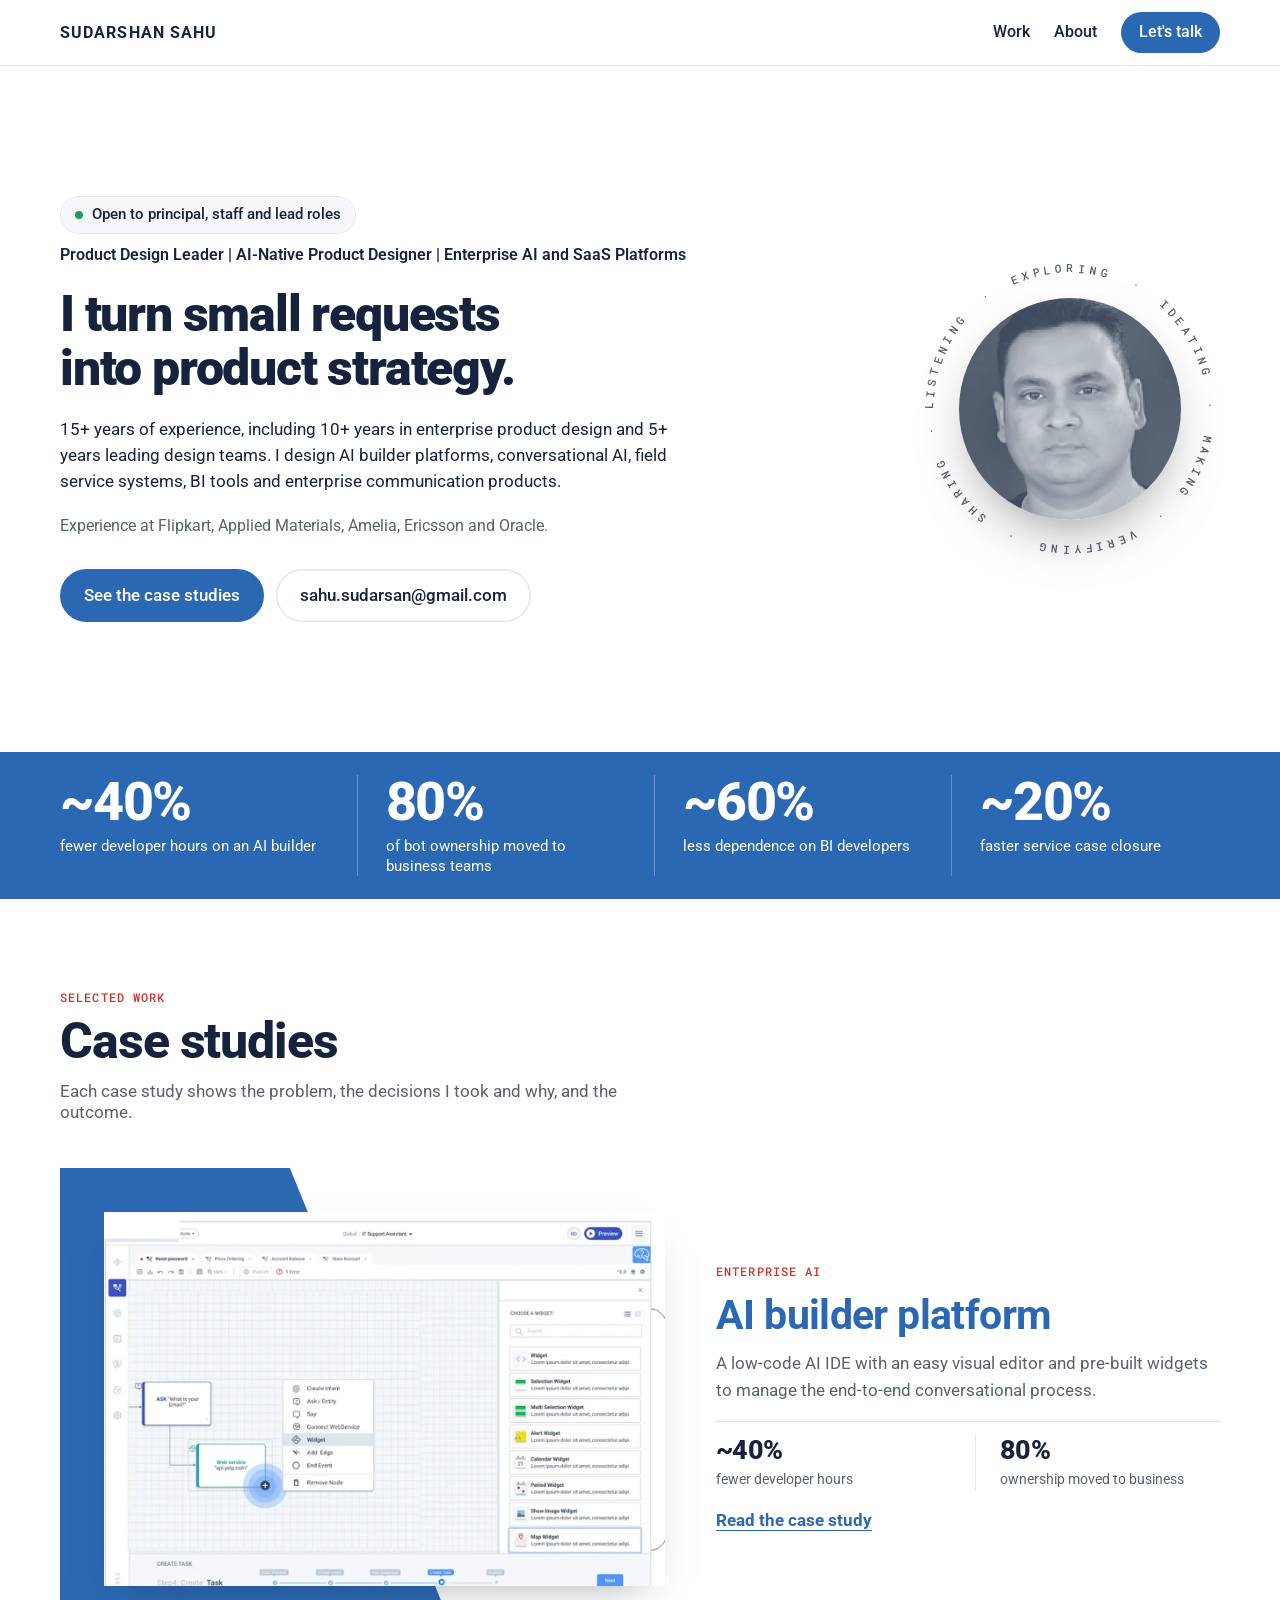
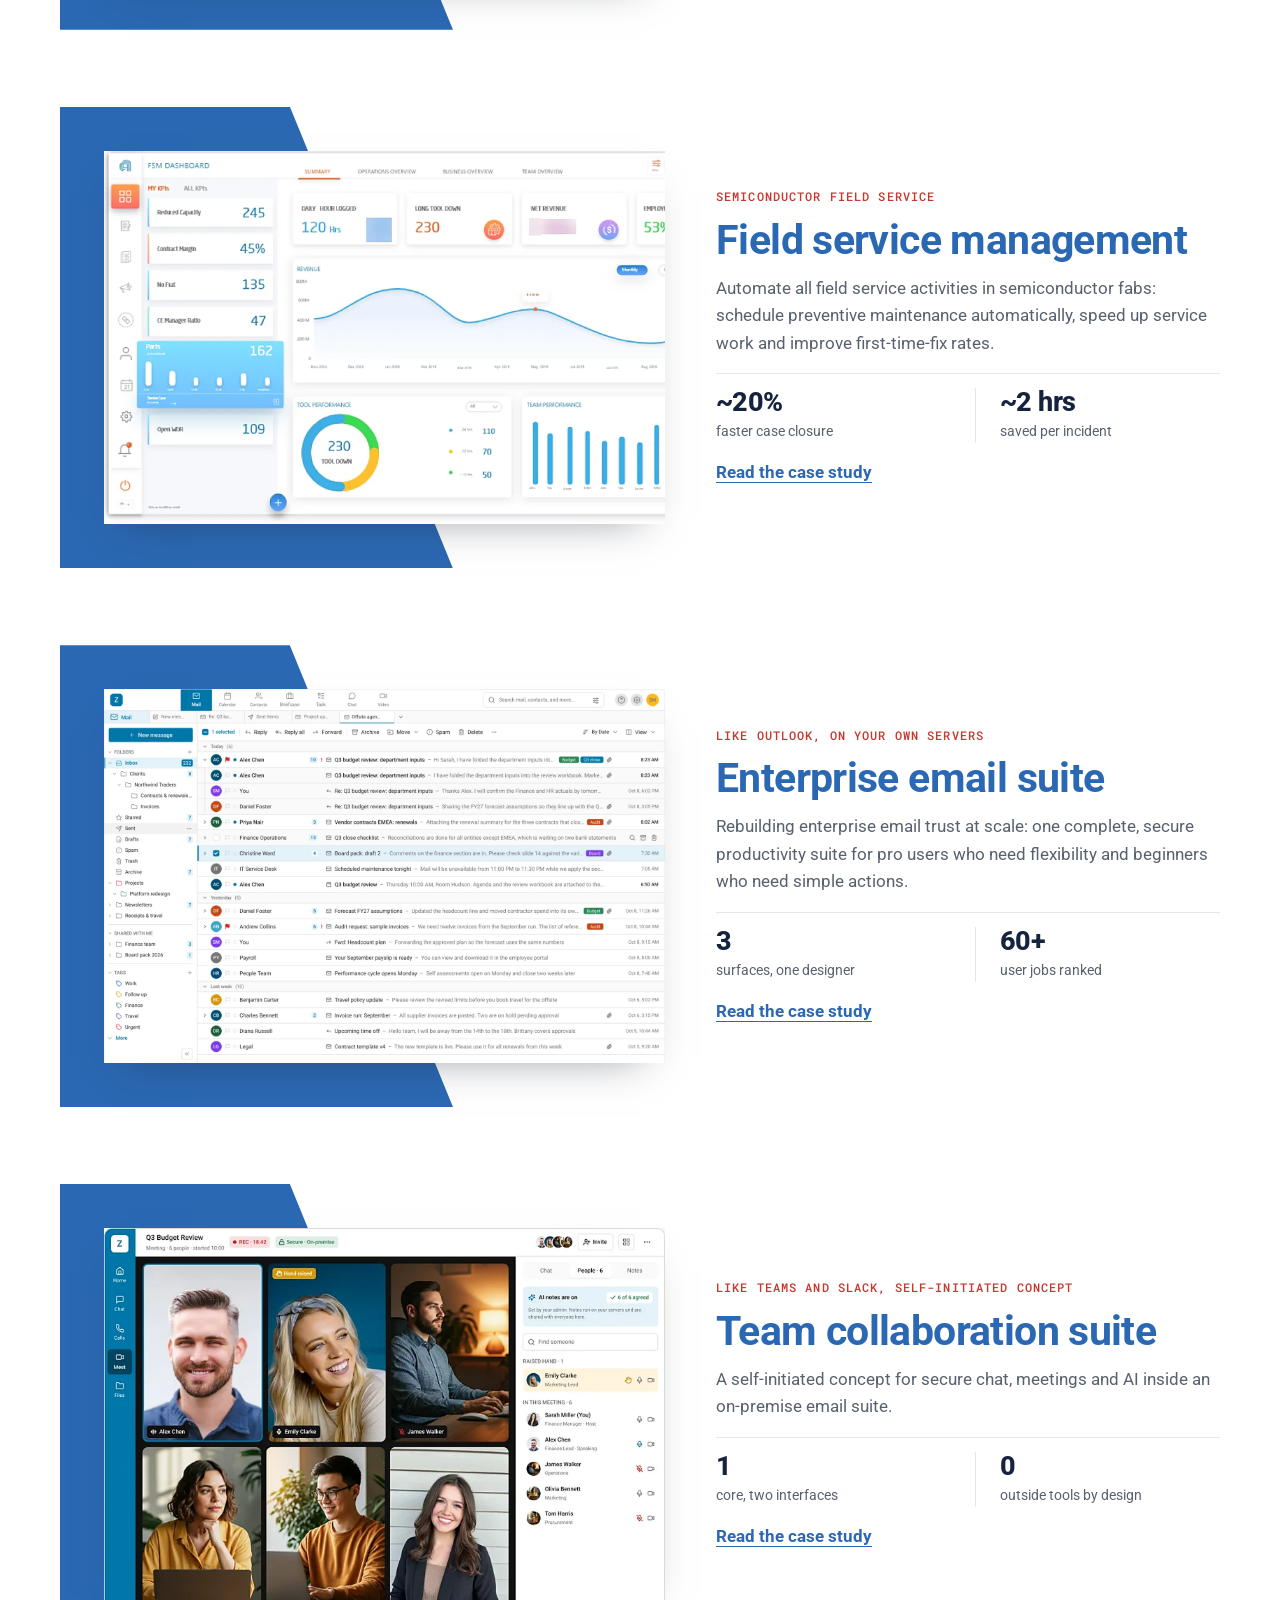
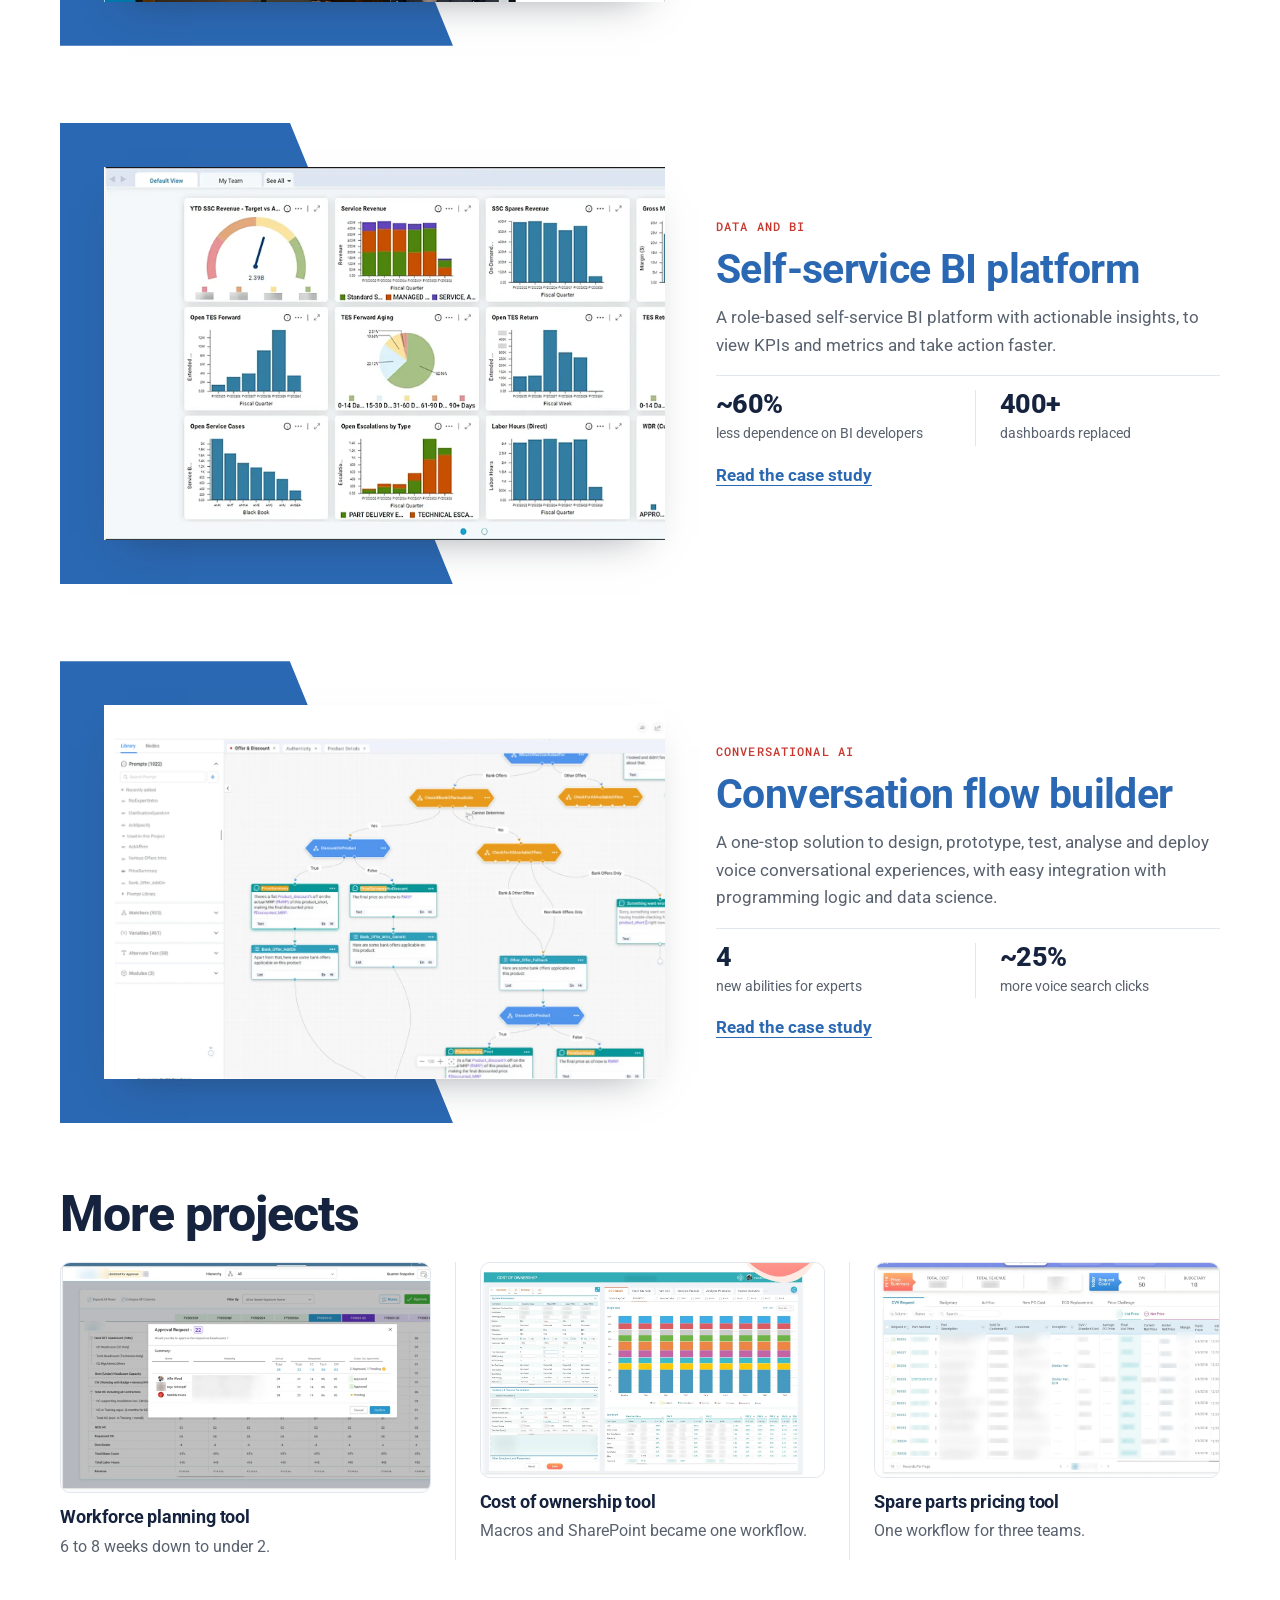
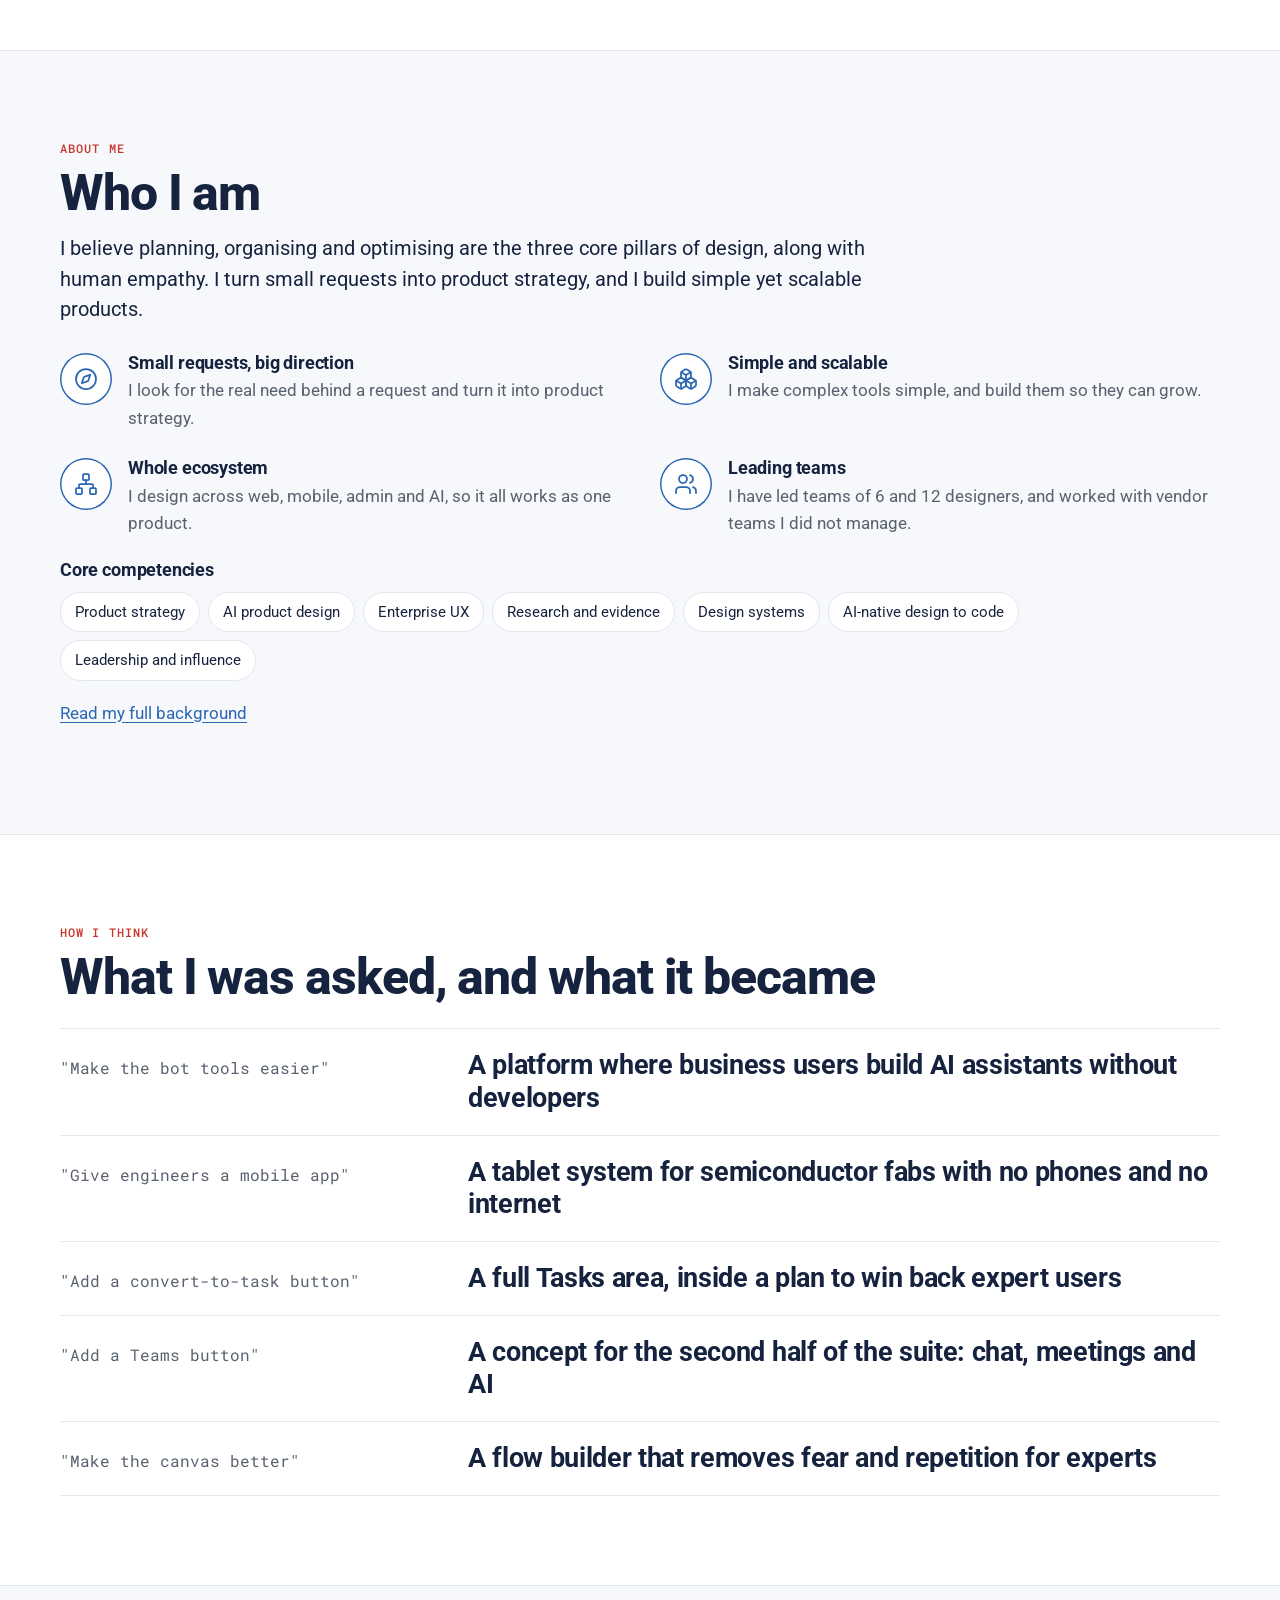
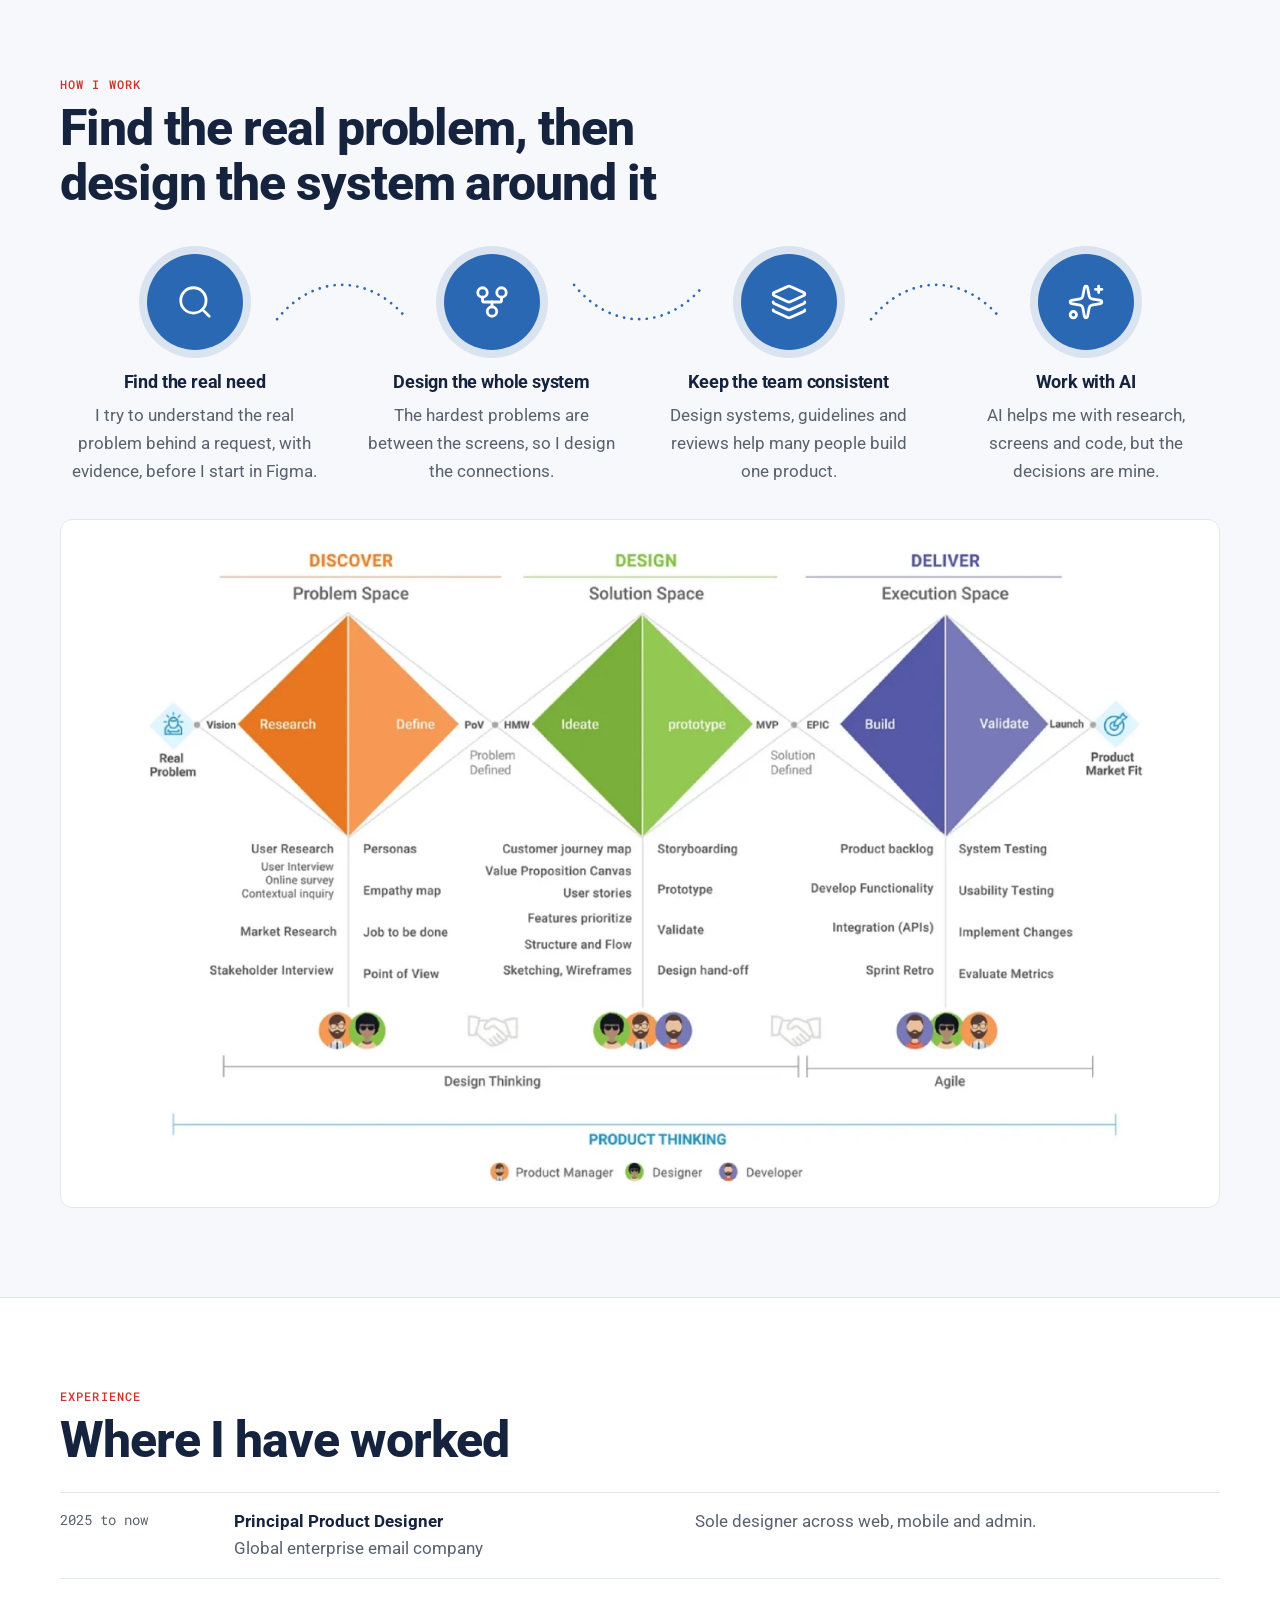
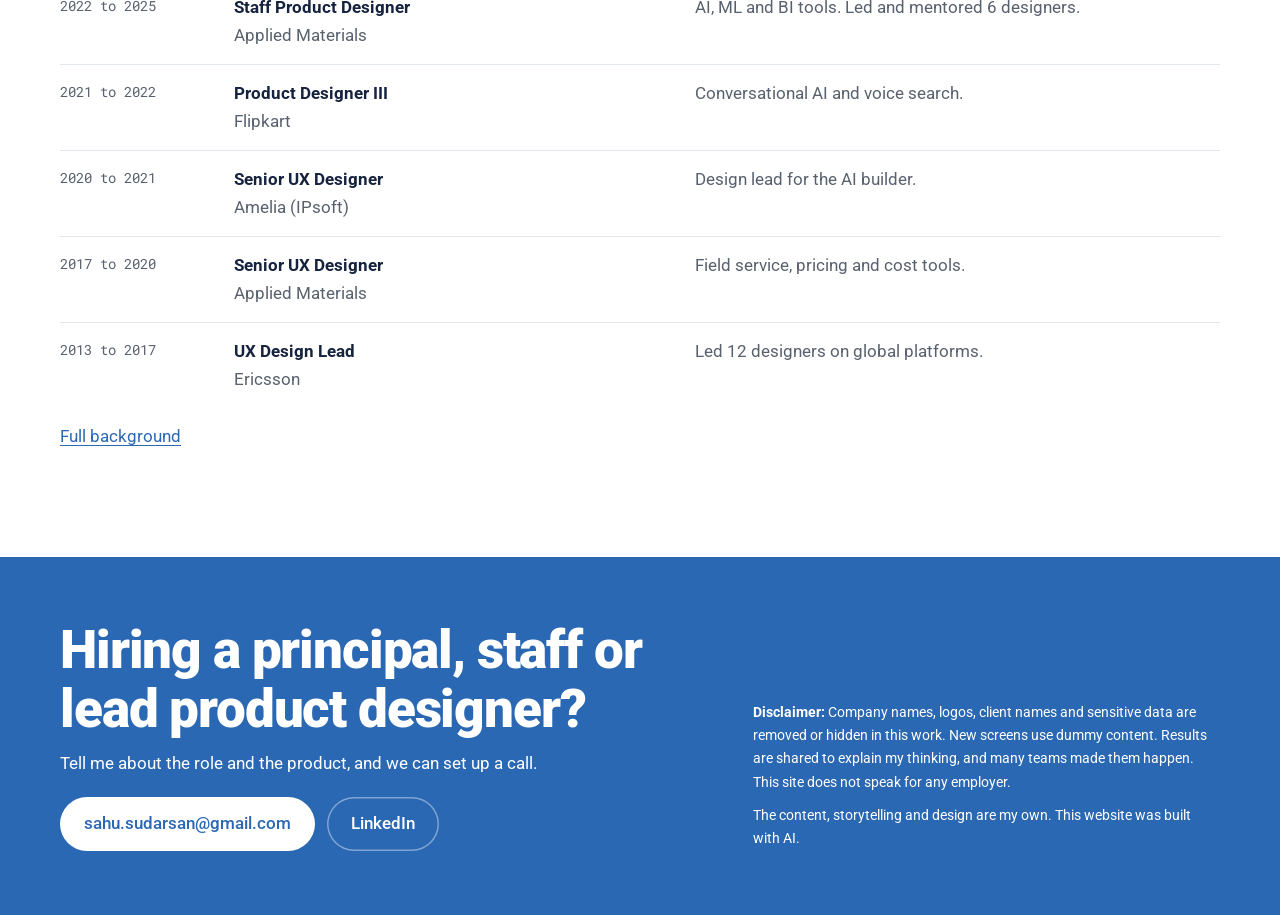
<file: index.html>
<!doctype html>
<html lang="en">
<head>
<meta charset="utf-8">
<meta name="viewport" content="width=device-width, initial-scale=1, viewport-fit=cover">
<meta name="claude:viewport-fit-sides" content="cover">
<title>Sudarshan Sahu, Product Design Leader</title>
<meta name="description" content="Product design leader with 15+ years in enterprise AI, data-heavy platforms and complex workflows. Open to principal, staff and lead roles.">
<script>if("scrollRestoration"in history)history.scrollRestoration="manual";if(!location.hash)addEventListener("pageshow",function(){scrollTo(0,0)})</script>
<link rel="preconnect" href="https://fonts.googleapis.com">
<link rel="preconnect" href="https://fonts.gstatic.com" crossorigin>
<link rel="stylesheet" href="https://fonts.googleapis.com/css2?family=Roboto:ital,wght@0,400;0,500;0,700;0,800;0,900;1,400&family=Roboto+Mono:wght@400;500&display=swap">
<link rel="stylesheet" href="assets/site.css">
</head>
<body>
<a class="skip" href="#main">Skip to content</a>
<header class="top"><div class="wrap topin">
<a class="brand" href="index.html">Sudarshan Sahu</a>
<nav aria-label="Main"><a href="index.html#work">Work</a><a href="about.html">About</a><a class="navcta" href="mailto:sahu.sudarsan@gmail.com">Let's talk</a></nav>
</div></header>
<main id="main">
<div class="fold"><div class="wrap hero"><div class="htext">
<p class="avail"><i></i>Open to principal, staff and lead roles</p>
<p class="whot">Product Design Leader | AI-Native Product Designer | Enterprise AI and SaaS Platforms</p>
<h1>I turn small requests into product strategy.</h1>
<p class="lede">15+ years of experience, including 10+ years in enterprise product design and 5+ years leading design teams. I design AI builder platforms, conversational AI, field service systems, BI tools and enterprise communication products.</p>
<p class="exp">Experience at Flipkart, Applied Materials, Amelia, Ericsson and Oracle.</p>
<div class="contact"><a class="btn" href="#work">See the case studies</a><a class="btn ghost" href="mailto:sahu.sudarsan@gmail.com">sahu.sudarsan@gmail.com</a></div></div>
<div class="wheel" aria-hidden="true"><svg class="ring" viewBox="0 0 400 400"><defs><path id="c" d="M200,200 m-182,0 a182,182 0 1,1 364,0 a182,182 0 1,1 -364,0"/></defs><text><textPath href="#c" textLength="1136" lengthAdjust="spacing">Listening &#160;&#183;&#160; Exploring &#160;&#183;&#160; Ideating &#160;&#183;&#160; Making &#160;&#183;&#160; Verifying &#160;&#183;&#160; Sharing &#160;&#183;&#160; </textPath></text></svg><img src="assets/img/me.webp" alt=""></div></div>
<div class="statband"><div class="wrap statrow">
<div><b class="count">~40%</b><span>fewer developer hours on an AI builder</span></div>
<div><b class="count">80%</b><span>of bot ownership moved to business teams</span></div>
<div><b class="count">~60%</b><span>less dependence on BI developers</span></div>
<div><b class="count">~20%</b><span>faster service case closure</span></div>

</div></div></div>
<section class="band" id="work"><div class="wrap"><p class="mono">Selected work</p><h2>Case studies</h2><p class="sub">Each case study shows the problem, the decisions I took and why, and the outcome.</p></div>
<div class="wrap stack"><a class="story" href="work/ai-builder.html"><div class="pic"><img src="assets/img/builder-catalog.webp" alt="" loading="lazy"></div><div class="stext"><p class="mono">Enterprise AI</p><h3>AI builder platform</h3><p class="tdesc">A low-code AI IDE with an easy visual editor and pre-built widgets to manage the end-to-end conversational process.</p><div class="tstats"><div><b>~40%</b><span>fewer developer hours</span></div><div><b>80%</b><span>ownership moved to business</span></div></div><span class="tgo">Read the case study</span></div></a><a class="story" href="work/field-service.html"><div class="pic"><img src="assets/img/field-dash1.webp" alt="" loading="lazy"></div><div class="stext"><p class="mono">Semiconductor field service</p><h3>Field service management</h3><p class="tdesc">Automate all field service activities in semiconductor fabs: schedule preventive maintenance automatically, speed up service work and improve first-time-fix rates.</p><div class="tstats"><div><b>~20%</b><span>faster case closure</span></div><div><b>~2 hrs</b><span>saved per incident</span></div></div><span class="tgo">Read the case study</span></div></a><a class="story" href="work/enterprise-email.html"><div class="pic"><img src="assets/img/eml-mail.webp" alt="" loading="lazy"></div><div class="stext"><p class="mono">Like Outlook, on your own servers</p><h3>Enterprise email suite</h3><p class="tdesc">Rebuilding enterprise email trust at scale: one complete, secure productivity suite for pro users who need flexibility and beginners who need simple actions.</p><div class="tstats"><div><b>3</b><span>surfaces, one designer</span></div><div><b>60+</b><span>user jobs ranked</span></div></div><span class="tgo">Read the case study</span></div></a><a class="story" href="work/team-collaboration.html"><div class="pic"><img src="assets/img/collab-pro.webp" alt="" loading="lazy"></div><div class="stext"><p class="mono">Like Teams and Slack, self-initiated concept</p><h3>Team collaboration suite</h3><p class="tdesc">A self-initiated concept for secure chat, meetings and AI inside an on-premise email suite.</p><div class="tstats"><div><b>1</b><span>core, two interfaces</span></div><div><b>0</b><span>outside tools by design</span></div></div><span class="tgo">Read the case study</span></div></a><a class="story" href="work/bi-platform.html"><div class="pic"><img src="assets/img/pu-190.webp" alt="" loading="lazy"></div><div class="stext"><p class="mono">Data and BI</p><h3>Self-service BI platform</h3><p class="tdesc">A role-based self-service BI platform with actionable insights, to view KPIs and metrics and take action faster.</p><div class="tstats"><div><b>~60%</b><span>less dependence on BI developers</span></div><div><b>400+</b><span>dashboards replaced</span></div></div><span class="tgo">Read the case study</span></div></a><a class="story" href="work/conversation-flow-builder.html"><div class="pic"><img src="assets/img/flow-where.webp" alt="" loading="lazy"></div><div class="stext"><p class="mono">Conversational AI</p><h3>Conversation flow builder</h3><p class="tdesc">A one-stop solution to design, prototype, test, analyse and deploy voice conversational experiences, with easy integration with programming logic and data science.</p><div class="tstats"><div><b>4</b><span>new abilities for experts</span></div><div><b>~25%</b><span>more voice search clicks</span></div></div><span class="tgo">Read the case study</span></div></a></div>
<div class="wrap more"><h2 class="sm">More projects</h2><div class="small three"><a class="card" href="work/workforce-planning.html"><div class="thumb"><img src="assets/img/plan-a.webp" alt="" loading="lazy"></div><h3>Workforce planning tool</h3><p>6 to 8 weeks down to under 2.</p></a><a class="card" href="work/cost-of-ownership.html"><div class="thumb"><img src="assets/img/coo-b.webp" alt="" loading="lazy"></div><h3>Cost of ownership tool</h3><p>Macros and SharePoint became one workflow.</p></a><a class="card" href="work/pricing.html"><div class="thumb"><img src="assets/img/price-a.webp" alt="" loading="lazy"></div><h3>Spare parts pricing tool</h3><p>One workflow for three teams.</p></a></div></div>
</section>
<section class="band alt"><div class="wrap"><p class="mono">About me</p><h2>Who I am</h2><p class="belief">I believe planning, organising and optimising are the three core pillars of design, along with human empathy. I turn small requests into product strategy, and I build simple yet scalable products.</p><div class="abs"><div class="ab"><span class="ico"><svg viewBox="0 0 24 24" fill="none" stroke="currentColor" stroke-width="1.75" stroke-linecap="round" stroke-linejoin="round" aria-hidden="true" focusable="false"><circle cx="12" cy="12" r="10" /><path d="m16.24 7.76-1.804 5.411a2 2 0 0 1-1.265 1.265L7.76 16.24l1.804-5.411a2 2 0 0 1 1.265-1.265z" /></svg></span><div><h3>Small requests, big direction</h3><p>I look for the real need behind a request and turn it into product strategy.</p></div></div><div class="ab"><span class="ico"><svg viewBox="0 0 24 24" fill="none" stroke="currentColor" stroke-width="1.75" stroke-linecap="round" stroke-linejoin="round" aria-hidden="true" focusable="false"><path d="M2.97 12.92A2 2 0 0 0 2 14.63v3.24a2 2 0 0 0 .97 1.71l3 1.8a2 2 0 0 0 2.06 0L12 19v-5.5l-5-3-4.03 2.42Z" /><path d="m7 16.5-4.74-2.85" /><path d="m7 16.5 5-3" /><path d="M7 16.5v5.17" /><path d="M12 13.5V19l3.97 2.38a2 2 0 0 0 2.06 0l3-1.8a2 2 0 0 0 .97-1.71v-3.24a2 2 0 0 0-.97-1.71L17 10.5l-5 3Z" /><path d="m17 16.5-5-3" /><path d="m17 16.5 4.74-2.85" /><path d="M17 16.5v5.17" /><path d="M7.97 4.42A2 2 0 0 0 7 6.13v4.37l5 3 5-3V6.13a2 2 0 0 0-.97-1.71l-3-1.8a2 2 0 0 0-2.06 0l-3 1.8Z" /><path d="M12 8 7.26 5.15" /><path d="m12 8 4.74-2.85" /><path d="M12 13.5V8" /></svg></span><div><h3>Simple and scalable</h3><p>I make complex tools simple, and build them so they can grow.</p></div></div><div class="ab"><span class="ico"><svg viewBox="0 0 24 24" fill="none" stroke="currentColor" stroke-width="1.75" stroke-linecap="round" stroke-linejoin="round" aria-hidden="true" focusable="false"><rect x="16" y="16" width="6" height="6" rx="1" /><rect x="2" y="16" width="6" height="6" rx="1" /><rect x="9" y="2" width="6" height="6" rx="1" /><path d="M5 16v-3a1 1 0 0 1 1-1h12a1 1 0 0 1 1 1v3" /><path d="M12 12V8" /></svg></span><div><h3>Whole ecosystem</h3><p>I design across web, mobile, admin and AI, so it all works as one product.</p></div></div><div class="ab"><span class="ico"><svg viewBox="0 0 24 24" fill="none" stroke="currentColor" stroke-width="1.75" stroke-linecap="round" stroke-linejoin="round" aria-hidden="true" focusable="false"><path d="M16 21v-2a4 4 0 0 0-4-4H6a4 4 0 0 0-4 4v2" /><path d="M16 3.128a4 4 0 0 1 0 7.744" /><path d="M22 21v-2a4 4 0 0 0-3-3.87" /><circle cx="9" cy="7" r="4" /></svg></span><div><h3>Leading teams</h3><p>I have led teams of 6 and 12 designers, and worked with vendor teams I did not manage.</p></div></div></div><h3 class="comph">Core competencies</h3><ul class="compchips"><li>Product strategy</li><li>AI product design</li><li>Enterprise UX</li><li>Research and evidence</li><li>Design systems</li><li>AI-native design to code</li><li>Leadership and influence</li></ul><p class="sub"><a href="about.html">Read my full background</a></p></div></section>
<section class="band"><div class="wrap"><p class="mono">How I think</p><h2>What I was asked, and what it became</h2><div class="asked"><a class="row" href="work/ai-builder.html"><q>"Make the bot tools easier"</q><b><span>A platform where business users build AI assistants without developers</span></b></a><a class="row" href="work/field-service.html"><q>"Give engineers a mobile app"</q><b><span>A tablet system for semiconductor fabs with no phones and no internet</span></b></a><a class="row" href="work/enterprise-email.html"><q>"Add a convert-to-task button"</q><b><span>A full Tasks area, inside a plan to win back expert users</span></b></a><a class="row" href="work/team-collaboration.html"><q>"Add a Teams button"</q><b><span>A concept for the second half of the suite: chat, meetings and AI</span></b></a><a class="row" href="work/conversation-flow-builder.html"><q>"Make the canvas better"</q><b><span>A flow builder that removes fear and repetition for experts</span></b></a></div></div></section>
<section class="band alt" id="process"><div class="wrap"><p class="mono">How I work</p><h2>Find the real problem, then design the system around it</h2><ol class="ways"><li class="way"><span class="circ"><svg viewBox="0 0 24 24" fill="none" stroke="currentColor" stroke-width="1.75" stroke-linecap="round" stroke-linejoin="round" aria-hidden="true" focusable="false"><path d="m21 21-4.34-4.34" /><circle cx="11" cy="11" r="8" /></svg></span><svg class="arc" viewBox="0 0 136 56" aria-hidden="true" focusable="false"><path class="dots" d="M6 44 C 40 2, 90 2, 124 40"/></svg><h3>Find the real need</h3><p>I try to understand the real problem behind a request, with evidence, before I start in Figma.</p></li><li class="way"><span class="circ"><svg viewBox="0 0 24 24" fill="none" stroke="currentColor" stroke-width="1.75" stroke-linecap="round" stroke-linejoin="round" aria-hidden="true" focusable="false"><circle cx="12" cy="18" r="3" /><circle cx="6" cy="6" r="3" /><circle cx="18" cy="6" r="3" /><path d="M18 9v2c0 .6-.4 1-1 1H7c-.6 0-1-.4-1-1V9" /><path d="M12 12v3" /></svg></span><svg class="arc" viewBox="0 0 136 56" aria-hidden="true" focusable="false"><path class="dots" d="M6 12 C 40 54, 90 54, 124 16"/></svg><h3>Design the whole system</h3><p>The hardest problems are between the screens, so I design the connections.</p></li><li class="way"><span class="circ"><svg viewBox="0 0 24 24" fill="none" stroke="currentColor" stroke-width="1.75" stroke-linecap="round" stroke-linejoin="round" aria-hidden="true" focusable="false"><path d="M12.83 2.18a2 2 0 0 0-1.66 0L2.6 6.08a1 1 0 0 0 0 1.83l8.58 3.91a2 2 0 0 0 1.66 0l8.58-3.9a1 1 0 0 0 0-1.83z" /><path d="M2 12a1 1 0 0 0 .58.91l8.6 3.91a2 2 0 0 0 1.65 0l8.58-3.9A1 1 0 0 0 22 12" /><path d="M2 17a1 1 0 0 0 .58.91l8.6 3.91a2 2 0 0 0 1.65 0l8.58-3.9A1 1 0 0 0 22 17" /></svg></span><svg class="arc" viewBox="0 0 136 56" aria-hidden="true" focusable="false"><path class="dots" d="M6 44 C 40 2, 90 2, 124 40"/></svg><h3>Keep the team consistent</h3><p>Design systems, guidelines and reviews help many people build one product.</p></li><li class="way"><span class="circ"><svg viewBox="0 0 24 24" fill="none" stroke="currentColor" stroke-width="1.75" stroke-linecap="round" stroke-linejoin="round" aria-hidden="true" focusable="false"><path d="M11.017 2.814a1 1 0 0 1 1.966 0l1.051 5.558a2 2 0 0 0 1.594 1.594l5.558 1.051a1 1 0 0 1 0 1.966l-5.558 1.051a2 2 0 0 0-1.594 1.594l-1.051 5.558a1 1 0 0 1-1.966 0l-1.051-5.558a2 2 0 0 0-1.594-1.594l-5.558-1.051a1 1 0 0 1 0-1.966l5.558-1.051a2 2 0 0 0 1.594-1.594z" /><path d="M20 2v4" /><path d="M22 4h-4" /><circle cx="4" cy="20" r="2" /></svg></span><h3>Work with AI</h3><p>AI helps me with research, screens and code, but the decisions are mine.</p></li></ol><figure class="procimg"><img src="assets/img/process.webp" alt="My end to end process. Discover: research and define in the problem space. Design: ideate and prototype in the solution space. Deliver: build and validate in the execution space. It runs from a real problem to product market fit, with design thinking, agile and product thinking across the stages." loading="lazy"></figure></div></section>
<section class="band"><div class="wrap"><p class="mono">Experience</p><h2>Where I have worked</h2><dl class="career"><div><dt>2025 to now</dt><dd><b>Principal Product Designer</b><span class="co">Global enterprise email company</span></dd><dd class="imp">Sole designer across web, mobile and admin.</dd></div><div><dt>2022 to 2025</dt><dd><b>Staff Product Designer</b><span class="co">Applied Materials</span></dd><dd class="imp">AI, ML and BI tools. Led and mentored 6 designers.</dd></div><div><dt>2021 to 2022</dt><dd><b>Product Designer III</b><span class="co">Flipkart</span></dd><dd class="imp">Conversational AI and voice search.</dd></div><div><dt>2020 to 2021</dt><dd><b>Senior UX Designer</b><span class="co">Amelia (IPsoft)</span></dd><dd class="imp">Design lead for the AI builder.</dd></div><div><dt>2017 to 2020</dt><dd><b>Senior UX Designer</b><span class="co">Applied Materials</span></dd><dd class="imp">Field service, pricing and cost tools.</dd></div><div><dt>2013 to 2017</dt><dd><b>UX Design Lead</b><span class="co">Ericsson</span></dd><dd class="imp">Led 12 designers on global platforms.</dd></div></dl><p class="sub" style="margin-top:18px"><a href="about.html">Full background</a></p></div></section>
</main>
<footer class="foot"><div class="wrap footin">
<div><h2>Hiring a principal, staff or lead product designer?</h2>
<p>Tell me about the role and the product, and we can set up a call.</p>
<p class="contact"><a class="btn" href="mailto:sahu.sudarsan@gmail.com">sahu.sudarsan@gmail.com</a><a class="btn ghost" href="https://www.linkedin.com/in/sudarshansahu" target="_blank" rel="noopener">LinkedIn</a></p></div>
<div><p class="legal"><b>Disclaimer:</b> Company names, logos, client names and sensitive data are removed or hidden in this work. New screens use dummy content. Results are shared to explain my thinking, and many teams made them happen. This site does not speak for any employer.</p><p class="legal">The content, storytelling and design are my own. This website was built with AI.</p></div>
</div></footer>
<dialog id="lb" aria-label="Larger image"><button type="button" aria-label="Close">Close</button><img alt=""></dialog>
<script src="assets/site.js" defer></script>
</body></html>
</file>
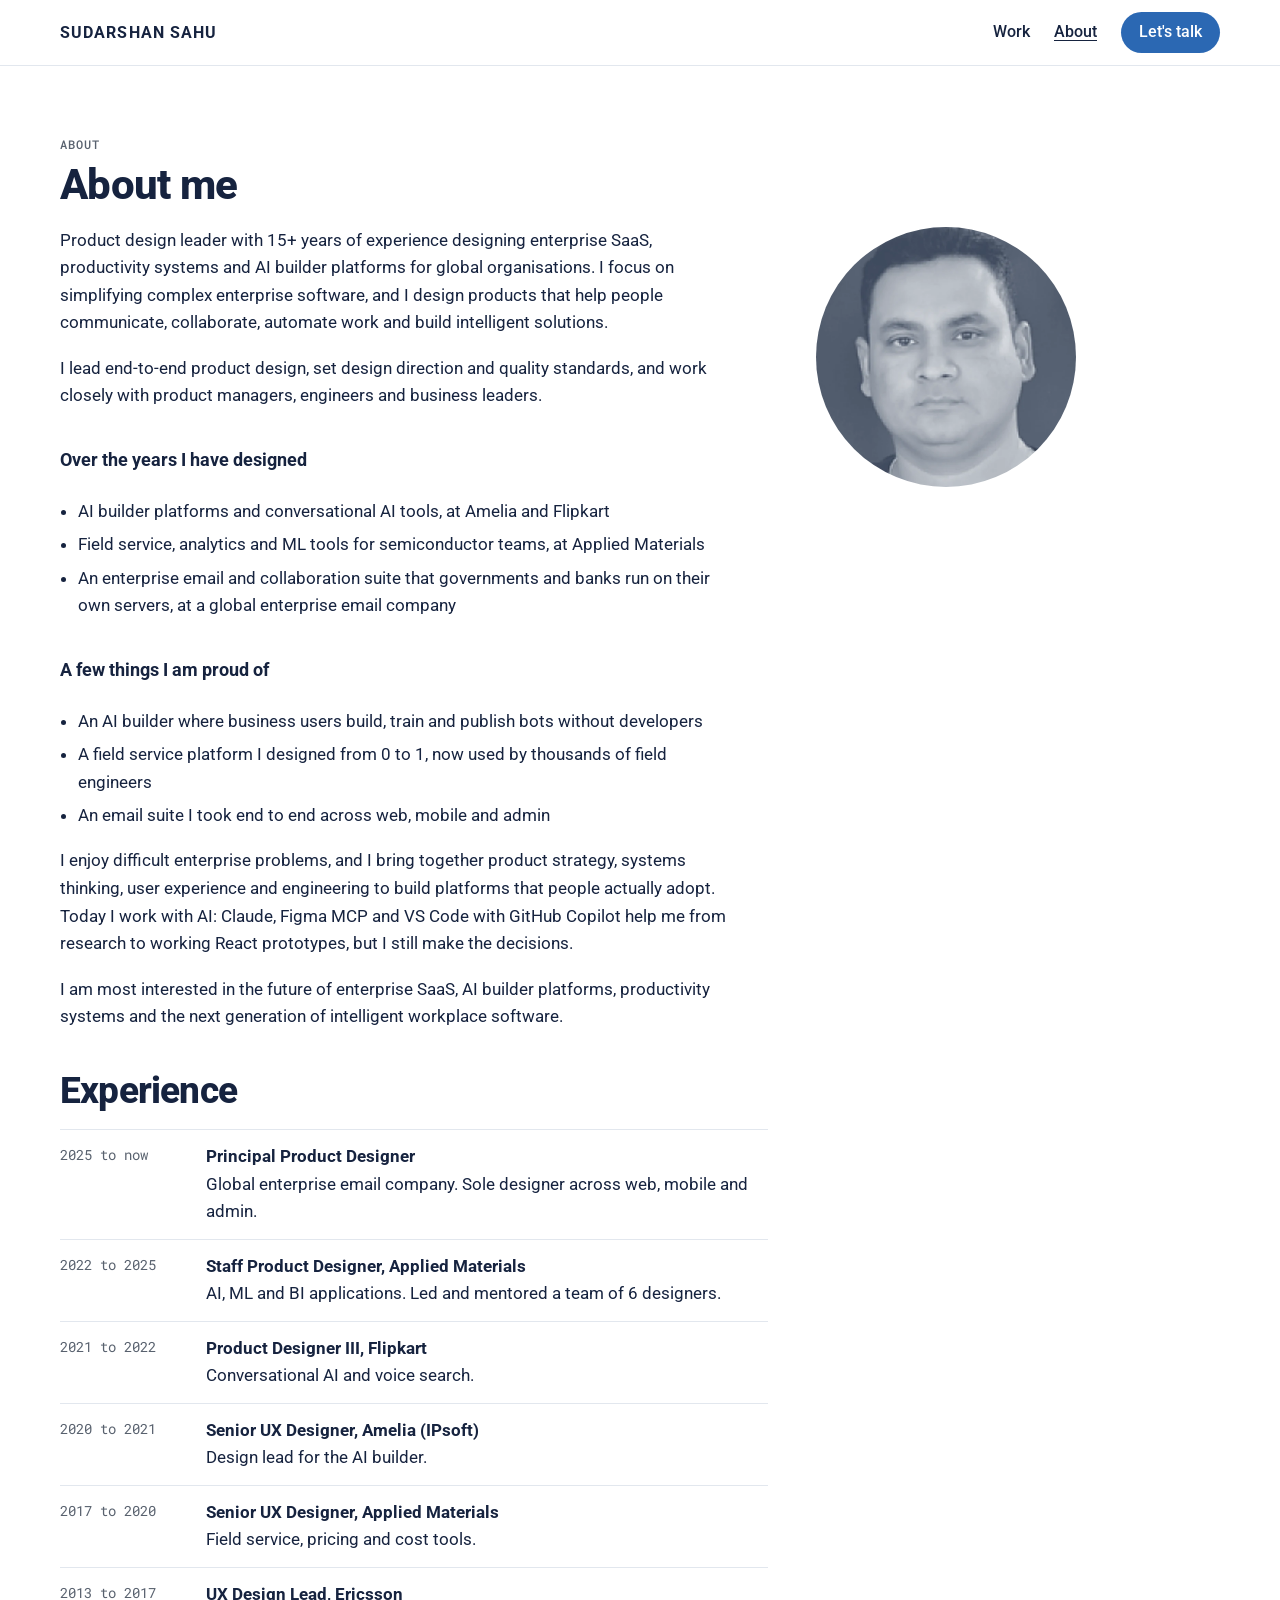
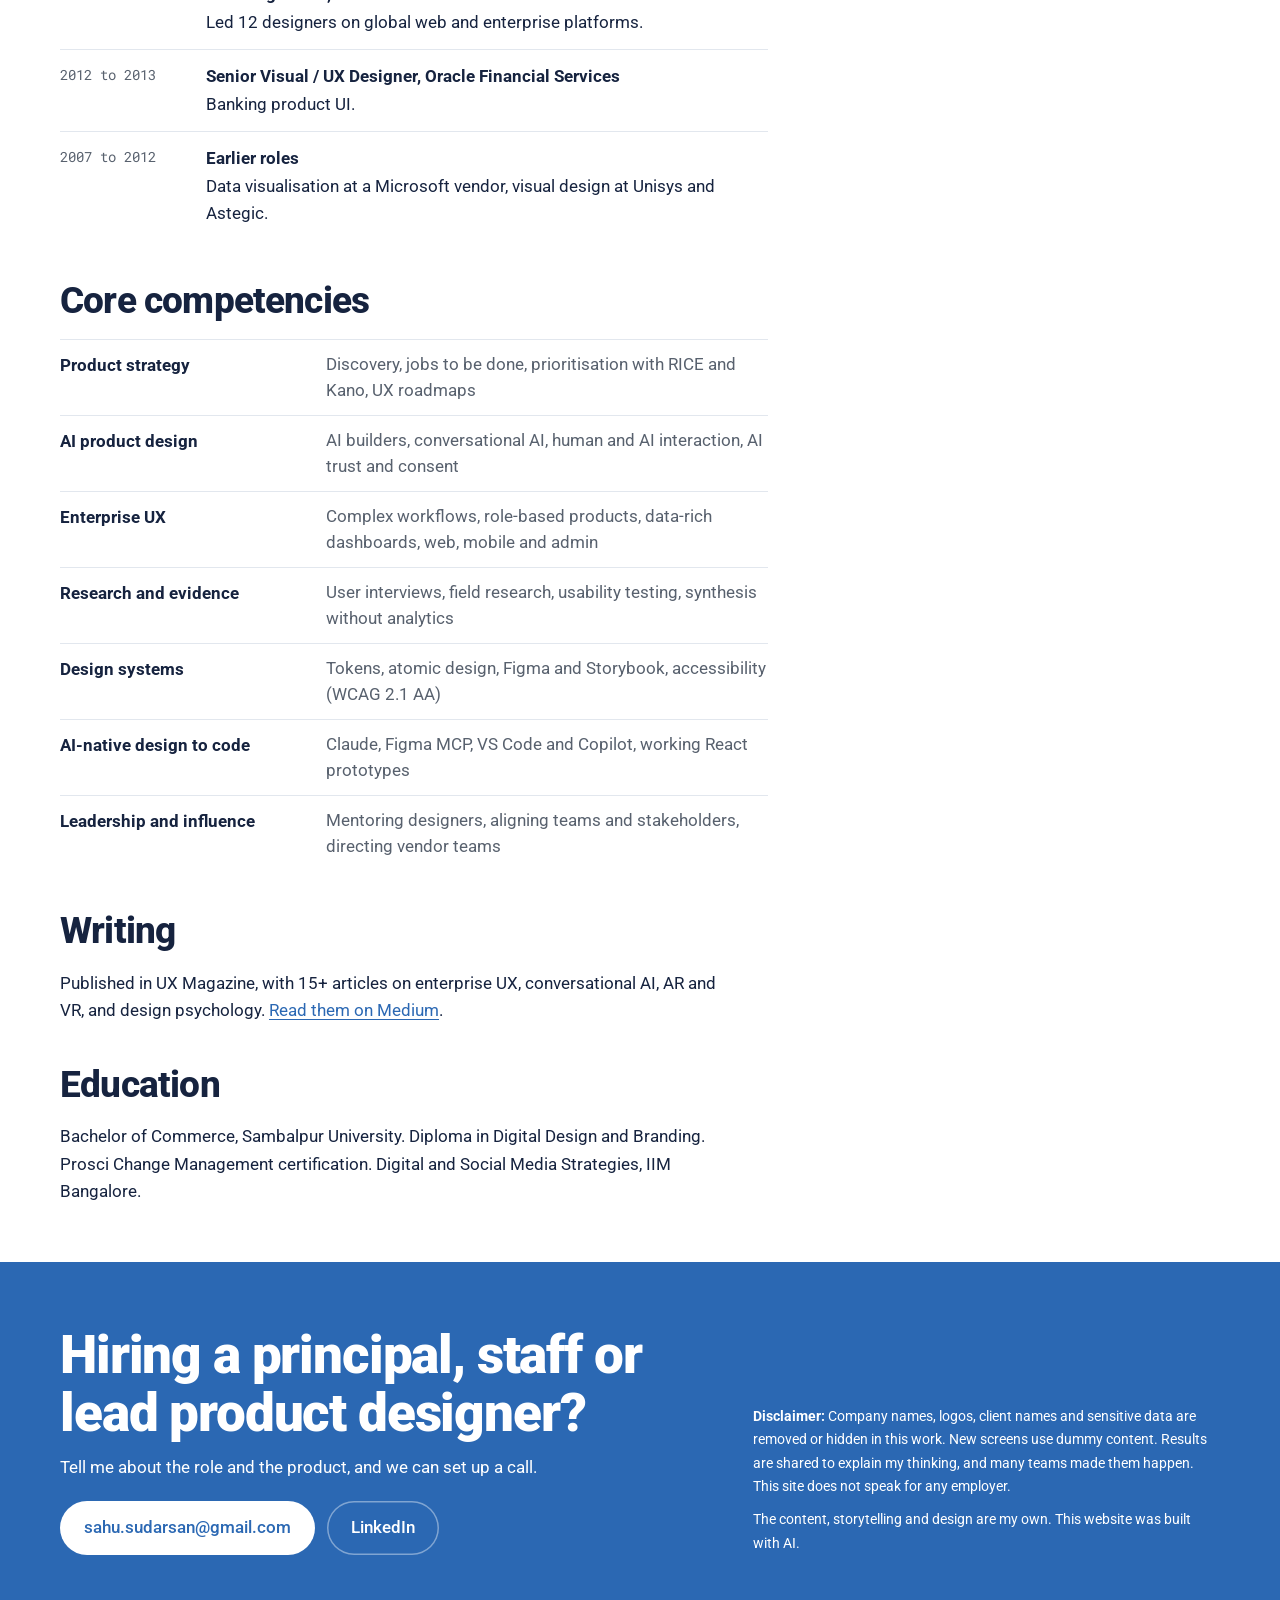
<file: about.html>
<!doctype html>
<html lang="en">
<head>
<meta charset="utf-8">
<meta name="viewport" content="width=device-width, initial-scale=1, viewport-fit=cover">
<meta name="claude:viewport-fit-sides" content="cover">
<title>About Sudarshan Sahu</title>
<meta name="description" content="Experience, skills and writing of Sudarshan Sahu, product design leader.">
<script>if("scrollRestoration"in history)history.scrollRestoration="manual";if(!location.hash)addEventListener("pageshow",function(){scrollTo(0,0)})</script>
<link rel="preconnect" href="https://fonts.googleapis.com">
<link rel="preconnect" href="https://fonts.gstatic.com" crossorigin>
<link rel="stylesheet" href="https://fonts.googleapis.com/css2?family=Roboto:ital,wght@0,400;0,500;0,700;0,800;0,900;1,400&family=Roboto+Mono:wght@400;500&display=swap">
<link rel="stylesheet" href="assets/site.css">
</head>
<body>
<a class="skip" href="#main">Skip to content</a>
<header class="top"><div class="wrap topin">
<a class="brand" href="index.html">Sudarshan Sahu</a>
<nav aria-label="Main"><a href="index.html#work">Work</a><a href="about.html" aria-current="page">About</a><a class="navcta" href="mailto:sahu.sudarsan@gmail.com">Let's talk</a></nav>
</div></header>
<main id="main"><div class="wrap chead plain"><p class="mono">About</p><h1>About me</h1></div>
<div class="wrap aboutgrid"><div class="body" style="gap:40px">
<section><p>Product design leader with 15+ years of experience designing enterprise SaaS, productivity systems and AI builder platforms for global organisations. I focus on simplifying complex enterprise software, and I design products that help people communicate, collaborate, automate work and build intelligent solutions.</p>
<p>I lead end-to-end product design, set design direction and quality standards, and work closely with product managers, engineers and business leaders.</p>
<p class="abh">Over the years I have designed</p>
<ul><li>AI builder platforms and conversational AI tools, at Amelia and Flipkart</li><li>Field service, analytics and ML tools for semiconductor teams, at Applied Materials</li><li>An enterprise email and collaboration suite that governments and banks run on their own servers, at a global enterprise email company</li></ul>
<p class="abh">A few things I am proud of</p>
<ul><li>An AI builder where business users build, train and publish bots without developers</li><li>A field service platform I designed from 0 to 1, now used by thousands of field engineers</li><li>An email suite I took end to end across web, mobile and admin</li></ul>
<p>I enjoy difficult enterprise problems, and I bring together product strategy, systems thinking, user experience and engineering to build platforms that people actually adopt. Today I work with AI: Claude, Figma MCP and VS Code with GitHub Copilot help me from research to working React prototypes, but I still make the decisions.</p>
<p>I am most interested in the future of enterprise SaaS, AI builder platforms, productivity systems and the next generation of intelligent workplace software.</p></section>
<section><h2>Experience</h2><dl class="tl"><div><dt>2025 to now</dt><dd><b>Principal Product Designer</b>Global enterprise email company. Sole designer across web, mobile and admin.</dd></div><div><dt>2022 to 2025</dt><dd><b>Staff Product Designer, Applied Materials</b>AI, ML and BI applications. Led and mentored a team of 6 designers.</dd></div><div><dt>2021 to 2022</dt><dd><b>Product Designer III, Flipkart</b>Conversational AI and voice search.</dd></div><div><dt>2020 to 2021</dt><dd><b>Senior UX Designer, Amelia (IPsoft)</b>Design lead for the AI builder.</dd></div><div><dt>2017 to 2020</dt><dd><b>Senior UX Designer, Applied Materials</b>Field service, pricing and cost tools.</dd></div><div><dt>2013 to 2017</dt><dd><b>UX Design Lead, Ericsson</b>Led 12 designers on global web and enterprise platforms.</dd></div><div><dt>2012 to 2013</dt><dd><b>Senior Visual / UX Designer, Oracle Financial Services</b>Banking product UI.</dd></div><div><dt>2007 to 2012</dt><dd><b>Earlier roles</b>Data visualisation at a Microsoft vendor, visual design at Unisys and Astegic.</dd></div></dl></section>
<section><h2>Core competencies</h2><dl class="comp"><div><dt>Product strategy</dt><dd>Discovery, jobs to be done, prioritisation with RICE and Kano, UX roadmaps</dd></div><div><dt>AI product design</dt><dd>AI builders, conversational AI, human and AI interaction, AI trust and consent</dd></div><div><dt>Enterprise UX</dt><dd>Complex workflows, role-based products, data-rich dashboards, web, mobile and admin</dd></div><div><dt>Research and evidence</dt><dd>User interviews, field research, usability testing, synthesis without analytics</dd></div><div><dt>Design systems</dt><dd>Tokens, atomic design, Figma and Storybook, accessibility (WCAG 2.1 AA)</dd></div><div><dt>AI-native design to code</dt><dd>Claude, Figma MCP, VS Code and Copilot, working React prototypes</dd></div><div><dt>Leadership and influence</dt><dd>Mentoring designers, aligning teams and stakeholders, directing vendor teams</dd></div></dl></section>
<section><h2>Writing</h2><p>Published in UX Magazine, with 15+ articles on enterprise UX, conversational AI, AR and VR, and design psychology. <a href="https://medium.com/@sahu.sudarsan" target="_blank" rel="noopener">Read them on Medium</a>.</p></section>
<section><h2>Education</h2><p>Bachelor of Commerce, Sambalpur University. Diploma in Digital Design and Branding. Prosci Change Management certification. Digital and Social Media Strategies, IIM Bangalore.</p></section>
</div><img class="me" src="assets/img/me.webp" alt="Portrait of Sudarshan Sahu"></div><div style="height:56px"></div></main>
<footer class="foot"><div class="wrap footin">
<div><h2>Hiring a principal, staff or lead product designer?</h2>
<p>Tell me about the role and the product, and we can set up a call.</p>
<p class="contact"><a class="btn" href="mailto:sahu.sudarsan@gmail.com">sahu.sudarsan@gmail.com</a><a class="btn ghost" href="https://www.linkedin.com/in/sudarshansahu" target="_blank" rel="noopener">LinkedIn</a></p></div>
<div><p class="legal"><b>Disclaimer:</b> Company names, logos, client names and sensitive data are removed or hidden in this work. New screens use dummy content. Results are shared to explain my thinking, and many teams made them happen. This site does not speak for any employer.</p><p class="legal">The content, storytelling and design are my own. This website was built with AI.</p></div>
</div></footer>
<dialog id="lb" aria-label="Larger image"><button type="button" aria-label="Close">Close</button><img alt=""></dialog>
<script src="assets/site.js" defer></script>
</body></html>
</file>
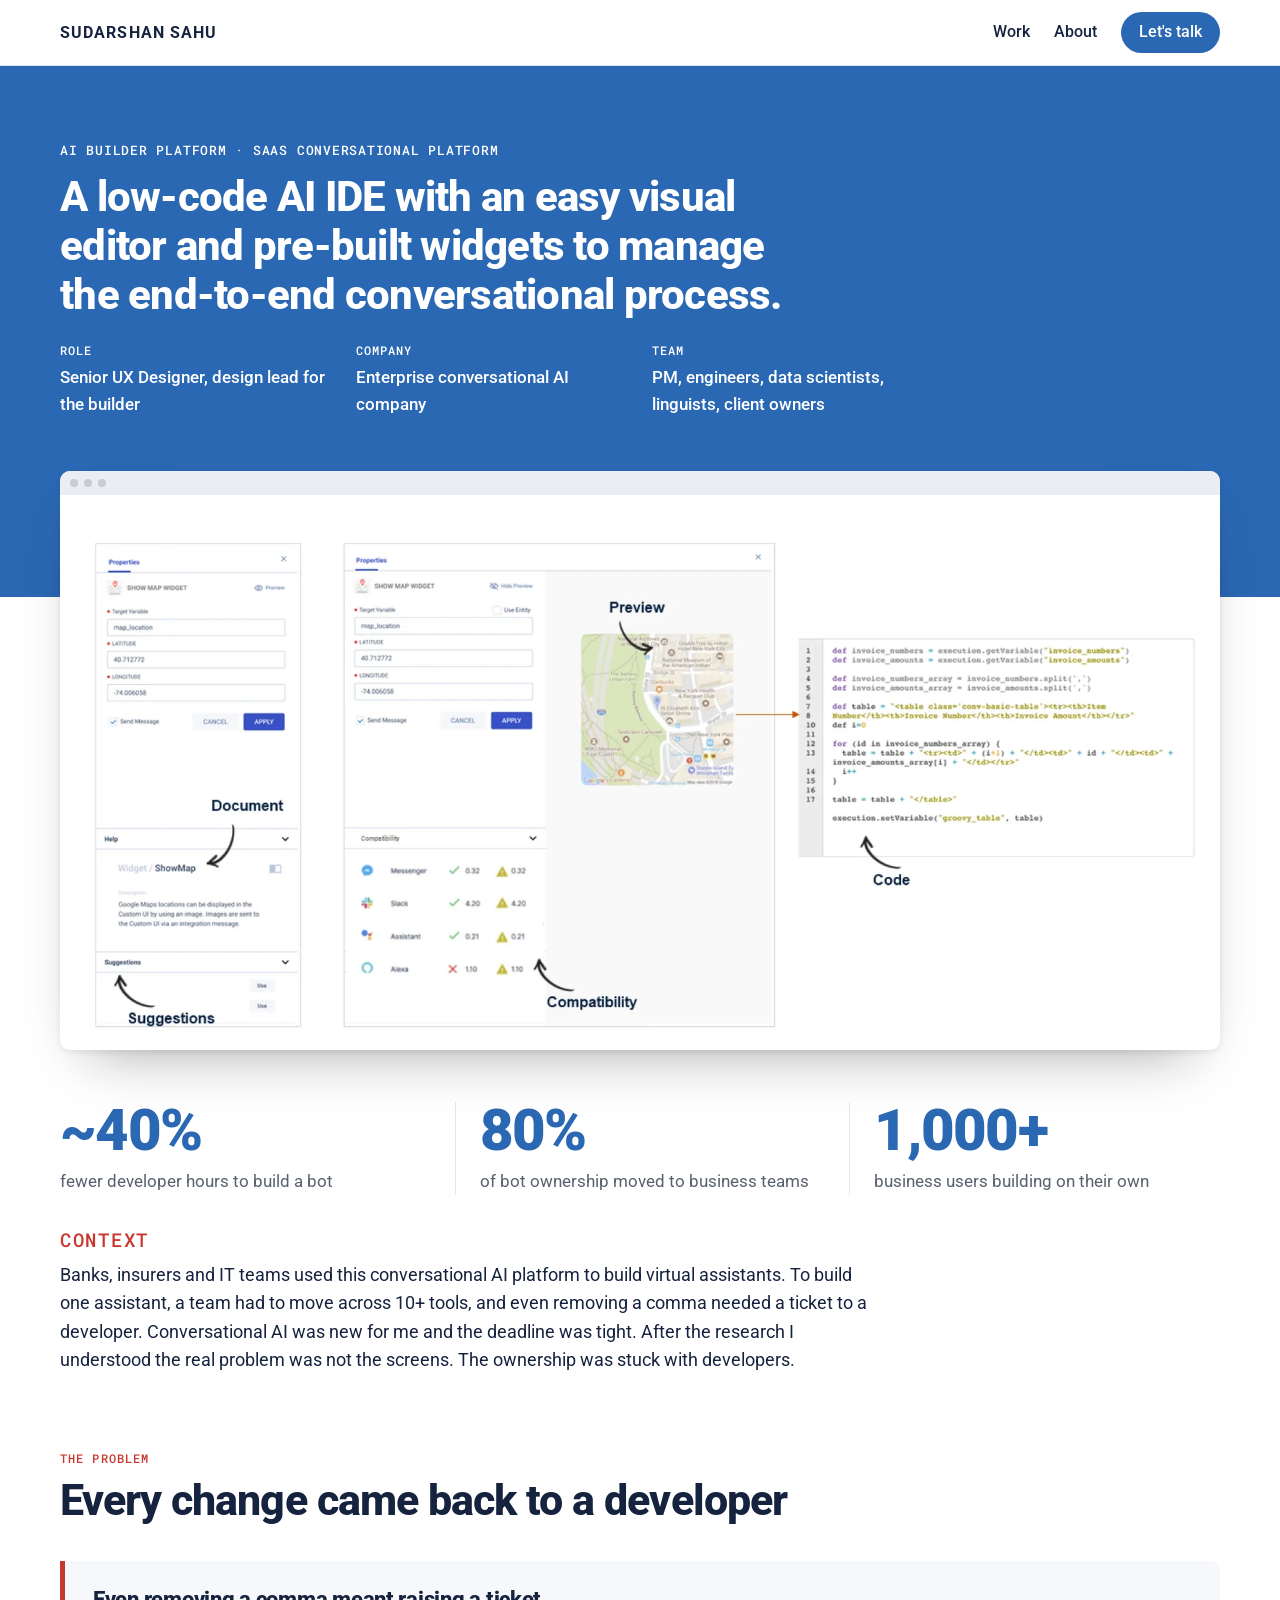
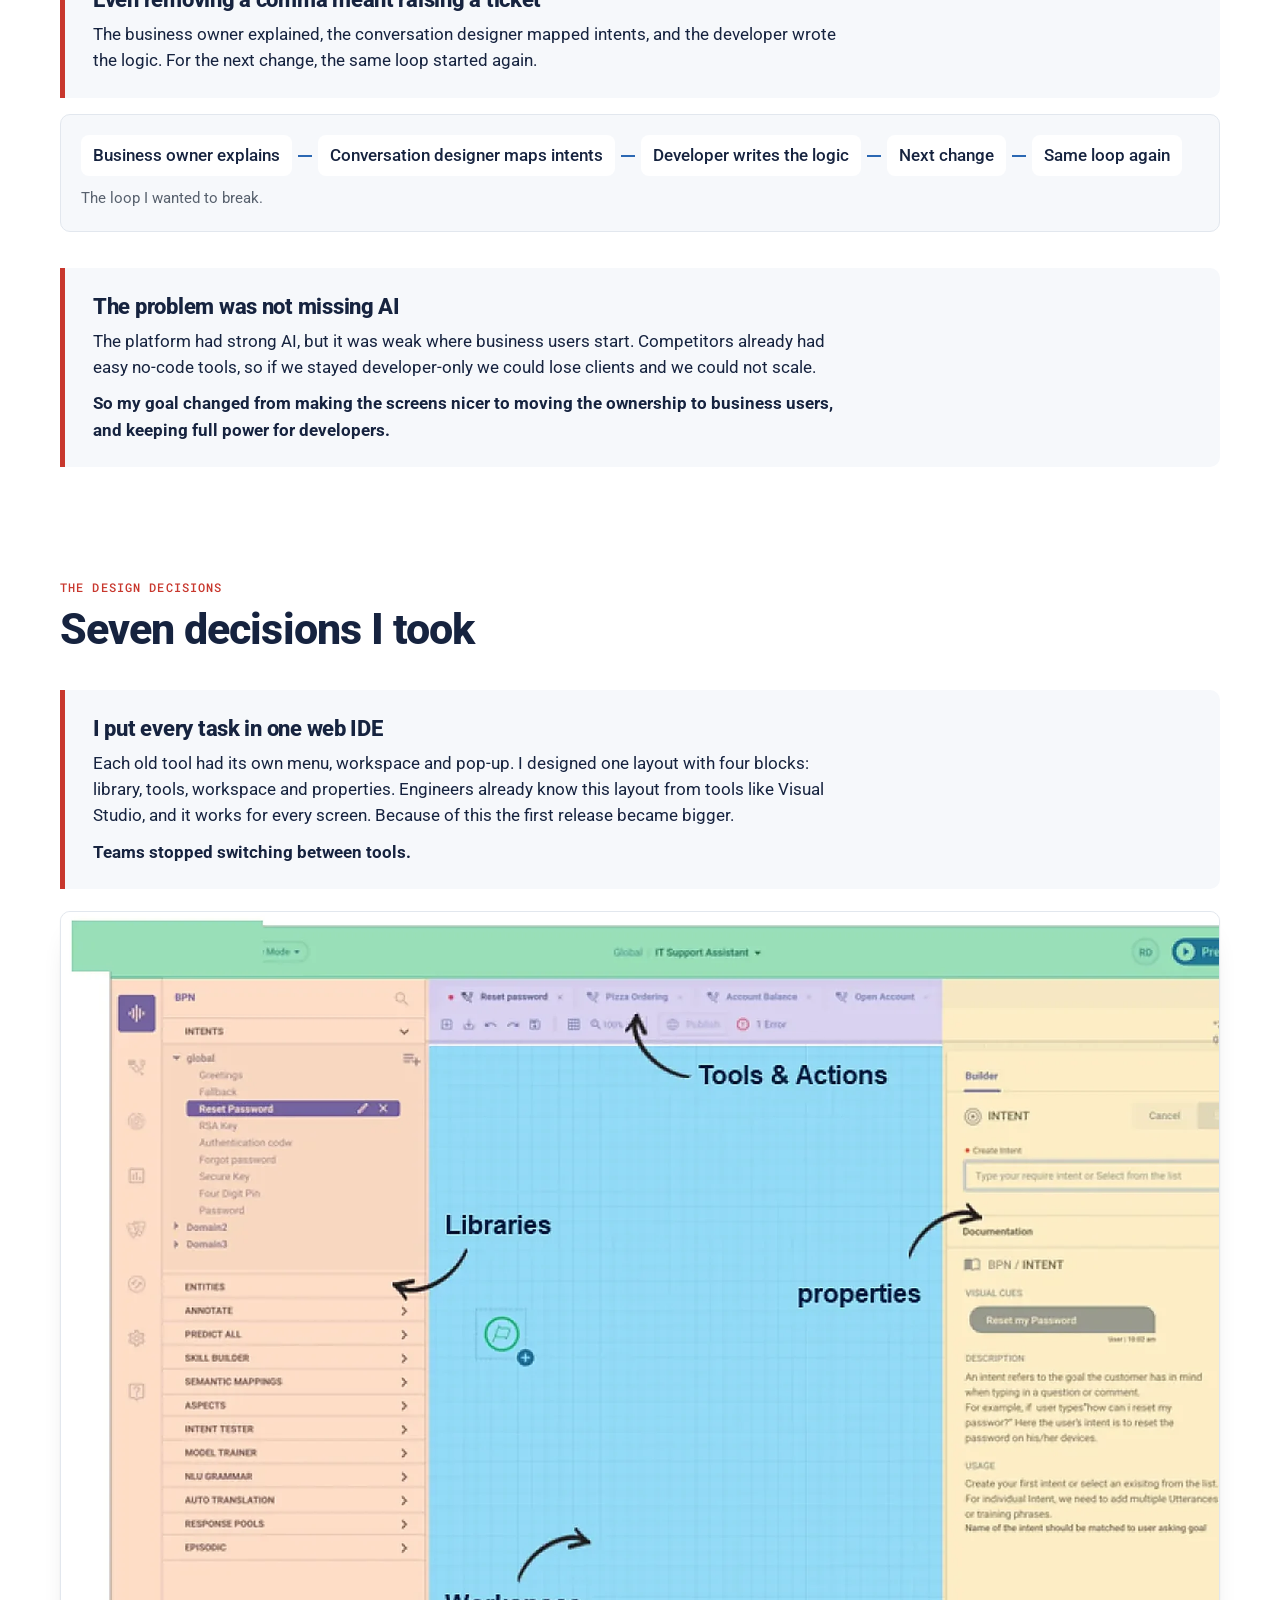
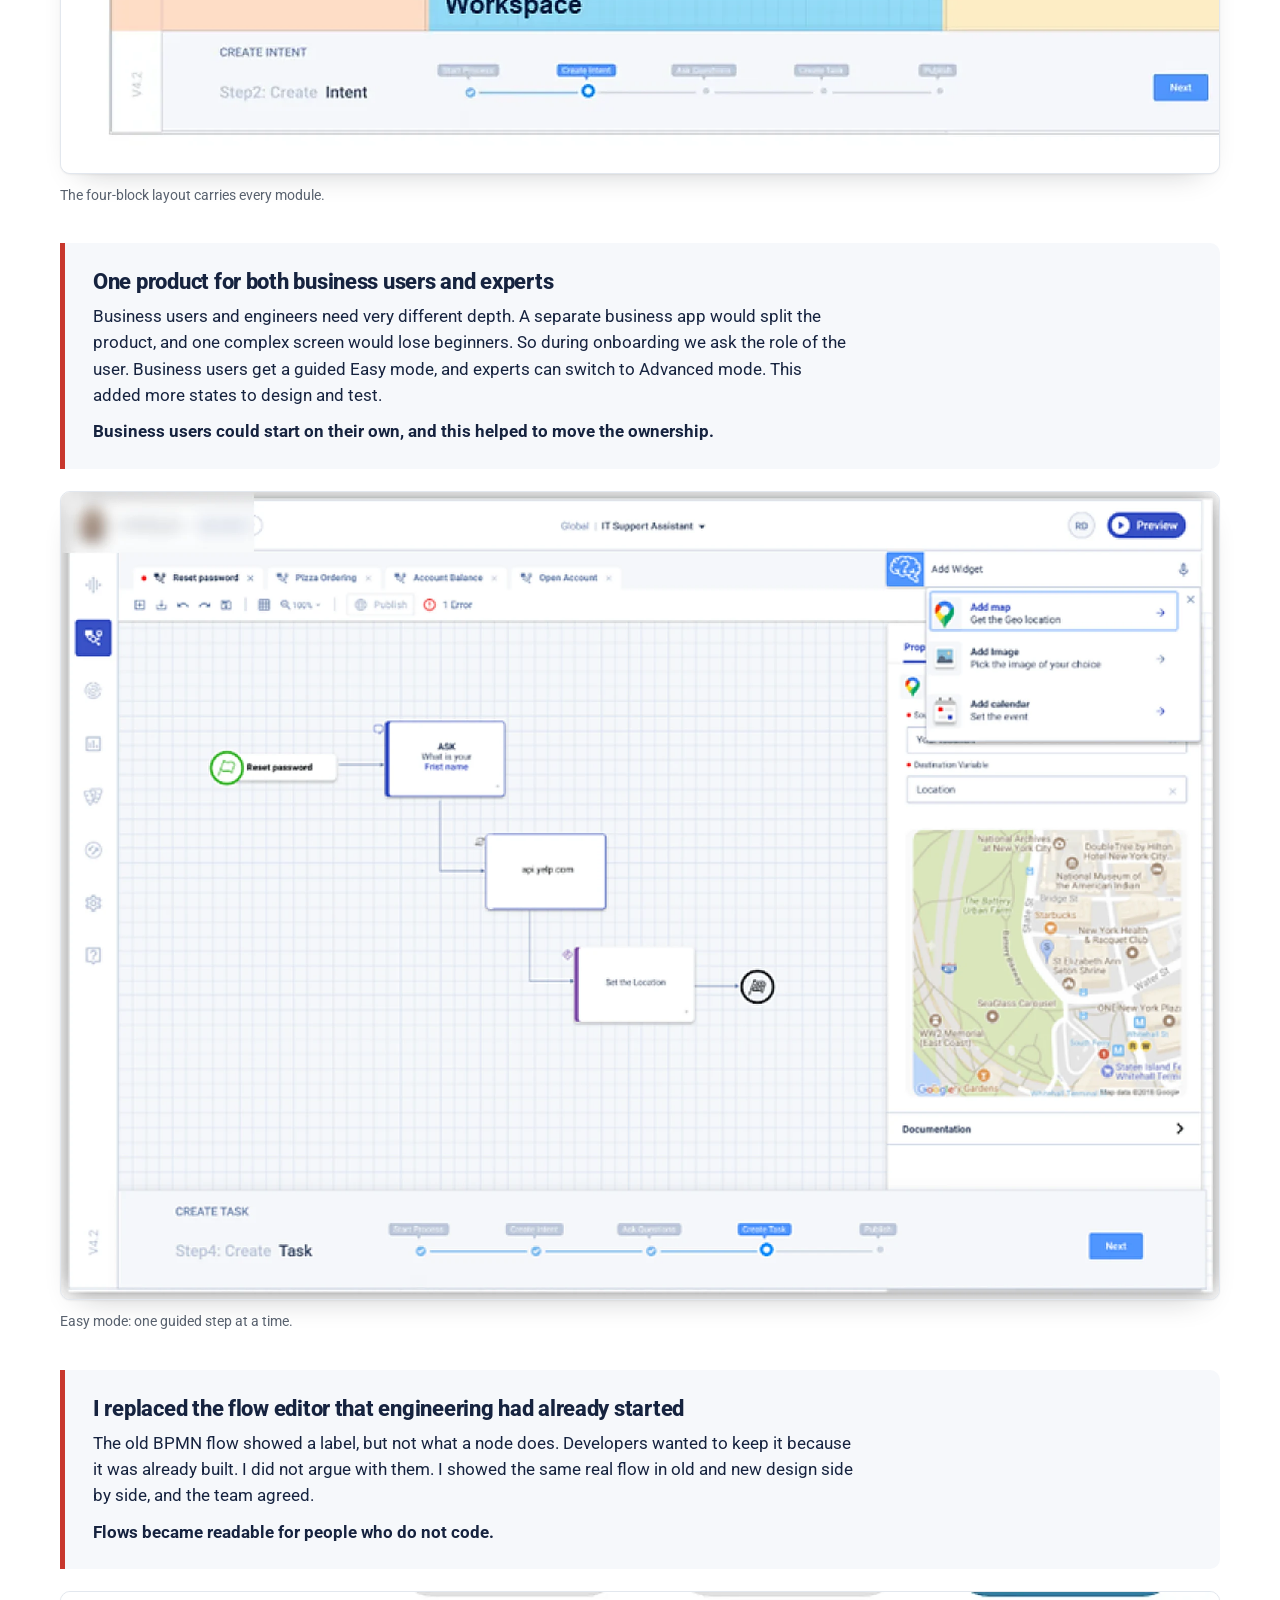
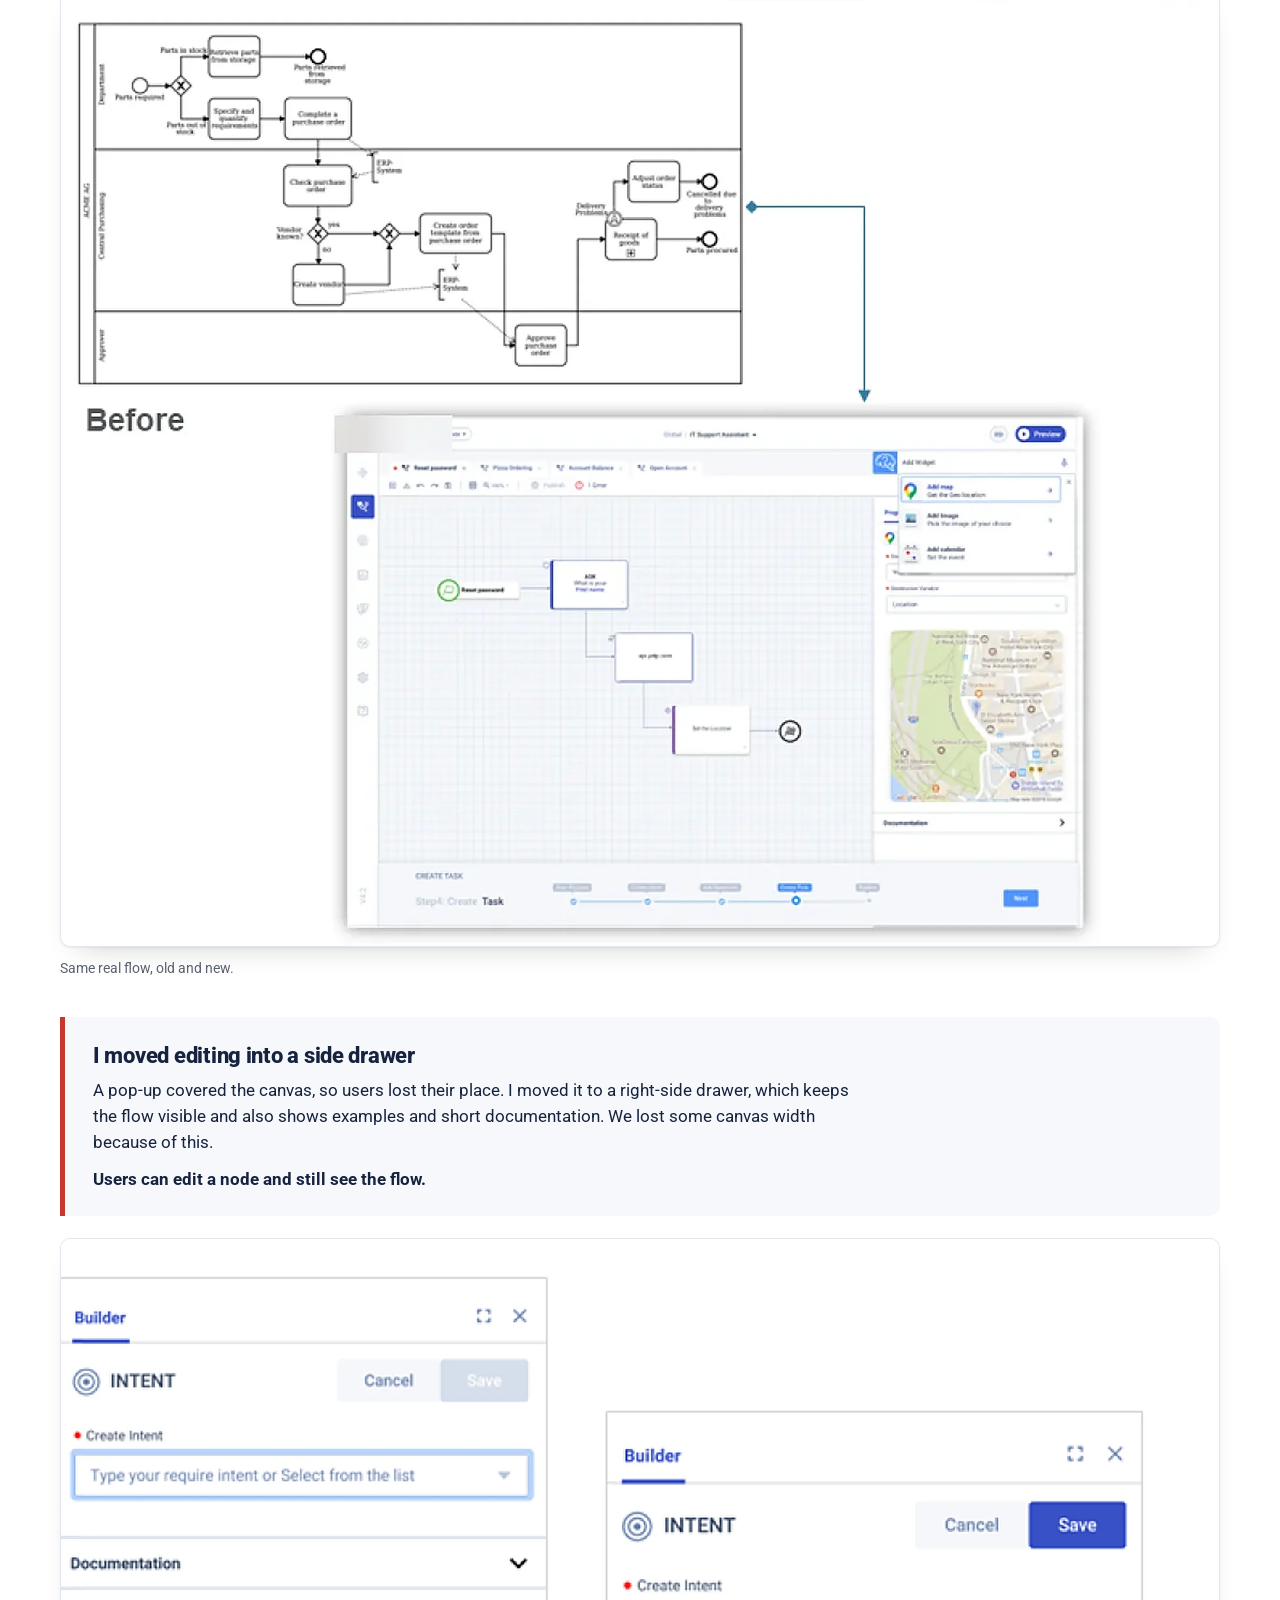
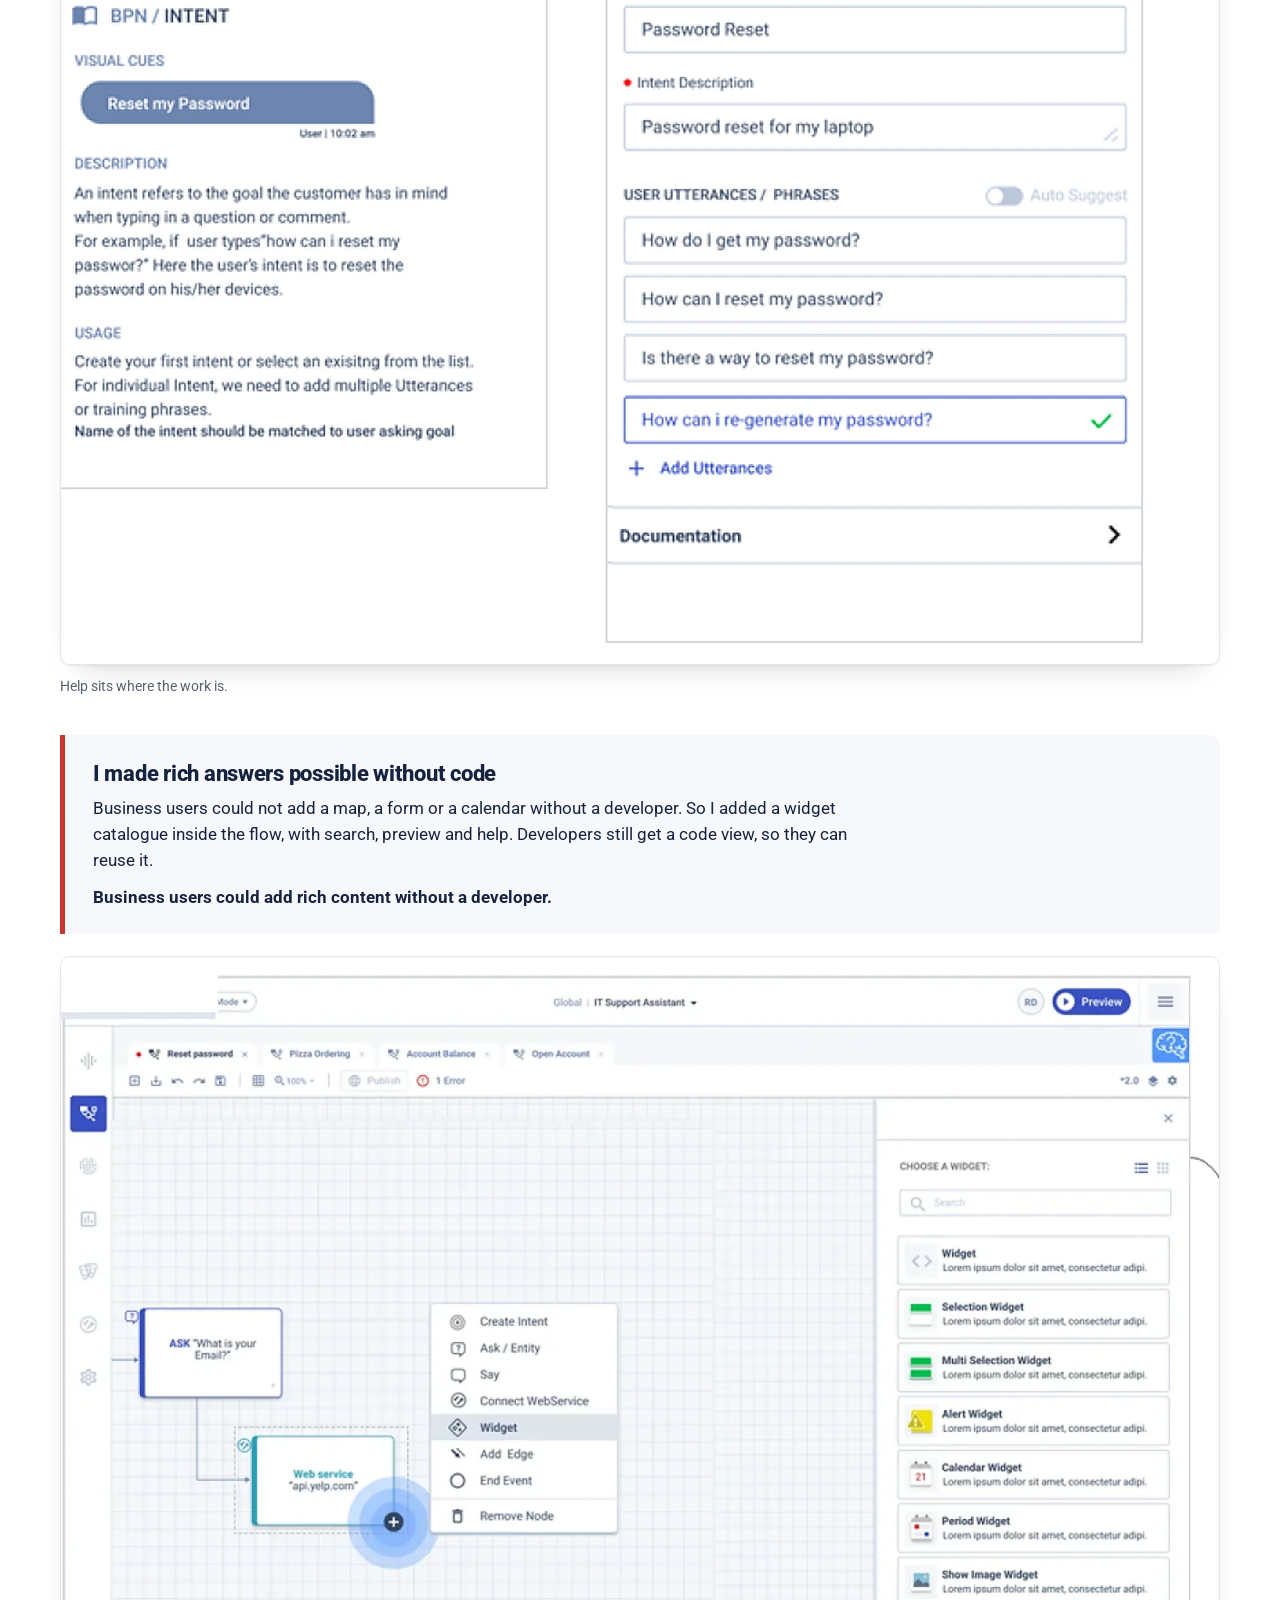
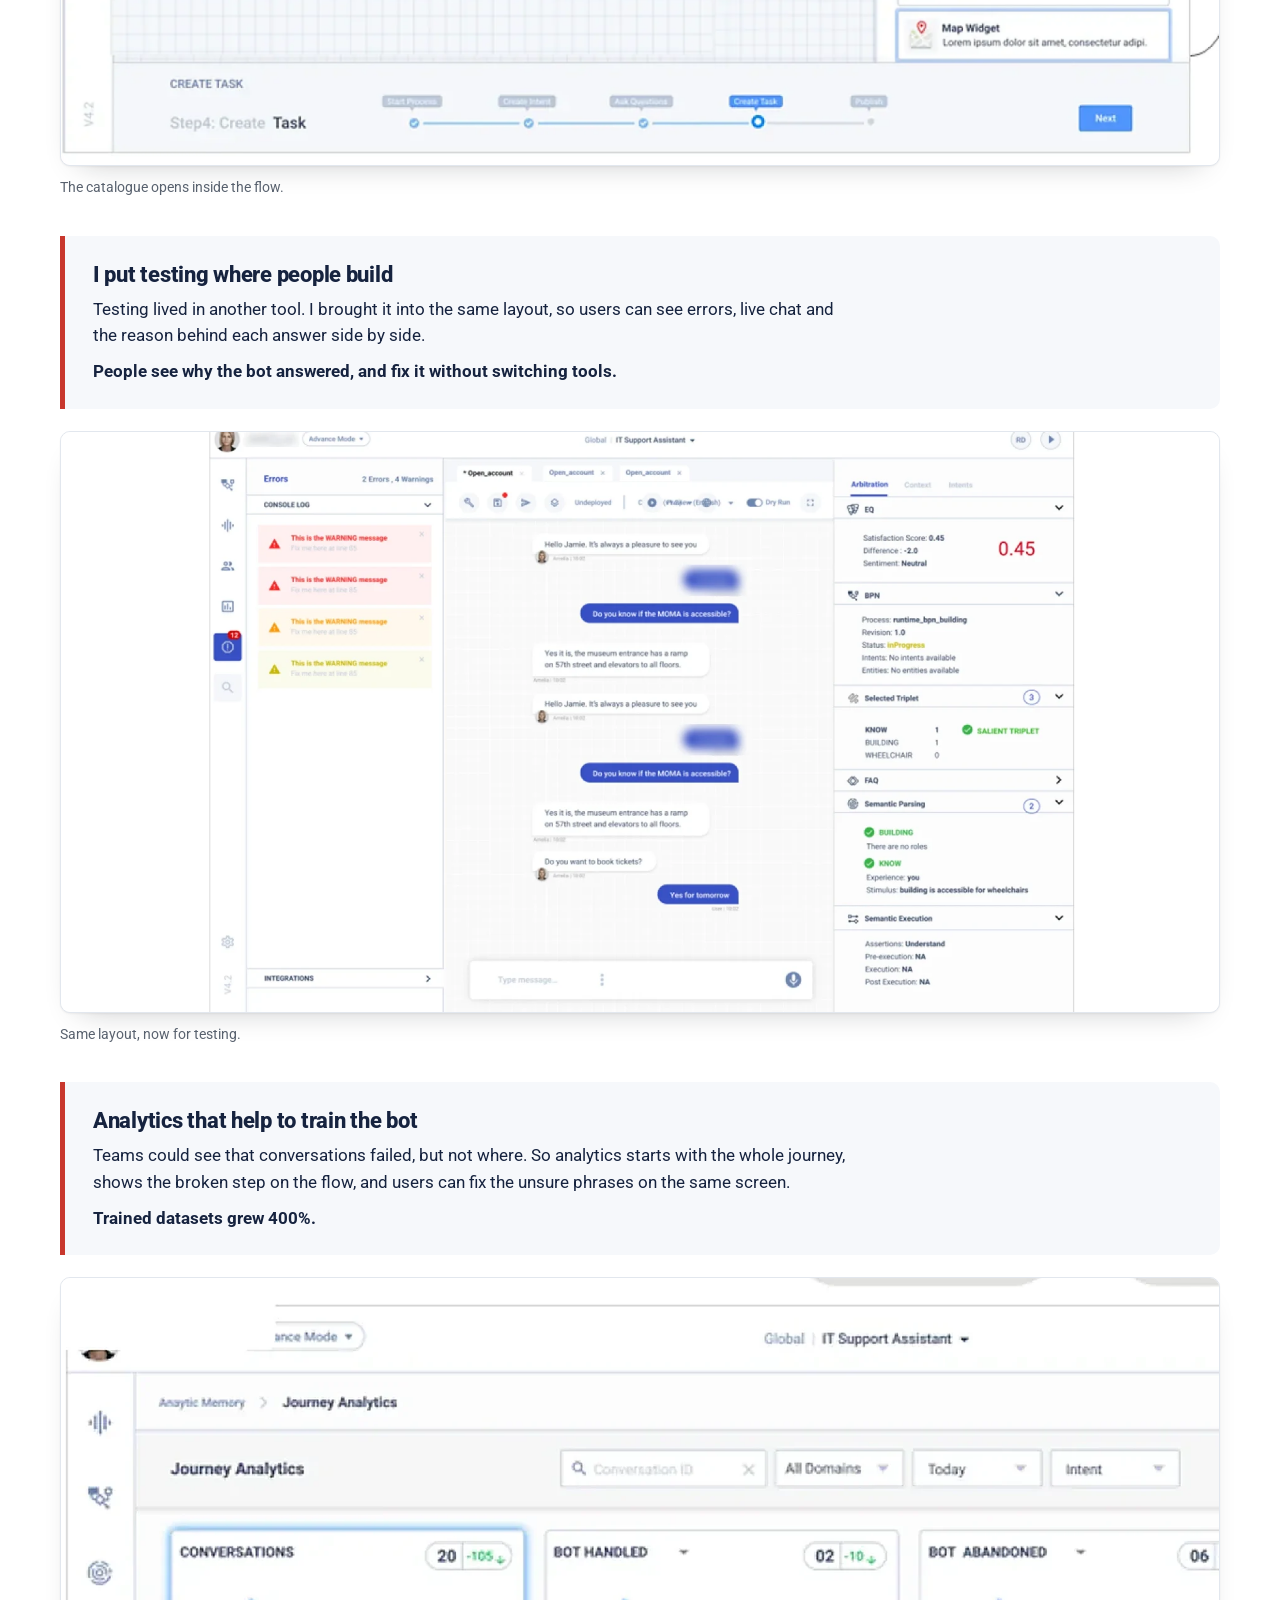
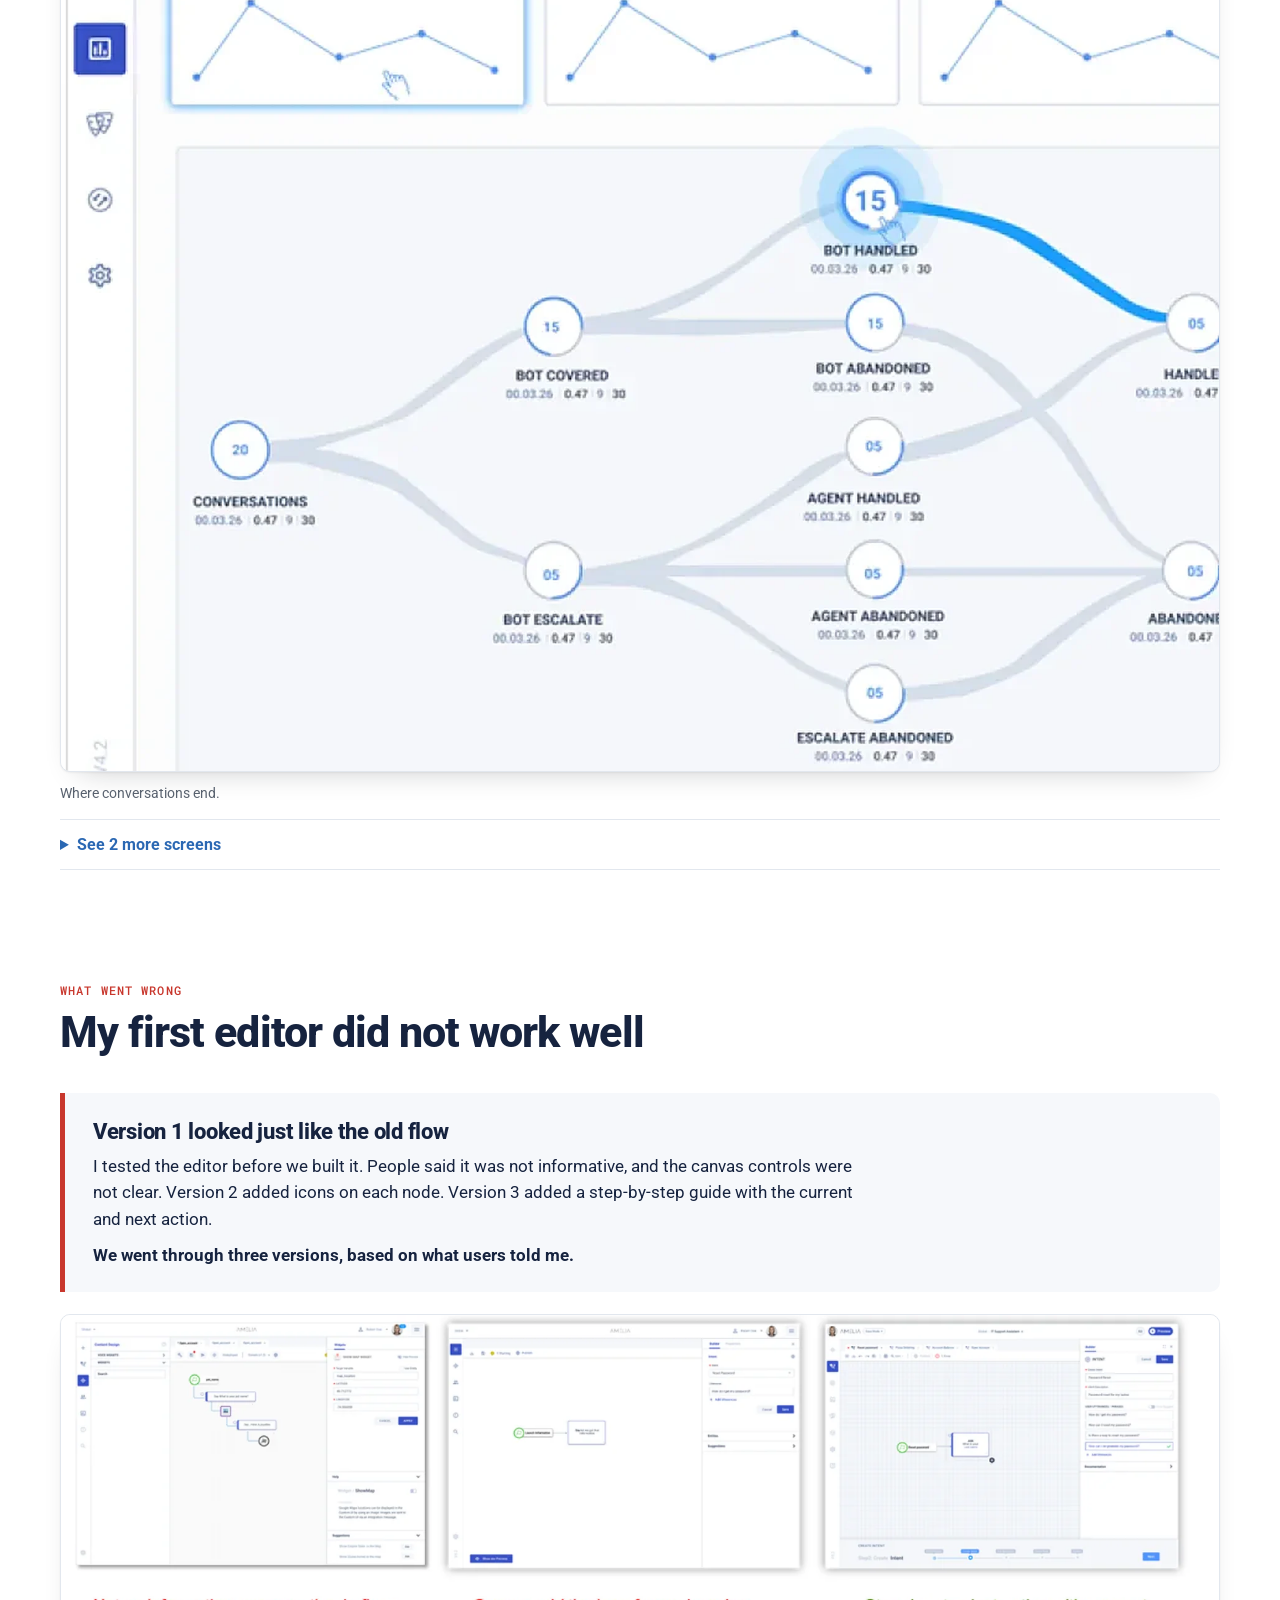
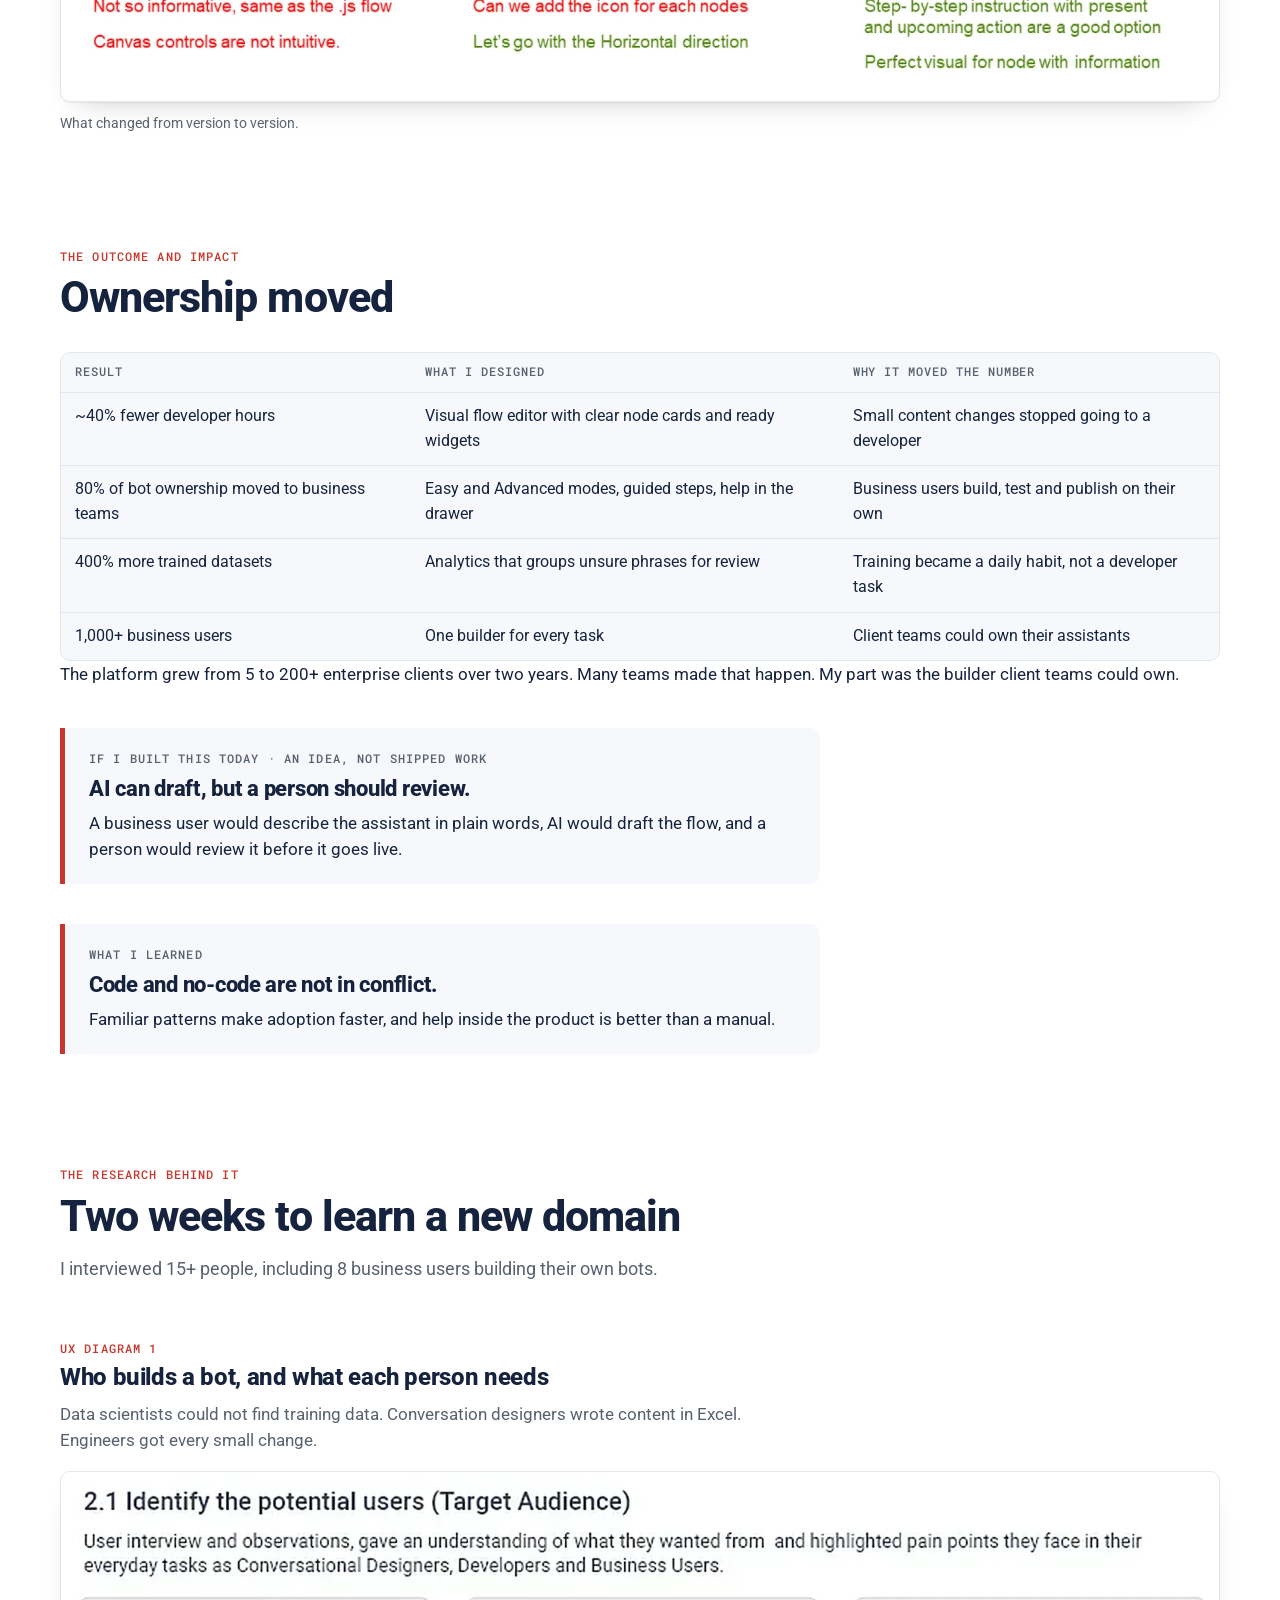
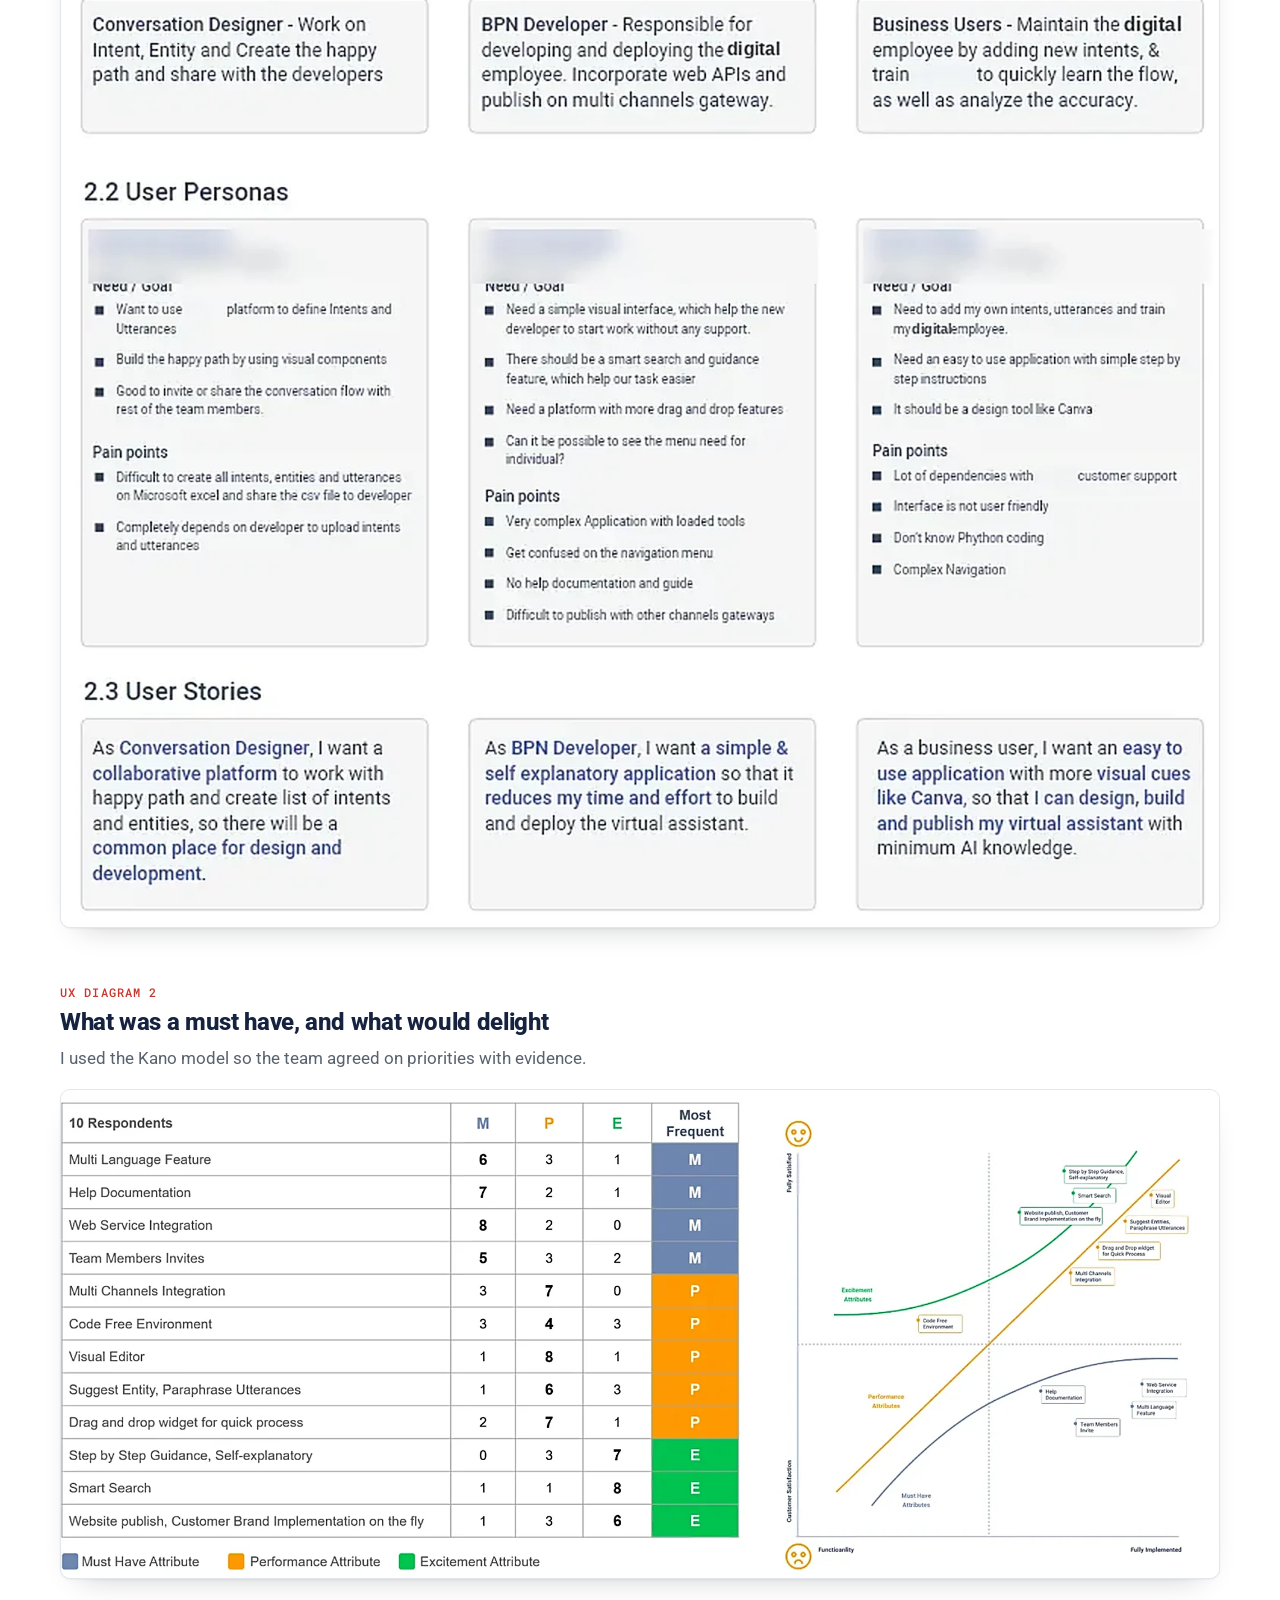
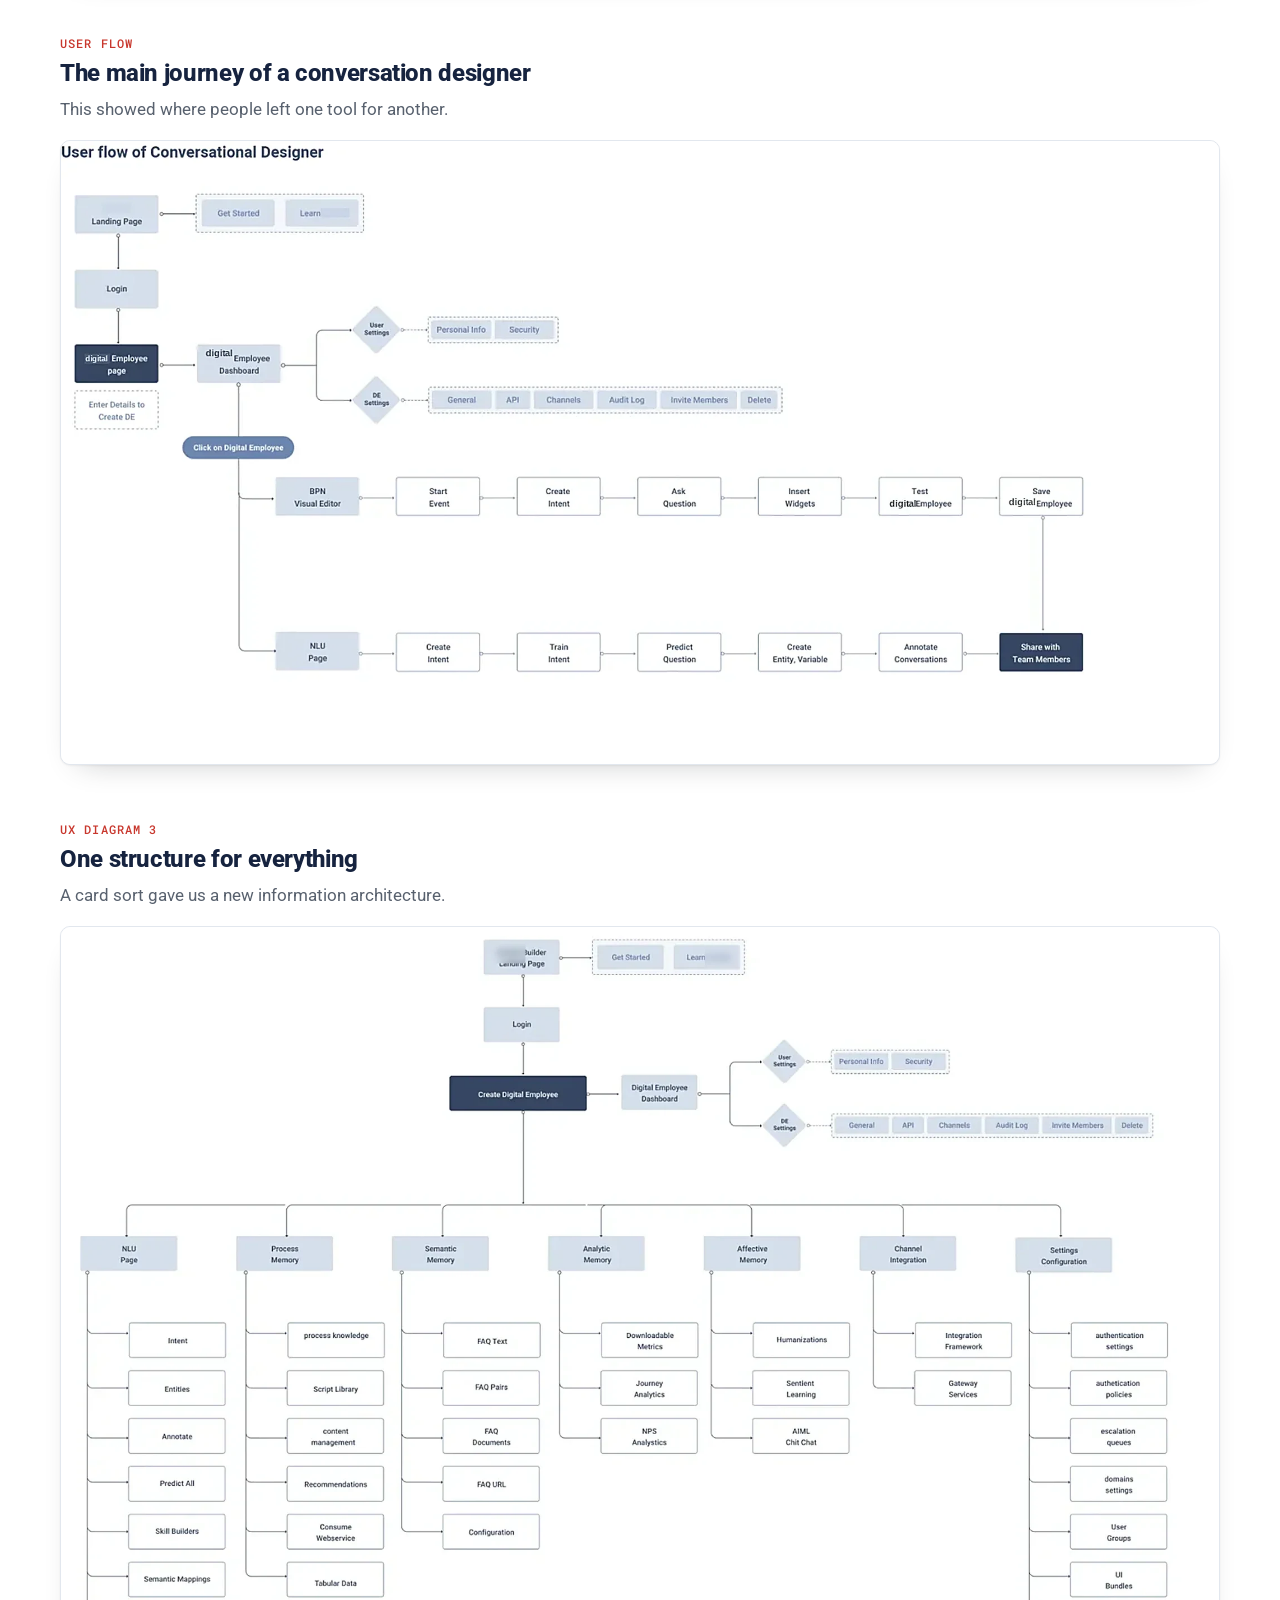
<file: work/ai-builder.html>
<!doctype html>
<html lang="en">
<head>
<meta charset="utf-8">
<meta name="viewport" content="width=device-width, initial-scale=1, viewport-fit=cover">
<meta name="claude:viewport-fit-sides" content="cover">
<title>AI builder platform: moving bot building from developers to business users | Sudarshan Sahu</title>
<meta name="description" content="I turned 10+ developer tools into one platform where business users build, train and publish a virtual assistant without code.">
<meta name="robots" content="noindex">
<script>if("scrollRestoration"in history)history.scrollRestoration="manual";if(!location.hash)addEventListener("pageshow",function(){scrollTo(0,0)})</script>
<link rel="preconnect" href="https://fonts.googleapis.com">
<link rel="preconnect" href="https://fonts.gstatic.com" crossorigin>
<link rel="stylesheet" href="https://fonts.googleapis.com/css2?family=Roboto:ital,wght@0,400;0,500;0,700;0,800;0,900;1,400&family=Roboto+Mono:wght@400;500&display=swap">
<link rel="stylesheet" href="../assets/site.css">
</head>
<body>
<a class="skip" href="#main">Skip to content</a>
<header class="top"><div class="wrap topin">
<a class="brand" href="../index.html">Sudarshan Sahu</a>
<nav aria-label="Main"><a href="../index.html#work">Work</a><a href="../about.html">About</a><a class="navcta" href="mailto:sahu.sudarsan@gmail.com">Let's talk</a></nav>
</div></header>
<main id="main" class="cmain" data-s="ai-builder" style="--case:#2B68B3"><div class="bar" id="bar"></div>
<div class="band-case"><div class="wrap chead"><p class="pill">AI builder platform · SaaS conversational platform</p><h1>A low-code AI IDE with an easy visual editor and pre-built widgets to manage the end-to-end conversational process.</h1><dl class="meta"><div><dt>Role</dt><dd>Senior UX Designer, design lead for the builder</dd></div><div><dt>Company</dt><dd>Enterprise conversational AI company</dd></div><div><dt>Team</dt><dd>PM, engineers, data scientists, linguists, client owners</dd></div></dl></div></div>
<div class="wrap herofig"><div class="frame"><i></i><img src="../assets/img/builder-code.webp" alt="Widget properties with preview and code view"></div></div>
<div class="wrap facts"><div><b>~40%</b><span>fewer developer hours to build a bot</span></div><div><b>80%</b><span>of bot ownership moved to business teams</span></div><div><b>1,000+</b><span>business users building on their own</span></div></div>
<section class="introw"><div class="wrap"><p class="mono">Context</p><p>Banks, insurers and IT teams used this conversational AI platform to build virtual assistants. To build one assistant, a team had to move across 10+ tools, and even removing a comma needed a ticket to a developer. Conversational AI was new for me and the deadline was tight. After the research I understood the real problem was not the screens. The ownership was stuck with developers.</p></div></section>
<div class="wrap cs">
<section><header class="ch"><p class="mono">The problem</p><h2>Every change came back to a developer</h2></header>
<article class="cl"><div class="clt"><h3>Even removing a comma meant raising a ticket</h3><p>The business owner explained, the conversation designer mapped intents, and the developer wrote the logic. For the next change, the same loop started again.</p></div><div class="diagram"><ol class="loop"><li>Business owner explains</li><li>Conversation designer maps intents</li><li>Developer writes the logic</li><li>Next change</li><li>Same loop again</li></ol><p class="dcap">The loop I wanted to break.</p></div>
</article>
<article class="cl"><div class="clt"><h3>The problem was not missing AI</h3><p>The platform had strong AI, but it was weak where business users start. Competitors already had easy no-code tools, so if we stayed developer-only we could lose clients and we could not scale.</p><p class="out">So my goal changed from making the screens nicer to moving the ownership to business users, and keeping full power for developers.</p></div></article>
</section>
<section><header class="ch"><p class="mono">The design decisions</p><h2>Seven decisions I took</h2></header>
<article class="cl"><div class="clt"><h3>I put every task in one web IDE</h3><p>Each old tool had its own menu, workspace and pop-up. I designed one layout with four blocks: library, tools, workspace and properties. Engineers already know this layout from tools like Visual Studio, and it works for every screen. Because of this the first release became bigger.</p><p class="out">Teams stopped switching between tools.</p></div><figure class="shot "><a href="../assets/img/builder-layout.webp" target="_blank" rel="noopener" aria-label="Open larger image: Annotated builder layout showing libraries, tools, workspace and properties"><img src="../assets/img/builder-layout.webp" alt="Annotated builder layout showing libraries, tools, workspace and properties" loading="lazy"></a><figcaption>The four-block layout carries every module.</figcaption></figure>
</article>
<article class="cl"><div class="clt"><h3>One product for both business users and experts</h3><p>Business users and engineers need very different depth. A separate business app would split the product, and one complex screen would lose beginners. So during onboarding we ask the role of the user. Business users get a guided Easy mode, and experts can switch to Advanced mode. This added more states to design and test.</p><p class="out">Business users could start on their own, and this helped to move the ownership.</p></div><figure class="shot "><a href="../assets/img/builder-easy.webp" target="_blank" rel="noopener" aria-label="Open larger image: Easy mode canvas with a guided step-by-step bar"><img src="../assets/img/builder-easy.webp" alt="Easy mode canvas with a guided step-by-step bar" loading="lazy"></a><figcaption>Easy mode: one guided step at a time.</figcaption></figure>
</article>
<article class="cl"><div class="clt"><h3>I replaced the flow editor that engineering had already started</h3><p>The old BPMN flow showed a label, but not what a node does. Developers wanted to keep it because it was already built. I did not argue with them. I showed the same real flow in old and new design side by side, and the team agreed.</p><p class="out">Flows became readable for people who do not code.</p></div><figure class="shot "><a href="../assets/img/builder-ba.webp" target="_blank" rel="noopener" aria-label="Open larger image: The old BPMN diagram above the new canvas with node cards"><img src="../assets/img/builder-ba.webp" alt="The old BPMN diagram above the new canvas with node cards" loading="lazy"></a><figcaption>Same real flow, old and new.</figcaption></figure>
</article>
<article class="cl"><div class="clt"><h3>I moved editing into a side drawer</h3><p>A pop-up covered the canvas, so users lost their place. I moved it to a right-side drawer, which keeps the flow visible and also shows examples and short documentation. We lost some canvas width because of this.</p><p class="out">Users can edit a node and still see the flow.</p></div><figure class="shot "><a href="../assets/img/builder-drawer.webp" target="_blank" rel="noopener" aria-label="Open larger image: Properties drawer with help and examples"><img src="../assets/img/builder-drawer.webp" alt="Properties drawer with help and examples" loading="lazy"></a><figcaption>Help sits where the work is.</figcaption></figure>
</article>
<article class="cl"><div class="clt"><h3>I made rich answers possible without code</h3><p>Business users could not add a map, a form or a calendar without a developer. So I added a widget catalogue inside the flow, with search, preview and help. Developers still get a code view, so they can reuse it.</p><p class="out">Business users could add rich content without a developer.</p></div><figure class="shot "><a href="../assets/img/builder-catalog.webp" target="_blank" rel="noopener" aria-label="Open larger image: Widget catalogue beside the flow canvas"><img src="../assets/img/builder-catalog.webp" alt="Widget catalogue beside the flow canvas" loading="lazy"></a><figcaption>The catalogue opens inside the flow.</figcaption></figure>
</article>
<article class="cl"><div class="clt"><h3>I put testing where people build</h3><p>Testing lived in another tool. I brought it into the same layout, so users can see errors, live chat and the reason behind each answer side by side.</p><p class="out">People see why the bot answered, and fix it without switching tools.</p></div><figure class="shot "><a href="../assets/img/builder-debug.webp" target="_blank" rel="noopener" aria-label="Open larger image: Debugger with errors, live chat and details"><img src="../assets/img/builder-debug.webp" alt="Debugger with errors, live chat and details" loading="lazy"></a><figcaption>Same layout, now for testing.</figcaption></figure>
</article>
<article class="cl"><div class="clt"><h3>Analytics that help to train the bot</h3><p>Teams could see that conversations failed, but not where. So analytics starts with the whole journey, shows the broken step on the flow, and users can fix the unsure phrases on the same screen.</p><p class="out">Trained datasets grew 400%.</p></div><figure class="shot "><a href="../assets/img/builder-journey.webp" target="_blank" rel="noopener" aria-label="Open larger image: Journey analytics of conversations"><img src="../assets/img/builder-journey.webp" alt="Journey analytics of conversations" loading="lazy"></a><figcaption>Where conversations end.</figcaption></figure>
<details class="more in"><summary>See 2 more screens</summary><div class="morein"><figure class="shot "><a href="../assets/img/builder-abandon.webp" target="_blank" rel="noopener" aria-label="Open larger image: Abandoned conversations on the flow"><img src="../assets/img/builder-abandon.webp" alt="Abandoned conversations on the flow" loading="lazy"></a><figcaption>The broken step shows on the flow.</figcaption></figure>
<figure class="shot "><a href="../assets/img/builder-train.webp" target="_blank" rel="noopener" aria-label="Open larger image: Grouped phrases ready to review and train"><img src="../assets/img/builder-train.webp" alt="Grouped phrases ready to review and train" loading="lazy"></a><figcaption>Review, group and train.</figcaption></figure>
</div></details>
</article>
</section>
<section><header class="ch"><p class="mono">What went wrong</p><h2>My first editor did not work well</h2></header>
<article class="cl"><div class="clt"><h3>Version 1 looked just like the old flow</h3><p>I tested the editor before we built it. People said it was not informative, and the canvas controls were not clear. Version 2 added icons on each node. Version 3 added a step-by-step guide with the current and next action.</p><p class="out">We went through three versions, based on what users told me.</p></div><figure class="shot "><a href="../assets/img/builder-versions.webp" target="_blank" rel="noopener" aria-label="Open larger image: Three versions of the flow editor with feedback"><img src="../assets/img/builder-versions.webp" alt="Three versions of the flow editor with feedback" loading="lazy"></a><figcaption>What changed from version to version.</figcaption></figure>
</article>
</section>
<section><header class="ch"><p class="mono">The outcome and impact</p><h2>Ownership moved</h2></header>
<div class="tbl"><table><thead><tr><th scope="col">Result</th><th scope="col">What I designed</th><th scope="col">Why it moved the number</th></tr></thead><tbody><tr><td data-l="Result">~40% fewer developer hours</td><td data-l="What I designed">Visual flow editor with clear node cards and ready widgets</td><td data-l="Why it moved the number">Small content changes stopped going to a developer</td></tr><tr><td data-l="Result">80% of bot ownership moved to business teams</td><td data-l="What I designed">Easy and Advanced modes, guided steps, help in the drawer</td><td data-l="Why it moved the number">Business users build, test and publish on their own</td></tr><tr><td data-l="Result">400% more trained datasets</td><td data-l="What I designed">Analytics that groups unsure phrases for review</td><td data-l="Why it moved the number">Training became a daily habit, not a developer task</td></tr><tr><td data-l="Result">1,000+ business users</td><td data-l="What I designed">One builder for every task</td><td data-l="Why it moved the number">Client teams could own their assistants</td></tr></tbody></table></div>
<p>The platform grew from 5 to 200+ enterprise clients over two years. Many teams made that happen. My part was the builder client teams could own.</p>
<div class="lesson today"><p class="mono">If I built this today · An idea, not shipped work</p><p class="ct">AI can draft, but a person should review.</p><p>A business user would describe the assistant in plain words, AI would draft the flow, and a person would review it before it goes live.</p></div>
<div class="lesson"><p class="mono">What I learned</p><p class="ct">Code and no-code are not in conflict.</p><p>Familiar patterns make adoption faster, and help inside the product is better than a manual.</p></div>
</section>
<section><header class="ch"><p class="mono">The research behind it</p><h2>Two weeks to learn a new domain</h2><p class="chl">I interviewed 15+ people, including 8 business users building their own bots.</p></header>
<div class="dg"><div class="dgh"><p class="mono">UX diagram 1</p><h3>Who builds a bot, and what each person needs</h3><p>Data scientists could not find training data. Conversation designers wrote content in Excel. Engineers got every small change.</p></div><figure class="shot "><a href="../assets/img/builder-p1.webp" target="_blank" rel="noopener" aria-label="Open larger image: User personas, pain points and user stories"><img src="../assets/img/builder-p1.webp" alt="User personas, pain points and user stories" loading="lazy"></a></figure>
</div>
<div class="dg"><div class="dgh"><p class="mono">UX diagram 2</p><h3>What was a must have, and what would delight</h3><p>I used the Kano model so the team agreed on priorities with evidence.</p></div><figure class="shot "><a href="../assets/img/builder-kano.webp" target="_blank" rel="noopener" aria-label="Open larger image: Kano model prioritisation with 10 respondents"><img src="../assets/img/builder-kano.webp" alt="Kano model prioritisation with 10 respondents" loading="lazy"></a></figure>
</div>
<div class="dg"><div class="dgh"><p class="mono">User flow</p><h3>The main journey of a conversation designer</h3><p>This showed where people left one tool for another.</p></div><figure class="shot "><a href="../assets/img/builder-flow1.webp" target="_blank" rel="noopener" aria-label="Open larger image: User flow of the conversational designer"><img src="../assets/img/builder-flow1.webp" alt="User flow of the conversational designer" loading="lazy"></a></figure>
</div>
<div class="dg"><div class="dgh"><p class="mono">UX diagram 3</p><h3>One structure for everything</h3><p>A card sort gave us a new information architecture.</p></div><figure class="shot "><a href="../assets/img/builder-ia.webp" target="_blank" rel="noopener" aria-label="Open larger image: New information architecture"><img src="../assets/img/builder-ia.webp" alt="New information architecture" loading="lazy"></a></figure>
</div>
<details class="more in"><summary>See the competitor study and paper sketches</summary><div class="morein"><figure class="shot "><a href="../assets/img/builder-p2.webp" target="_blank" rel="noopener" aria-label="Open larger image: Competitive analysis table of conversational AI platforms"><img src="../assets/img/builder-p2.webp" alt="Competitive analysis table of conversational AI platforms" loading="lazy"></a><figcaption>Most platforms already had a drag-and-drop editor and clear help.</figcaption></figure>
<figure class="shot "><a href="../assets/img/builder-sketch.webp" target="_blank" rel="noopener" aria-label="Open larger image: Paper sketches of the builder"><img src="../assets/img/builder-sketch.webp" alt="Paper sketches of the builder" loading="lazy"></a><figcaption>I printed old screens and sketched new flows.</figcaption></figure>
</div></details>
</section>
<a class="nextl" href="field-service.html">Next case study: Field service management <span aria-hidden="true">→</span></a>
</div></main>
<footer class="foot"><div class="wrap footin">
<div><h2>Hiring a principal, staff or lead product designer?</h2>
<p>Tell me about the role and the product, and we can set up a call.</p>
<p class="contact"><a class="btn" href="mailto:sahu.sudarsan@gmail.com">sahu.sudarsan@gmail.com</a><a class="btn ghost" href="https://www.linkedin.com/in/sudarshansahu" target="_blank" rel="noopener">LinkedIn</a></p></div>
<div><p class="legal"><b>Disclaimer:</b> Company names, logos, client names and sensitive data are removed or hidden in this work. New screens use dummy content. Results are shared to explain my thinking, and many teams made them happen. This site does not speak for any employer.</p><p class="legal">The content, storytelling and design are my own. This website was built with AI.</p></div>
</div></footer>
<dialog id="lb" aria-label="Larger image"><button type="button" aria-label="Close">Close</button><img alt=""></dialog>
<script src="../assets/site.js" defer></script>
</body></html>
</file>
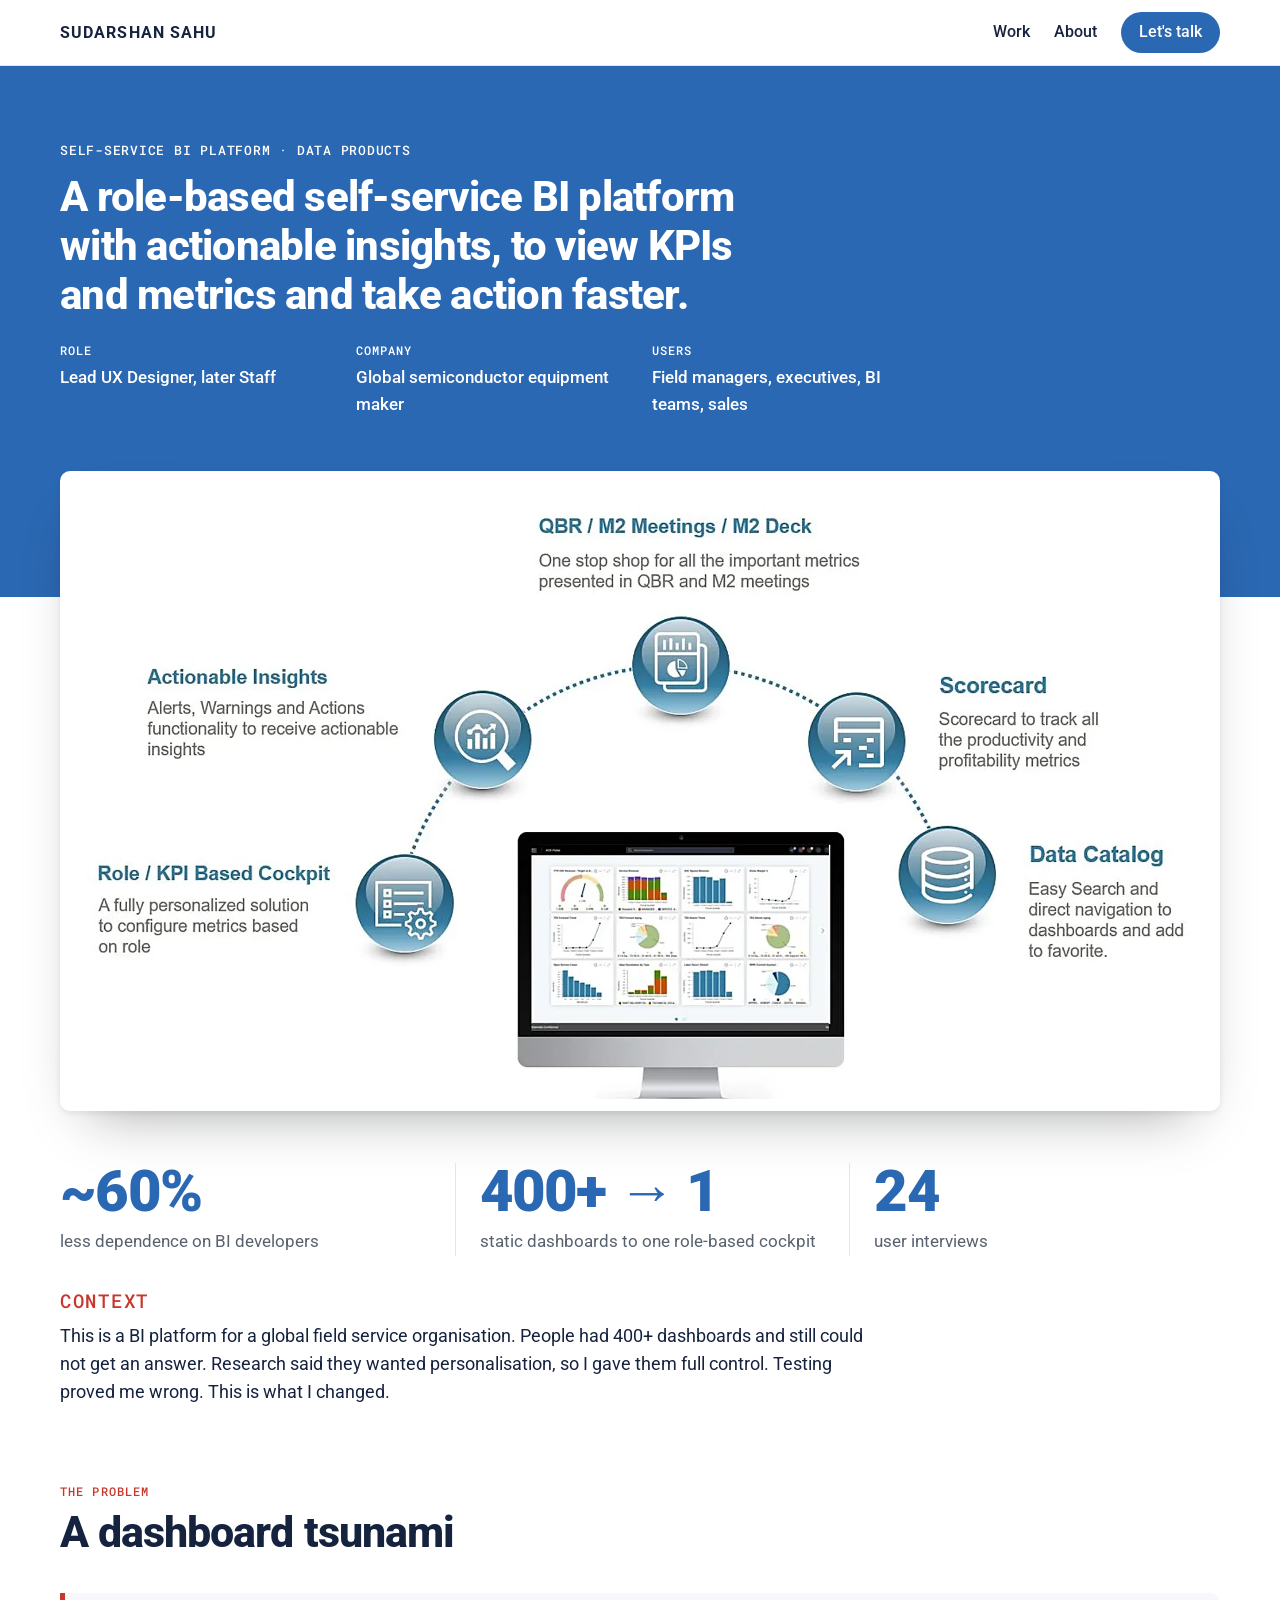
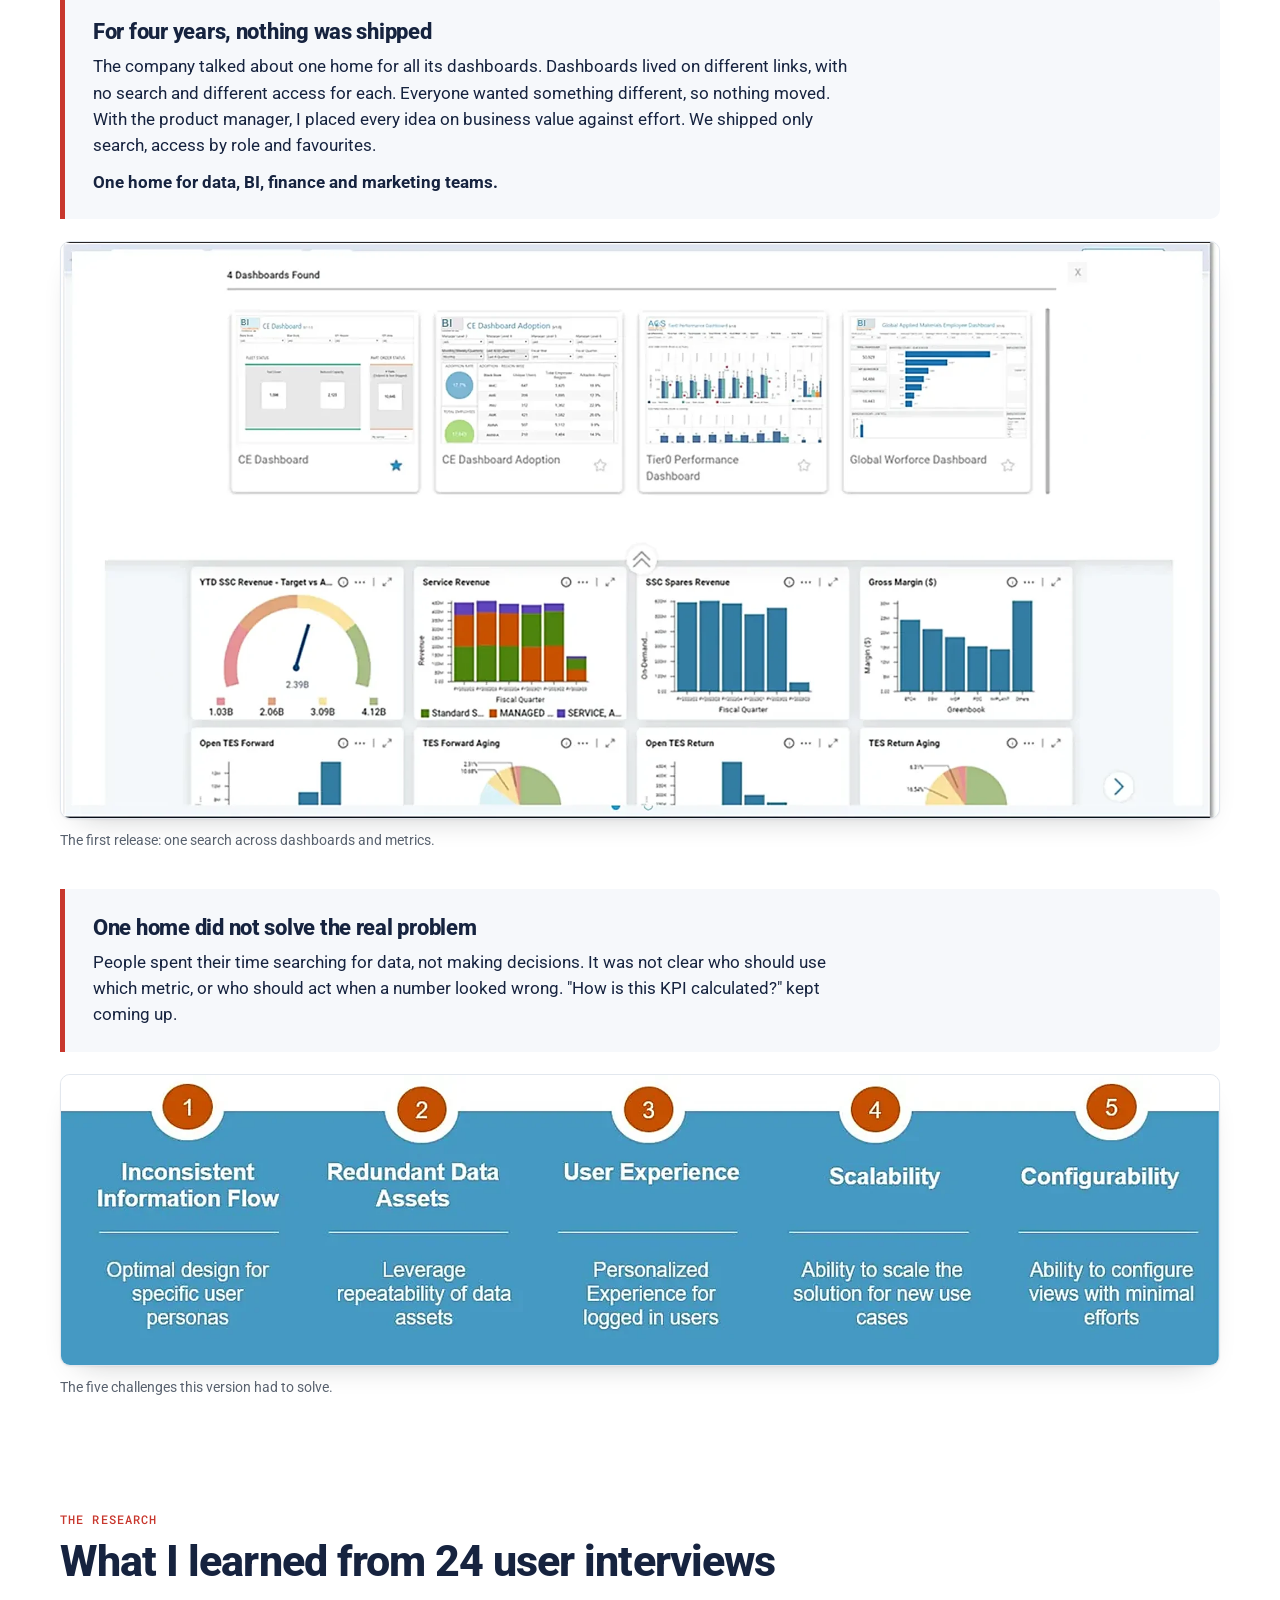
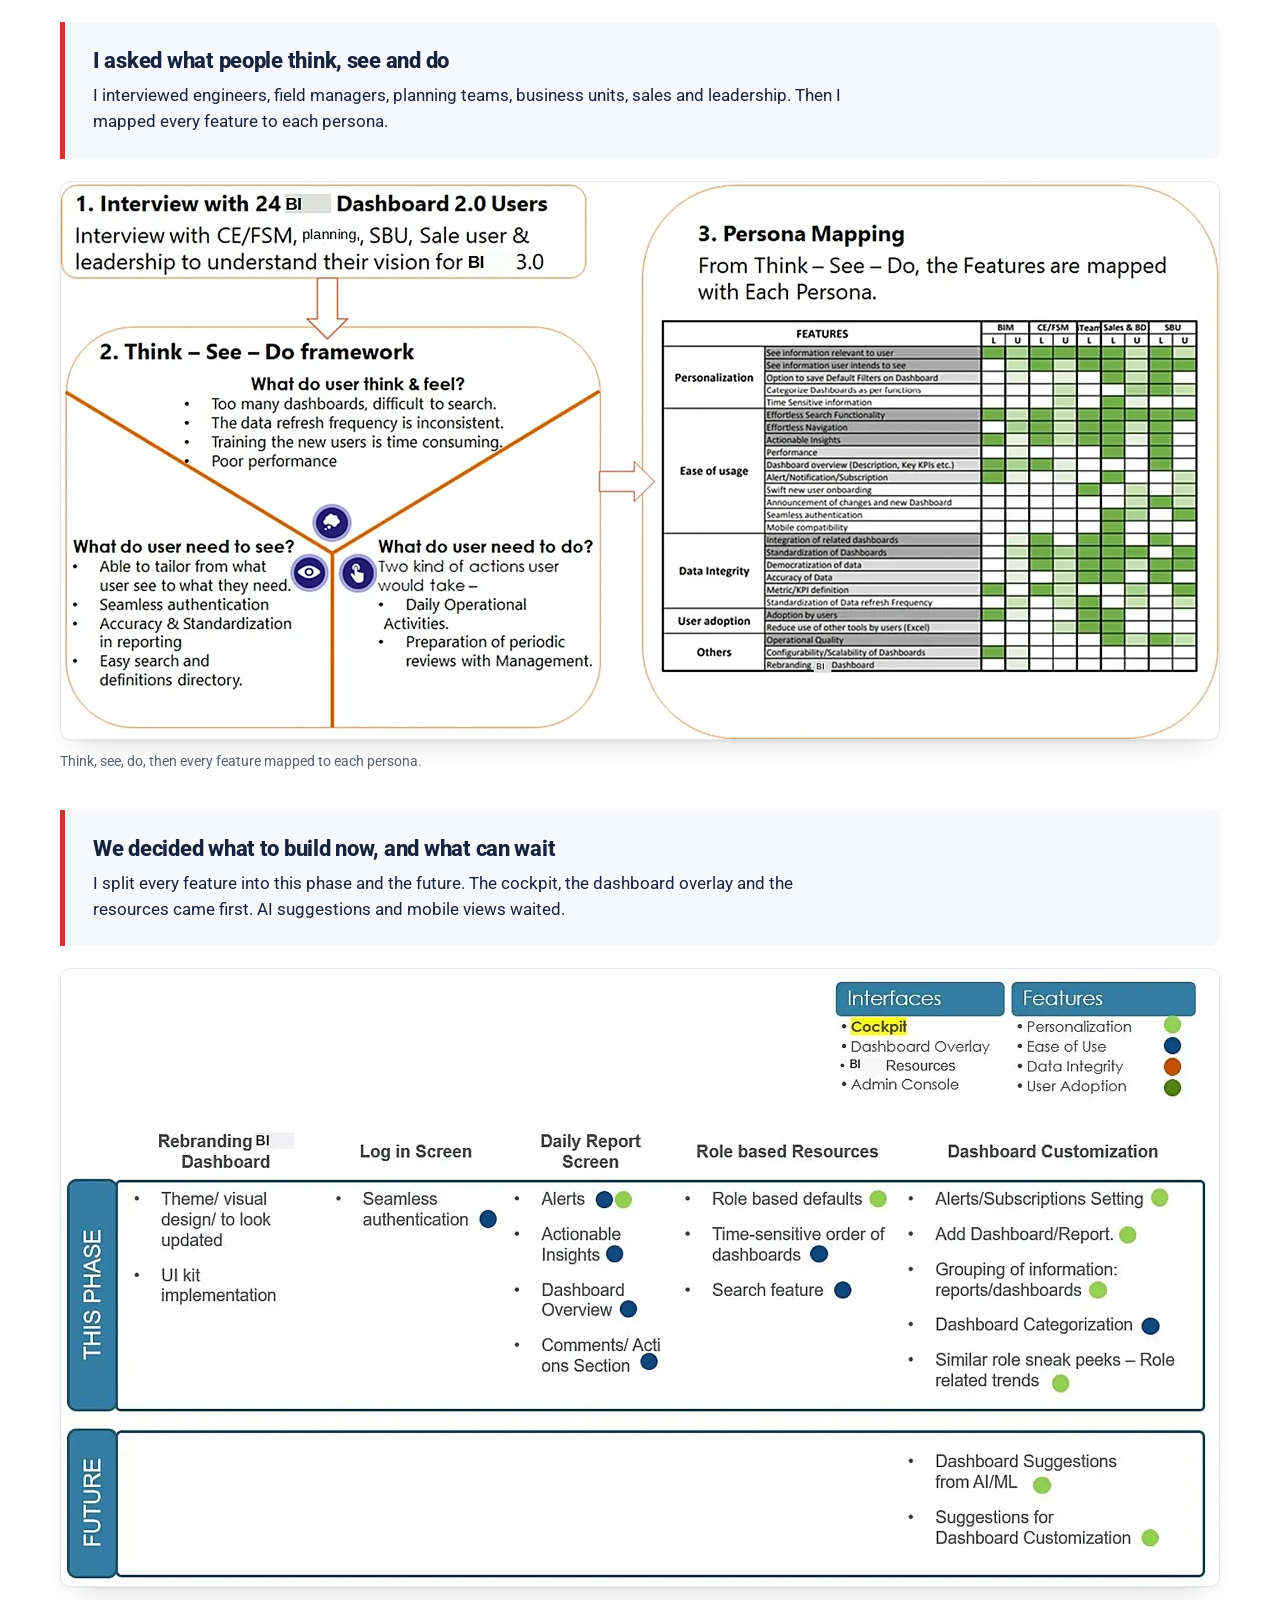
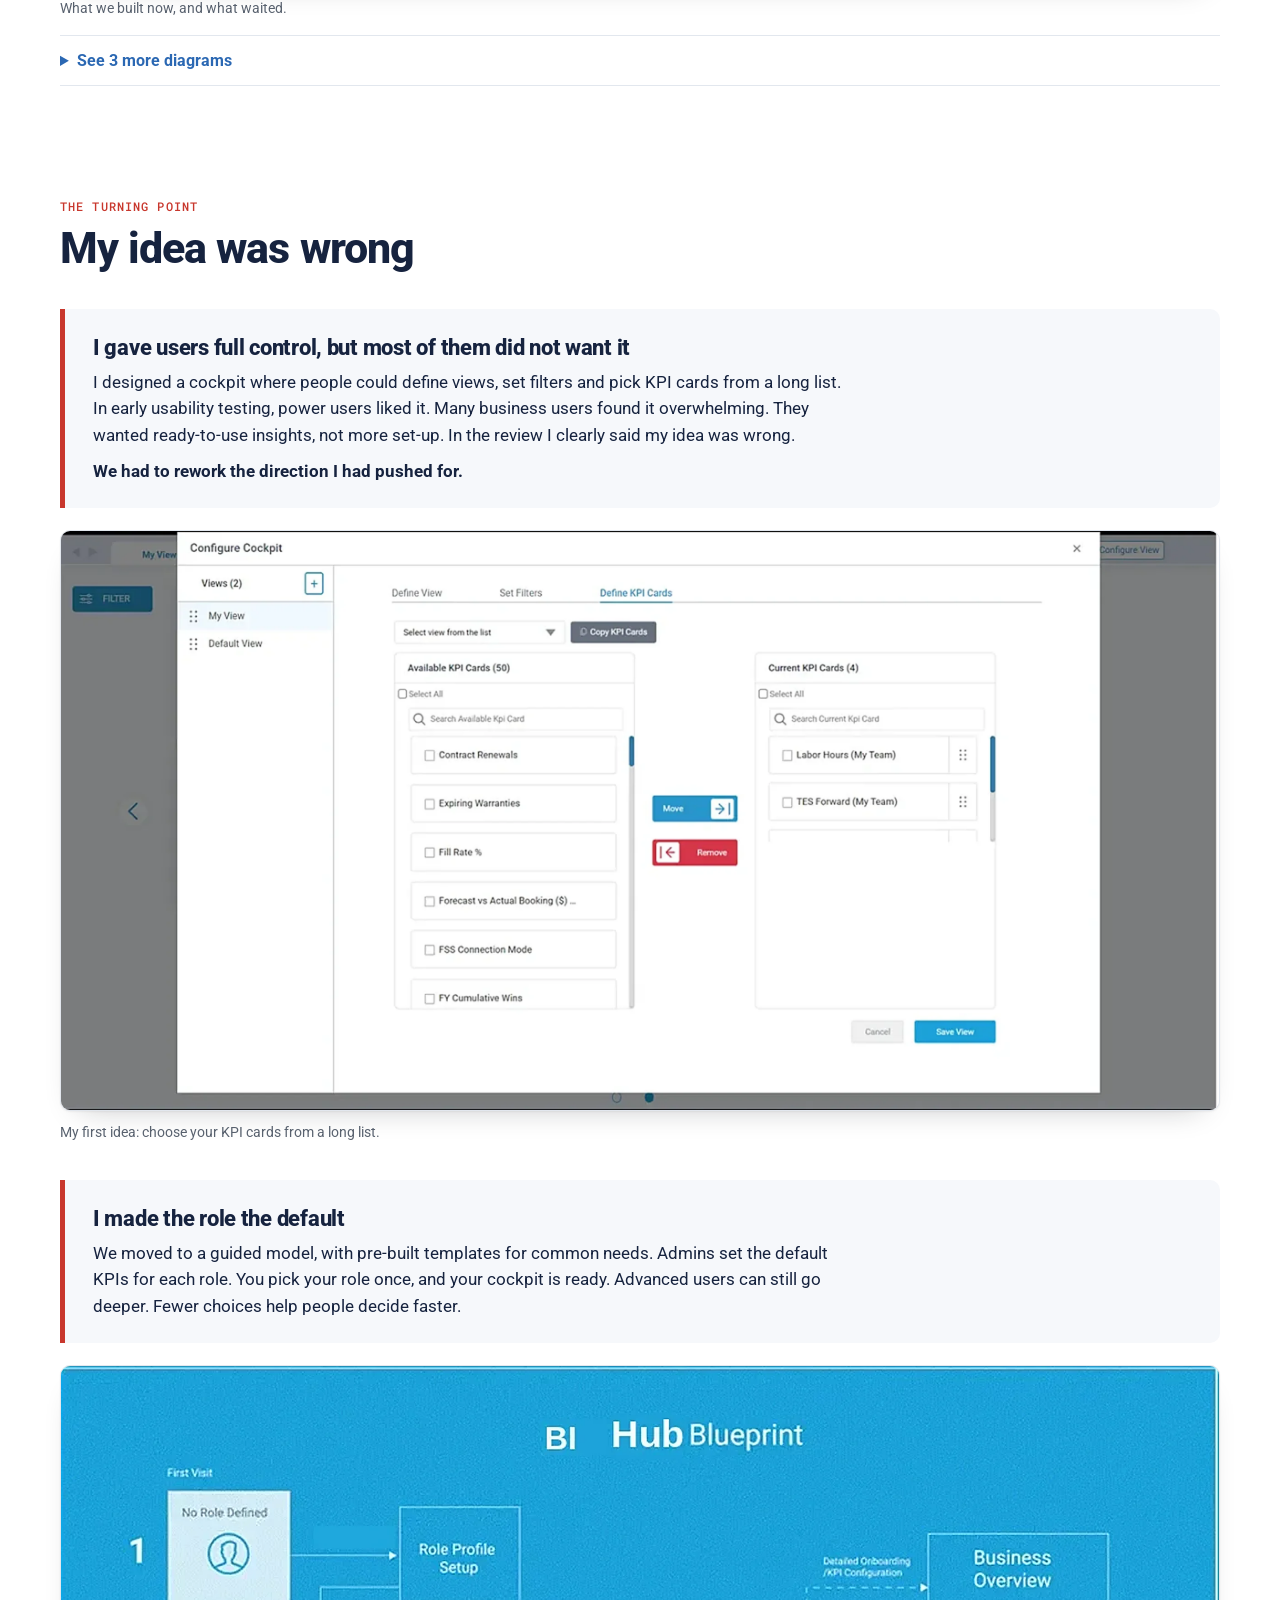
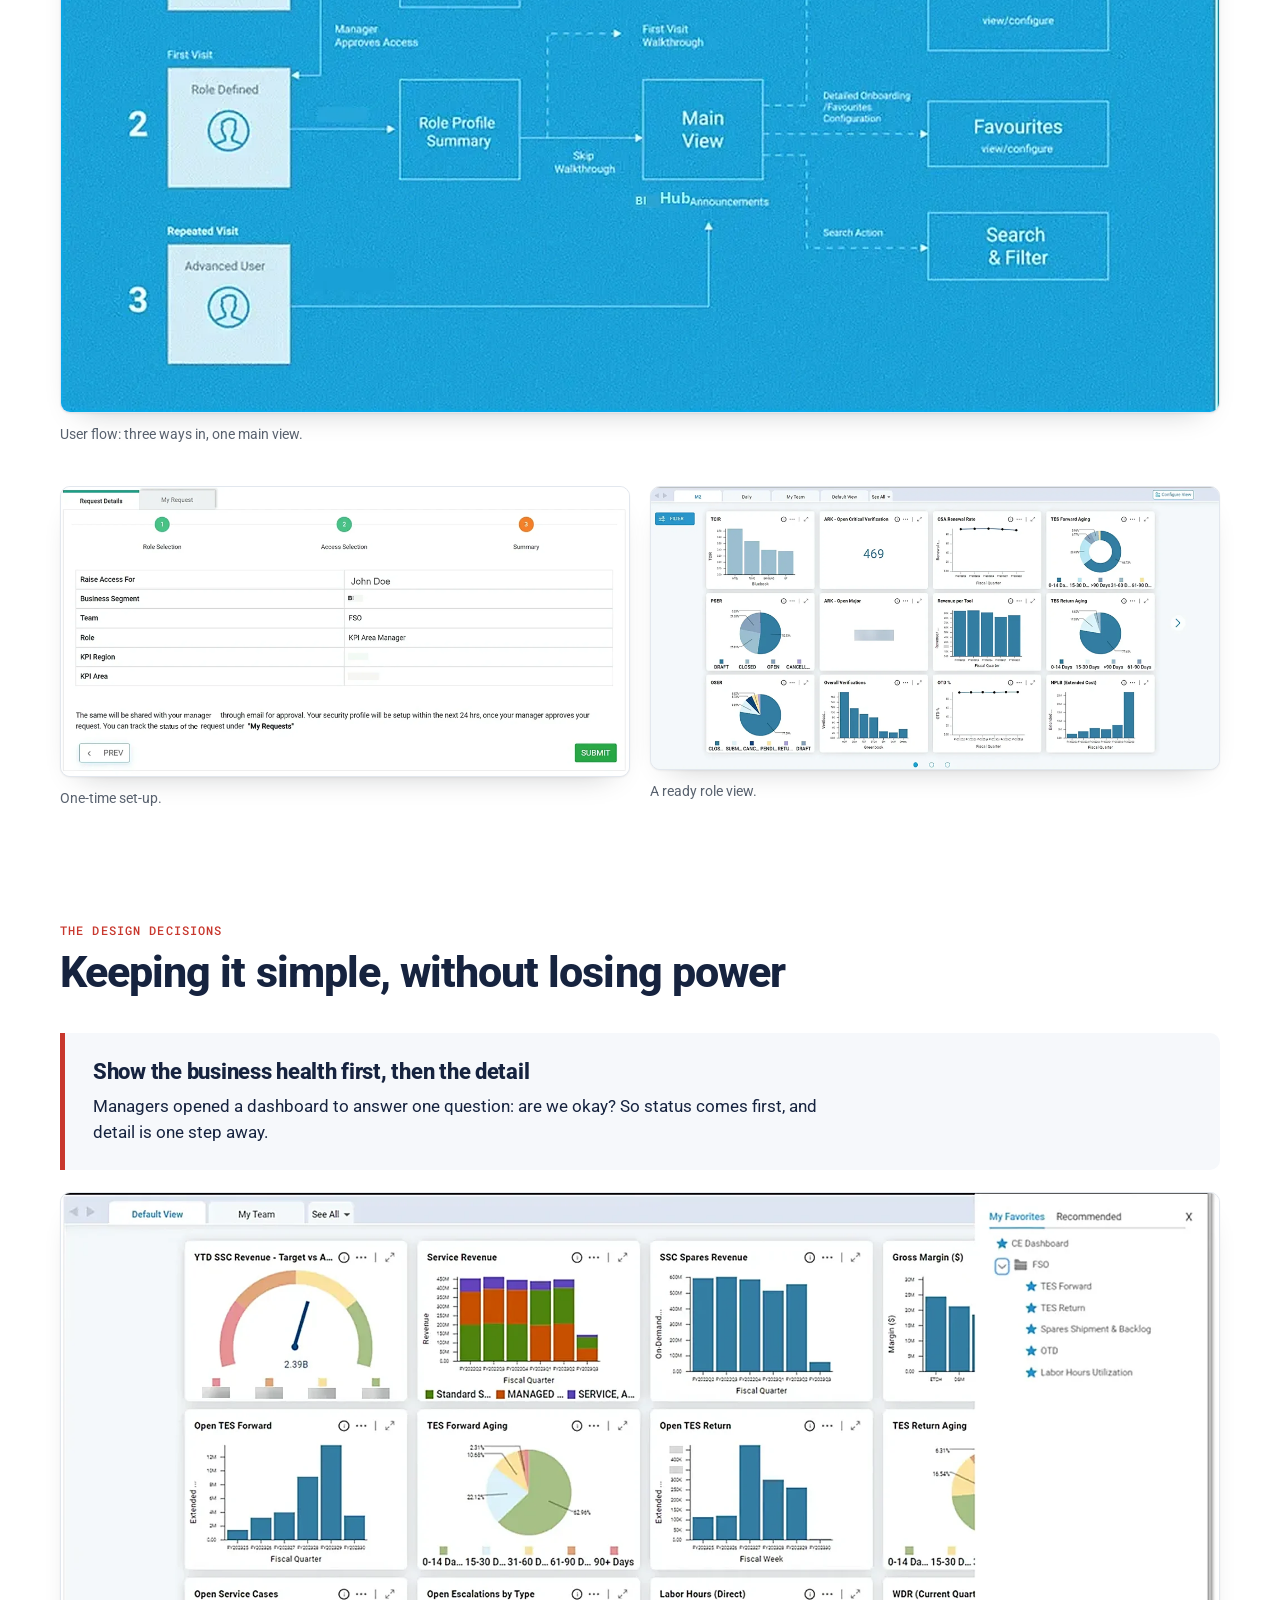
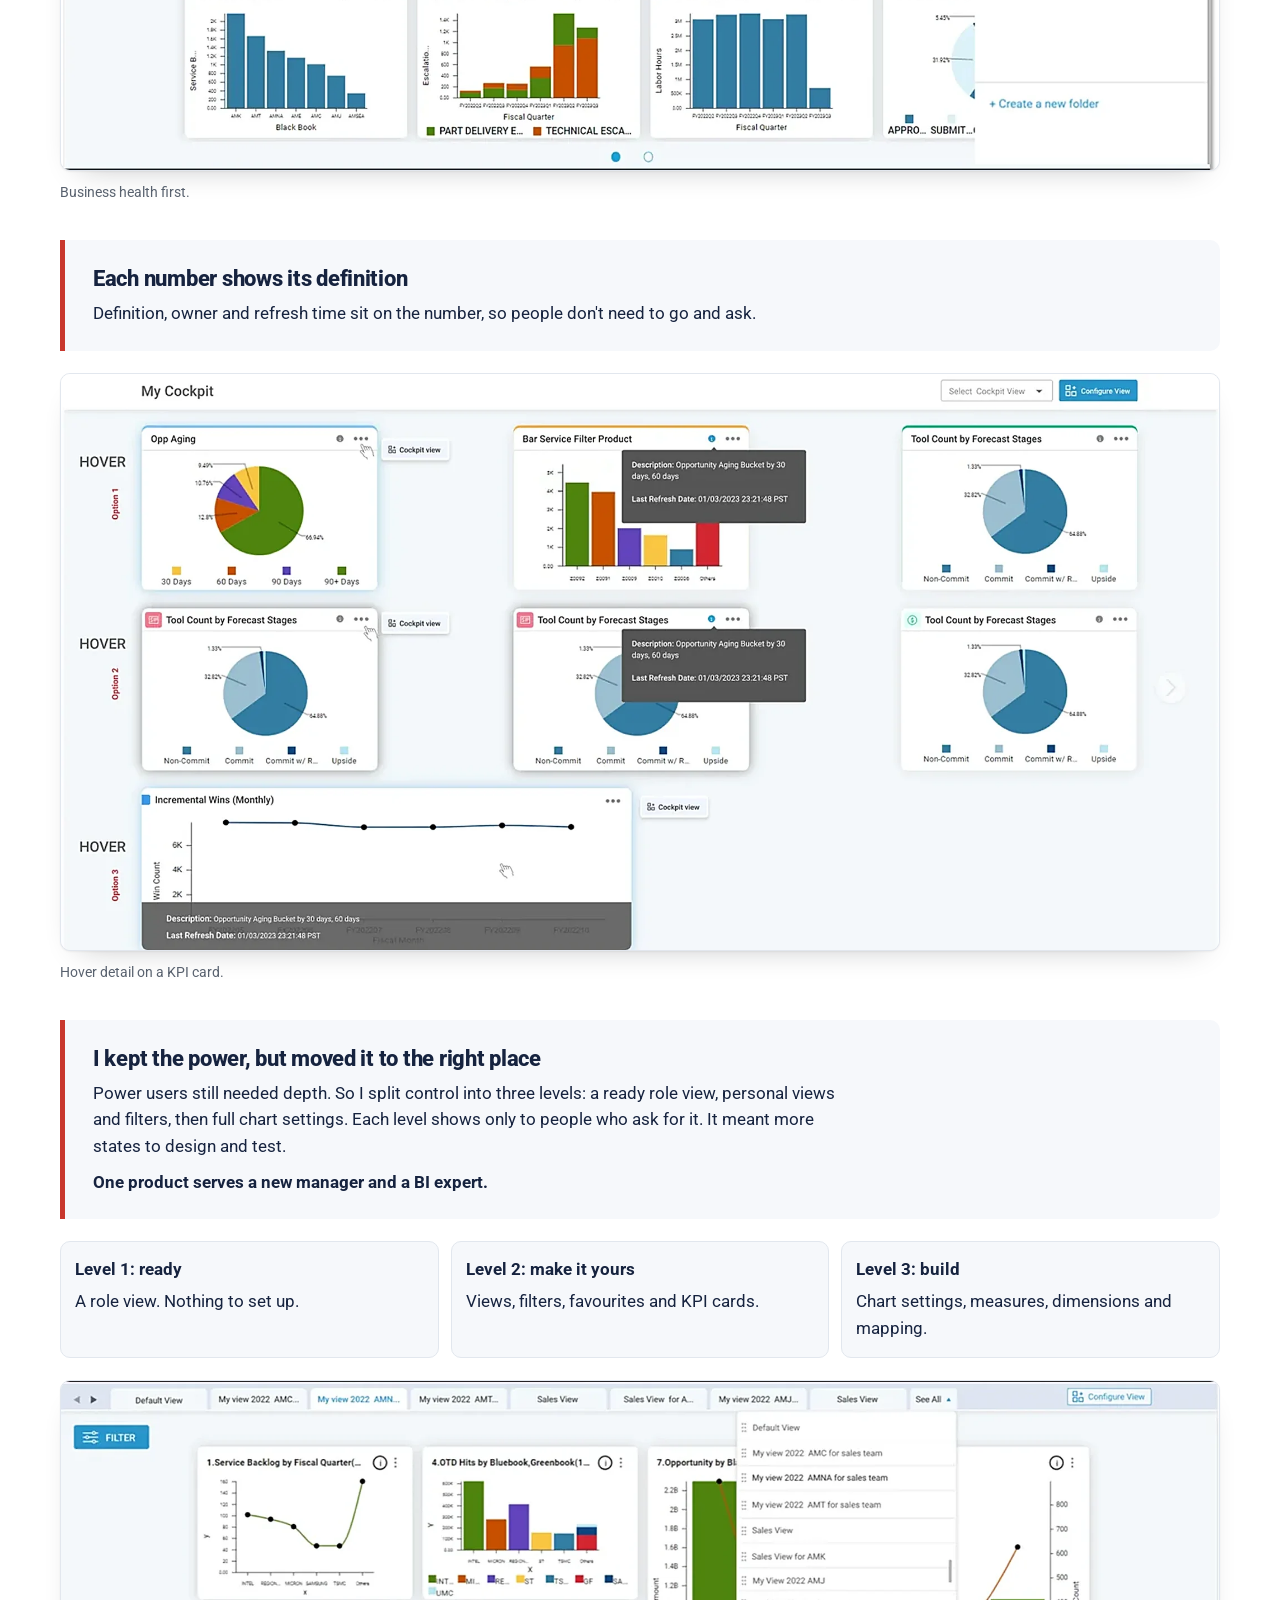
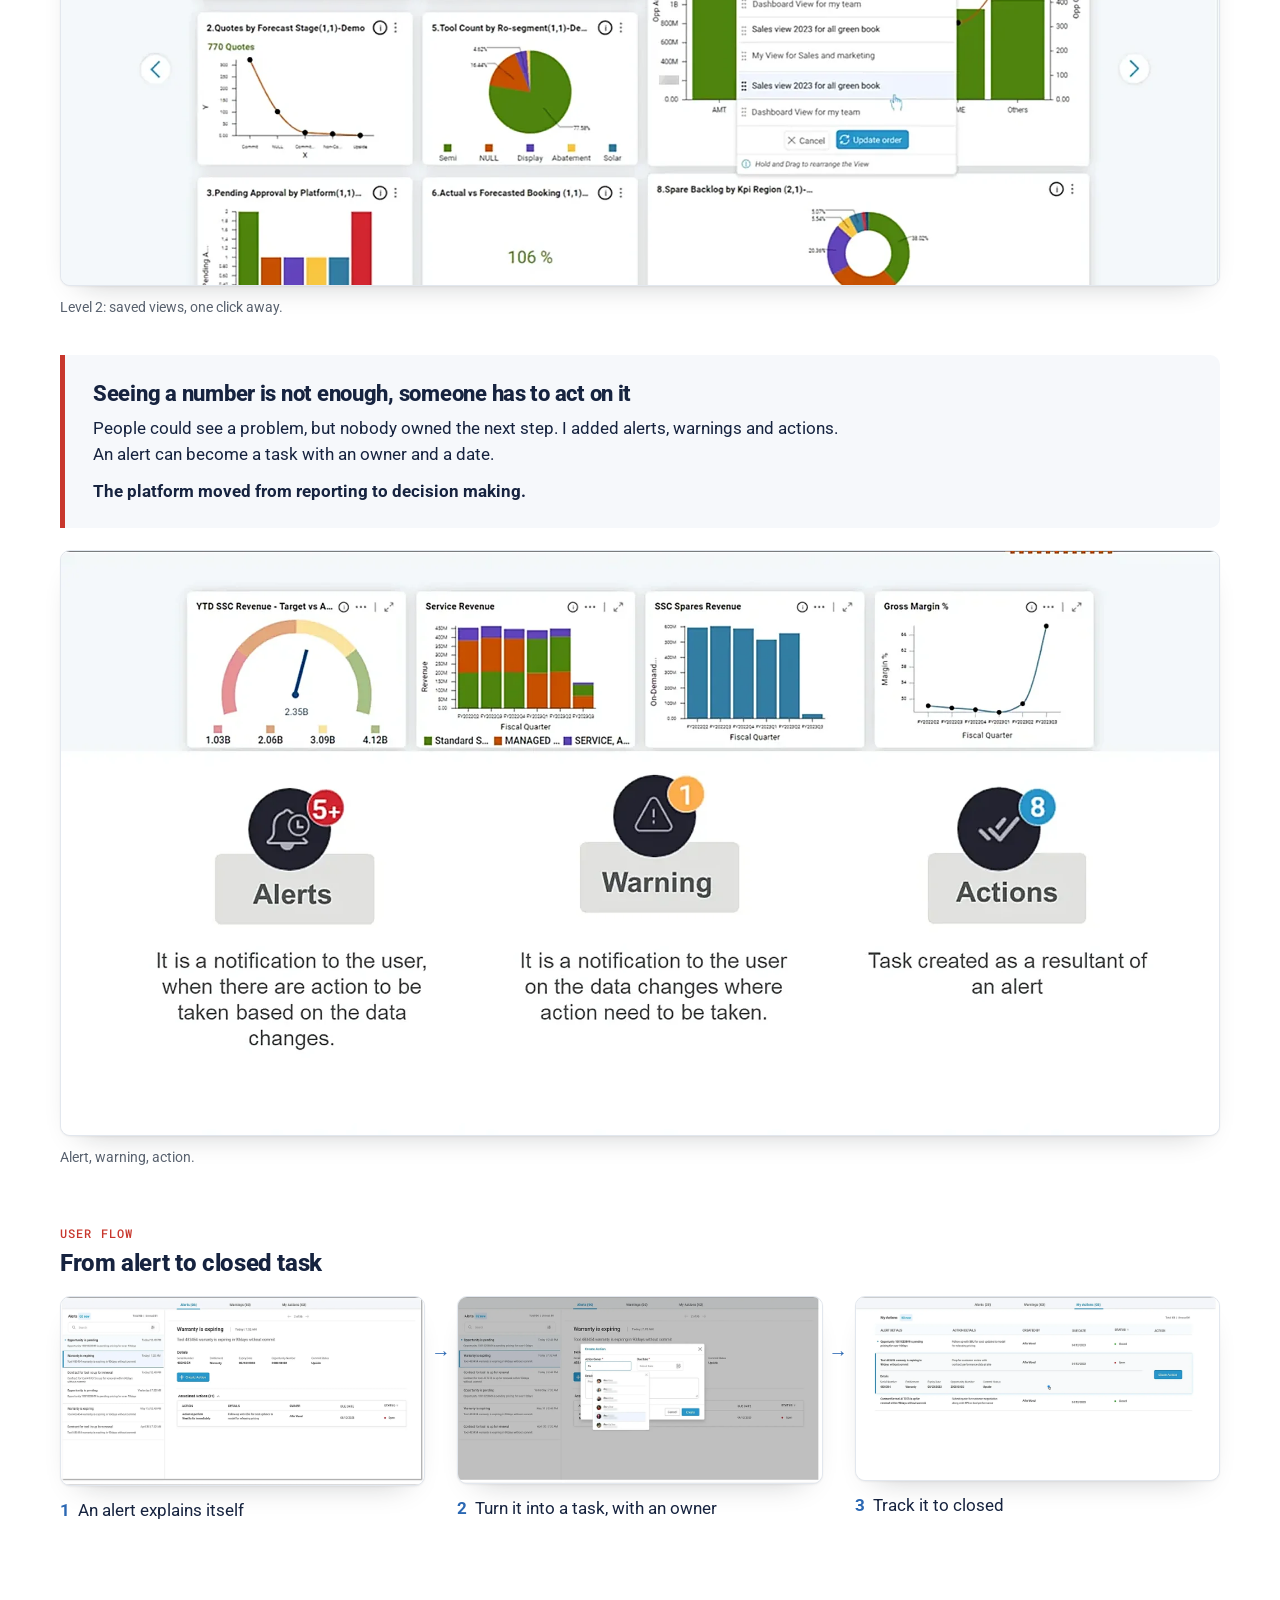
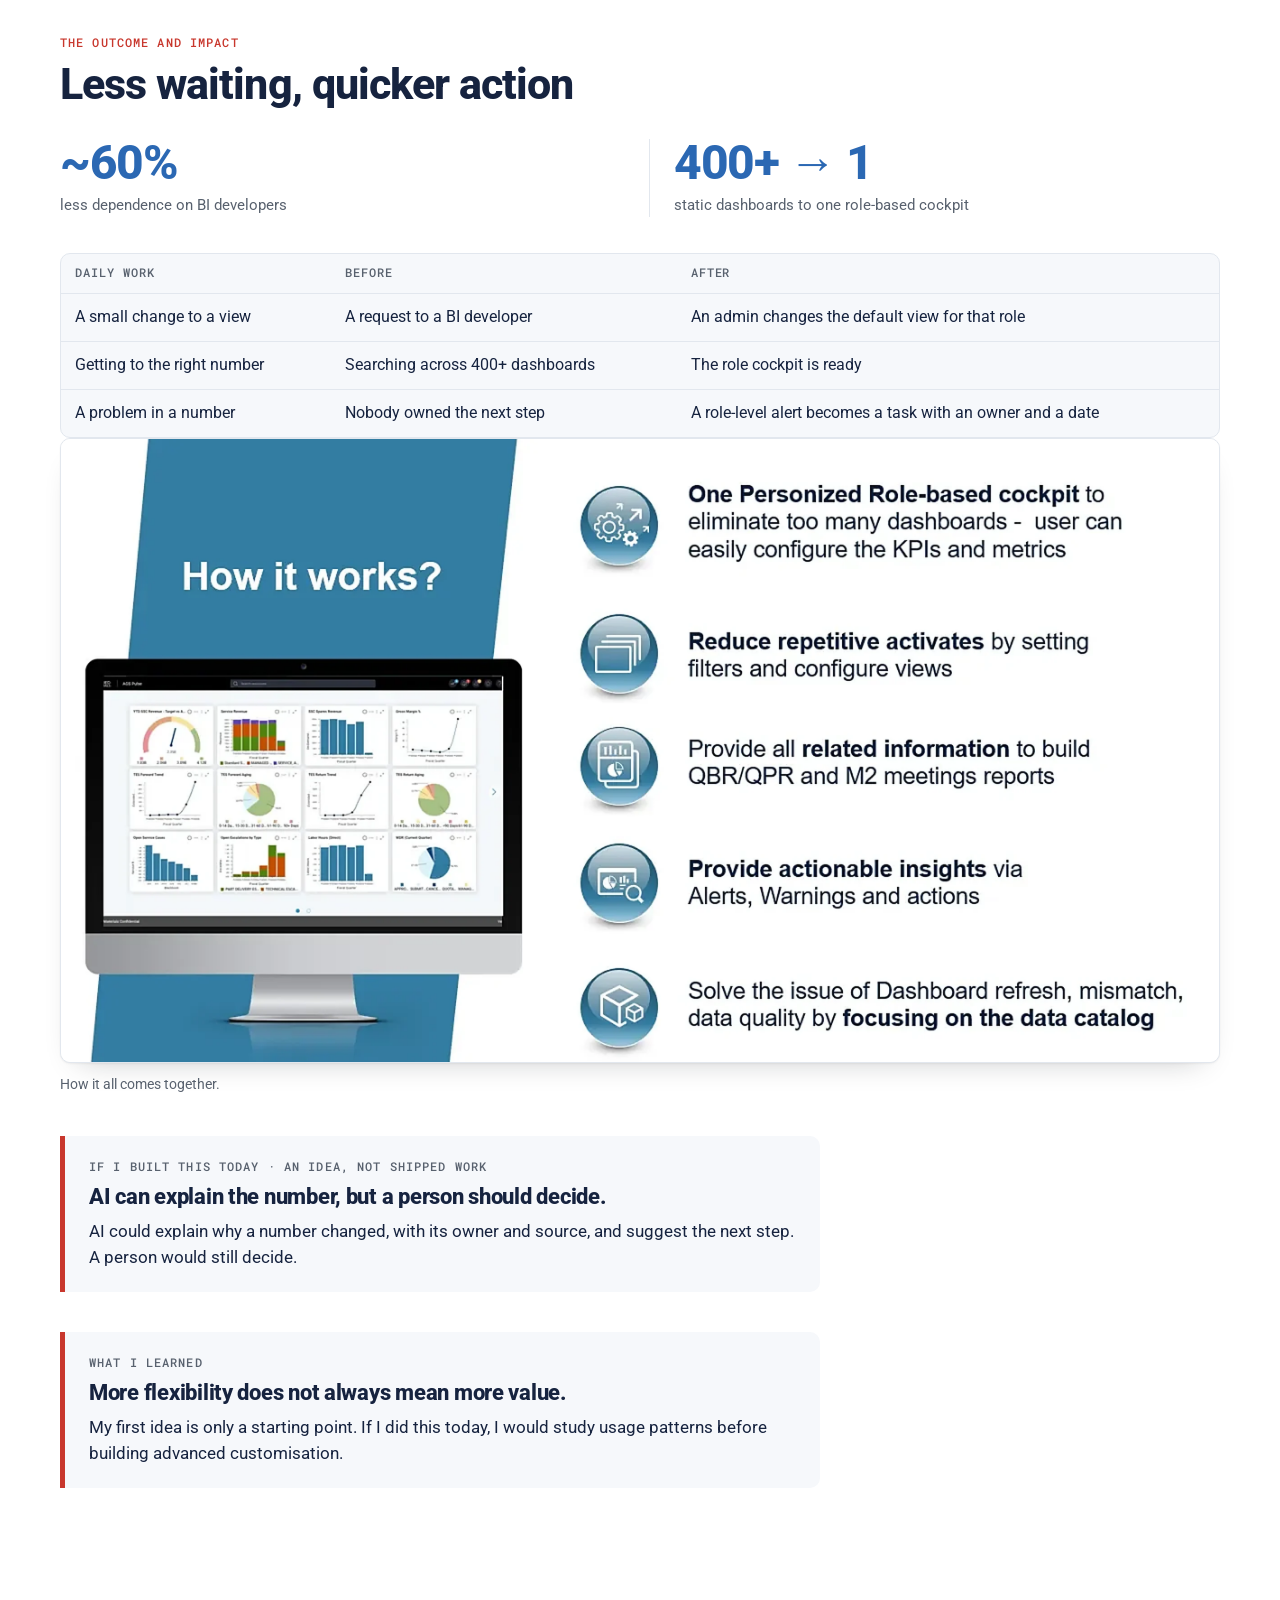
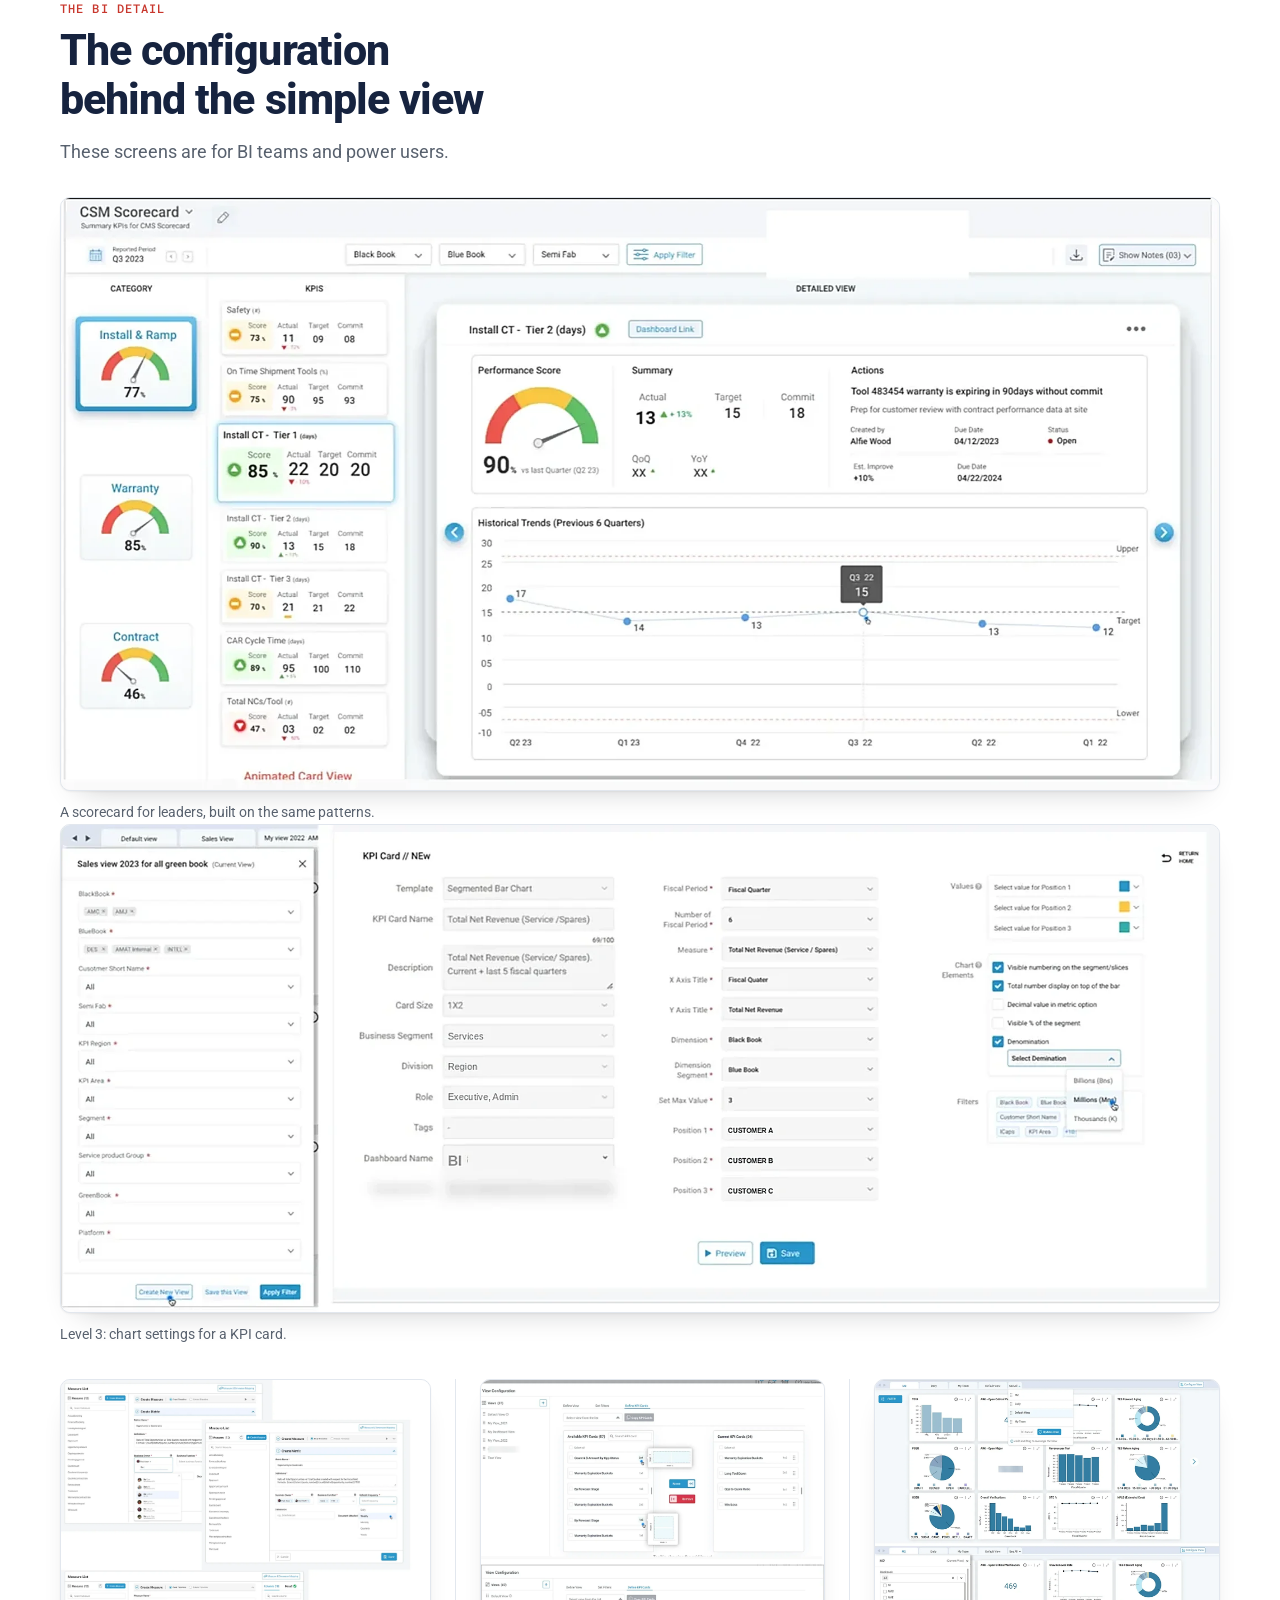
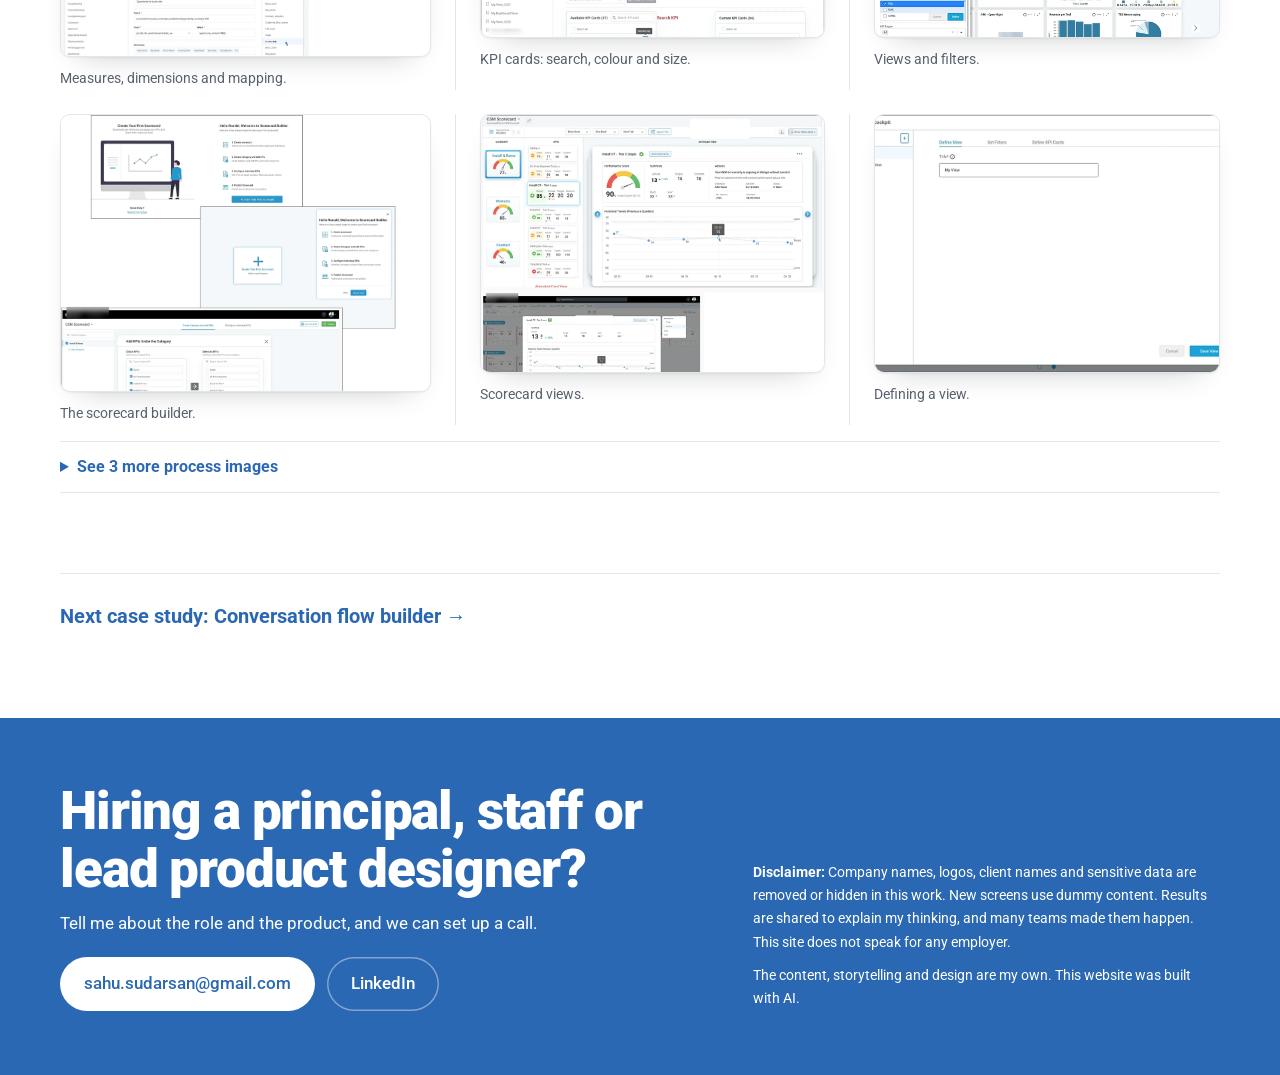
<file: work/bi-platform.html>
<!doctype html>
<html lang="en">
<head>
<meta charset="utf-8">
<meta name="viewport" content="width=device-width, initial-scale=1, viewport-fit=cover">
<meta name="claude:viewport-fit-sides" content="cover">
<title>Self-service BI platform: from 400+ dashboards to role-based decisions | Sudarshan Sahu</title>
<meta name="description" content="400+ dashboards became one role-based cockpit, after testing proved my first idea wrong.">
<meta name="robots" content="noindex">
<script>if("scrollRestoration"in history)history.scrollRestoration="manual";if(!location.hash)addEventListener("pageshow",function(){scrollTo(0,0)})</script>
<link rel="preconnect" href="https://fonts.googleapis.com">
<link rel="preconnect" href="https://fonts.gstatic.com" crossorigin>
<link rel="stylesheet" href="https://fonts.googleapis.com/css2?family=Roboto:ital,wght@0,400;0,500;0,700;0,800;0,900;1,400&family=Roboto+Mono:wght@400;500&display=swap">
<link rel="stylesheet" href="../assets/site.css">
</head>
<body>
<a class="skip" href="#main">Skip to content</a>
<header class="top"><div class="wrap topin">
<a class="brand" href="../index.html">Sudarshan Sahu</a>
<nav aria-label="Main"><a href="../index.html#work">Work</a><a href="../about.html">About</a><a class="navcta" href="mailto:sahu.sudarsan@gmail.com">Let's talk</a></nav>
</div></header>
<main id="main" class="cmain" data-s="bi-platform" style="--case:#2B68B3"><div class="bar" id="bar"></div>
<div class="band-case"><div class="wrap chead"><p class="pill">Self-service BI platform · Data products</p><h1>A role-based self-service BI platform with actionable insights, to view KPIs and metrics and take action faster.</h1><dl class="meta"><div><dt>Role</dt><dd>Lead UX Designer, later Staff</dd></div><div><dt>Company</dt><dd>Global semiconductor equipment maker</dd></div><div><dt>Users</dt><dd>Field managers, executives, BI teams, sales</dd></div></dl></div></div>
<div class="wrap herofig"><div class="frame"><i></i><img src="../assets/img/pu-010.webp" alt="Role-based cockpit, actionable insights, review meetings, scorecard and data catalog around a screen"></div></div>
<div class="wrap facts"><div><b>~60%</b><span>less dependence on BI developers</span></div><div><b>400+ → 1</b><span>static dashboards to one role-based cockpit</span></div><div><b>24</b><span>user interviews</span></div></div>
<section class="introw"><div class="wrap"><p class="mono">Context</p><p>This is a BI platform for a global field service organisation. People had 400+ dashboards and still could not get an answer. Research said they wanted personalisation, so I gave them full control. Testing proved me wrong. This is what I changed.</p></div></section>
<div class="wrap cs">
<section><header class="ch"><p class="mono">The problem</p><h2>A dashboard tsunami</h2></header>
<article class="cl"><div class="clt"><h3>For four years, nothing was shipped</h3><p>The company talked about one home for all its dashboards. Dashboards lived on different links, with no search and different access for each. Everyone wanted something different, so nothing moved. With the product manager, I placed every idea on business value against effort. We shipped only search, access by role and favourites.</p><p class="out">One home for data, BI, finance and marketing teams.</p></div><figure class="shot "><a href="../assets/img/pu-180.webp" target="_blank" rel="noopener" aria-label="Open larger image: Search results showing dashboards and metrics together"><img src="../assets/img/pu-180.webp" alt="Search results showing dashboards and metrics together" loading="lazy"></a><figcaption>The first release: one search across dashboards and metrics.</figcaption></figure>
</article>
<article class="cl"><div class="clt"><h3>One home did not solve the real problem</h3><p>People spent their time searching for data, not making decisions. It was not clear who should use which metric, or who should act when a number looked wrong. "How is this KPI calculated?" kept coming up.</p></div><figure class="shot "><a href="../assets/img/pu-020.webp" target="_blank" rel="noopener" aria-label="Open larger image: Five challenges: inconsistent information flow, redundant data assets, user experience, scalability and configurability"><img src="../assets/img/pu-020.webp" alt="Five challenges: inconsistent information flow, redundant data assets, user experience, scalability and configurability" loading="lazy"></a><figcaption>The five challenges this version had to solve.</figcaption></figure>
</article>
</section>
<section><header class="ch"><p class="mono">The research</p><h2>What I learned from 24 user interviews</h2></header>
<article class="cl"><div class="clt"><h3>I asked what people think, see and do</h3><p>I interviewed engineers, field managers, planning teams, business units, sales and leadership. Then I mapped every feature to each persona.</p></div><figure class="shot "><a href="../assets/img/pu-040.webp" target="_blank" rel="noopener" aria-label="Open larger image: Research summary: 24 interviews, Think See Do framework and persona mapping"><img src="../assets/img/pu-040.webp" alt="Research summary: 24 interviews, Think See Do framework and persona mapping" loading="lazy"></a><figcaption>Think, see, do, then every feature mapped to each persona.</figcaption></figure>
</article>
<article class="cl"><div class="clt"><h3>We decided what to build now, and what can wait</h3><p>I split every feature into this phase and the future. The cockpit, the dashboard overlay and the resources came first. AI suggestions and mobile views waited.</p></div><figure class="shot "><a href="../assets/img/pu-050.webp" target="_blank" rel="noopener" aria-label="Open larger image: Cockpit features split into this phase and future"><img src="../assets/img/pu-050.webp" alt="Cockpit features split into this phase and future" loading="lazy"></a><figcaption>What we built now, and what waited.</figcaption></figure>
<details class="more in"><summary>See 3 more diagrams</summary><div class="morein"><figure class="shot "><a href="../assets/img/pu-080.webp" target="_blank" rel="noopener" aria-label="Open larger image: Five goals: personalisation, data to decision, seamless experience, democratised assets, scalable platform"><img src="../assets/img/pu-080.webp" alt="Five goals: personalisation, data to decision, seamless experience, democratised assets, scalable platform" loading="lazy"></a><figcaption>Five goals to test every idea against.</figcaption></figure>
<figure class="shot "><a href="../assets/img/pu-060.webp" target="_blank" rel="noopener" aria-label="Open larger image: Dashboard overlay features split into this phase and future"><img src="../assets/img/pu-060.webp" alt="Dashboard overlay features split into this phase and future" loading="lazy"></a><figcaption>Scope: dashboard overlay.</figcaption></figure>
<figure class="shot "><a href="../assets/img/pu-070.webp" target="_blank" rel="noopener" aria-label="Open larger image: Onboarding and scalability features split into this phase and future"><img src="../assets/img/pu-070.webp" alt="Onboarding and scalability features split into this phase and future" loading="lazy"></a><figcaption>Scope: onboarding and scale.</figcaption></figure>
</div></details>
</article>
</section>
<section><header class="ch"><p class="mono">The turning point</p><h2>My idea was wrong</h2></header>
<article class="cl"><div class="clt"><h3>I gave users full control, but most of them did not want it</h3><p>I designed a cockpit where people could define views, set filters and pick KPI cards from a long list. In early usability testing, power users liked it. Many business users found it overwhelming. They wanted ready-to-use insights, not more set-up. In the review I clearly said my idea was wrong.</p><p class="out">We had to rework the direction I had pushed for.</p></div><figure class="shot "><a href="../assets/img/pu-142.webp" target="_blank" rel="noopener" aria-label="Open larger image: Configure cockpit screen with a long list of KPI cards"><img src="../assets/img/pu-142.webp" alt="Configure cockpit screen with a long list of KPI cards" loading="lazy"></a><figcaption>My first idea: choose your KPI cards from a long list.</figcaption></figure>
</article>
<article class="cl"><div class="clt"><h3>I made the role the default</h3><p>We moved to a guided model, with pre-built templates for common needs. Admins set the default KPIs for each role. You pick your role once, and your cockpit is ready. Advanced users can still go deeper. Fewer choices help people decide faster.</p></div><figure class="shot "><a href="../assets/img/pu-100.webp" target="_blank" rel="noopener" aria-label="Open larger image: Blueprint of three entry paths: first visit, role defined, repeat visit"><img src="../assets/img/pu-100.webp" alt="Blueprint of three entry paths: first visit, role defined, repeat visit" loading="lazy"></a><figcaption>User flow: three ways in, one main view.</figcaption></figure>
<div class="pair"><figure class="shot "><a href="../assets/img/pu-200.webp" target="_blank" rel="noopener" aria-label="Open larger image: Role request form with role, access and summary steps"><img src="../assets/img/pu-200.webp" alt="Role request form with role, access and summary steps" loading="lazy"></a><figcaption>One-time set-up.</figcaption></figure>
<figure class="shot "><a href="../assets/img/pu-130.webp" target="_blank" rel="noopener" aria-label="Open larger image: Cockpit with a grid of KPI cards"><img src="../assets/img/pu-130.webp" alt="Cockpit with a grid of KPI cards" loading="lazy"></a><figcaption>A ready role view.</figcaption></figure>
</div></article>
</section>
<section><header class="ch"><p class="mono">The design decisions</p><h2>Keeping it simple, without losing power</h2></header>
<article class="cl"><div class="clt"><h3>Show the business health first, then the detail</h3><p>Managers opened a dashboard to answer one question: are we okay? So status comes first, and detail is one step away.</p></div><figure class="shot "><a href="../assets/img/pu-190.webp" target="_blank" rel="noopener" aria-label="Open larger image: Cockpit with a gauge as the first card and a favourites panel"><img src="../assets/img/pu-190.webp" alt="Cockpit with a gauge as the first card and a favourites panel" loading="lazy"></a><figcaption>Business health first.</figcaption></figure>
</article>
<article class="cl"><div class="clt"><h3>Each number shows its definition</h3><p>Definition, owner and refresh time sit on the number, so people don't need to go and ask.</p></div><figure class="shot "><a href="../assets/img/pu-160.webp" target="_blank" rel="noopener" aria-label="Open larger image: KPI card hover states showing definition and refresh time"><img src="../assets/img/pu-160.webp" alt="KPI card hover states showing definition and refresh time" loading="lazy"></a><figcaption>Hover detail on a KPI card.</figcaption></figure>
</article>
<article class="cl"><div class="clt"><h3>I kept the power, but moved it to the right place</h3><p>Power users still needed depth. So I split control into three levels: a ready role view, personal views and filters, then full chart settings. Each level shows only to people who ask for it. It meant more states to design and test.</p><p class="out">One product serves a new manager and a BI expert.</p></div><div class="levels"><div><b>Level 1: ready</b>A role view. Nothing to set up.</div><div><b>Level 2: make it yours</b>Views, filters, favourites and KPI cards.</div><div><b>Level 3: build</b>Chart settings, measures, dimensions and mapping.</div></div><figure class="shot "><a href="../assets/img/pu-230.webp" target="_blank" rel="noopener" aria-label="Open larger image: Saved views across the top of the cockpit with filters"><img src="../assets/img/pu-230.webp" alt="Saved views across the top of the cockpit with filters" loading="lazy"></a><figcaption>Level 2: saved views, one click away.</figcaption></figure>
</article>
<article class="cl"><div class="clt"><h3>Seeing a number is not enough, someone has to act on it</h3><p>People could see a problem, but nobody owned the next step. I added alerts, warnings and actions. An alert can become a task with an owner and a date.</p><p class="out">The platform moved from reporting to decision making.</p></div><figure class="shot "><a href="../assets/img/pu-210.webp" target="_blank" rel="noopener" aria-label="Open larger image: Alerts, warnings and actions explained"><img src="../assets/img/pu-210.webp" alt="Alerts, warnings and actions explained" loading="lazy"></a><figcaption>Alert, warning, action.</figcaption></figure>
</article>
<div class="dg"><div class="dgh"><p class="mono">User flow</p><h3>From alert to closed task</h3></div><ol class="fs"><li><figure class="shot "><a href="../assets/img/pu-220.webp" target="_blank" rel="noopener" aria-label="Open larger image: Alert detail with a create action button"><img src="../assets/img/pu-220.webp" alt="Alert detail with a create action button" loading="lazy"></a></figure>
<p><b>1</b> An alert explains itself</p></li><li><figure class="shot "><a href="../assets/img/pu-221.webp" target="_blank" rel="noopener" aria-label="Open larger image: Create action dialog with owner and due date"><img src="../assets/img/pu-221.webp" alt="Create action dialog with owner and due date" loading="lazy"></a></figure>
<p><b>2</b> Turn it into a task, with an owner</p></li><li><figure class="shot "><a href="../assets/img/pu-222.webp" target="_blank" rel="noopener" aria-label="Open larger image: My actions list with status"><img src="../assets/img/pu-222.webp" alt="My actions list with status" loading="lazy"></a></figure>
<p><b>3</b> Track it to closed</p></li></ol></div>
</section>
<section><header class="ch"><p class="mono">The outcome and impact</p><h2>Less waiting, quicker action</h2></header>
<div class="nums"><div><b>~60%</b><span>less dependence on BI developers</span></div><div><b>400+ → 1</b><span>static dashboards to one role-based cockpit</span></div></div>
<div class="tbl"><table><thead><tr><th scope="col">Daily work</th><th scope="col">Before</th><th scope="col">After</th></tr></thead><tbody><tr><td data-l="Daily work">A small change to a view</td><td data-l="Before">A request to a BI developer</td><td data-l="After">An admin changes the default view for that role</td></tr><tr><td data-l="Daily work">Getting to the right number</td><td data-l="Before">Searching across 400+ dashboards</td><td data-l="After">The role cockpit is ready</td></tr><tr><td data-l="Daily work">A problem in a number</td><td data-l="Before">Nobody owned the next step</td><td data-l="After">A role-level alert becomes a task with an owner and a date</td></tr></tbody></table></div>
<figure class="shot "><a href="../assets/img/pu-280.webp" target="_blank" rel="noopener" aria-label="Open larger image: How it works: one role-based cockpit, fewer repeat activities, review reports, actionable insights and data catalog"><img src="../assets/img/pu-280.webp" alt="How it works: one role-based cockpit, fewer repeat activities, review reports, actionable insights and data catalog" loading="lazy"></a><figcaption>How it all comes together.</figcaption></figure>
<div class="lesson today"><p class="mono">If I built this today · An idea, not shipped work</p><p class="ct">AI can explain the number, but a person should decide.</p><p>AI could explain why a number changed, with its owner and source, and suggest the next step. A person would still decide.</p></div>
<div class="lesson"><p class="mono">What I learned</p><p class="ct">More flexibility does not always mean more value.</p><p>My first idea is only a starting point. If I did this today, I would study usage patterns before building advanced customisation.</p></div>
</section>
<section><header class="ch"><p class="mono">The BI detail</p><h2>The configuration behind the simple view</h2><p class="chl">These screens are for BI teams and power users.</p></header>
<figure class="shot "><a href="../assets/img/pu-261.webp" target="_blank" rel="noopener" aria-label="Open larger image: Scorecard with performance score, KPI list and historical trend"><img src="../assets/img/pu-261.webp" alt="Scorecard with performance score, KPI list and historical trend" loading="lazy"></a><figcaption>A scorecard for leaders, built on the same patterns.</figcaption></figure>
<figure class="shot "><a href="../assets/img/pu-240.webp" target="_blank" rel="noopener" aria-label="Open larger image: KPI card configuration with chart settings"><img src="../assets/img/pu-240.webp" alt="KPI card configuration with chart settings" loading="lazy"></a><figcaption>Level 3: chart settings for a KPI card.</figcaption></figure>
<div class="gal"><figure class="shot "><a href="../assets/img/pu-250.webp" target="_blank" rel="noopener" aria-label="Open larger image: Measure and dimension mapping screens"><img src="../assets/img/pu-250.webp" alt="Measure and dimension mapping screens" loading="lazy"></a><figcaption>Measures, dimensions and mapping.</figcaption></figure>
<figure class="shot "><a href="../assets/img/pu-170.webp" target="_blank" rel="noopener" aria-label="Open larger image: View configuration with search, colour and size options"><img src="../assets/img/pu-170.webp" alt="View configuration with search, colour and size options" loading="lazy"></a><figcaption>KPI cards: search, colour and size.</figcaption></figure>
<figure class="shot "><a href="../assets/img/pu-150.webp" target="_blank" rel="noopener" aria-label="Open larger image: Cockpit views and filter panel"><img src="../assets/img/pu-150.webp" alt="Cockpit views and filter panel" loading="lazy"></a><figcaption>Views and filters.</figcaption></figure>
<figure class="shot "><a href="../assets/img/pu-270.webp" target="_blank" rel="noopener" aria-label="Open larger image: Scorecard builder steps"><img src="../assets/img/pu-270.webp" alt="Scorecard builder steps" loading="lazy"></a><figcaption>The scorecard builder.</figcaption></figure>
<figure class="shot "><a href="../assets/img/pu-260.webp" target="_blank" rel="noopener" aria-label="Open larger image: Scorecard in card, detail and list views"><img src="../assets/img/pu-260.webp" alt="Scorecard in card, detail and list views" loading="lazy"></a><figcaption>Scorecard views.</figcaption></figure>
<figure class="shot "><a href="../assets/img/pu-140.webp" target="_blank" rel="noopener" aria-label="Open larger image: Configure cockpit: define view"><img src="../assets/img/pu-140.webp" alt="Configure cockpit: define view" loading="lazy"></a><figcaption>Defining a view.</figcaption></figure>
</div><details class="more in"><summary>See 3 more process images</summary><div class="morein"><figure class="shot "><a href="../assets/img/pu-110.webp" target="_blank" rel="noopener" aria-label="Open larger image: Annotated wireframe of the cockpit with persona tags"><img src="../assets/img/pu-110.webp" alt="Annotated wireframe of the cockpit with persona tags" loading="lazy"></a><figcaption>The cockpit wireframe, by persona.</figcaption></figure>
<figure class="shot "><a href="../assets/img/pu-120.webp" target="_blank" rel="noopener" aria-label="Open larger image: Annotated wireframe with alerts, updates, team trends and resources"><img src="../assets/img/pu-120.webp" alt="Annotated wireframe with alerts, updates, team trends and resources" loading="lazy"></a><figcaption>Alerts, updates and resources.</figcaption></figure>
<figure class="shot "><a href="../assets/img/pu-030.webp" target="_blank" rel="noopener" aria-label="Open larger image: Four step approach: identify personas, identify data, statistical study, design led prototypes"><img src="../assets/img/pu-030.webp" alt="Four step approach: identify personas, identify data, statistical study, design led prototypes" loading="lazy"></a><figcaption>The approach I agreed with the team.</figcaption></figure>
</div></details>
</section>
<a class="nextl" href="conversation-flow-builder.html">Next case study: Conversation flow builder <span aria-hidden="true">→</span></a>
</div></main>
<footer class="foot"><div class="wrap footin">
<div><h2>Hiring a principal, staff or lead product designer?</h2>
<p>Tell me about the role and the product, and we can set up a call.</p>
<p class="contact"><a class="btn" href="mailto:sahu.sudarsan@gmail.com">sahu.sudarsan@gmail.com</a><a class="btn ghost" href="https://www.linkedin.com/in/sudarshansahu" target="_blank" rel="noopener">LinkedIn</a></p></div>
<div><p class="legal"><b>Disclaimer:</b> Company names, logos, client names and sensitive data are removed or hidden in this work. New screens use dummy content. Results are shared to explain my thinking, and many teams made them happen. This site does not speak for any employer.</p><p class="legal">The content, storytelling and design are my own. This website was built with AI.</p></div>
</div></footer>
<dialog id="lb" aria-label="Larger image"><button type="button" aria-label="Close">Close</button><img alt=""></dialog>
<script src="../assets/site.js" defer></script>
</body></html>
</file>
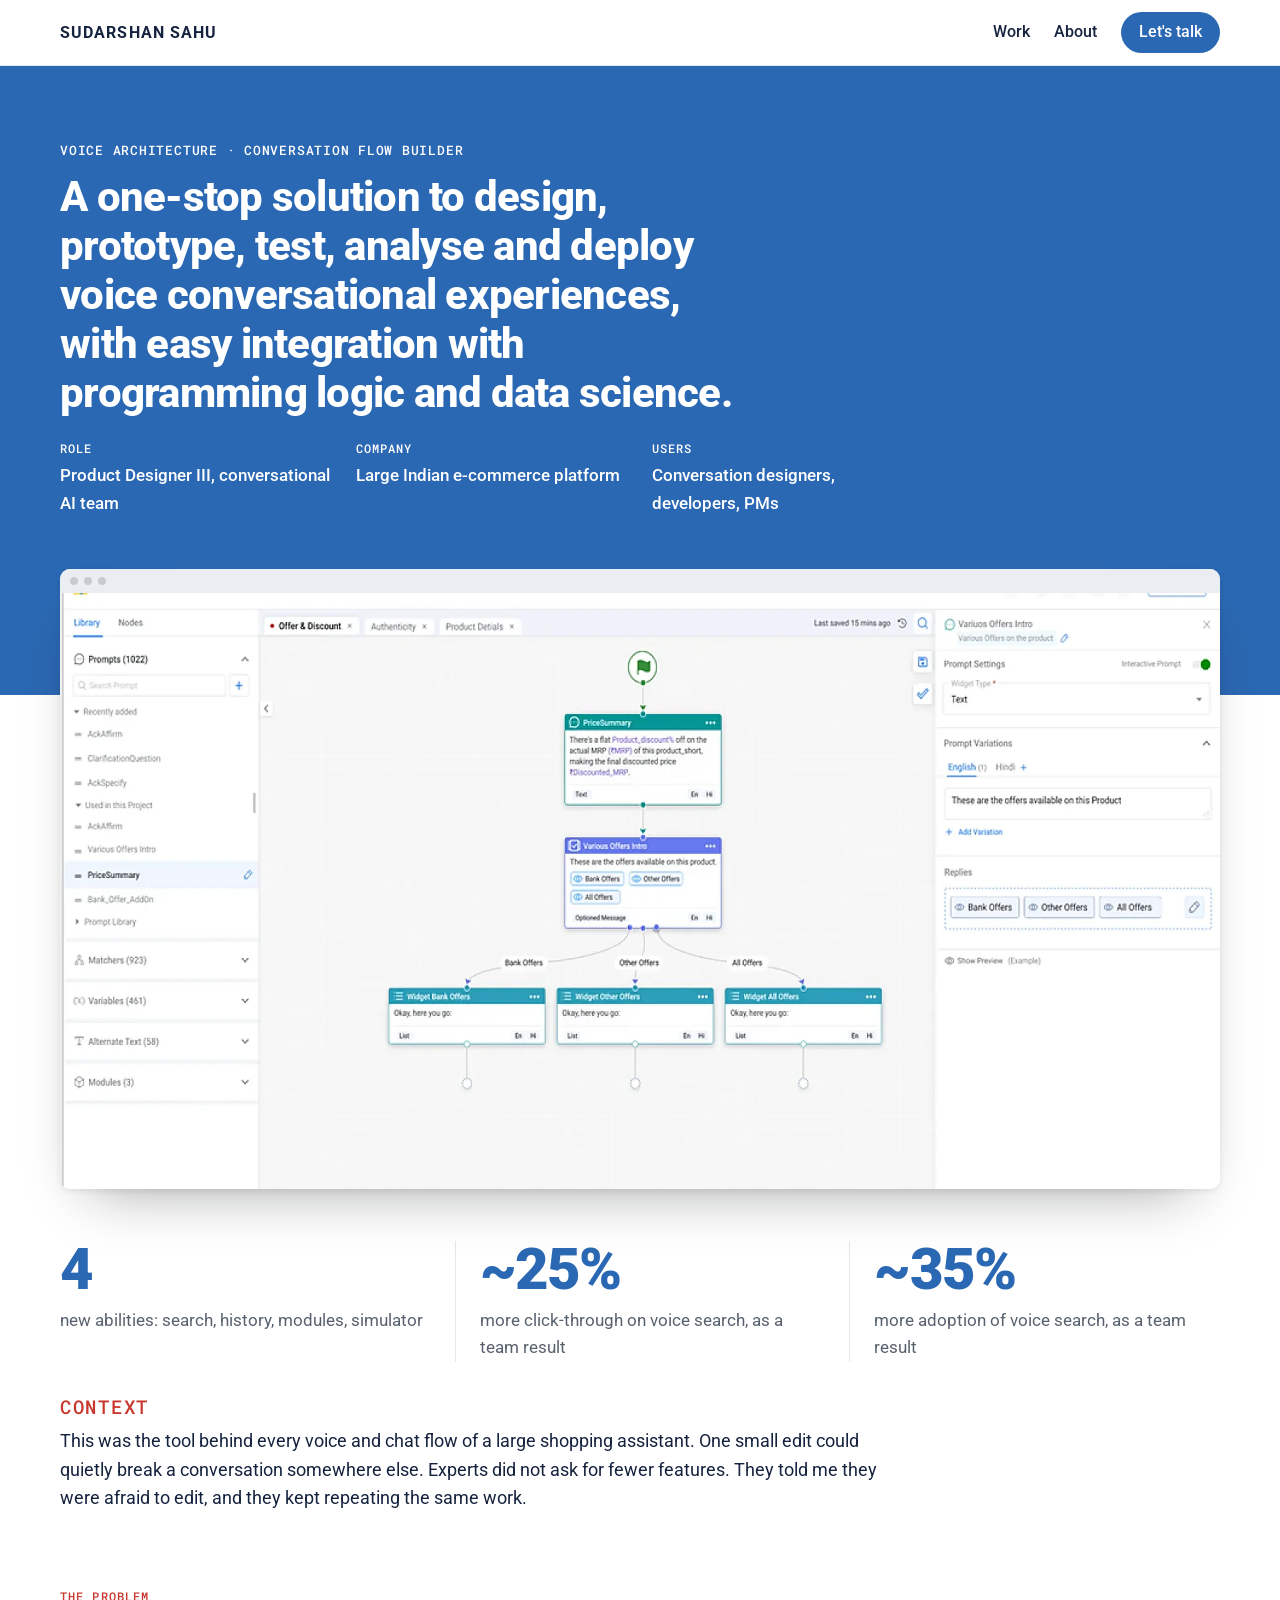
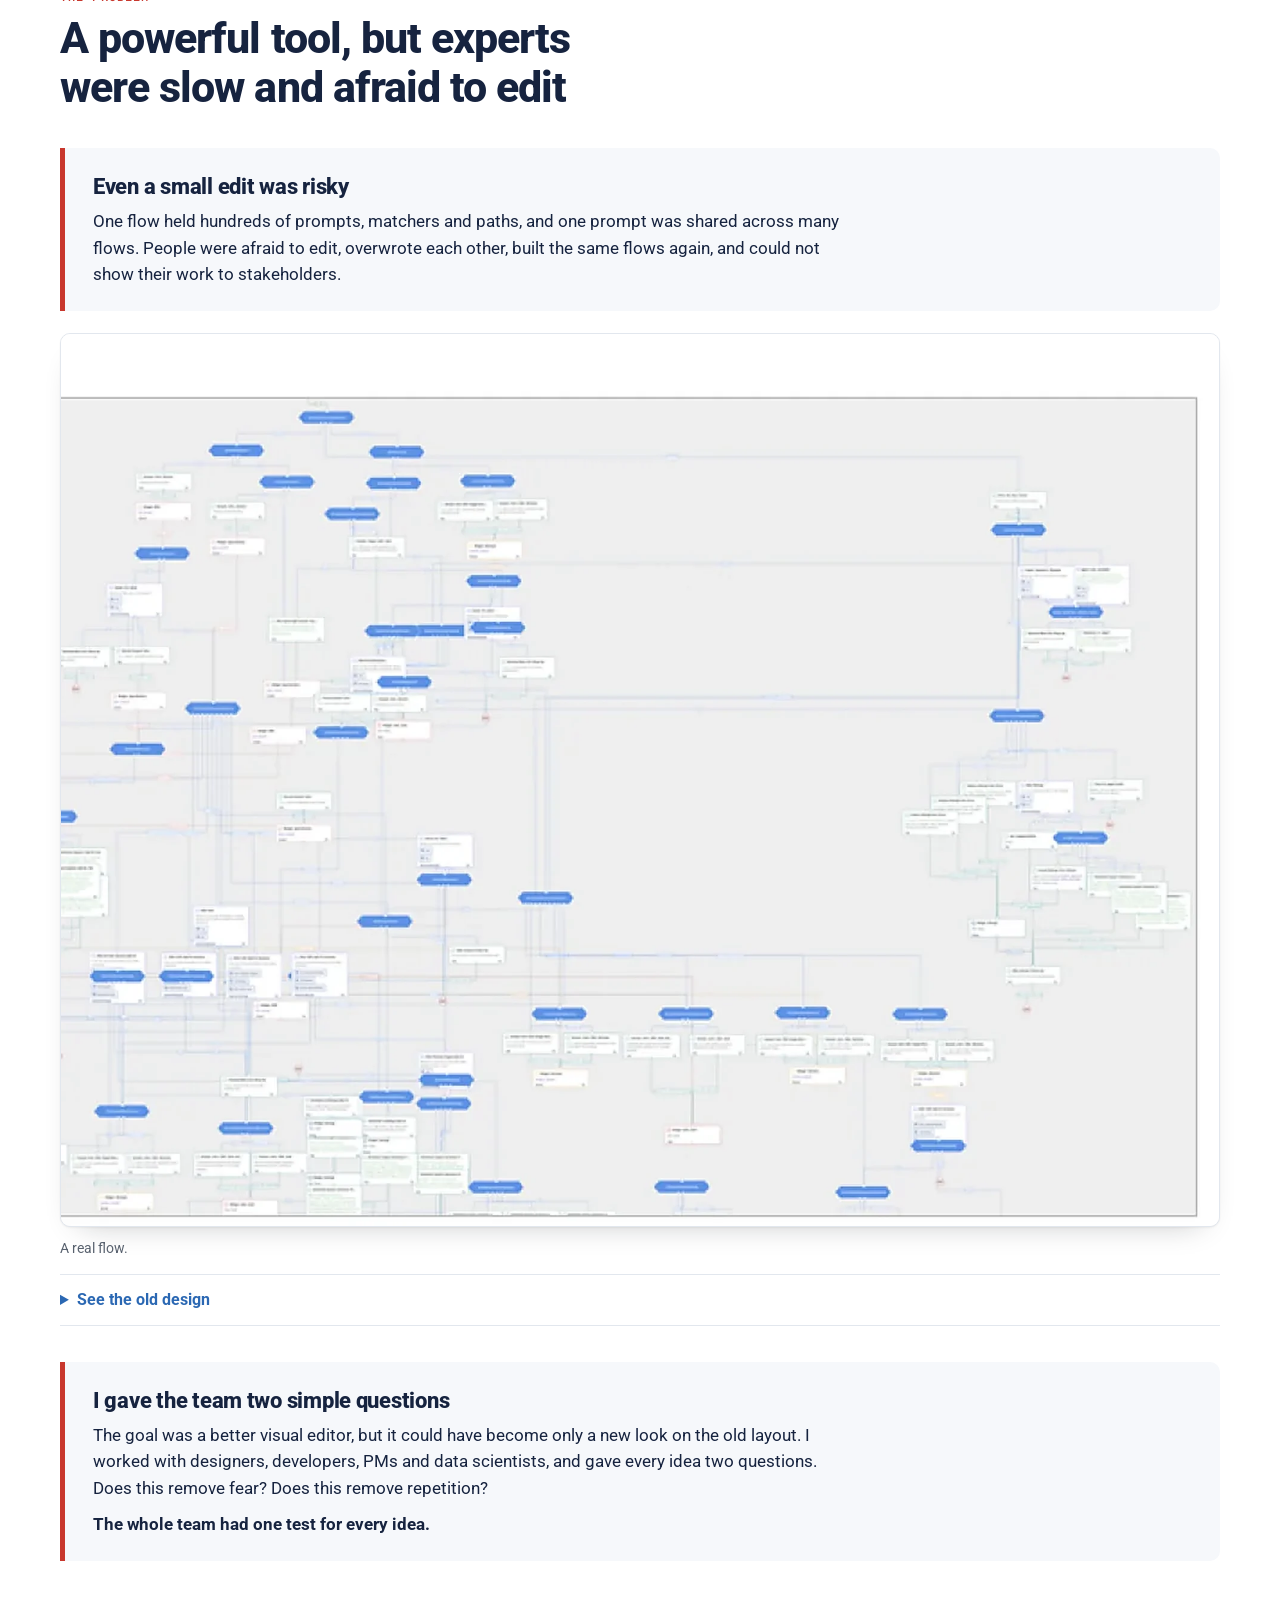
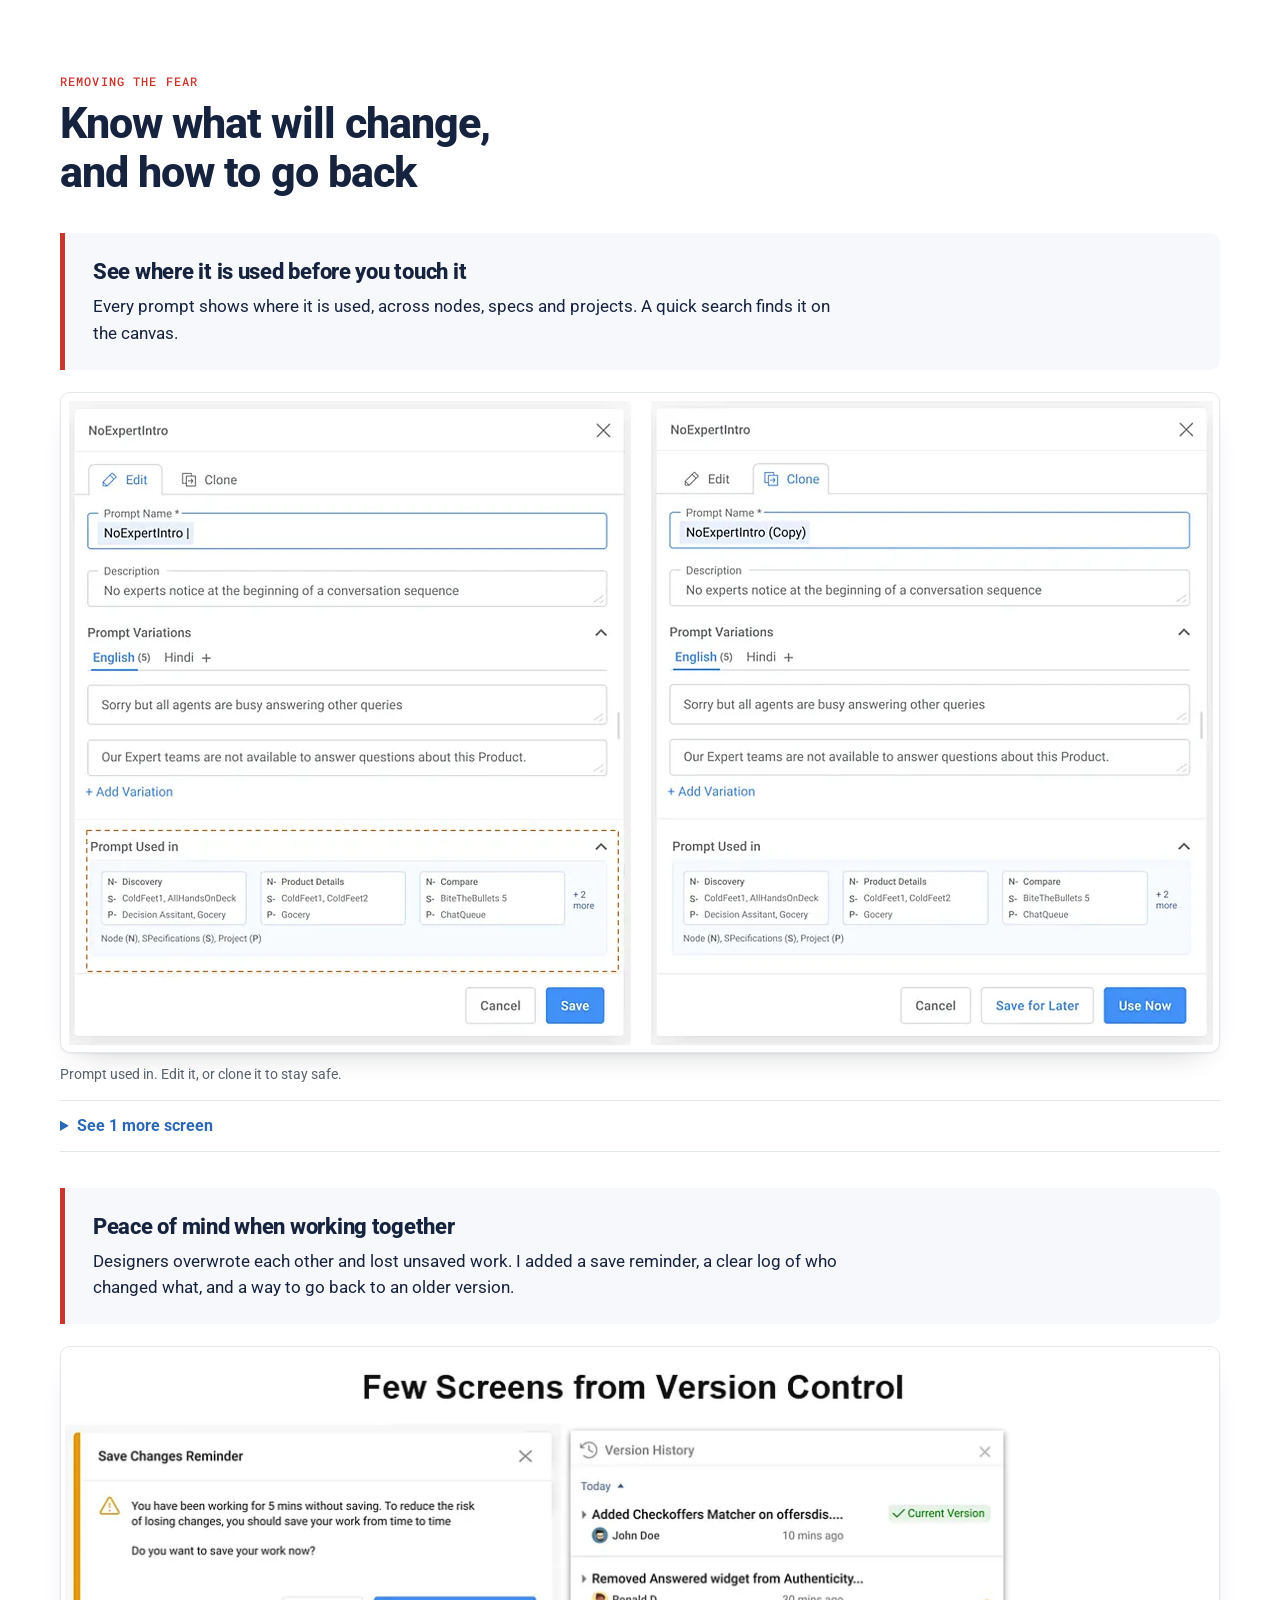
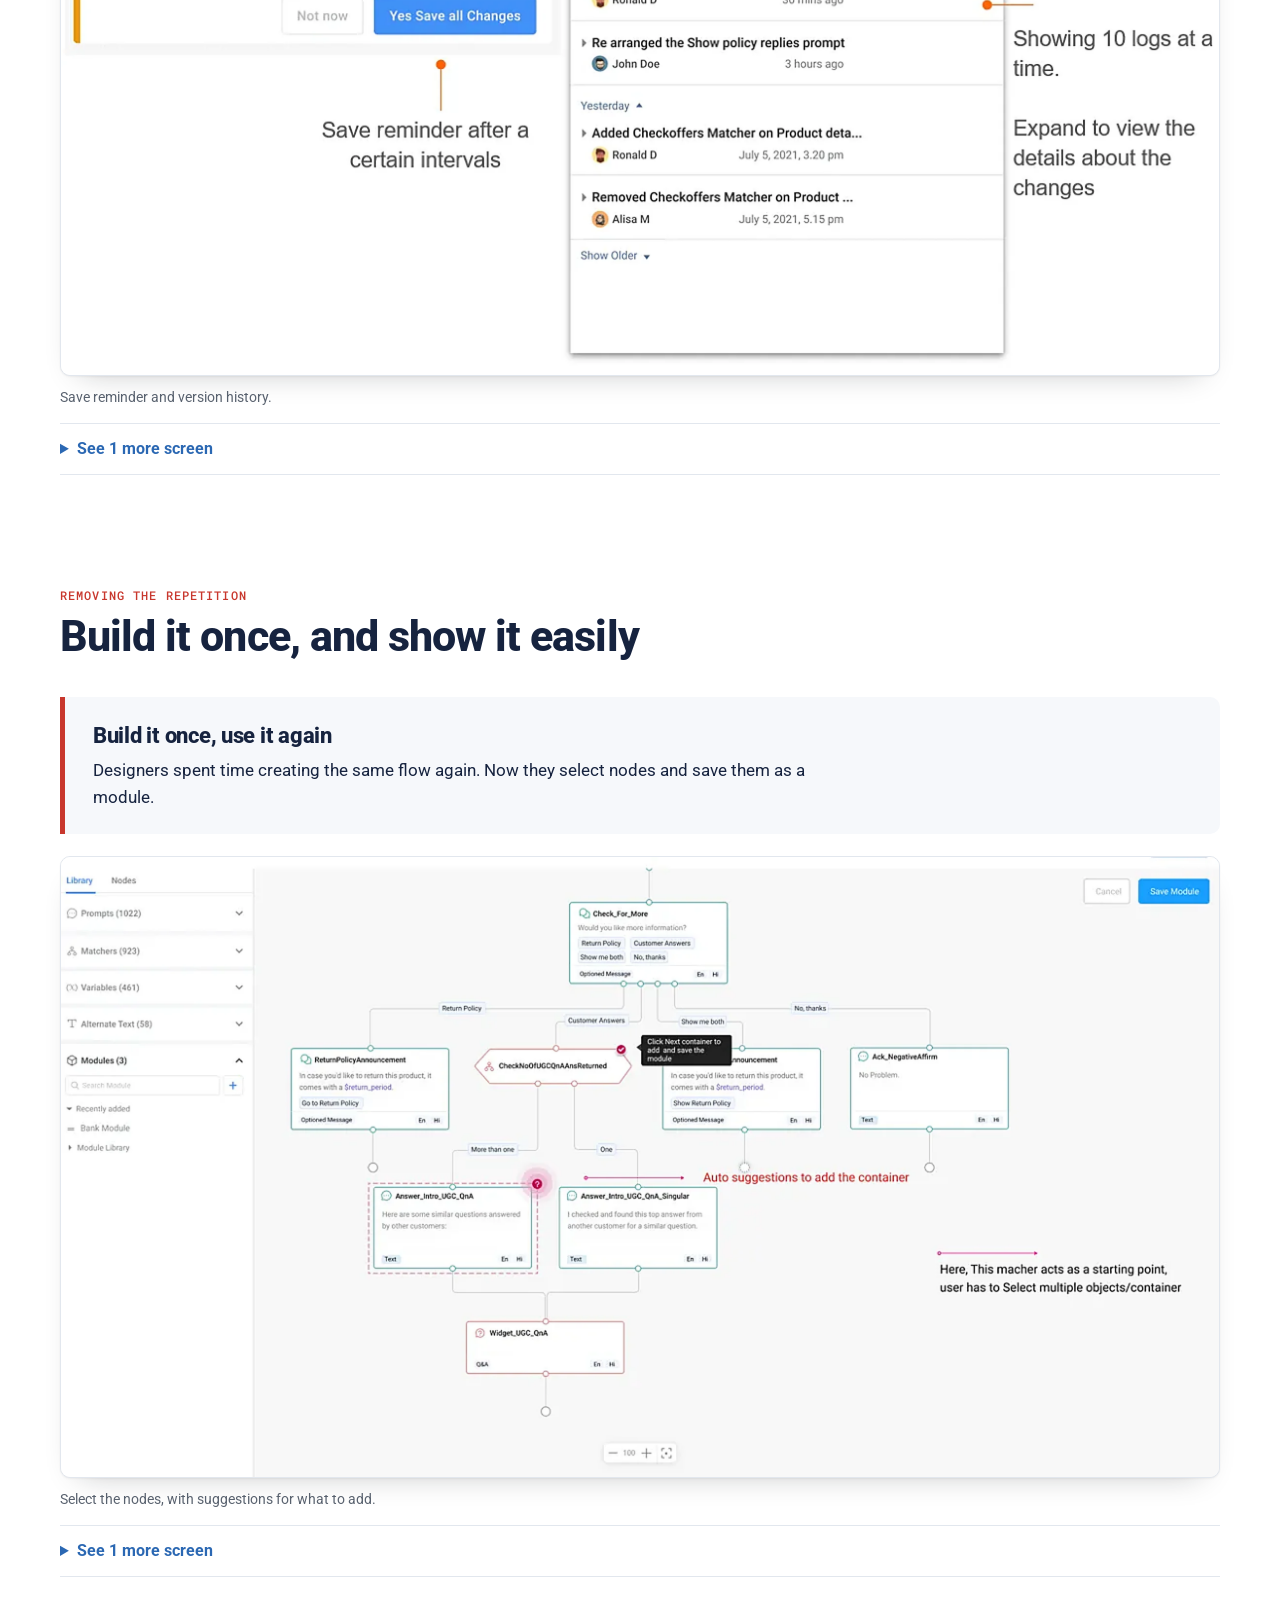
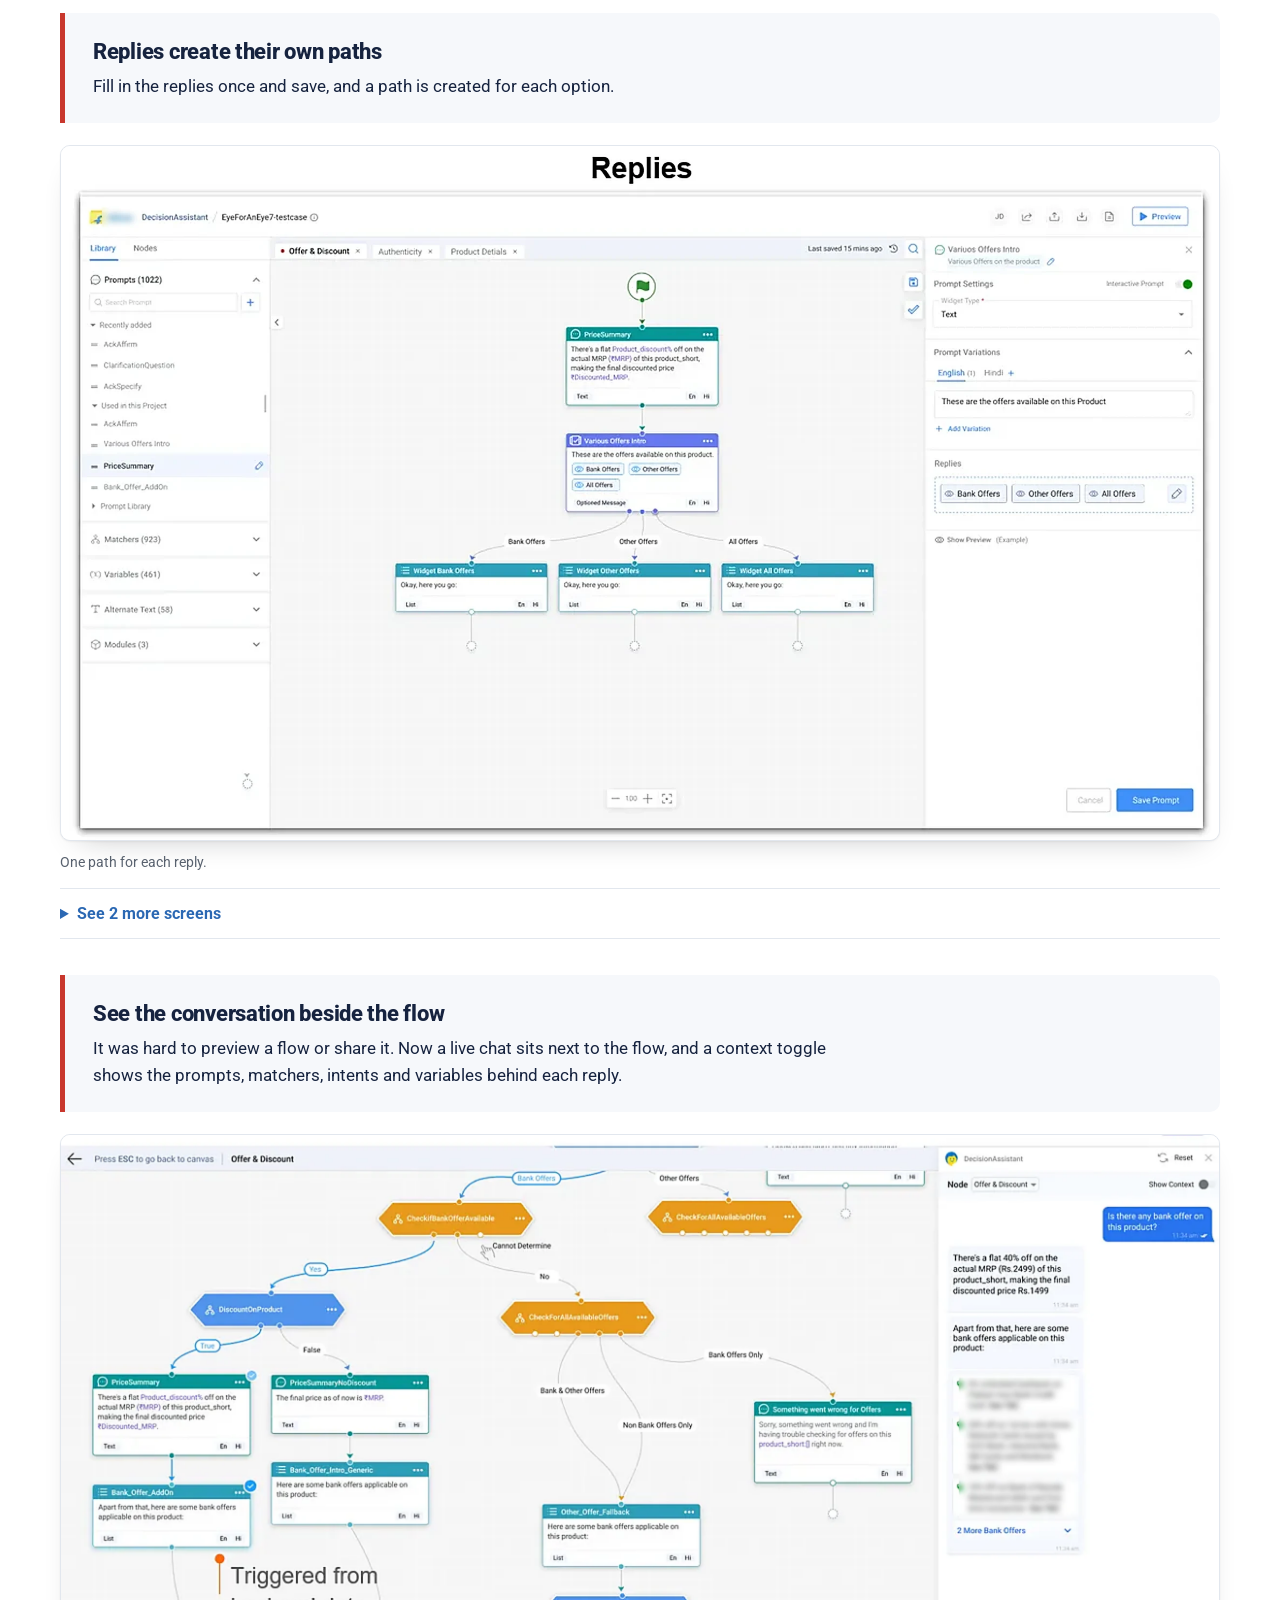
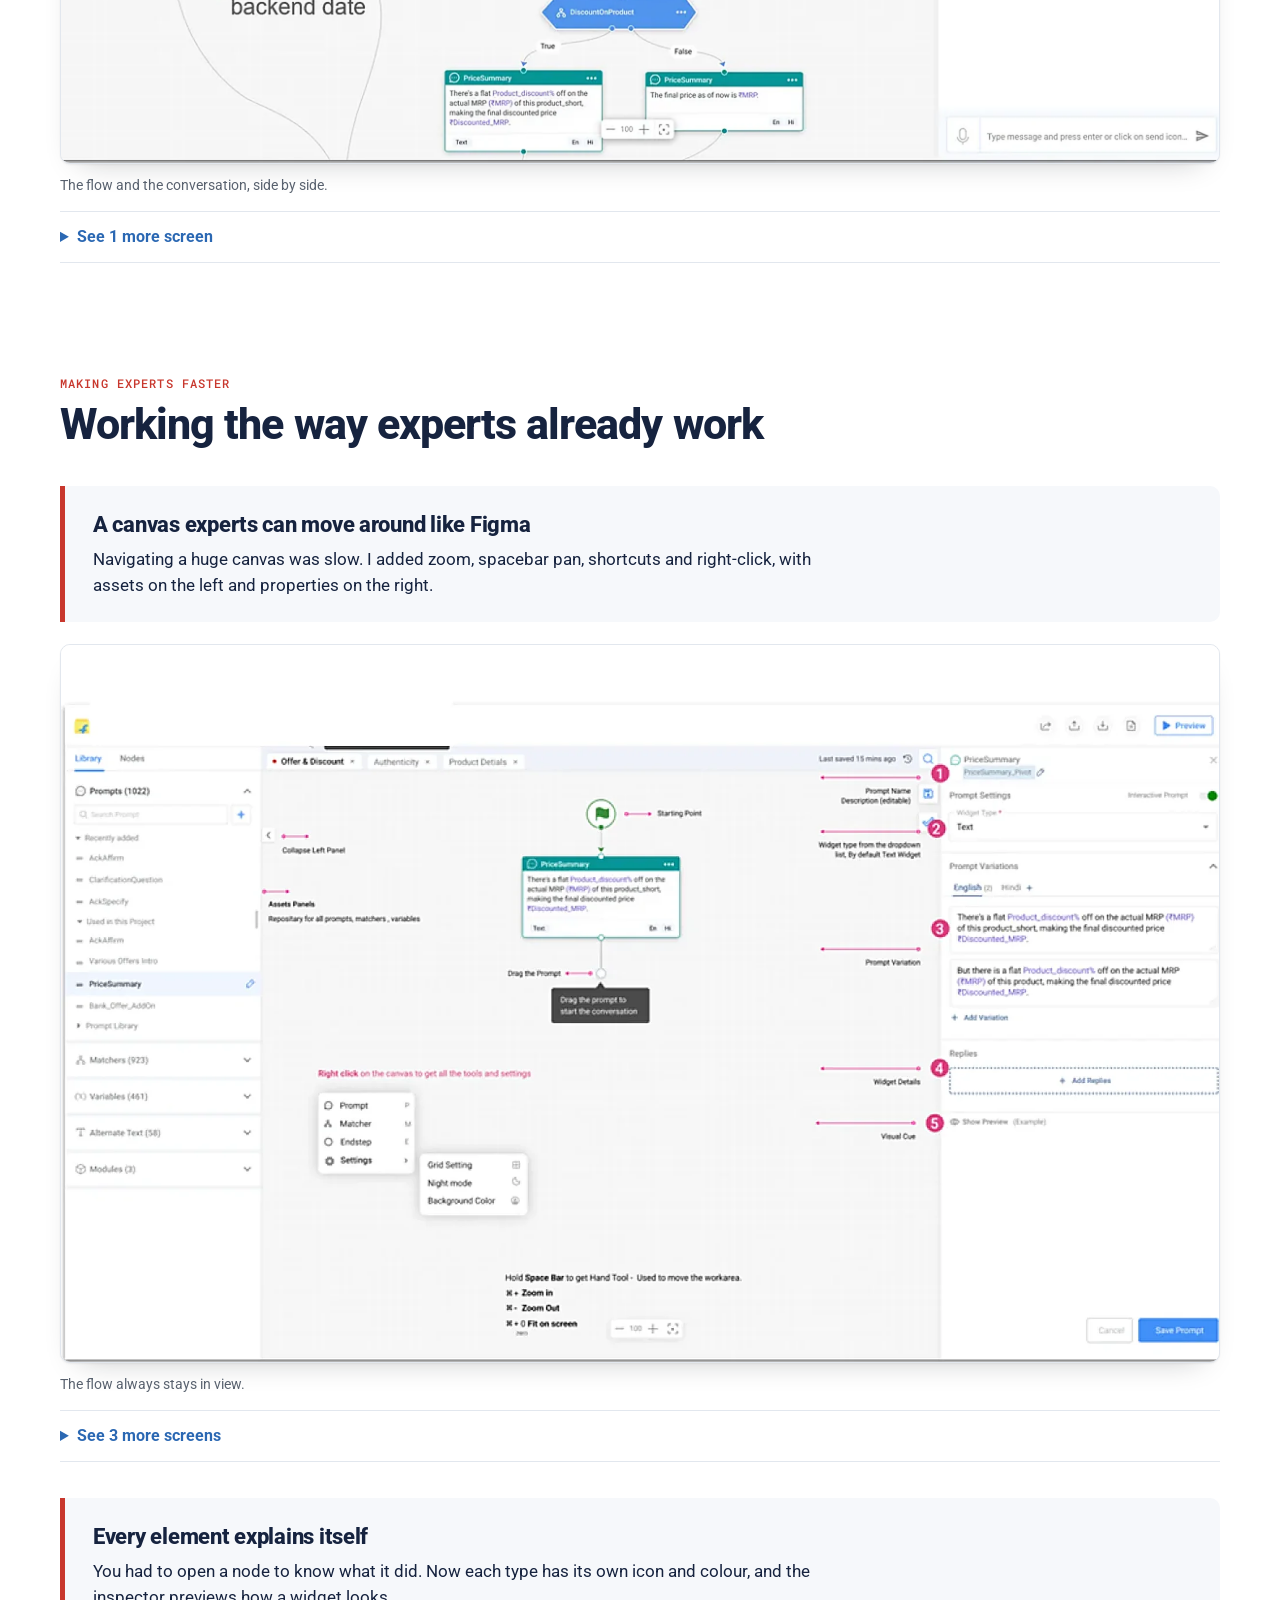
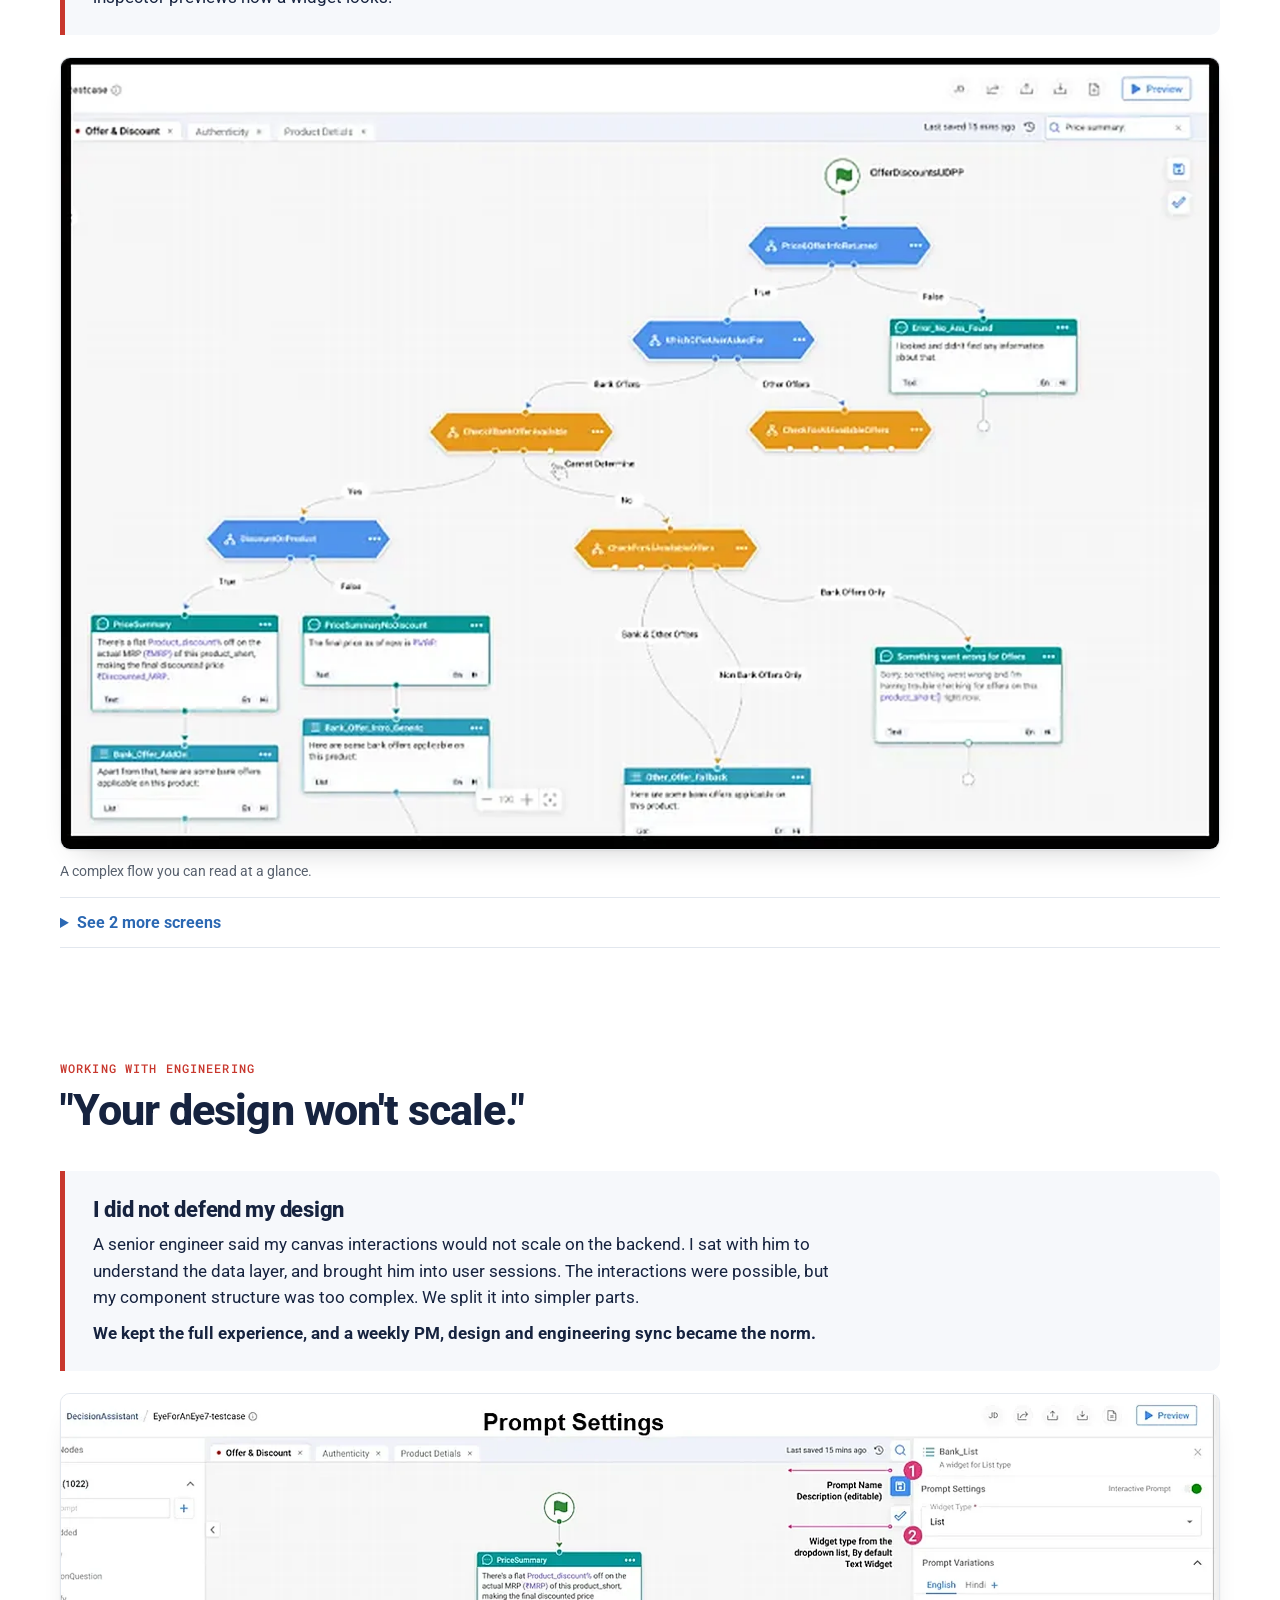
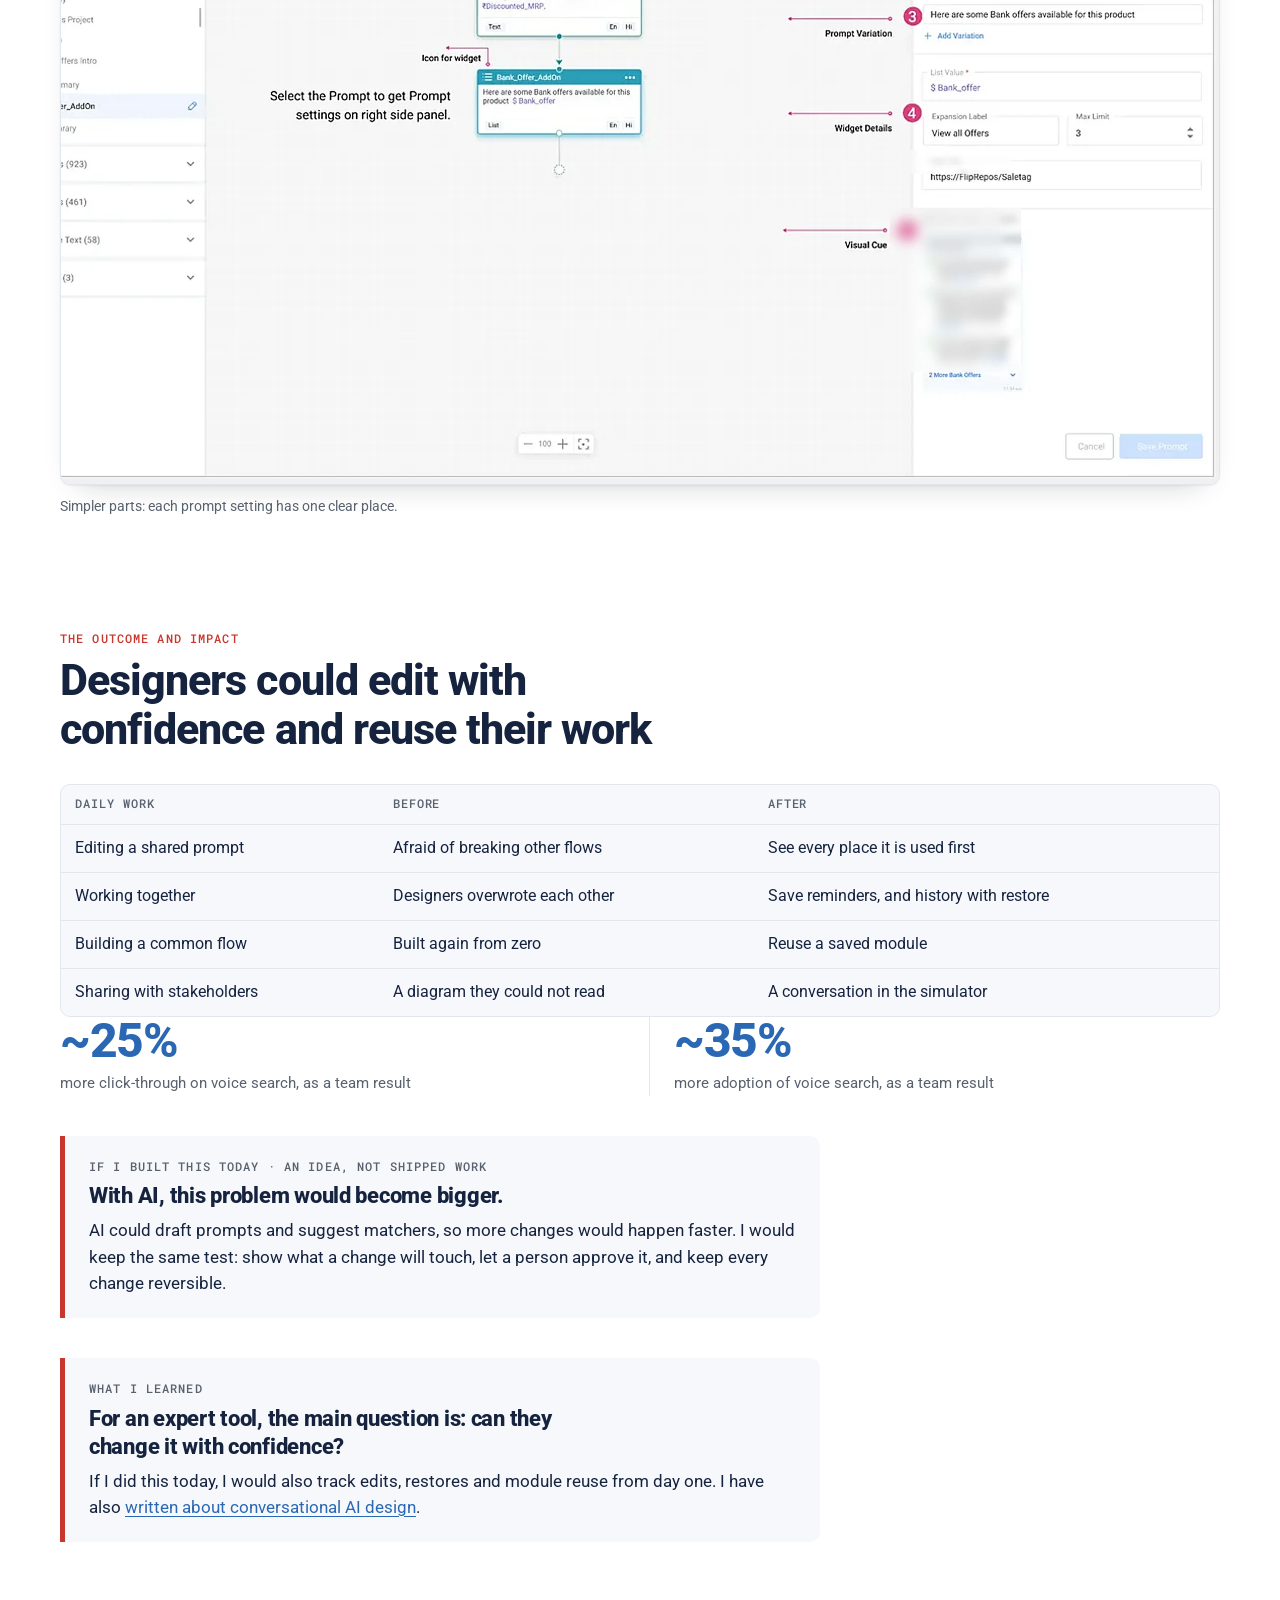
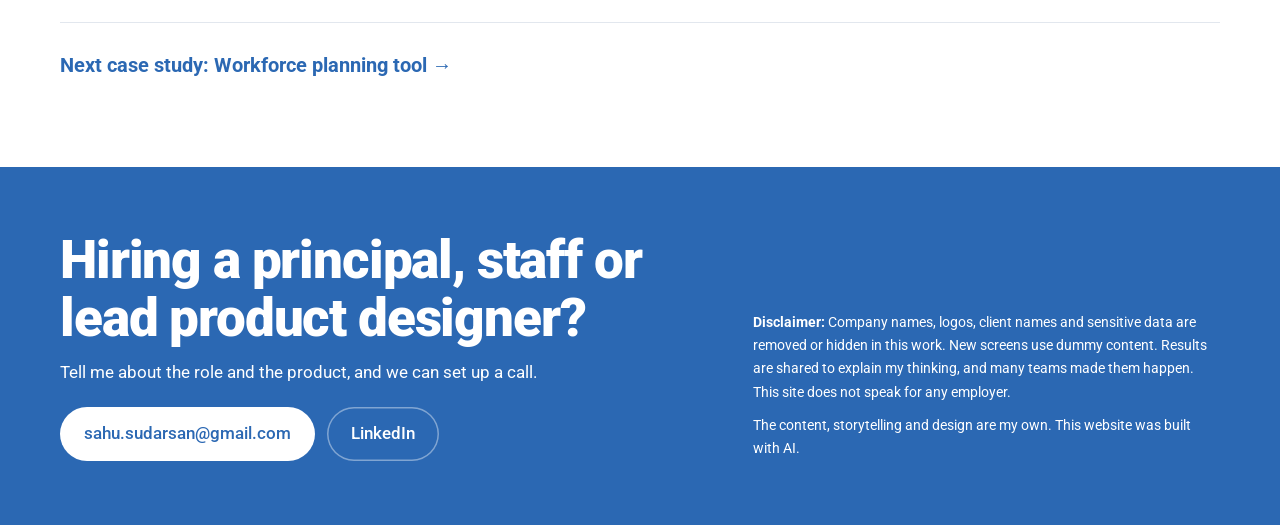
<file: work/conversation-flow-builder.html>
<!doctype html>
<html lang="en">
<head>
<meta charset="utf-8">
<meta name="viewport" content="width=device-width, initial-scale=1, viewport-fit=cover">
<meta name="claude:viewport-fit-sides" content="cover">
<title>Conversation flow builder: helping experts change huge flows without fear | Sudarshan Sahu</title>
<meta name="description" content="The authoring tool behind a large shopping assistant. Experts did not need fewer features. They needed less fear.">
<meta name="robots" content="noindex">
<script>if("scrollRestoration"in history)history.scrollRestoration="manual";if(!location.hash)addEventListener("pageshow",function(){scrollTo(0,0)})</script>
<link rel="preconnect" href="https://fonts.googleapis.com">
<link rel="preconnect" href="https://fonts.gstatic.com" crossorigin>
<link rel="stylesheet" href="https://fonts.googleapis.com/css2?family=Roboto:ital,wght@0,400;0,500;0,700;0,800;0,900;1,400&family=Roboto+Mono:wght@400;500&display=swap">
<link rel="stylesheet" href="../assets/site.css">
</head>
<body>
<a class="skip" href="#main">Skip to content</a>
<header class="top"><div class="wrap topin">
<a class="brand" href="../index.html">Sudarshan Sahu</a>
<nav aria-label="Main"><a href="../index.html#work">Work</a><a href="../about.html">About</a><a class="navcta" href="mailto:sahu.sudarsan@gmail.com">Let's talk</a></nav>
</div></header>
<main id="main" class="cmain" data-s="conversation-flow-builder" style="--case:#2B68B3"><div class="bar" id="bar"></div>
<div class="band-case"><div class="wrap chead"><p class="pill">Voice architecture · Conversation flow builder</p><h1>A one-stop solution to design, prototype, test, analyse and deploy voice conversational experiences, with easy integration with programming logic and data science.</h1><dl class="meta"><div><dt>Role</dt><dd>Product Designer III, conversational AI team</dd></div><div><dt>Company</dt><dd>Large Indian e-commerce platform</dd></div><div><dt>Users</dt><dd>Conversation designers, developers, PMs</dd></div></dl></div></div>
<div class="wrap herofig"><div class="frame"><i></i><img src="../assets/img/flow-hero.webp" alt="Flow canvas with prompt nodes"></div></div>
<div class="wrap facts"><div><b>4</b><span>new abilities: search, history, modules, simulator</span></div><div><b>~25%</b><span>more click-through on voice search, as a team result</span></div><div><b>~35%</b><span>more adoption of voice search, as a team result</span></div></div>
<section class="introw"><div class="wrap"><p class="mono">Context</p><p>This was the tool behind every voice and chat flow of a large shopping assistant. One small edit could quietly break a conversation somewhere else. Experts did not ask for fewer features. They told me they were afraid to edit, and they kept repeating the same work.</p></div></section>
<div class="wrap cs">
<section><header class="ch"><p class="mono">The problem</p><h2>A powerful tool, but experts were slow and afraid to edit</h2></header>
<article class="cl"><div class="clt"><h3>Even a small edit was risky</h3><p>One flow held hundreds of prompts, matchers and paths, and one prompt was shared across many flows. People were afraid to edit, overwrote each other, built the same flows again, and could not show their work to stakeholders.</p></div><figure class="shot "><a href="../assets/img/flow-flow.webp" target="_blank" rel="noopener" aria-label="Open larger image: A very large conversation flow"><img src="../assets/img/flow-flow.webp" alt="A very large conversation flow" loading="lazy"></a><figcaption>A real flow.</figcaption></figure>
<details class="more in"><summary>See the old design</summary><div class="morein"><figure class="shot "><a href="../assets/img/flow-anno.webp" target="_blank" rel="noopener" aria-label="Open larger image: Old design annotated with project info, asset panel, buttons and visual elements"><img src="../assets/img/flow-anno.webp" alt="Old design annotated with project info, asset panel, buttons and visual elements" loading="lazy"></a><figcaption>The old design, and what we had to work on.</figcaption></figure>
</div></details>
</article>
<article class="cl"><div class="clt"><h3>I gave the team two simple questions</h3><p>The goal was a better visual editor, but it could have become only a new look on the old layout. I worked with designers, developers, PMs and data scientists, and gave every idea two questions. Does this remove fear? Does this remove repetition?</p><p class="out">The whole team had one test for every idea.</p></div></article>
</section>
<section><header class="ch"><p class="mono">Removing the fear</p><h2>Know what will change, and how to go back</h2></header>
<article class="cl"><div class="clt"><h3>See where it is used before you touch it</h3><p>Every prompt shows where it is used, across nodes, specs and projects. A quick search finds it on the canvas.</p></div><figure class="shot "><a href="../assets/img/flow-used.webp" target="_blank" rel="noopener" aria-label="Open larger image: Prompt editor showing where the prompt is used, with edit and clone options"><img src="../assets/img/flow-used.webp" alt="Prompt editor showing where the prompt is used, with edit and clone options" loading="lazy"></a><figcaption>Prompt used in. Edit it, or clone it to stay safe.</figcaption></figure>
<details class="more in"><summary>See 1 more screen</summary><div class="morein"><figure class="shot "><a href="../assets/img/flow-find.webp" target="_blank" rel="noopener" aria-label="Open larger image: Search highlighting a prompt on the canvas"><img src="../assets/img/flow-find.webp" alt="Search highlighting a prompt on the canvas" loading="lazy"></a><figcaption>Find any asset on the canvas.</figcaption></figure>
</div></details>
</article>
<article class="cl"><div class="clt"><h3>Peace of mind when working together</h3><p>Designers overwrote each other and lost unsaved work. I added a save reminder, a clear log of who changed what, and a way to go back to an older version.</p></div><figure class="shot "><a href="../assets/img/flow-save.webp" target="_blank" rel="noopener" aria-label="Open larger image: Save reminder and version history panel"><img src="../assets/img/flow-save.webp" alt="Save reminder and version history panel" loading="lazy"></a><figcaption>Save reminder and version history.</figcaption></figure>
<details class="more in"><summary>See 1 more screen</summary><div class="morein"><figure class="shot "><a href="../assets/img/flow-history.webp" target="_blank" rel="noopener" aria-label="Open larger image: Viewing an older version of the flow on the canvas"><img src="../assets/img/flow-history.webp" alt="Viewing an older version of the flow on the canvas" loading="lazy"></a><figcaption>View an old version, and go back to it.</figcaption></figure>
</div></details>
</article>
</section>
<section><header class="ch"><p class="mono">Removing the repetition</p><h2>Build it once, and show it easily</h2></header>
<article class="cl"><div class="clt"><h3>Build it once, use it again</h3><p>Designers spent time creating the same flow again. Now they select nodes and save them as a module.</p></div><figure class="shot "><a href="../assets/img/flow-mod1.webp" target="_blank" rel="noopener" aria-label="Open larger image: Selecting nodes to create a module"><img src="../assets/img/flow-mod1.webp" alt="Selecting nodes to create a module" loading="lazy"></a><figcaption>Select the nodes, with suggestions for what to add.</figcaption></figure>
<details class="more in"><summary>See 1 more screen</summary><div class="morein"><figure class="shot "><a href="../assets/img/flow-mod2.webp" target="_blank" rel="noopener" aria-label="Open larger image: Saved module on the canvas"><img src="../assets/img/flow-mod2.webp" alt="Saved module on the canvas" loading="lazy"></a><figcaption>The module, ready to reuse.</figcaption></figure>
</div></details>
</article>
<article class="cl"><div class="clt"><h3>Replies create their own paths</h3><p>Fill in the replies once and save, and a path is created for each option.</p></div><figure class="shot "><a href="../assets/img/flow-replyauto.webp" target="_blank" rel="noopener" aria-label="Open larger image: Replies on the canvas with paths for each option"><img src="../assets/img/flow-replyauto.webp" alt="Replies on the canvas with paths for each option" loading="lazy"></a><figcaption>One path for each reply.</figcaption></figure>
<details class="more in"><summary>See 2 more screens</summary><div class="morein"><figure class="shot "><a href="../assets/img/flow-replyform.webp" target="_blank" rel="noopener" aria-label="Open larger image: Replies form with heading, intent and next step"><img src="../assets/img/flow-replyform.webp" alt="Replies form with heading, intent and next step" loading="lazy"></a><figcaption>The replies form.</figcaption></figure>
<figure class="shot "><a href="../assets/img/flow-replies.webp" target="_blank" rel="noopener" aria-label="Open larger image: Three explorations for replies"><img src="../assets/img/flow-replies.webp" alt="Three explorations for replies" loading="lazy"></a><figcaption>Three explorations before the final design.</figcaption></figure>
</div></details>
</article>
<article class="cl"><div class="clt"><h3>See the conversation beside the flow</h3><p>It was hard to preview a flow or share it. Now a live chat sits next to the flow, and a context toggle shows the prompts, matchers, intents and variables behind each reply.</p></div><figure class="shot "><a href="../assets/img/flow-sim1.webp" target="_blank" rel="noopener" aria-label="Open larger image: Flow with a live chat preview beside it"><img src="../assets/img/flow-sim1.webp" alt="Flow with a live chat preview beside it" loading="lazy"></a><figcaption>The flow and the conversation, side by side.</figcaption></figure>
<details class="more in"><summary>See 1 more screen</summary><div class="morein"><figure class="shot "><a href="../assets/img/flow-sim2.webp" target="_blank" rel="noopener" aria-label="Open larger image: Simulator with the context panel open"><img src="../assets/img/flow-sim2.webp" alt="Simulator with the context panel open" loading="lazy"></a><figcaption>What sits behind each reply.</figcaption></figure>
</div></details>
</article>
</section>
<section><header class="ch"><p class="mono">Making experts faster</p><h2>Working the way experts already work</h2></header>
<article class="cl"><div class="clt"><h3>A canvas experts can move around like Figma</h3><p>Navigating a huge canvas was slow. I added zoom, spacebar pan, shortcuts and right-click, with assets on the left and properties on the right.</p></div><figure class="shot "><a href="../assets/img/flow-canvas.webp" target="_blank" rel="noopener" aria-label="Open larger image: New canvas with library, flow and properties"><img src="../assets/img/flow-canvas.webp" alt="New canvas with library, flow and properties" loading="lazy"></a><figcaption>The flow always stays in view.</figcaption></figure>
<details class="more in"><summary>See 3 more screens</summary><div class="morein"><figure class="shot "><a href="../assets/img/flow-tools.webp" target="_blank" rel="noopener" aria-label="Open larger image: Canvas toolbar with each control numbered"><img src="../assets/img/flow-tools.webp" alt="Canvas toolbar with each control numbered" loading="lazy"></a><figcaption>Every tool has one clear place.</figcaption></figure>
<figure class="shot "><a href="../assets/img/flow-panels.webp" target="_blank" rel="noopener" aria-label="Open larger image: Left asset panel and right property inspector"><img src="../assets/img/flow-panels.webp" alt="Left asset panel and right property inspector" loading="lazy"></a><figcaption>Assets on the left. Properties on the right.</figcaption></figure>
<figure class="shot "><a href="../assets/img/flow-ui.webp" target="_blank" rel="noopener" aria-label="Open larger image: Canvas with a right-click menu"><img src="../assets/img/flow-ui.webp" alt="Canvas with a right-click menu" loading="lazy"></a><figcaption>Right-click to add or change anything.</figcaption></figure>
</div></details>
</article>
<article class="cl"><div class="clt"><h3>Every element explains itself</h3><p>You had to open a node to know what it did. Now each type has its own icon and colour, and the inspector previews how a widget looks.</p></div><figure class="shot "><a href="../assets/img/flow-visual.webp" target="_blank" rel="noopener" aria-label="Open larger image: Flow with colour coded matchers, prompts and widgets"><img src="../assets/img/flow-visual.webp" alt="Flow with colour coded matchers, prompts and widgets" loading="lazy"></a><figcaption>A complex flow you can read at a glance.</figcaption></figure>
<details class="more in"><summary>See 2 more screens</summary><div class="morein"><figure class="shot "><a href="../assets/img/flow-prompt.webp" target="_blank" rel="noopener" aria-label="Open larger image: Old and new create prompt screens"><img src="../assets/img/flow-prompt.webp" alt="Old and new create prompt screens" loading="lazy"></a><figcaption>Create prompt: old and new.</figcaption></figure>
<figure class="shot "><a href="../assets/img/flow-matcher.webp" target="_blank" rel="noopener" aria-label="Open larger image: Matcher definition with default path"><img src="../assets/img/flow-matcher.webp" alt="Matcher definition with default path" loading="lazy"></a><figcaption>Matchers: set a default path.</figcaption></figure>
</div></details>
</article>
</section>
<section><header class="ch"><p class="mono">Working with engineering</p><h2>"Your design won't scale."</h2></header>
<article class="cl"><div class="clt"><h3>I did not defend my design</h3><p>A senior engineer said my canvas interactions would not scale on the backend. I sat with him to understand the data layer, and brought him into user sessions. The interactions were possible, but my component structure was too complex. We split it into simpler parts.</p><p class="out">We kept the full experience, and a weekly PM, design and engineering sync became the norm.</p></div><figure class="shot "><a href="../assets/img/flow-settings.webp" target="_blank" rel="noopener" aria-label="Open larger image: Prompt settings panel with annotated parts"><img src="../assets/img/flow-settings.webp" alt="Prompt settings panel with annotated parts" loading="lazy"></a><figcaption>Simpler parts: each prompt setting has one clear place.</figcaption></figure>
</article>
</section>
<section><header class="ch"><p class="mono">The outcome and impact</p><h2>Designers could edit with confidence and reuse their work</h2></header>
<div class="tbl"><table><thead><tr><th scope="col">Daily work</th><th scope="col">Before</th><th scope="col">After</th></tr></thead><tbody><tr><td data-l="Daily work">Editing a shared prompt</td><td data-l="Before">Afraid of breaking other flows</td><td data-l="After">See every place it is used first</td></tr><tr><td data-l="Daily work">Working together</td><td data-l="Before">Designers overwrote each other</td><td data-l="After">Save reminders, and history with restore</td></tr><tr><td data-l="Daily work">Building a common flow</td><td data-l="Before">Built again from zero</td><td data-l="After">Reuse a saved module</td></tr><tr><td data-l="Daily work">Sharing with stakeholders</td><td data-l="Before">A diagram they could not read</td><td data-l="After">A conversation in the simulator</td></tr></tbody></table></div>
<div class="nums"><div><b>~25%</b><span>more click-through on voice search, as a team result</span></div><div><b>~35%</b><span>more adoption of voice search, as a team result</span></div></div>
<div class="lesson today"><p class="mono">If I built this today · An idea, not shipped work</p><p class="ct">With AI, this problem would become bigger.</p><p>AI could draft prompts and suggest matchers, so more changes would happen faster. I would keep the same test: show what a change will touch, let a person approve it, and keep every change reversible.</p></div>
<div class="lesson"><p class="mono">What I learned</p><p class="ct">For an expert tool, the main question is: can they change it with confidence?</p><p>If I did this today, I would also track edits, restores and module reuse from day one. I have also <a href="https://medium.com/@sahu.sudarsan" target="_blank" rel="noopener">written about conversational AI design</a>.</p></div>
</section>
<a class="nextl" href="workforce-planning.html">Next case study: Workforce planning tool <span aria-hidden="true">→</span></a>
</div></main>
<footer class="foot"><div class="wrap footin">
<div><h2>Hiring a principal, staff or lead product designer?</h2>
<p>Tell me about the role and the product, and we can set up a call.</p>
<p class="contact"><a class="btn" href="mailto:sahu.sudarsan@gmail.com">sahu.sudarsan@gmail.com</a><a class="btn ghost" href="https://www.linkedin.com/in/sudarshansahu" target="_blank" rel="noopener">LinkedIn</a></p></div>
<div><p class="legal"><b>Disclaimer:</b> Company names, logos, client names and sensitive data are removed or hidden in this work. New screens use dummy content. Results are shared to explain my thinking, and many teams made them happen. This site does not speak for any employer.</p><p class="legal">The content, storytelling and design are my own. This website was built with AI.</p></div>
</div></footer>
<dialog id="lb" aria-label="Larger image"><button type="button" aria-label="Close">Close</button><img alt=""></dialog>
<script src="../assets/site.js" defer></script>
</body></html>
</file>
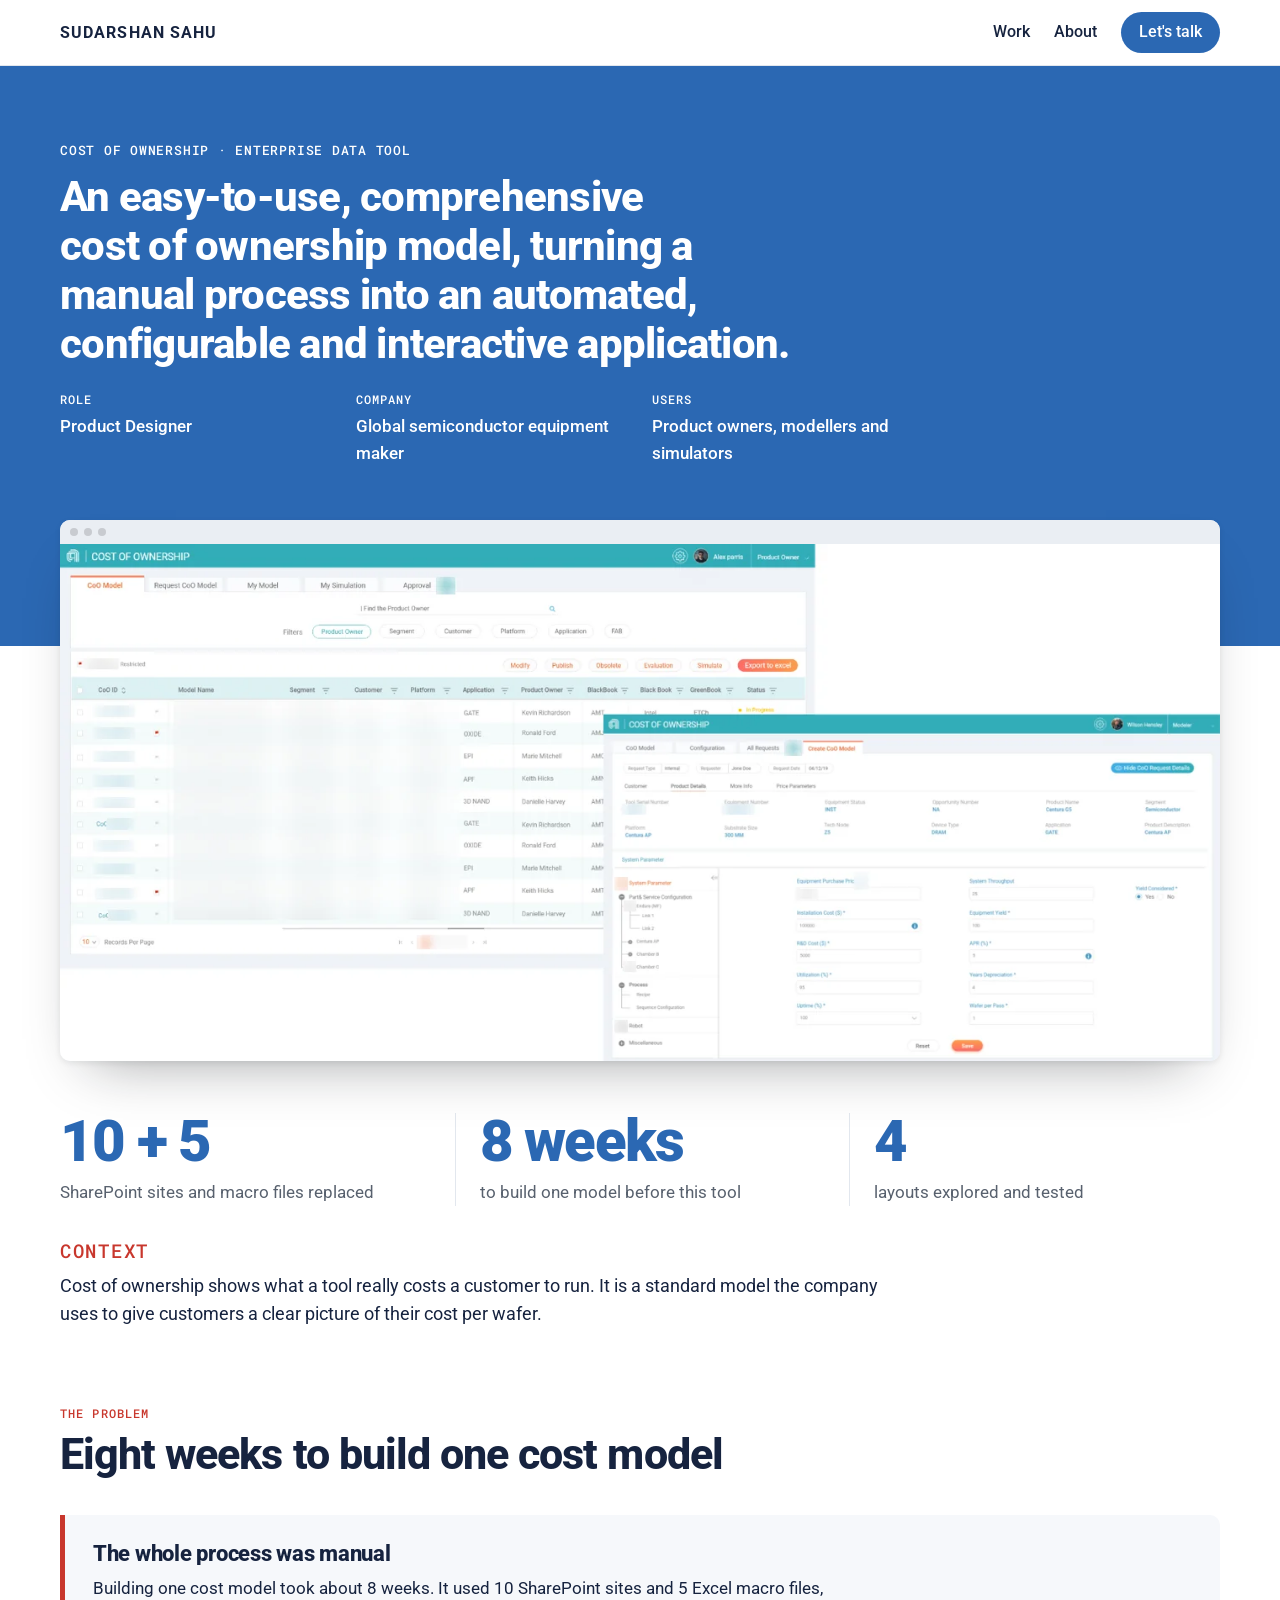
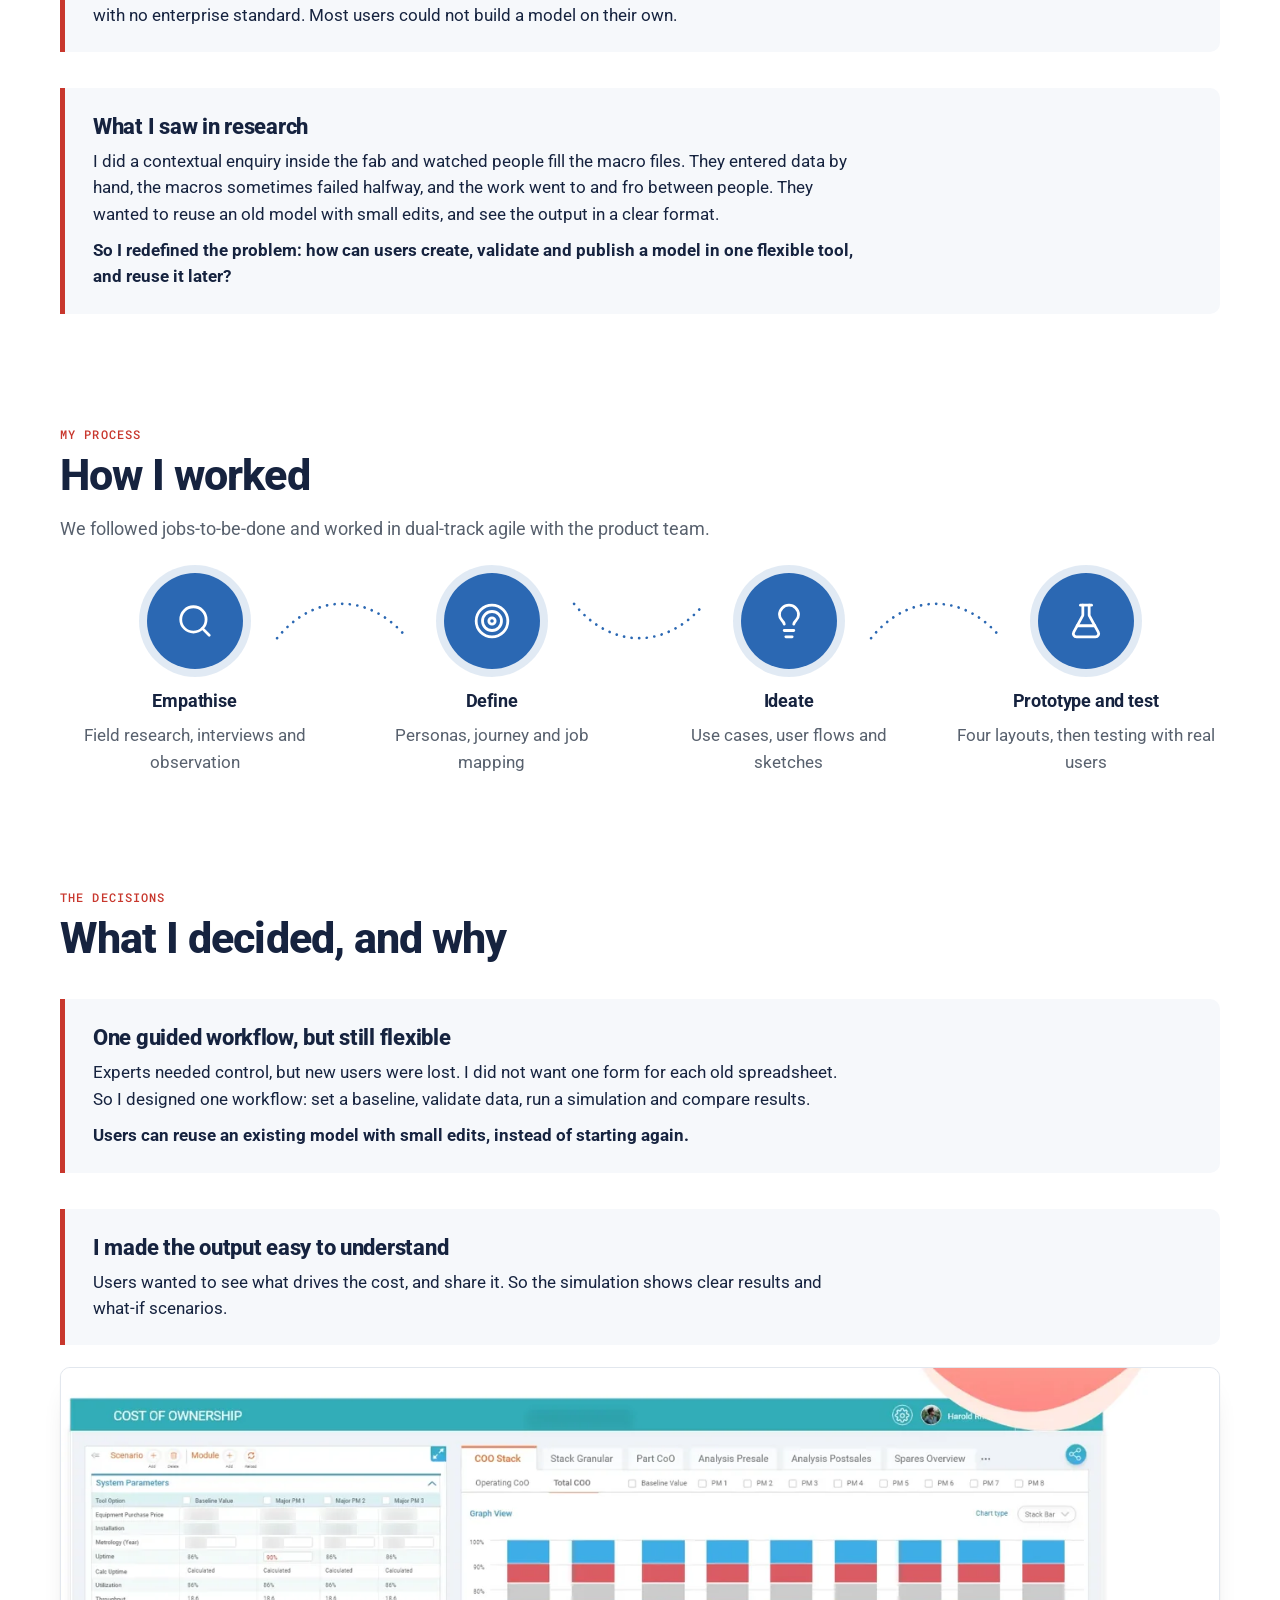
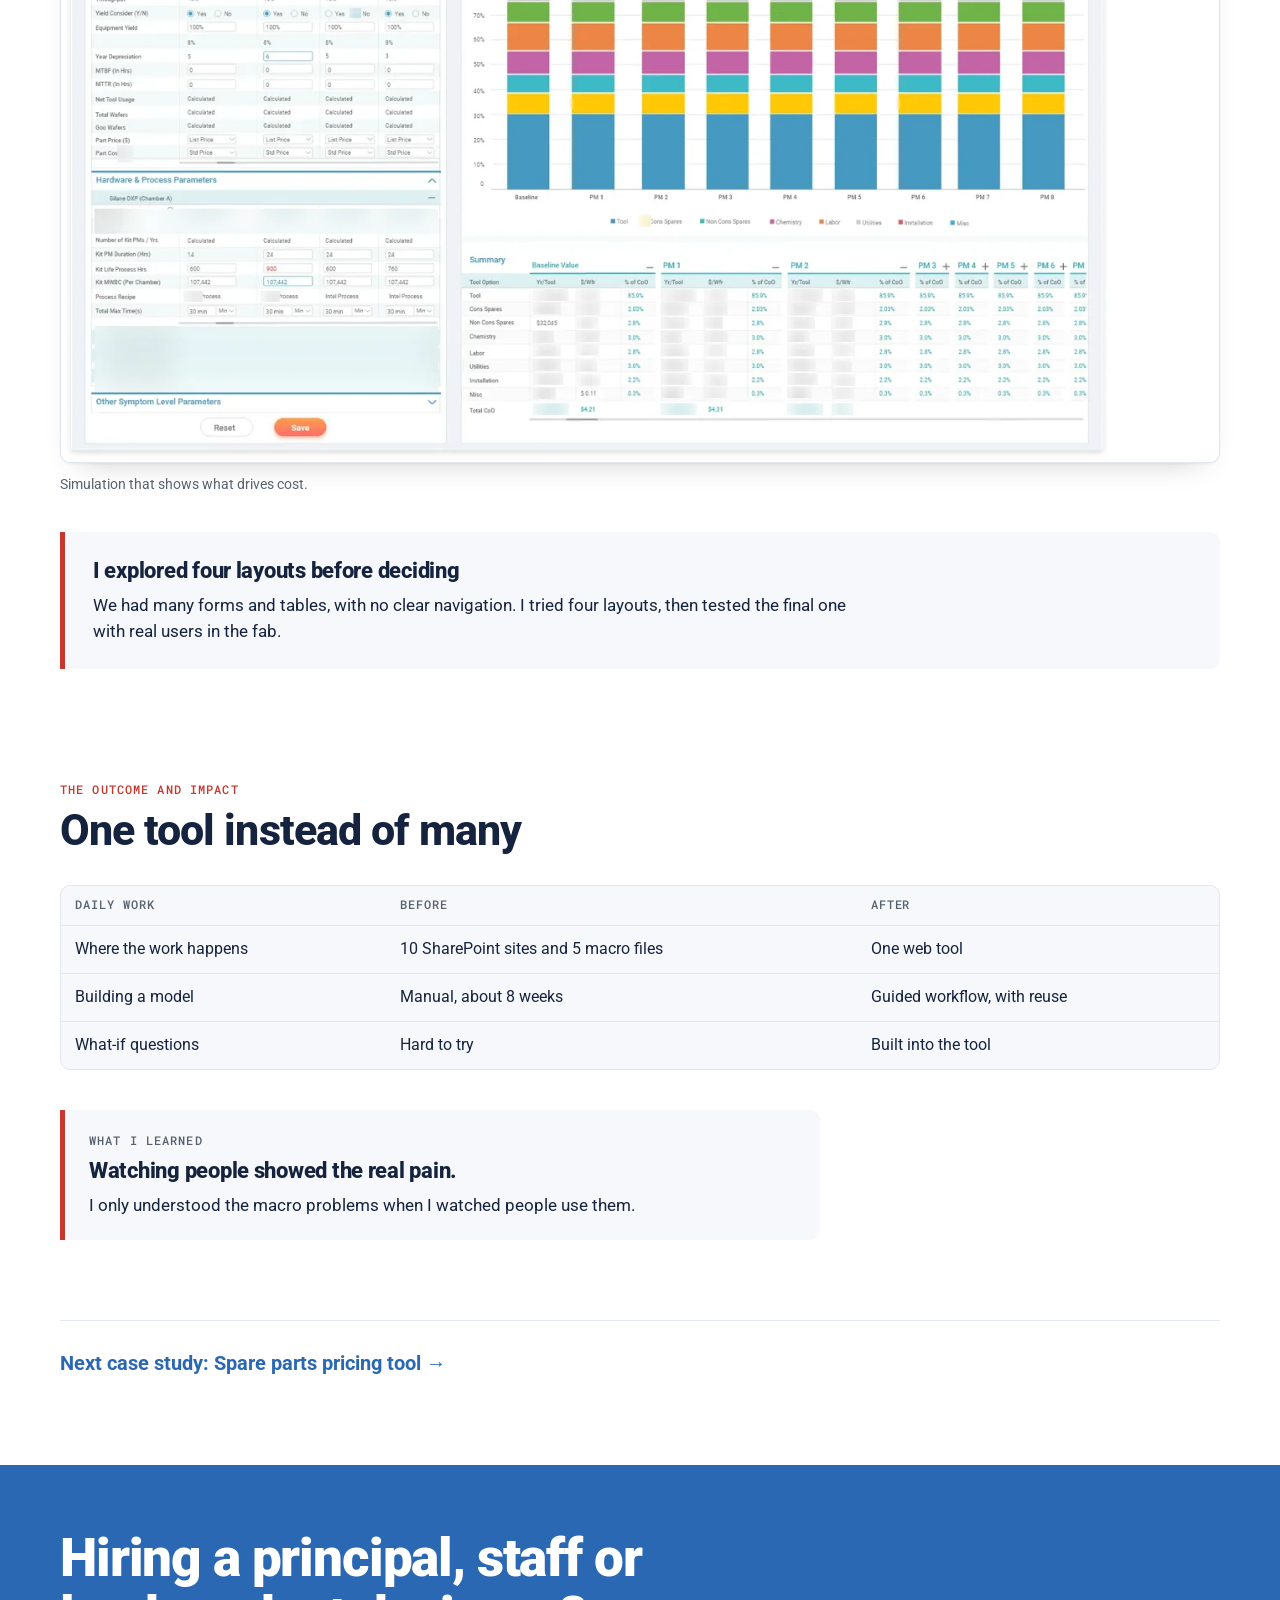
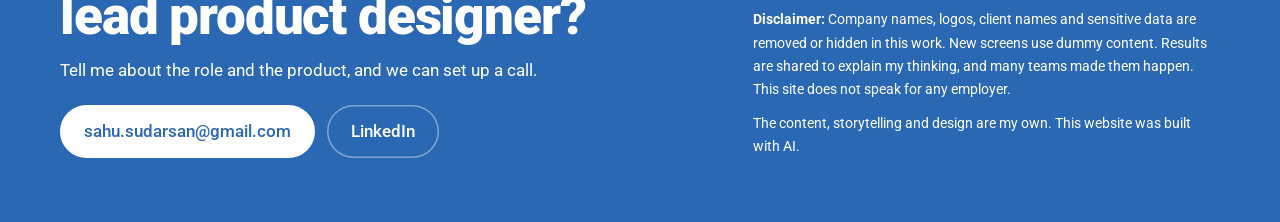
<file: work/cost-of-ownership.html>
<!doctype html>
<html lang="en">
<head>
<meta charset="utf-8">
<meta name="viewport" content="width=device-width, initial-scale=1, viewport-fit=cover">
<meta name="claude:viewport-fit-sides" content="cover">
<title>Cost of ownership tool: turning Excel macros into one guided workflow | Sudarshan Sahu</title>
<meta name="description" content="One flexible web tool that replaced many SharePoint sites and macro files.">
<meta name="robots" content="noindex">
<script>if("scrollRestoration"in history)history.scrollRestoration="manual";if(!location.hash)addEventListener("pageshow",function(){scrollTo(0,0)})</script>
<link rel="preconnect" href="https://fonts.googleapis.com">
<link rel="preconnect" href="https://fonts.gstatic.com" crossorigin>
<link rel="stylesheet" href="https://fonts.googleapis.com/css2?family=Roboto:ital,wght@0,400;0,500;0,700;0,800;0,900;1,400&family=Roboto+Mono:wght@400;500&display=swap">
<link rel="stylesheet" href="../assets/site.css">
</head>
<body>
<a class="skip" href="#main">Skip to content</a>
<header class="top"><div class="wrap topin">
<a class="brand" href="../index.html">Sudarshan Sahu</a>
<nav aria-label="Main"><a href="../index.html#work">Work</a><a href="../about.html">About</a><a class="navcta" href="mailto:sahu.sudarsan@gmail.com">Let's talk</a></nav>
</div></header>
<main id="main" class="cmain" data-s="cost-of-ownership" style="--case:#2B68B3"><div class="bar" id="bar"></div>
<div class="band-case"><div class="wrap chead"><p class="pill">Cost of ownership · Enterprise data tool</p><h1>An easy-to-use, comprehensive cost of ownership model, turning a manual process into an automated, configurable and interactive application.</h1><dl class="meta"><div><dt>Role</dt><dd>Product Designer</dd></div><div><dt>Company</dt><dd>Global semiconductor equipment maker</dd></div><div><dt>Users</dt><dd>Product owners, modellers and simulators</dd></div></dl></div></div>
<div class="wrap herofig"><div class="frame"><i></i><img src="../assets/img/coo-a.webp" alt="Cost model table and form"></div></div>
<div class="wrap facts"><div><b>10 + 5</b><span>SharePoint sites and macro files replaced</span></div><div><b>8 weeks</b><span>to build one model before this tool</span></div><div><b>4</b><span>layouts explored and tested</span></div></div>
<section class="introw"><div class="wrap"><p class="mono">Context</p><p>Cost of ownership shows what a tool really costs a customer to run. It is a standard model the company uses to give customers a clear picture of their cost per wafer.</p></div></section>
<div class="wrap cs">
<section><header class="ch"><p class="mono">The problem</p><h2>Eight weeks to build one cost model</h2></header>
<article class="cl"><div class="clt"><h3>The whole process was manual</h3><p>Building one cost model took about 8 weeks. It used 10 SharePoint sites and 5 Excel macro files, with no enterprise standard. Most users could not build a model on their own.</p></div></article>
<article class="cl"><div class="clt"><h3>What I saw in research</h3><p>I did a contextual enquiry inside the fab and watched people fill the macro files. They entered data by hand, the macros sometimes failed halfway, and the work went to and fro between people. They wanted to reuse an old model with small edits, and see the output in a clear format.</p><p class="out">So I redefined the problem: how can users create, validate and publish a model in one flexible tool, and reuse it later?</p></div></article>
</section>
<section><header class="ch"><p class="mono">My process</p><h2>How I worked</h2><p class="chl">We followed jobs-to-be-done and worked in dual-track agile with the product team.</p></header>
<ol class="ways n4"><li class="way"><span class="circ"><svg viewBox="0 0 24 24" fill="none" stroke="currentColor" stroke-width="1.75" stroke-linecap="round" stroke-linejoin="round" aria-hidden="true" focusable="false"><path d="m21 21-4.34-4.34" /><circle cx="11" cy="11" r="8" /></svg></span><svg class="arc" viewBox="0 0 136 56" aria-hidden="true" focusable="false"><path class="dots" d="M6 44 C 40 2, 90 2, 124 40"/></svg><h3>Empathise</h3><p>Field research, interviews and observation</p></li><li class="way"><span class="circ"><svg viewBox="0 0 24 24" fill="none" stroke="currentColor" stroke-width="1.75" stroke-linecap="round" stroke-linejoin="round" aria-hidden="true" focusable="false"><circle cx="12" cy="12" r="10" /><circle cx="12" cy="12" r="6" /><circle cx="12" cy="12" r="2" /></svg></span><svg class="arc" viewBox="0 0 136 56" aria-hidden="true" focusable="false"><path class="dots" d="M6 12 C 40 54, 90 54, 124 16"/></svg><h3>Define</h3><p>Personas, journey and job mapping</p></li><li class="way"><span class="circ"><svg viewBox="0 0 24 24" fill="none" stroke="currentColor" stroke-width="1.75" stroke-linecap="round" stroke-linejoin="round" aria-hidden="true" focusable="false"><path d="M15 14c.2-1 .7-1.7 1.5-2.5 1-.9 1.5-2.2 1.5-3.5A6 6 0 0 0 6 8c0 1 .2 2.2 1.5 3.5.7.7 1.3 1.5 1.5 2.5" /><path d="M9 18h6" /><path d="M10 22h4" /></svg></span><svg class="arc" viewBox="0 0 136 56" aria-hidden="true" focusable="false"><path class="dots" d="M6 44 C 40 2, 90 2, 124 40"/></svg><h3>Ideate</h3><p>Use cases, user flows and sketches</p></li><li class="way"><span class="circ"><svg viewBox="0 0 24 24" fill="none" stroke="currentColor" stroke-width="1.75" stroke-linecap="round" stroke-linejoin="round" aria-hidden="true" focusable="false"><path d="M14 2v6a2 2 0 0 0 .245.96l5.51 10.08A2 2 0 0 1 18 22H6a2 2 0 0 1-1.755-2.96l5.51-10.08A2 2 0 0 0 10 8V2" /><path d="M6.453 15h11.094" /><path d="M8.5 2h7" /></svg></span><h3>Prototype and test</h3><p>Four layouts, then testing with real users</p></li></ol>
</section>
<section><header class="ch"><p class="mono">The decisions</p><h2>What I decided, and why</h2></header>
<article class="cl"><div class="clt"><h3>One guided workflow, but still flexible</h3><p>Experts needed control, but new users were lost. I did not want one form for each old spreadsheet. So I designed one workflow: set a baseline, validate data, run a simulation and compare results.</p><p class="out">Users can reuse an existing model with small edits, instead of starting again.</p></div></article>
<article class="cl"><div class="clt"><h3>I made the output easy to understand</h3><p>Users wanted to see what drives the cost, and share it. So the simulation shows clear results and what-if scenarios.</p></div><figure class="shot "><a href="../assets/img/coo-b.webp" target="_blank" rel="noopener" aria-label="Open larger image: Simulation screen with stacked bars"><img src="../assets/img/coo-b.webp" alt="Simulation screen with stacked bars" loading="lazy"></a><figcaption>Simulation that shows what drives cost.</figcaption></figure>
</article>
<article class="cl"><div class="clt"><h3>I explored four layouts before deciding</h3><p>We had many forms and tables, with no clear navigation. I tried four layouts, then tested the final one with real users in the fab.</p></div></article>
</section>
<section><header class="ch"><p class="mono">The outcome and impact</p><h2>One tool instead of many</h2></header>
<div class="tbl"><table><thead><tr><th scope="col">Daily work</th><th scope="col">Before</th><th scope="col">After</th></tr></thead><tbody><tr><td data-l="Daily work">Where the work happens</td><td data-l="Before">10 SharePoint sites and 5 macro files</td><td data-l="After">One web tool</td></tr><tr><td data-l="Daily work">Building a model</td><td data-l="Before">Manual, about 8 weeks</td><td data-l="After">Guided workflow, with reuse</td></tr><tr><td data-l="Daily work">What-if questions</td><td data-l="Before">Hard to try</td><td data-l="After">Built into the tool</td></tr></tbody></table></div>
<div class="lesson"><p class="mono">What I learned</p><p class="ct">Watching people showed the real pain.</p><p>I only understood the macro problems when I watched people use them.</p></div>
</section>
<a class="nextl" href="pricing.html">Next case study: Spare parts pricing tool <span aria-hidden="true">→</span></a>
</div></main>
<footer class="foot"><div class="wrap footin">
<div><h2>Hiring a principal, staff or lead product designer?</h2>
<p>Tell me about the role and the product, and we can set up a call.</p>
<p class="contact"><a class="btn" href="mailto:sahu.sudarsan@gmail.com">sahu.sudarsan@gmail.com</a><a class="btn ghost" href="https://www.linkedin.com/in/sudarshansahu" target="_blank" rel="noopener">LinkedIn</a></p></div>
<div><p class="legal"><b>Disclaimer:</b> Company names, logos, client names and sensitive data are removed or hidden in this work. New screens use dummy content. Results are shared to explain my thinking, and many teams made them happen. This site does not speak for any employer.</p><p class="legal">The content, storytelling and design are my own. This website was built with AI.</p></div>
</div></footer>
<dialog id="lb" aria-label="Larger image"><button type="button" aria-label="Close">Close</button><img alt=""></dialog>
<script src="../assets/site.js" defer></script>
</body></html>
</file>
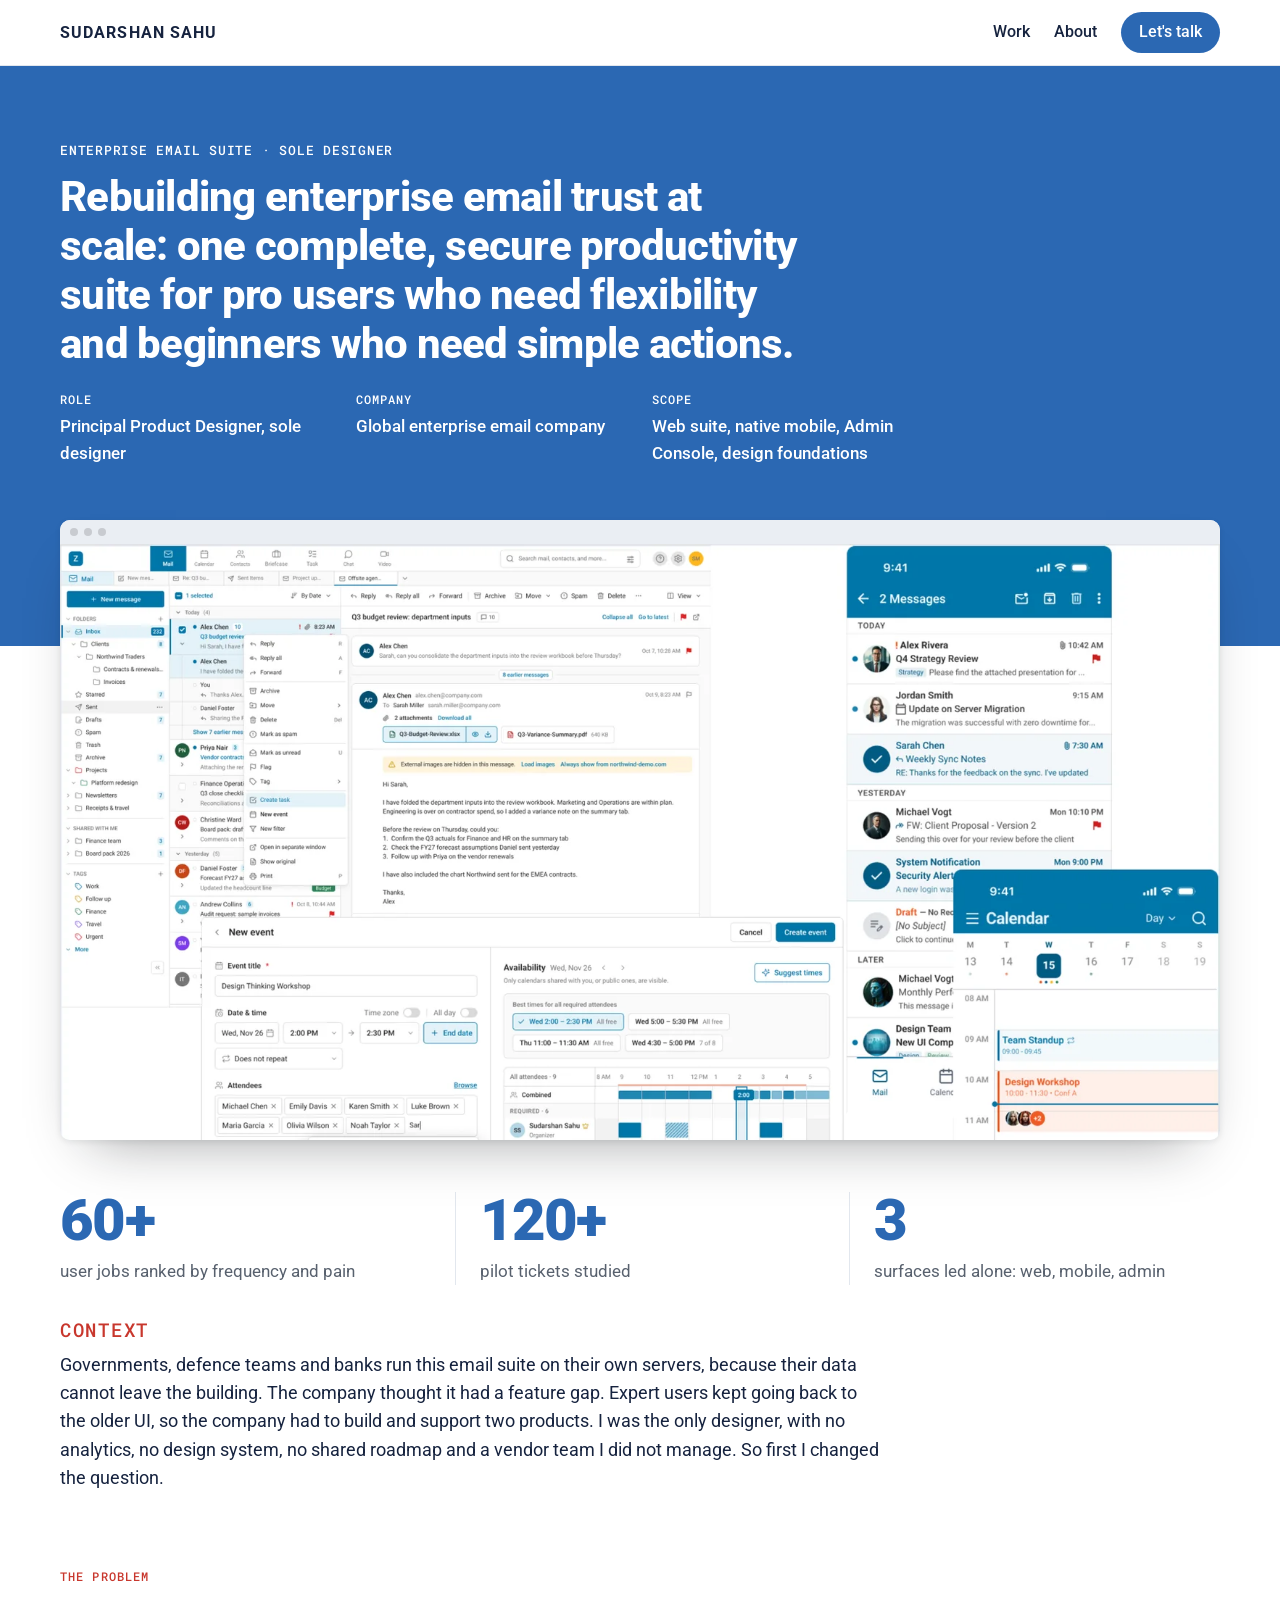
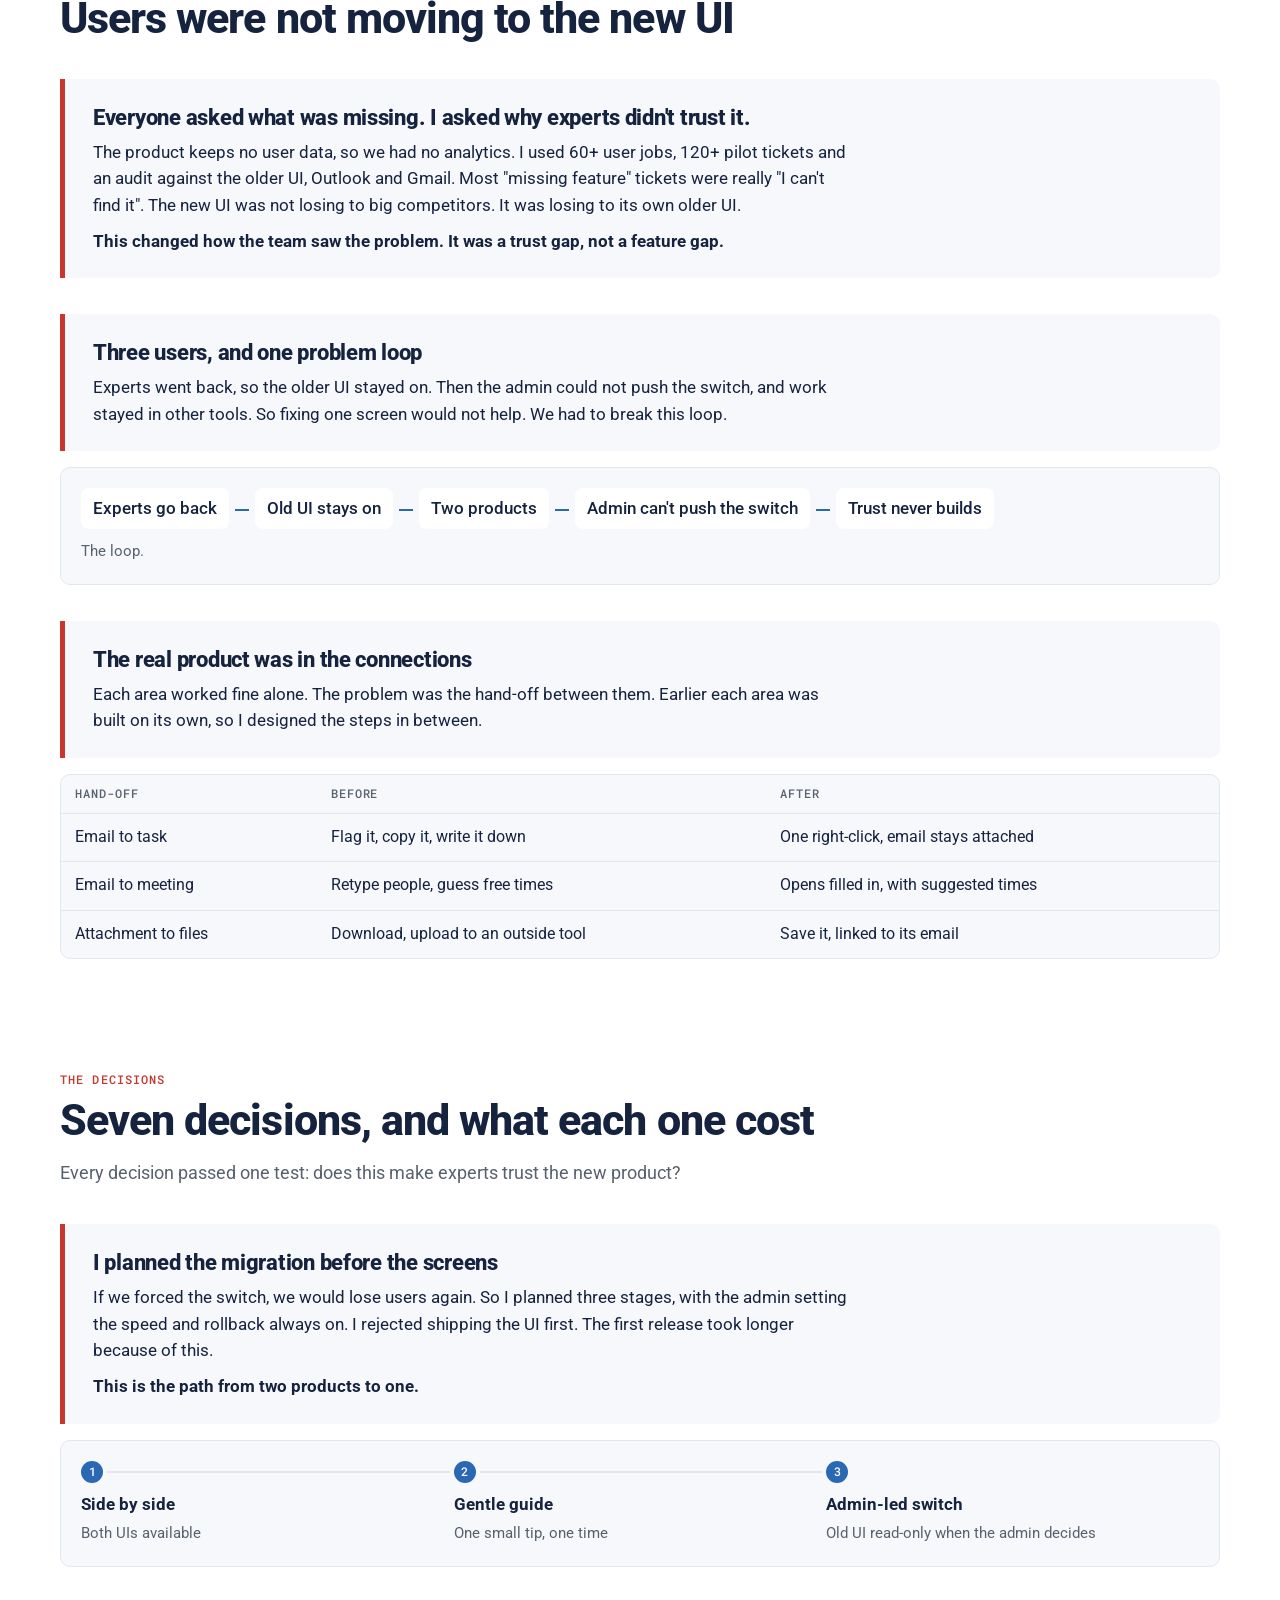
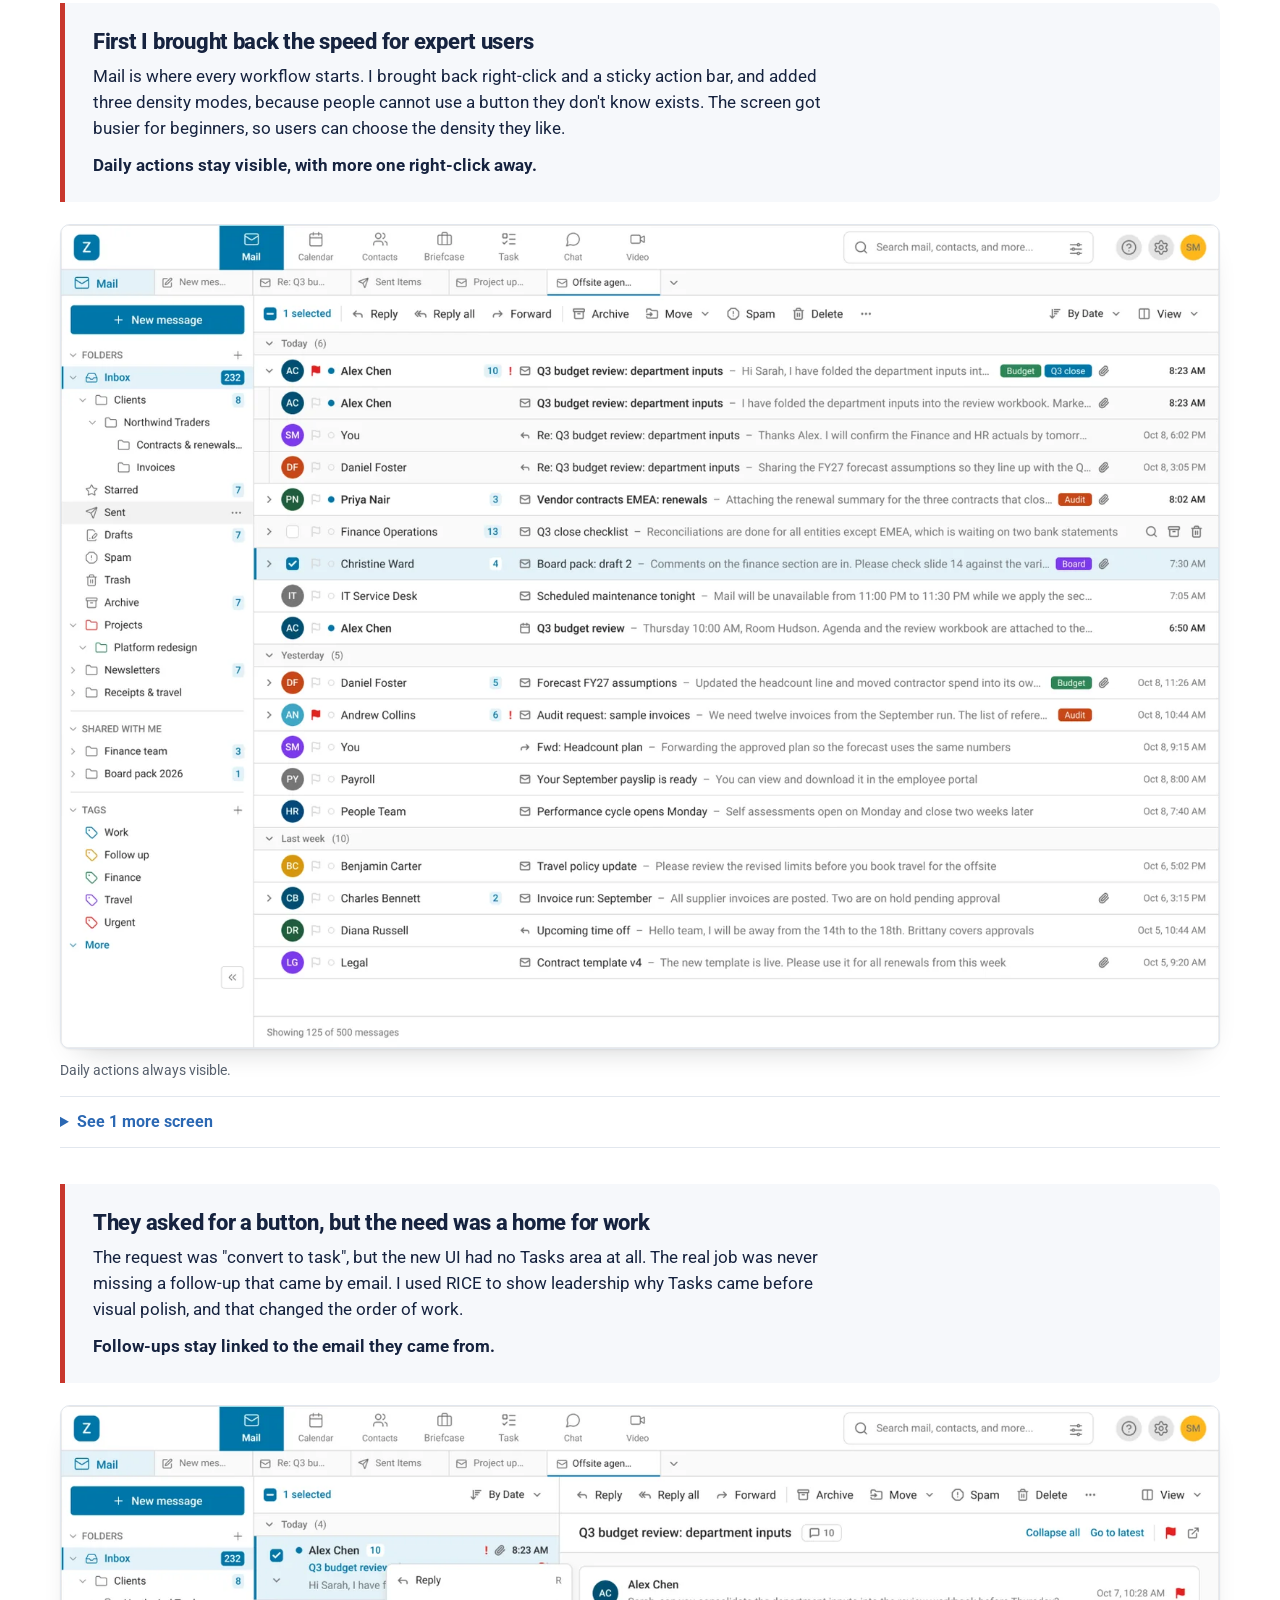
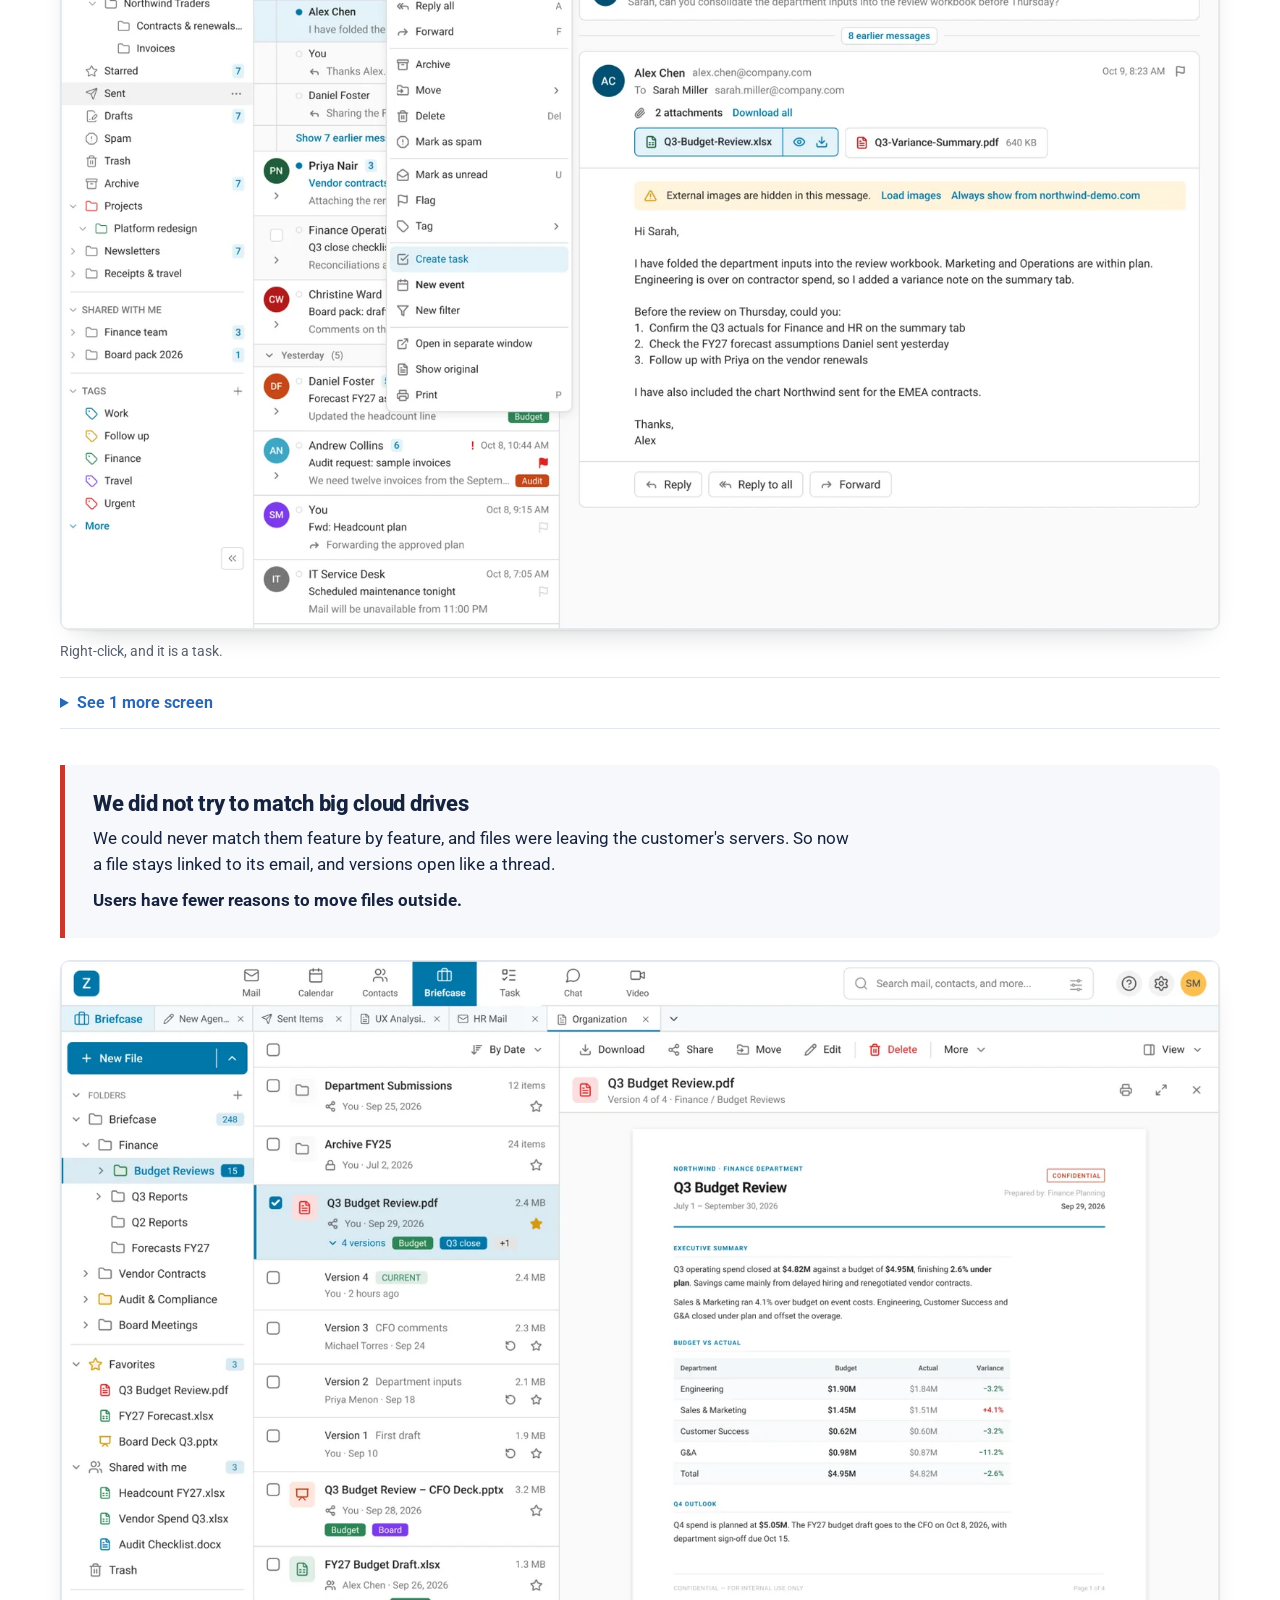
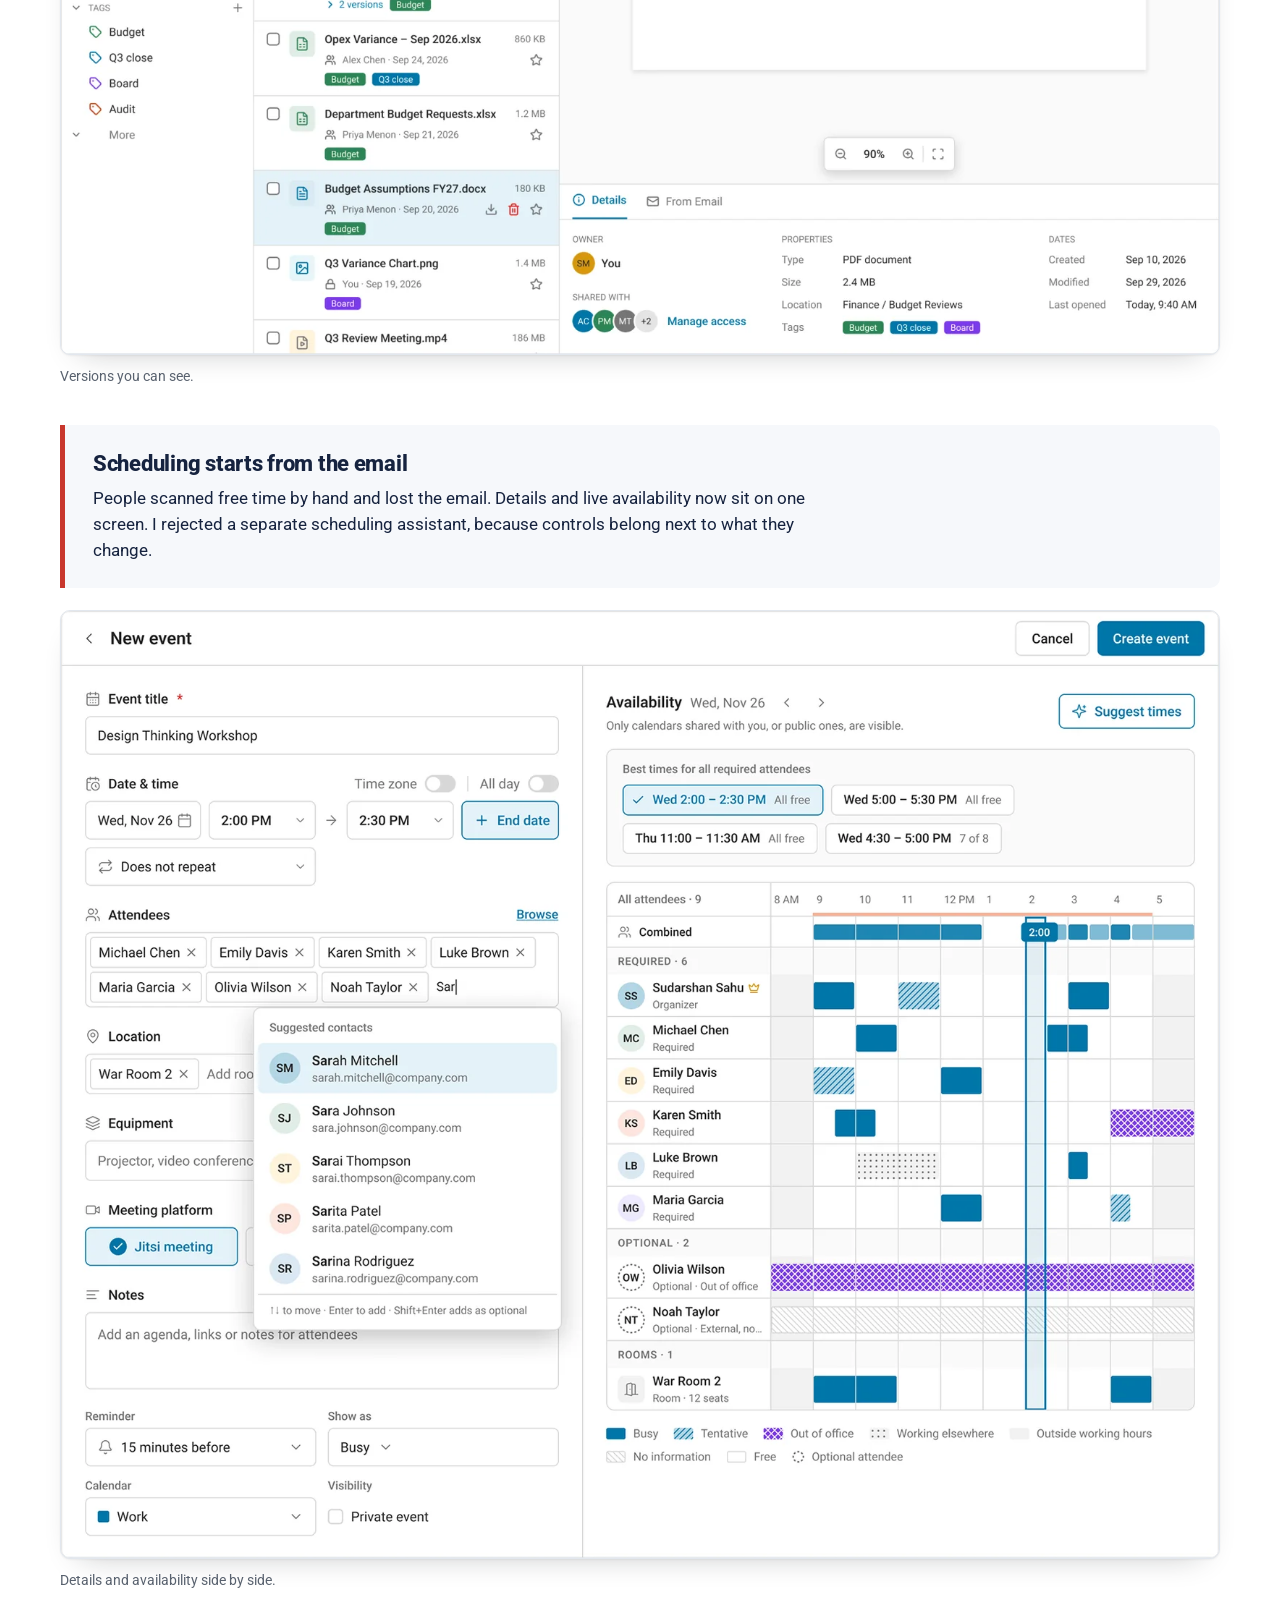
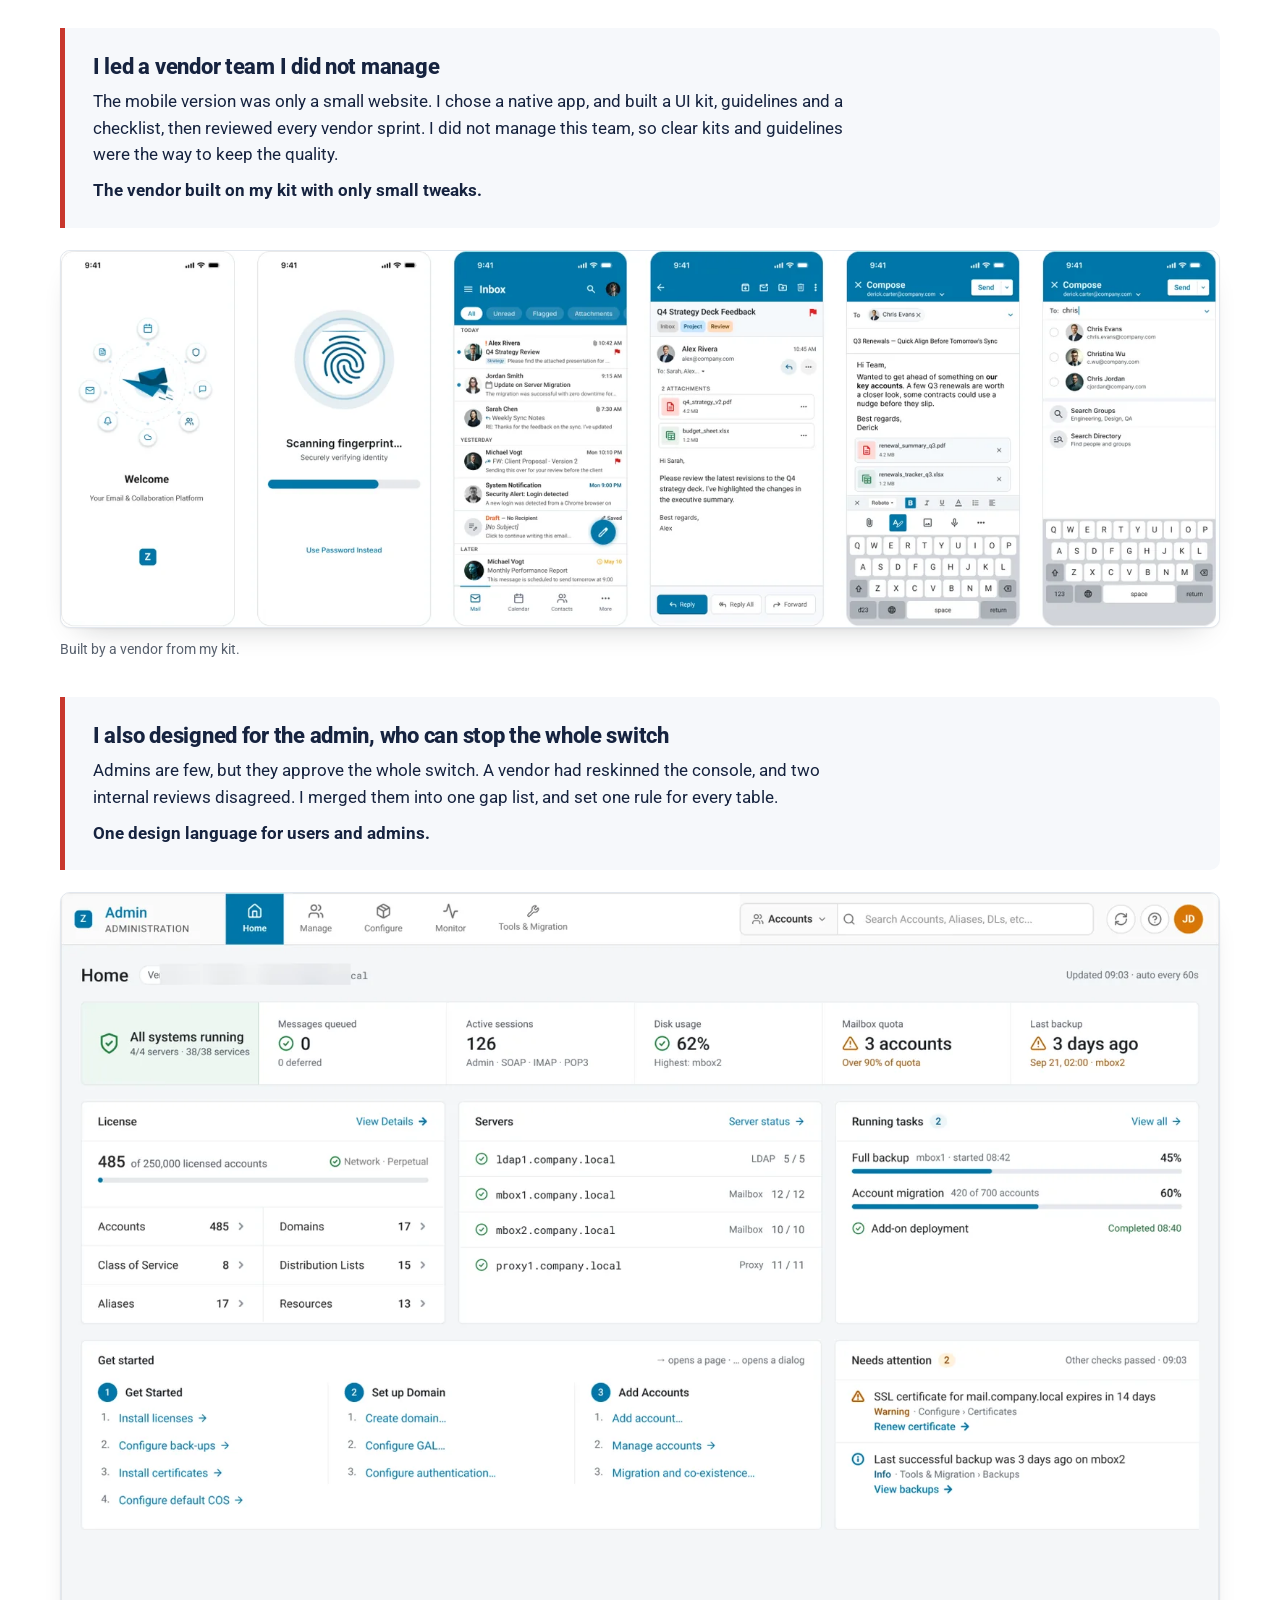
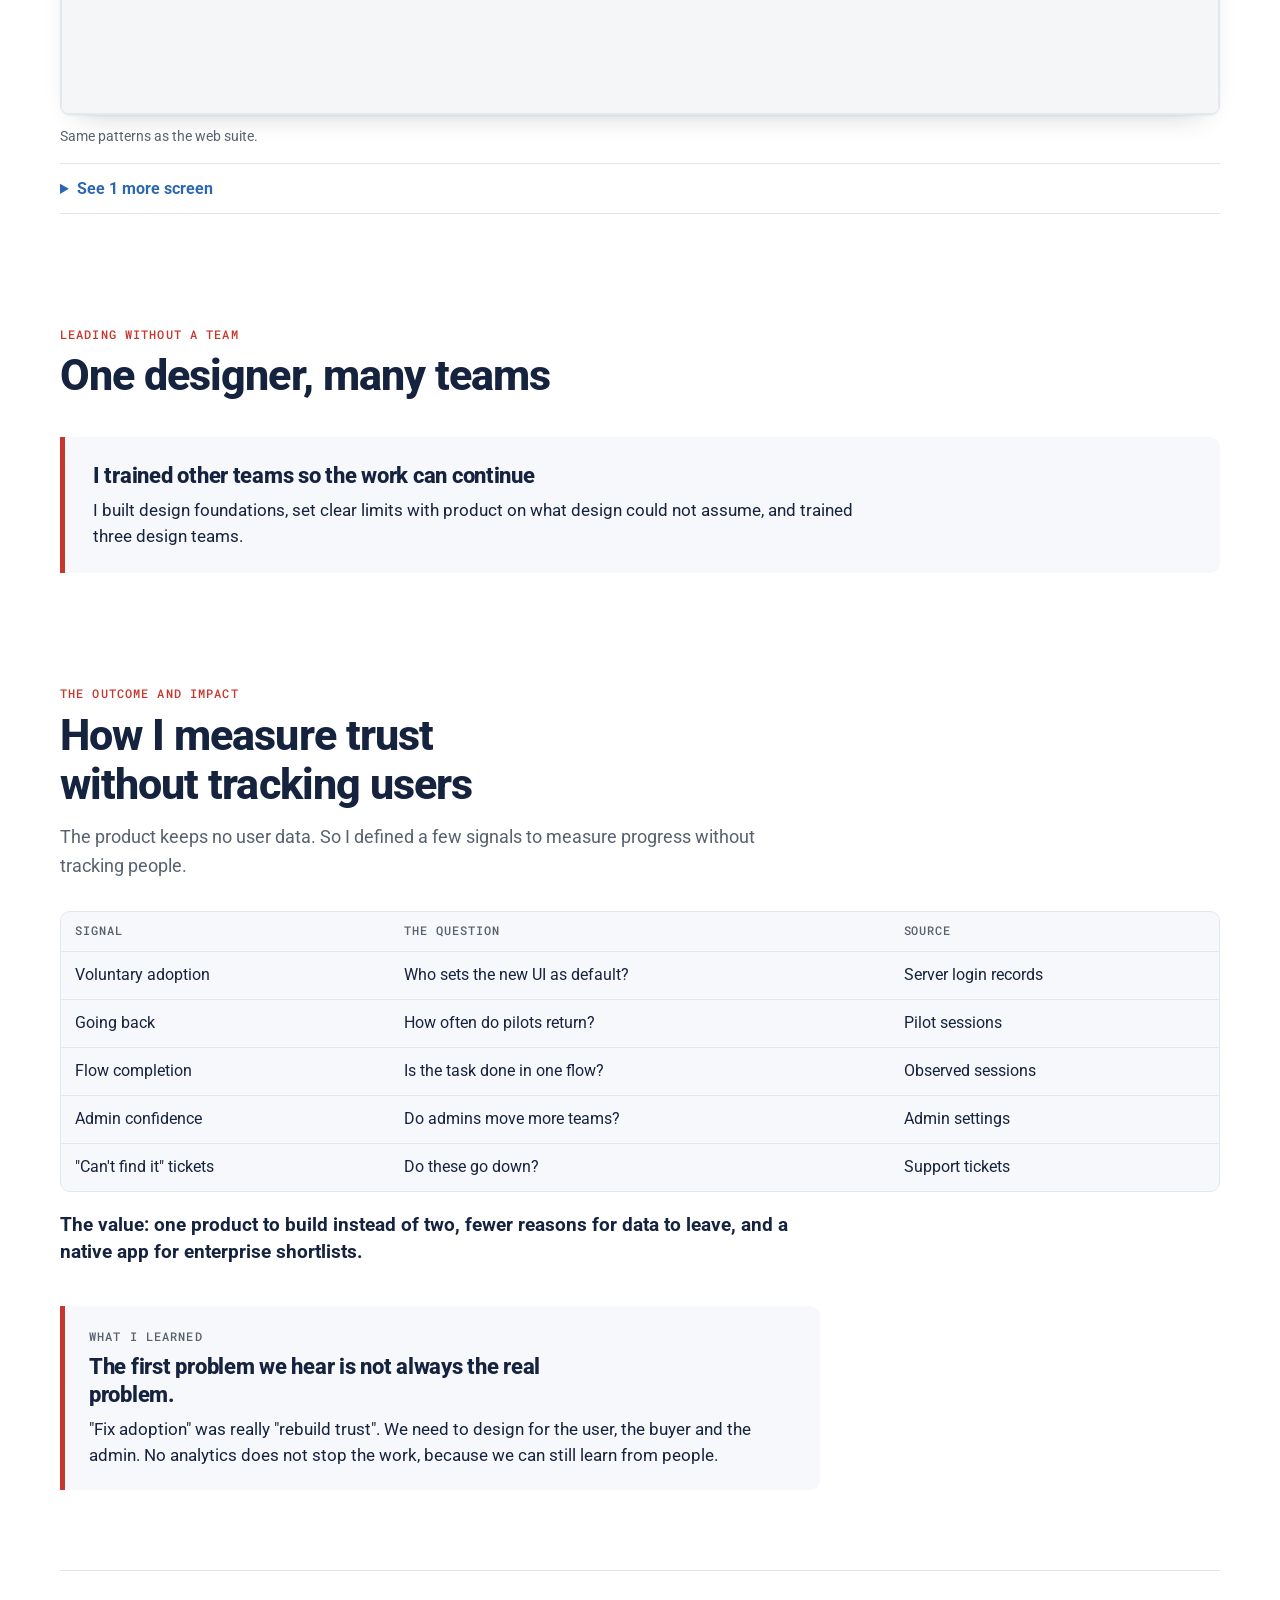
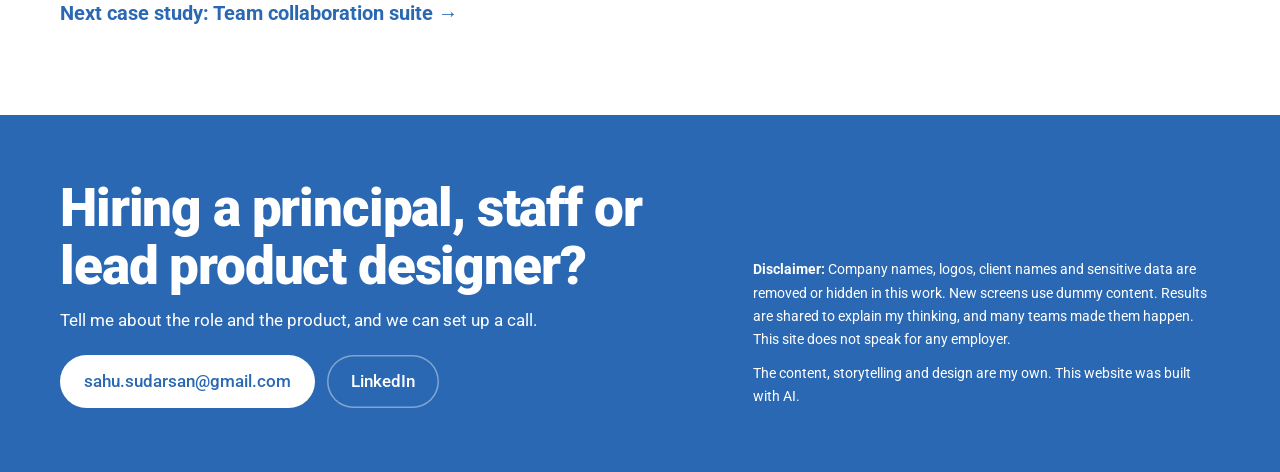
<file: work/enterprise-email.html>
<!doctype html>
<html lang="en">
<head>
<meta charset="utf-8">
<meta name="viewport" content="width=device-width, initial-scale=1, viewport-fit=cover">
<meta name="claude:viewport-fit-sides" content="cover">
<title>Enterprise email suite: rebuilding the trust of expert users | Sudarshan Sahu</title>
<meta name="description" content="Experts would not move to a new UI. I found a trust gap behind what looked like a feature gap, and designed the connections between the apps.">
<meta name="robots" content="noindex">
<script>if("scrollRestoration"in history)history.scrollRestoration="manual";if(!location.hash)addEventListener("pageshow",function(){scrollTo(0,0)})</script>
<link rel="preconnect" href="https://fonts.googleapis.com">
<link rel="preconnect" href="https://fonts.gstatic.com" crossorigin>
<link rel="stylesheet" href="https://fonts.googleapis.com/css2?family=Roboto:ital,wght@0,400;0,500;0,700;0,800;0,900;1,400&family=Roboto+Mono:wght@400;500&display=swap">
<link rel="stylesheet" href="../assets/site.css">
</head>
<body>
<a class="skip" href="#main">Skip to content</a>
<header class="top"><div class="wrap topin">
<a class="brand" href="../index.html">Sudarshan Sahu</a>
<nav aria-label="Main"><a href="../index.html#work">Work</a><a href="../about.html">About</a><a class="navcta" href="mailto:sahu.sudarsan@gmail.com">Let's talk</a></nav>
</div></header>
<main id="main" class="cmain" data-s="enterprise-email" style="--case:#2B68B3"><div class="bar" id="bar"></div>
<div class="band-case"><div class="wrap chead"><p class="pill">Enterprise email suite · Sole designer</p><h1>Rebuilding enterprise email trust at scale: one complete, secure productivity suite for pro users who need flexibility and beginners who need simple actions.</h1><dl class="meta"><div><dt>Role</dt><dd>Principal Product Designer, sole designer</dd></div><div><dt>Company</dt><dd>Global enterprise email company</dd></div><div><dt>Scope</dt><dd>Web suite, native mobile, Admin Console, design foundations</dd></div></dl></div></div>
<div class="wrap herofig"><div class="frame"><i></i><img src="../assets/img/eml-hero.webp" alt="Mail, calendar invite and mobile screens with dummy content"></div></div>
<div class="wrap facts"><div><b>60+</b><span>user jobs ranked by frequency and pain</span></div><div><b>120+</b><span>pilot tickets studied</span></div><div><b>3</b><span>surfaces led alone: web, mobile, admin</span></div></div>
<section class="introw"><div class="wrap"><p class="mono">Context</p><p>Governments, defence teams and banks run this email suite on their own servers, because their data cannot leave the building. The company thought it had a feature gap. Expert users kept going back to the older UI, so the company had to build and support two products. I was the only designer, with no analytics, no design system, no shared roadmap and a vendor team I did not manage. So first I changed the question.</p></div></section>
<div class="wrap cs">
<section><header class="ch"><p class="mono">The problem</p><h2>Users were not moving to the new UI</h2></header>
<article class="cl"><div class="clt"><h3>Everyone asked what was missing. I asked why experts didn't trust it.</h3><p>The product keeps no user data, so we had no analytics. I used 60+ user jobs, 120+ pilot tickets and an audit against the older UI, Outlook and Gmail. Most "missing feature" tickets were really "I can't find it". The new UI was not losing to big competitors. It was losing to its own older UI.</p><p class="out">This changed how the team saw the problem. It was a trust gap, not a feature gap.</p></div></article>
<article class="cl"><div class="clt"><h3>Three users, and one problem loop</h3><p>Experts went back, so the older UI stayed on. Then the admin could not push the switch, and work stayed in other tools. So fixing one screen would not help. We had to break this loop.</p></div><div class="diagram"><ol class="loop"><li>Experts go back</li><li>Old UI stays on</li><li>Two products</li><li>Admin can't push the switch</li><li>Trust never builds</li></ol><p class="dcap">The loop.</p></div>
</article>
<article class="cl"><div class="clt"><h3>The real product was in the connections</h3><p>Each area worked fine alone. The problem was the hand-off between them. Earlier each area was built on its own, so I designed the steps in between.</p></div><div class="tbl"><table><thead><tr><th scope="col">Hand-off</th><th scope="col">Before</th><th scope="col">After</th></tr></thead><tbody><tr><td data-l="Hand-off">Email to task</td><td data-l="Before">Flag it, copy it, write it down</td><td data-l="After">One right-click, email stays attached</td></tr><tr><td data-l="Hand-off">Email to meeting</td><td data-l="Before">Retype people, guess free times</td><td data-l="After">Opens filled in, with suggested times</td></tr><tr><td data-l="Hand-off">Attachment to files</td><td data-l="Before">Download, upload to an outside tool</td><td data-l="After">Save it, linked to its email</td></tr></tbody></table></div>
</article>
</section>
<section><header class="ch"><p class="mono">The decisions</p><h2>Seven decisions, and what each one cost</h2><p class="chl">Every decision passed one test: does this make experts trust the new product?</p></header>
<article class="cl"><div class="clt"><h3>I planned the migration before the screens</h3><p>If we forced the switch, we would lose users again. So I planned three stages, with the admin setting the speed and rollback always on. I rejected shipping the UI first. The first release took longer because of this.</p><p class="out">This is the path from two products to one.</p></div><div class="diagram"><ol class="steps"><li><b>Side by side</b><span>Both UIs available</span></li><li><b>Gentle guide</b><span>One small tip, one time</span></li><li><b>Admin-led switch</b><span>Old UI read-only when the admin decides</span></li></ol></div>
</article>
<article class="cl"><div class="clt"><h3>First I brought back the speed for expert users</h3><p>Mail is where every workflow starts. I brought back right-click and a sticky action bar, and added three density modes, because people cannot use a button they don't know exists. The screen got busier for beginners, so users can choose the density they like.</p><p class="out">Daily actions stay visible, with more one right-click away.</p></div><figure class="shot "><a href="../assets/img/eml-mail.webp" target="_blank" rel="noopener" aria-label="Open larger image: Mail list with sticky action bar and folders, dummy content"><img src="../assets/img/eml-mail.webp" alt="Mail list with sticky action bar and folders, dummy content" loading="lazy"></a><figcaption>Daily actions always visible.</figcaption></figure>
<details class="more in"><summary>See 1 more screen</summary><div class="morein"><figure class="shot "><a href="../assets/img/eml-density.webp" target="_blank" rel="noopener" aria-label="Open larger image: Three list densities side by side"><img src="../assets/img/eml-density.webp" alt="Three list densities side by side" loading="lazy"></a><figcaption>Slim, Regular and Relax.</figcaption></figure>
</div></details>
</article>
<article class="cl"><div class="clt"><h3>They asked for a button, but the need was a home for work</h3><p>The request was "convert to task", but the new UI had no Tasks area at all. The real job was never missing a follow-up that came by email. I used RICE to show leadership why Tasks came before visual polish, and that changed the order of work.</p><p class="out">Follow-ups stay linked to the email they came from.</p></div><figure class="shot "><a href="../assets/img/eml-tasks.webp" target="_blank" rel="noopener" aria-label="Open larger image: Right-click menu with create task"><img src="../assets/img/eml-tasks.webp" alt="Right-click menu with create task" loading="lazy"></a><figcaption>Right-click, and it is a task.</figcaption></figure>
<details class="more in"><summary>See 1 more screen</summary><div class="morein"><figure class="shot "><a href="../assets/img/eml-board.webp" target="_blank" rel="noopener" aria-label="Open larger image: Task board with cards"><img src="../assets/img/eml-board.webp" alt="Task board with cards" loading="lazy"></a><figcaption>Same tasks as a board.</figcaption></figure>
</div></details>
</article>
<article class="cl"><div class="clt"><h3>We did not try to match big cloud drives</h3><p>We could never match them feature by feature, and files were leaving the customer's servers. So now a file stays linked to its email, and versions open like a thread.</p><p class="out">Users have fewer reasons to move files outside.</p></div><figure class="shot "><a href="../assets/img/eml-files.webp" target="_blank" rel="noopener" aria-label="Open larger image: File list with versions and preview"><img src="../assets/img/eml-files.webp" alt="File list with versions and preview" loading="lazy"></a><figcaption>Versions you can see.</figcaption></figure>
</article>
<article class="cl"><div class="clt"><h3>Scheduling starts from the email</h3><p>People scanned free time by hand and lost the email. Details and live availability now sit on one screen. I rejected a separate scheduling assistant, because controls belong next to what they change.</p></div><figure class="shot "><a href="../assets/img/eml-invite.webp" target="_blank" rel="noopener" aria-label="Open larger image: New event form with availability grid"><img src="../assets/img/eml-invite.webp" alt="New event form with availability grid" loading="lazy"></a><figcaption>Details and availability side by side.</figcaption></figure>
</article>
<article class="cl"><div class="clt"><h3>I led a vendor team I did not manage</h3><p>The mobile version was only a small website. I chose a native app, and built a UI kit, guidelines and a checklist, then reviewed every vendor sprint. I did not manage this team, so clear kits and guidelines were the way to keep the quality.</p><p class="out">The vendor built on my kit with only small tweaks.</p></div><figure class="shot "><a href="../assets/img/eml-mob1.webp" target="_blank" rel="noopener" aria-label="Open larger image: Native mobile screens"><img src="../assets/img/eml-mob1.webp" alt="Native mobile screens" loading="lazy"></a><figcaption>Built by a vendor from my kit.</figcaption></figure>
</article>
<article class="cl"><div class="clt"><h3>I also designed for the admin, who can stop the whole switch</h3><p>Admins are few, but they approve the whole switch. A vendor had reskinned the console, and two internal reviews disagreed. I merged them into one gap list, and set one rule for every table.</p><p class="out">One design language for users and admins.</p></div><figure class="shot "><a href="../assets/img/eml-admin.webp" target="_blank" rel="noopener" aria-label="Open larger image: Admin home with health and tasks"><img src="../assets/img/eml-admin.webp" alt="Admin home with health and tasks" loading="lazy"></a><figcaption>Same patterns as the web suite.</figcaption></figure>
<details class="more in"><summary>See 1 more screen</summary><div class="morein"><figure class="shot "><a href="../assets/img/eml-form.webp" target="_blank" rel="noopener" aria-label="Open larger image: Accounts table with a drawer"><img src="../assets/img/eml-form.webp" alt="Accounts table with a drawer" loading="lazy"></a><figcaption>The table stays visible.</figcaption></figure>
</div></details>
</article>
</section>
<section><header class="ch"><p class="mono">Leading without a team</p><h2>One designer, many teams</h2></header>
<article class="cl"><div class="clt"><h3>I trained other teams so the work can continue</h3><p>I built design foundations, set clear limits with product on what design could not assume, and trained three design teams.</p></div></article>
</section>
<section><header class="ch"><p class="mono">The outcome and impact</p><h2>How I measure trust without tracking users</h2><p class="chl">The product keeps no user data. So I defined a few signals to measure progress without tracking people.</p></header>
<div class="tbl"><table><thead><tr><th scope="col">Signal</th><th scope="col">The question</th><th scope="col">Source</th></tr></thead><tbody><tr><td data-l="Signal">Voluntary adoption</td><td data-l="The question">Who sets the new UI as default?</td><td data-l="Source">Server login records</td></tr><tr><td data-l="Signal">Going back</td><td data-l="The question">How often do pilots return?</td><td data-l="Source">Pilot sessions</td></tr><tr><td data-l="Signal">Flow completion</td><td data-l="The question">Is the task done in one flow?</td><td data-l="Source">Observed sessions</td></tr><tr><td data-l="Signal">Admin confidence</td><td data-l="The question">Do admins move more teams?</td><td data-l="Source">Admin settings</td></tr><tr><td data-l="Signal">"Can't find it" tickets</td><td data-l="The question">Do these go down?</td><td data-l="Source">Support tickets</td></tr></tbody></table></div>
<p class="resl">The value: one product to build instead of two, fewer reasons for data to leave, and a native app for enterprise shortlists.</p>
<div class="lesson"><p class="mono">What I learned</p><p class="ct">The first problem we hear is not always the real problem.</p><p>"Fix adoption" was really "rebuild trust". We need to design for the user, the buyer and the admin. No analytics does not stop the work, because we can still learn from people.</p></div>
</section>
<a class="nextl" href="team-collaboration.html">Next case study: Team collaboration suite <span aria-hidden="true">→</span></a>
</div></main>
<footer class="foot"><div class="wrap footin">
<div><h2>Hiring a principal, staff or lead product designer?</h2>
<p>Tell me about the role and the product, and we can set up a call.</p>
<p class="contact"><a class="btn" href="mailto:sahu.sudarsan@gmail.com">sahu.sudarsan@gmail.com</a><a class="btn ghost" href="https://www.linkedin.com/in/sudarshansahu" target="_blank" rel="noopener">LinkedIn</a></p></div>
<div><p class="legal"><b>Disclaimer:</b> Company names, logos, client names and sensitive data are removed or hidden in this work. New screens use dummy content. Results are shared to explain my thinking, and many teams made them happen. This site does not speak for any employer.</p><p class="legal">The content, storytelling and design are my own. This website was built with AI.</p></div>
</div></footer>
<dialog id="lb" aria-label="Larger image"><button type="button" aria-label="Close">Close</button><img alt=""></dialog>
<script src="../assets/site.js" defer></script>
</body></html>
</file>
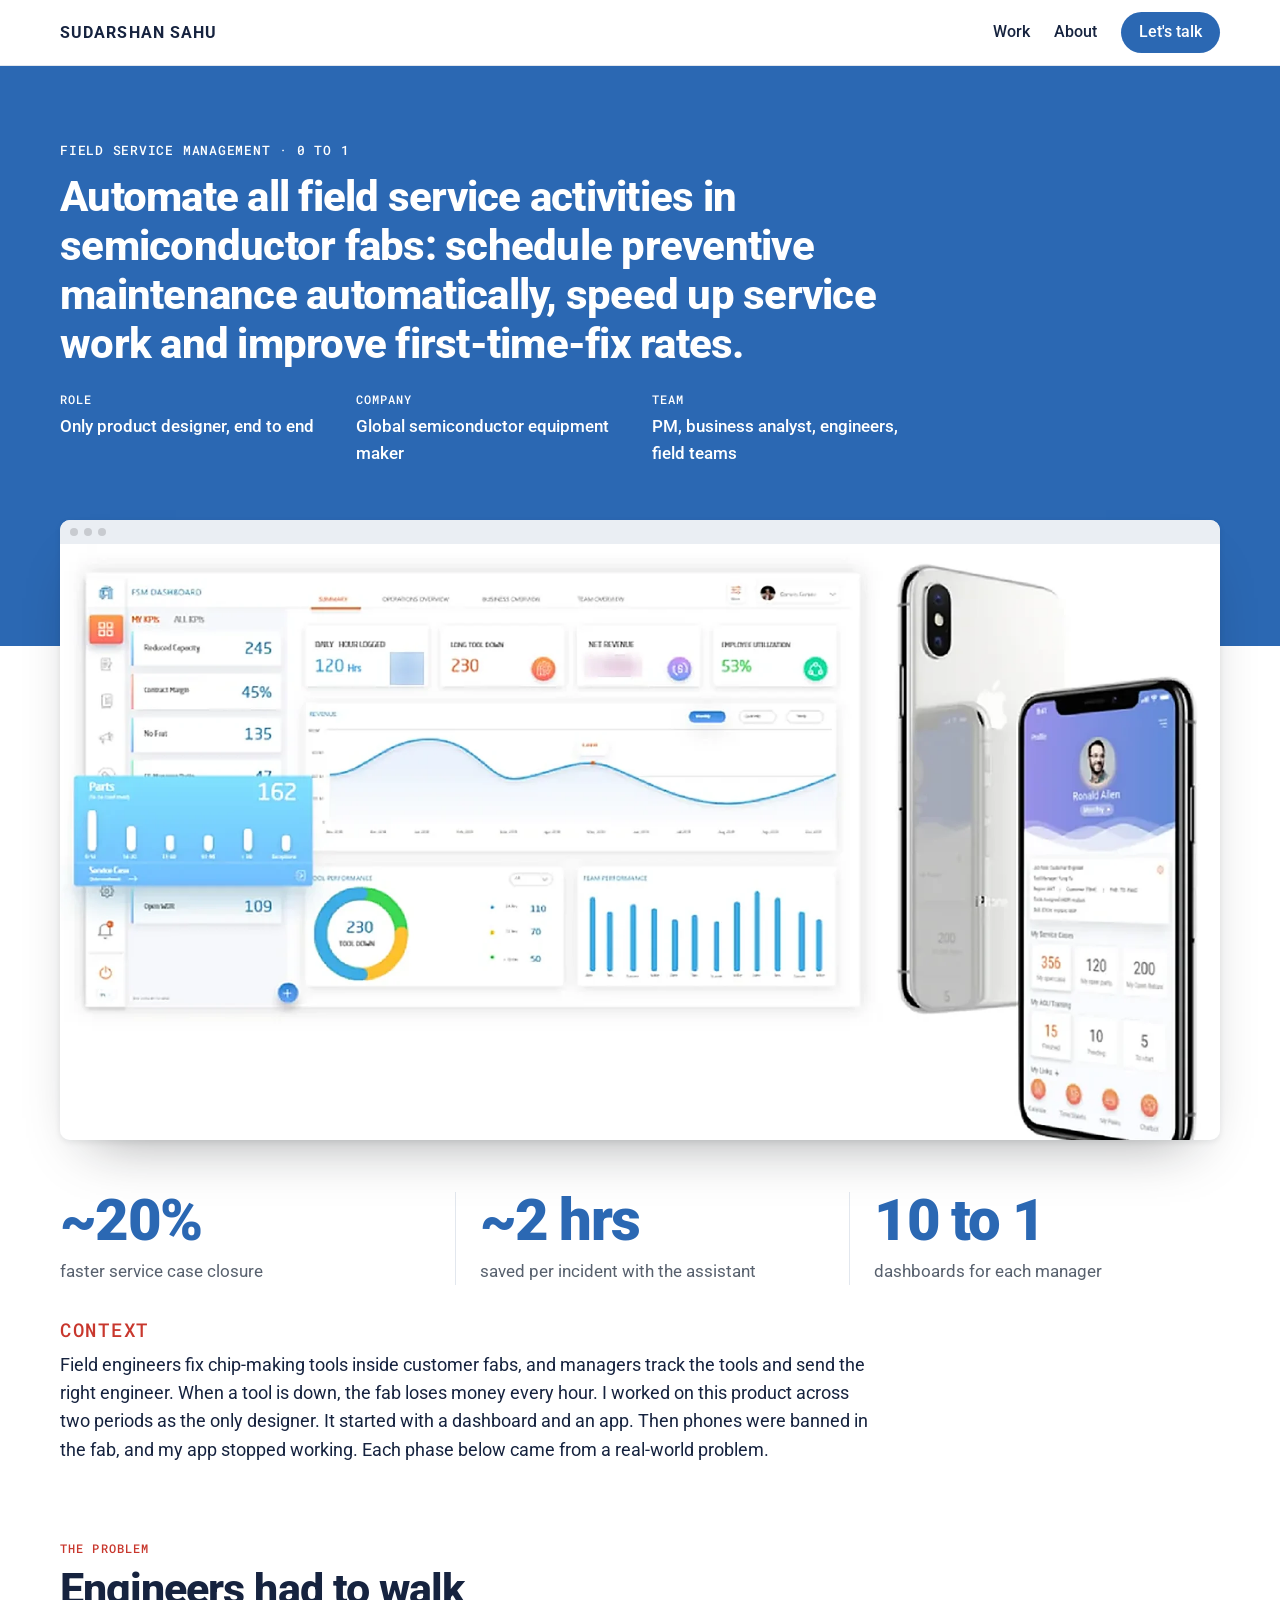
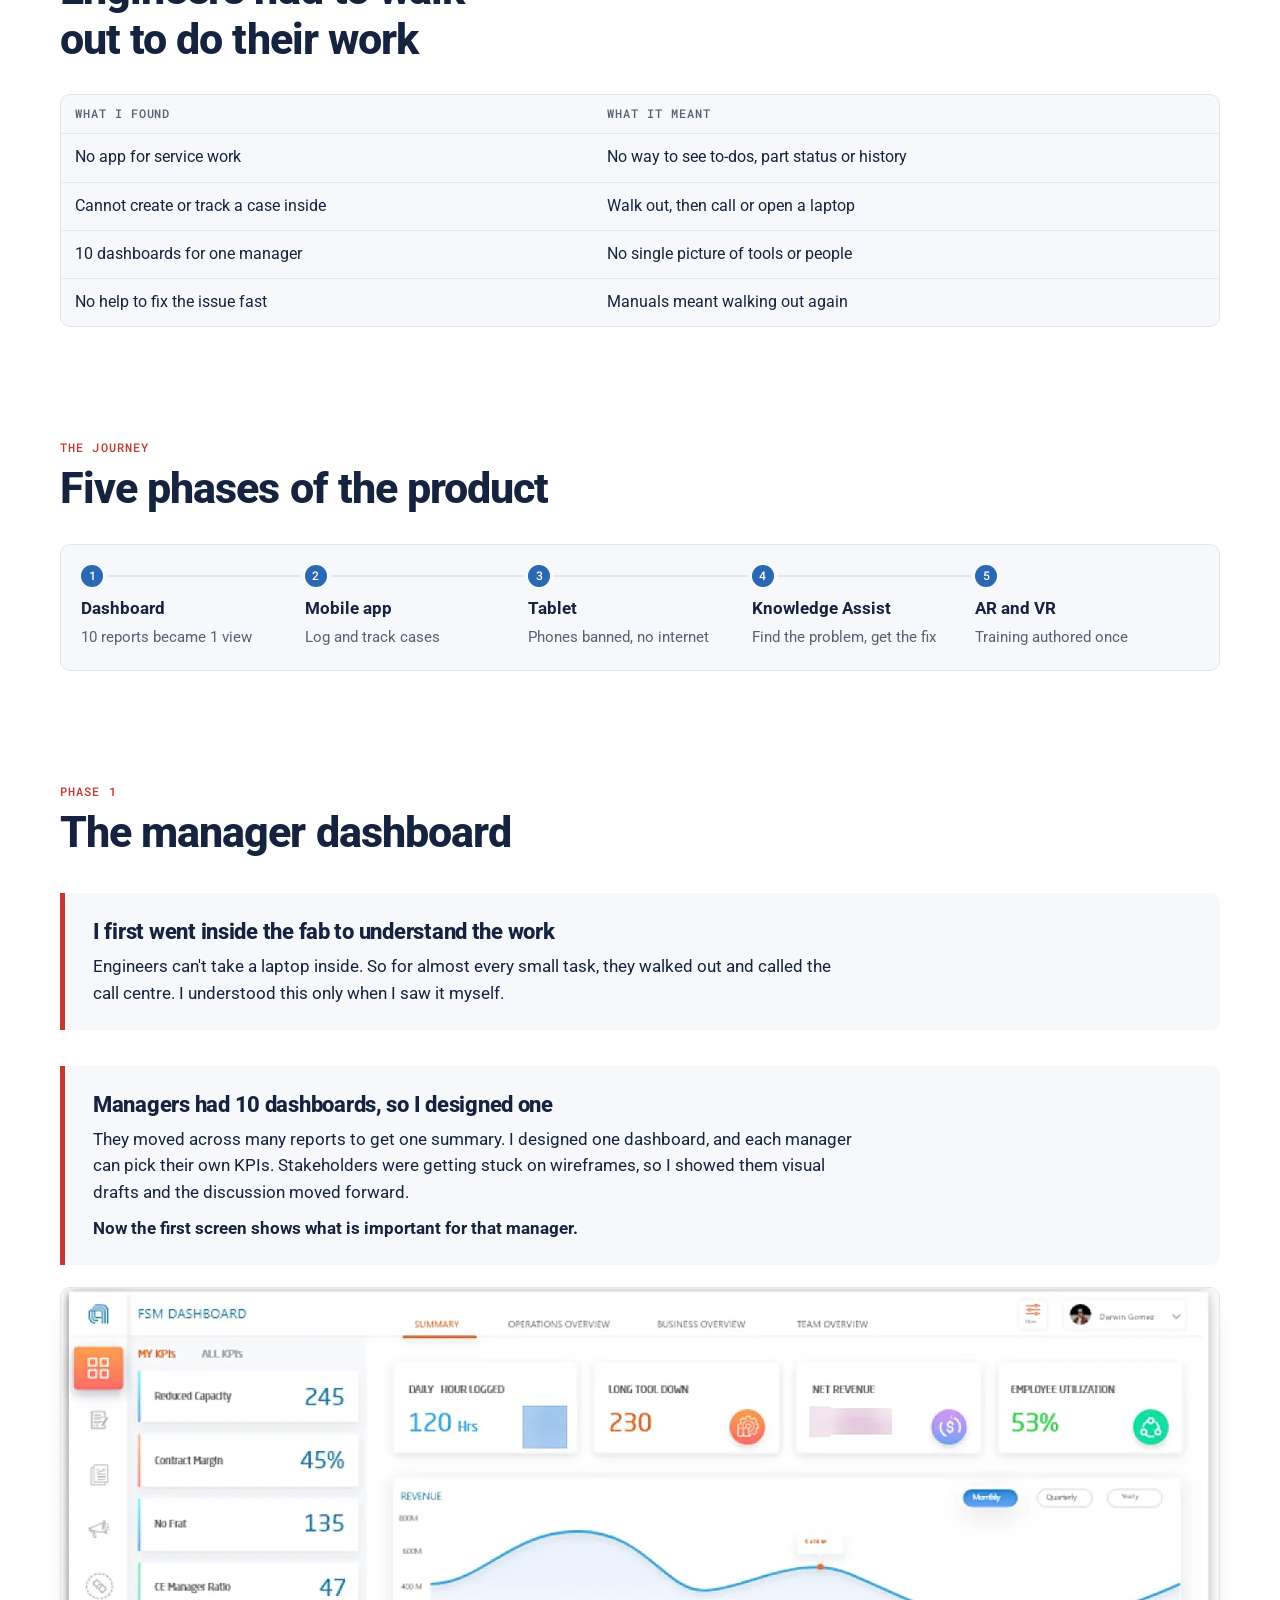
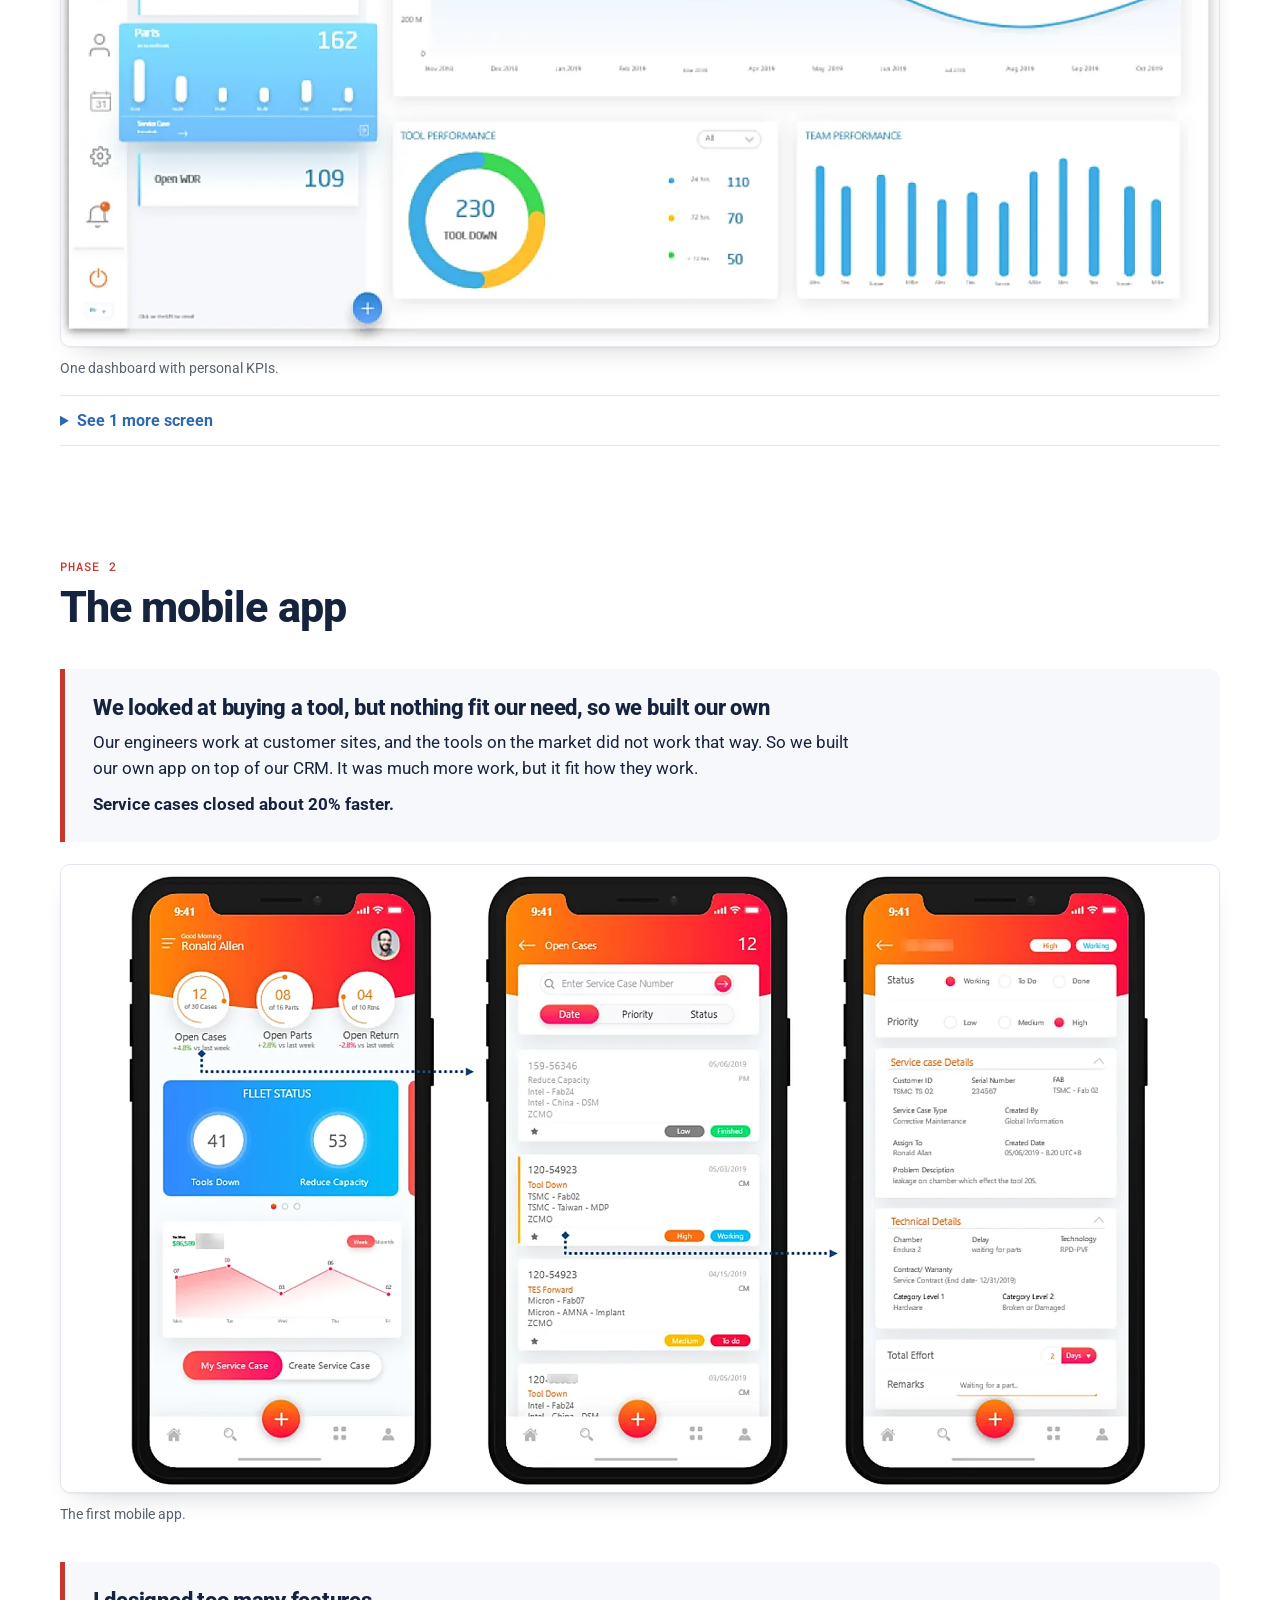
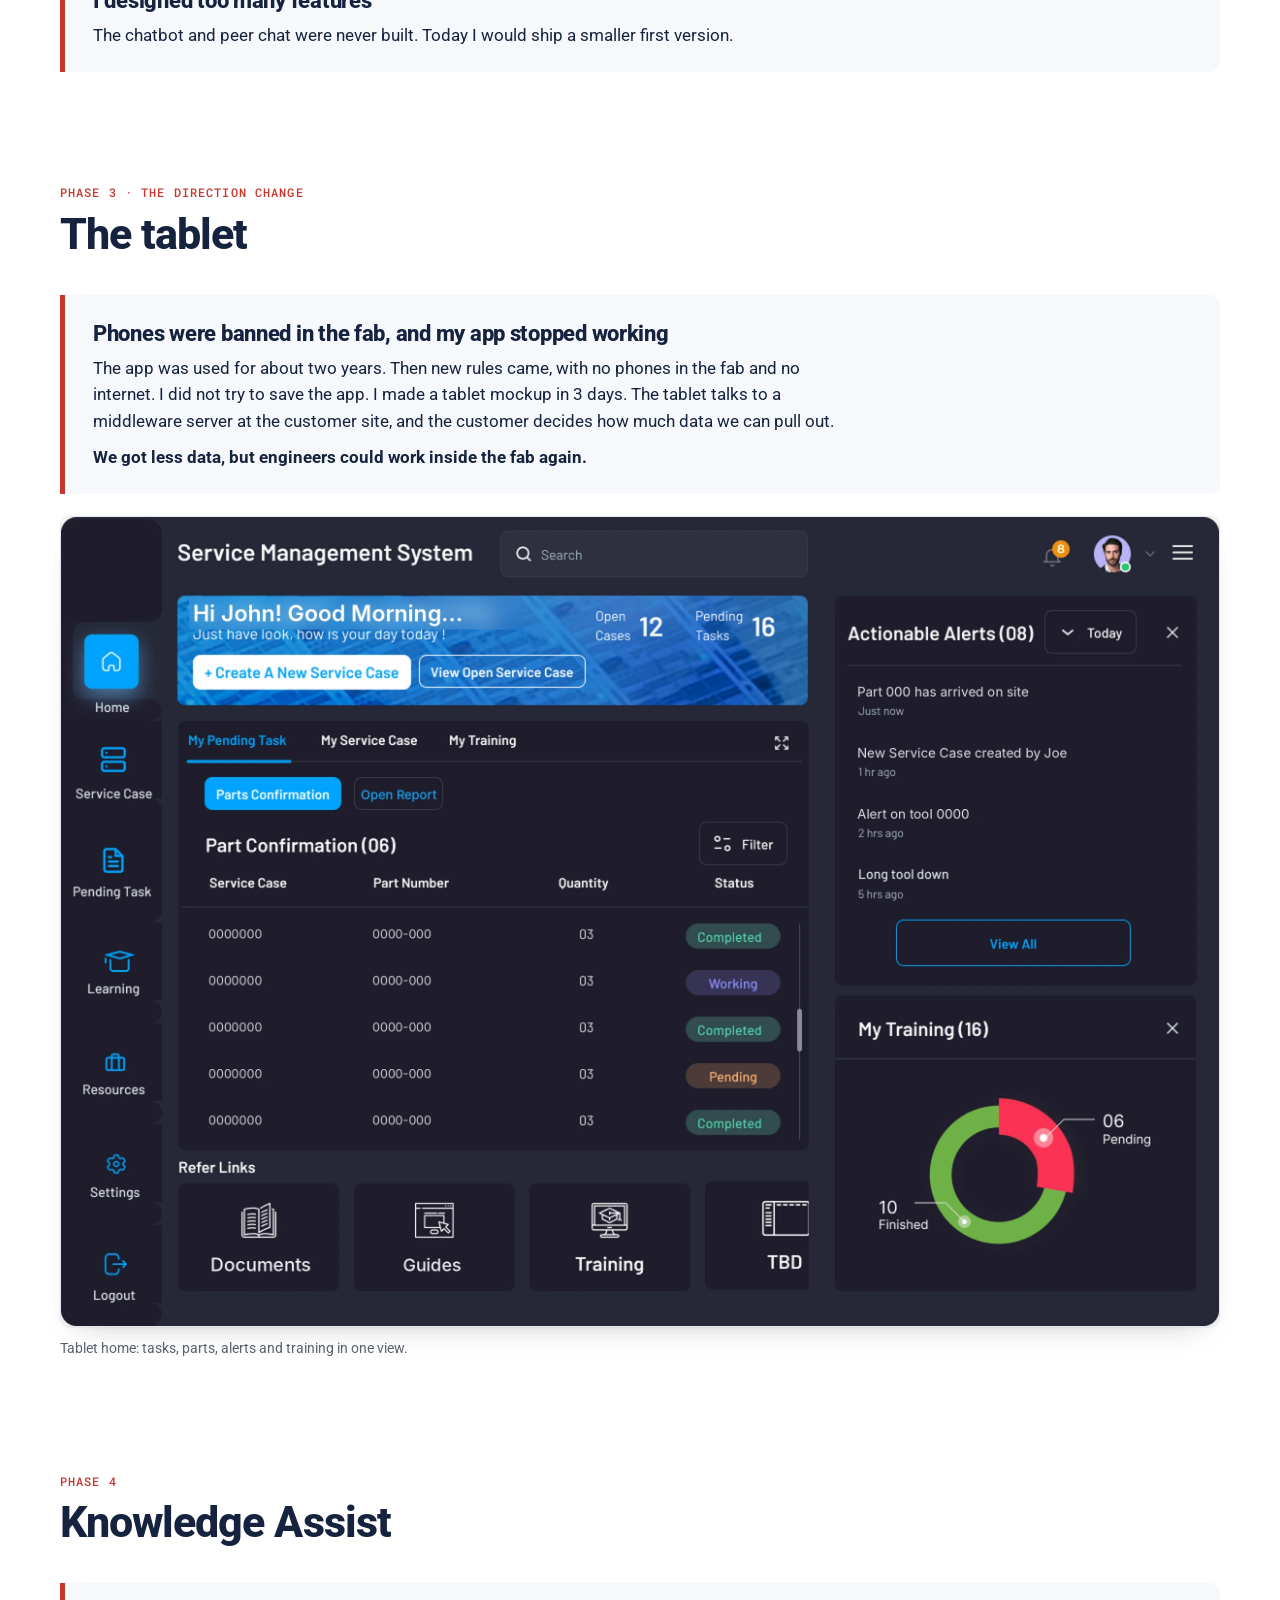
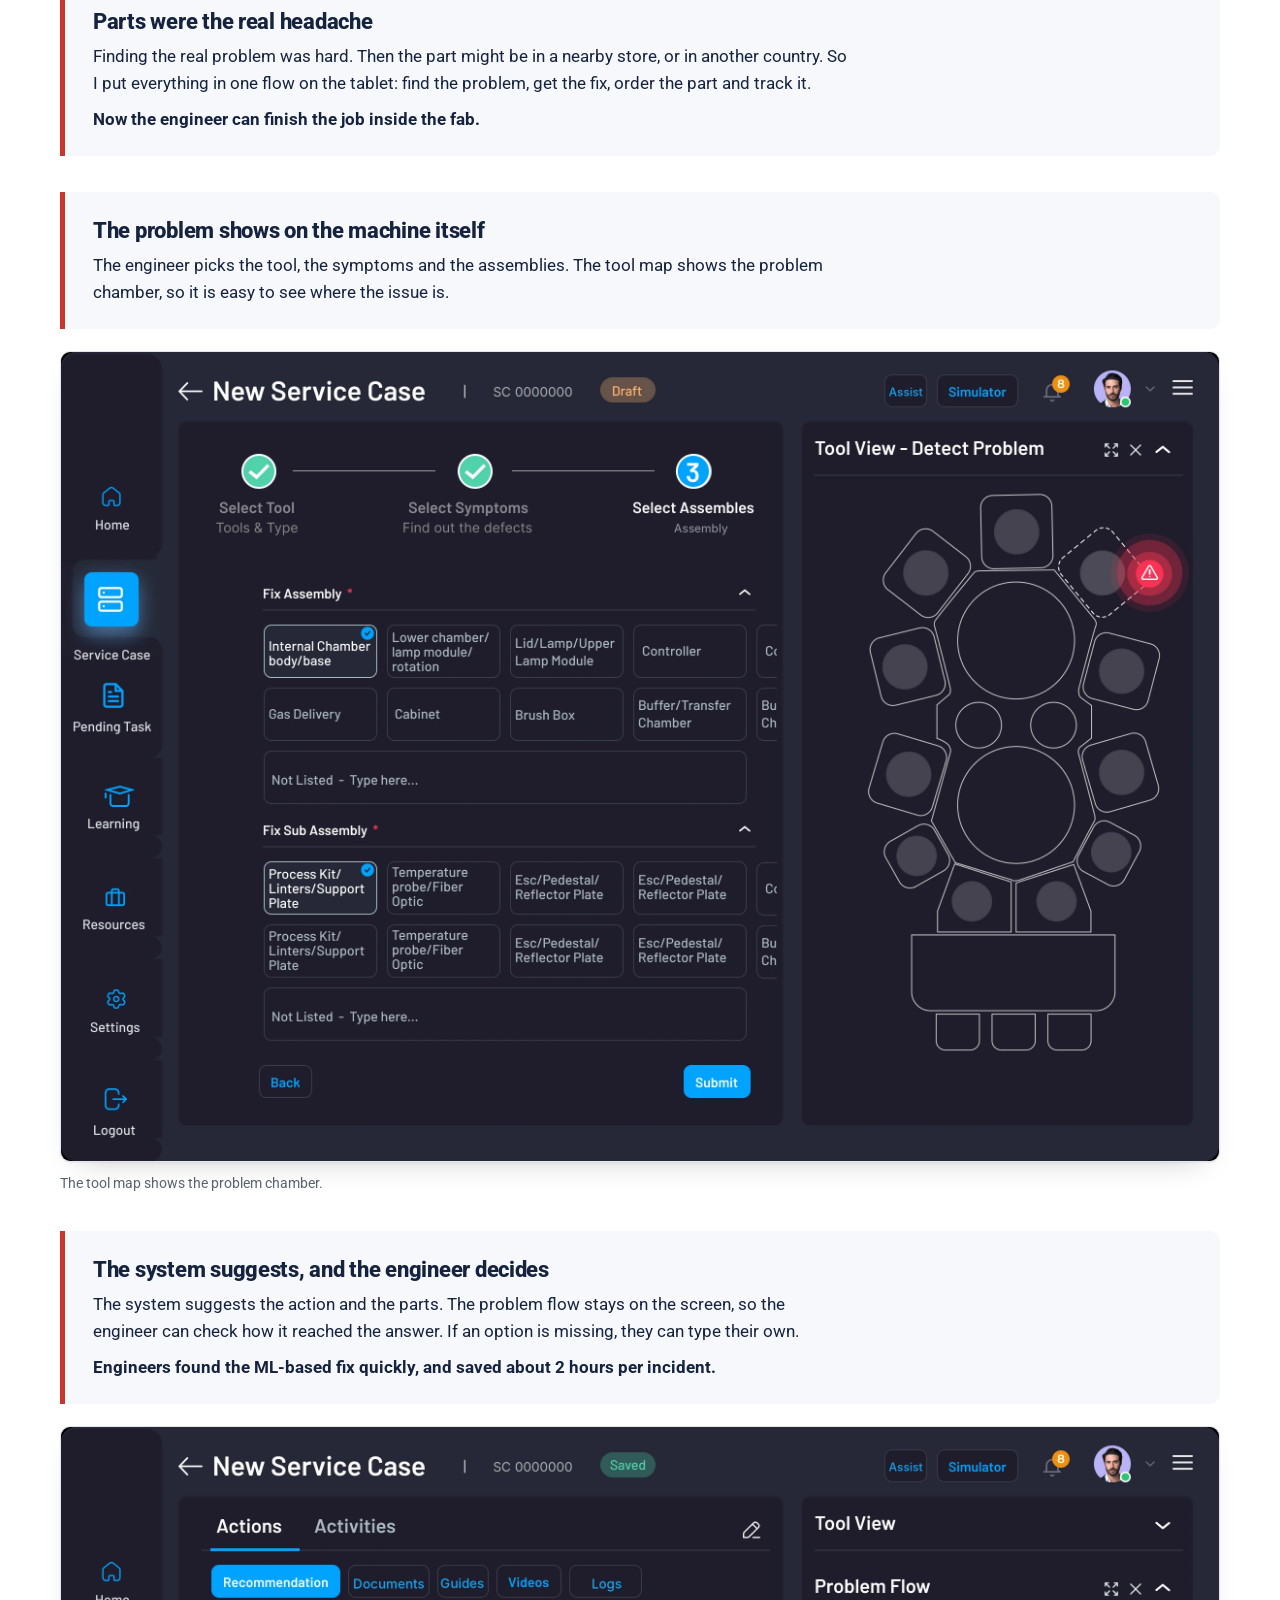
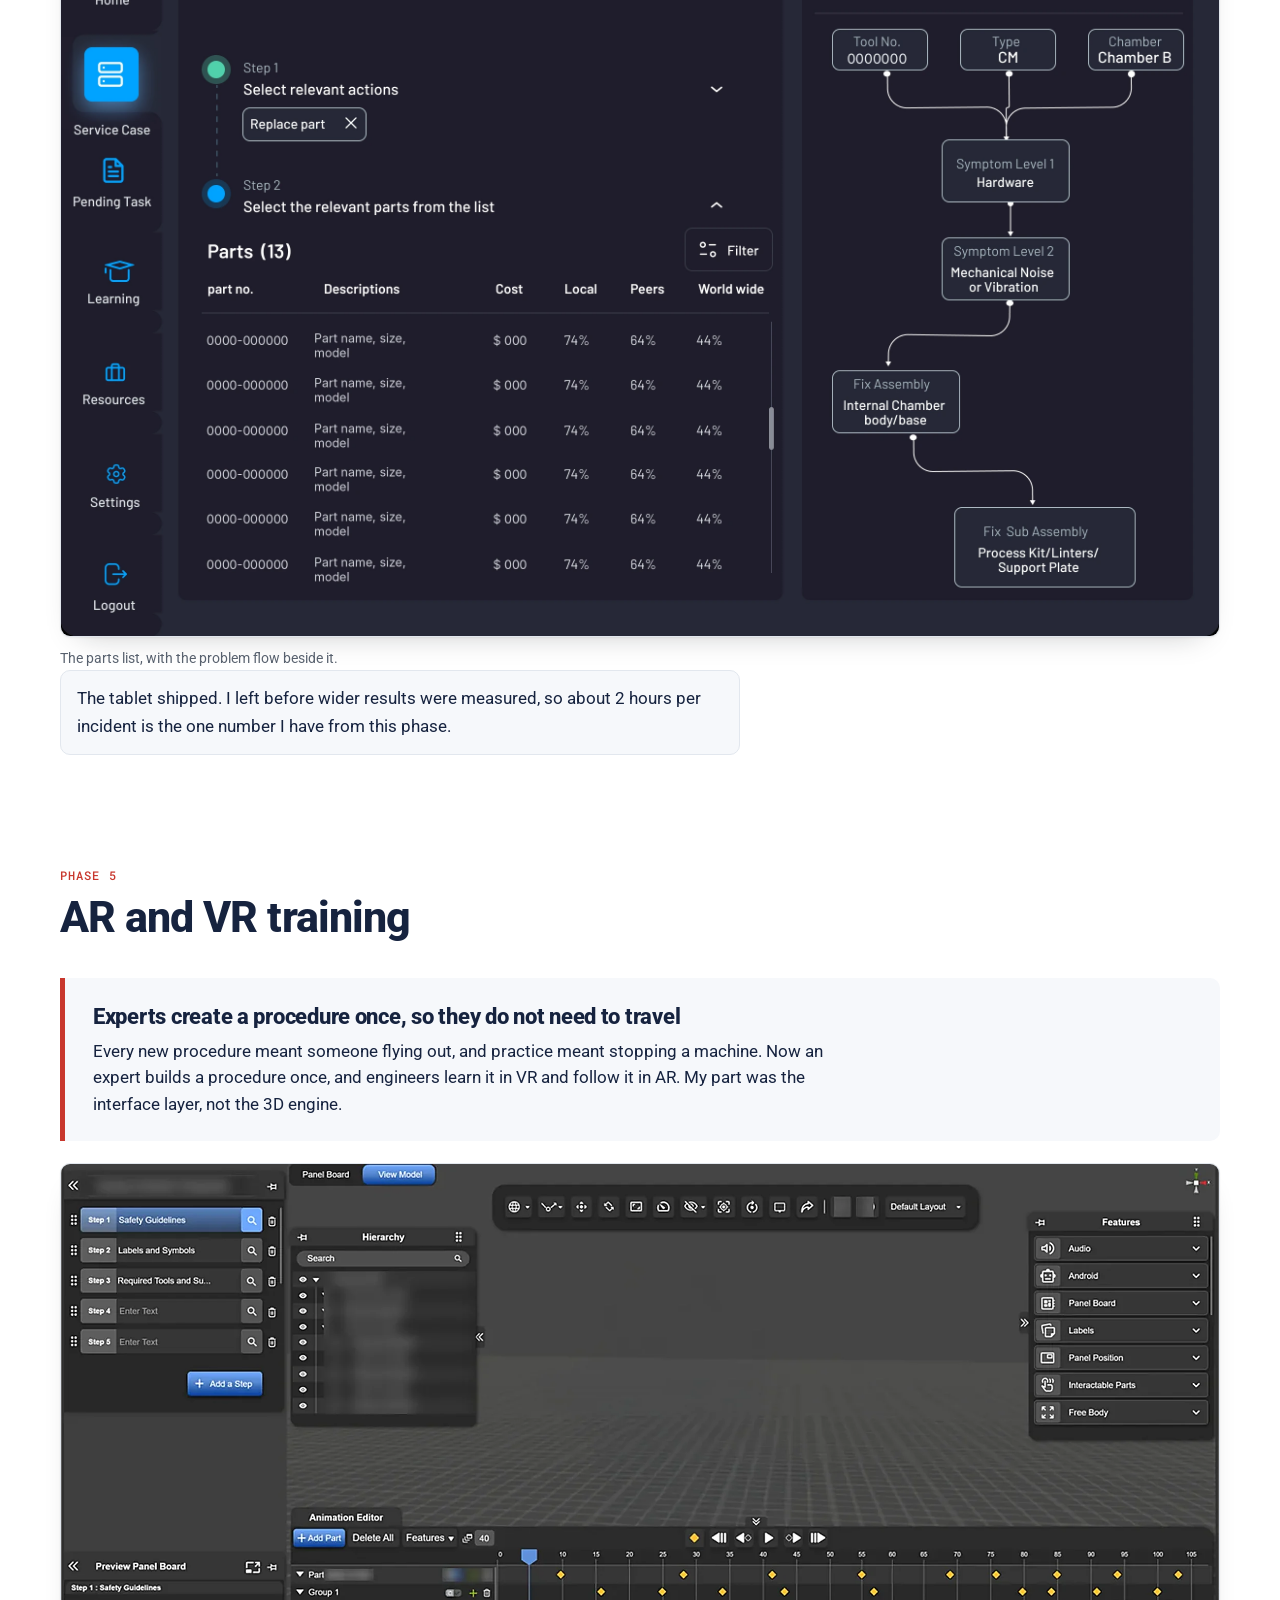
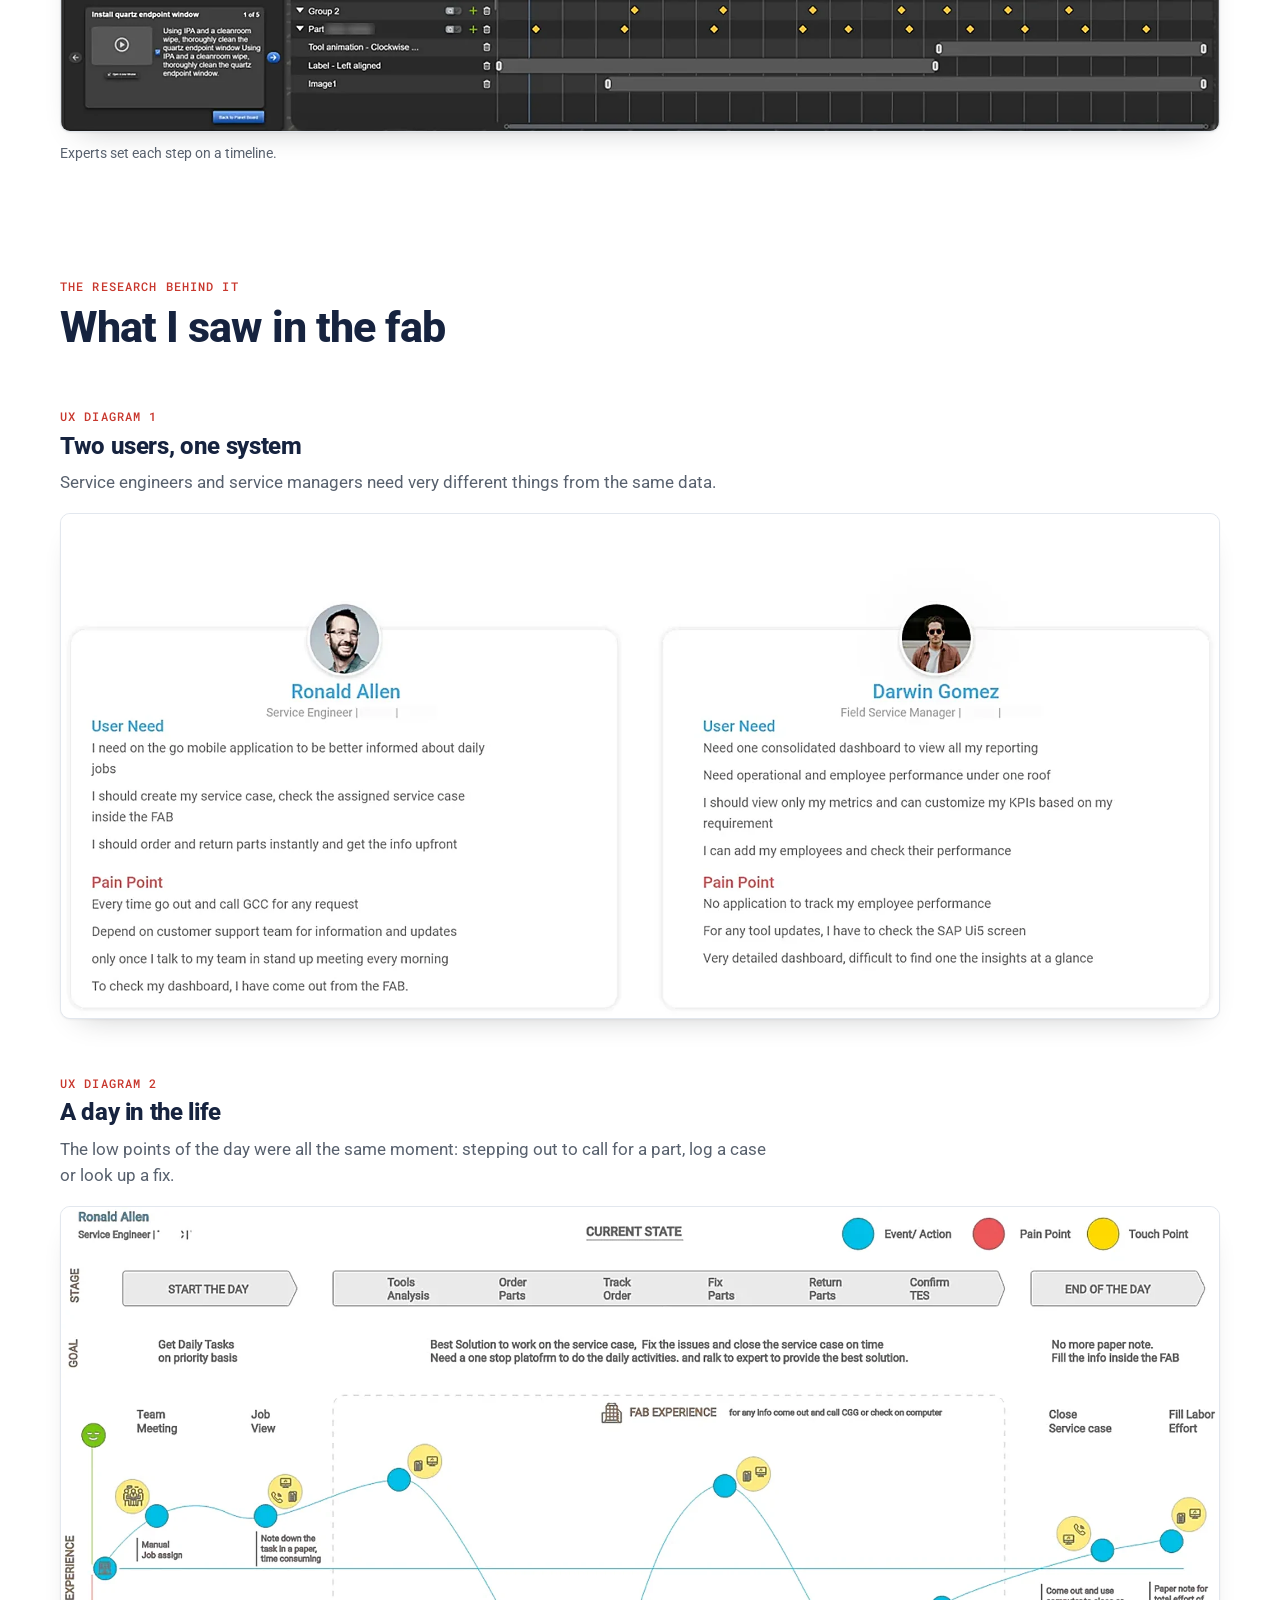
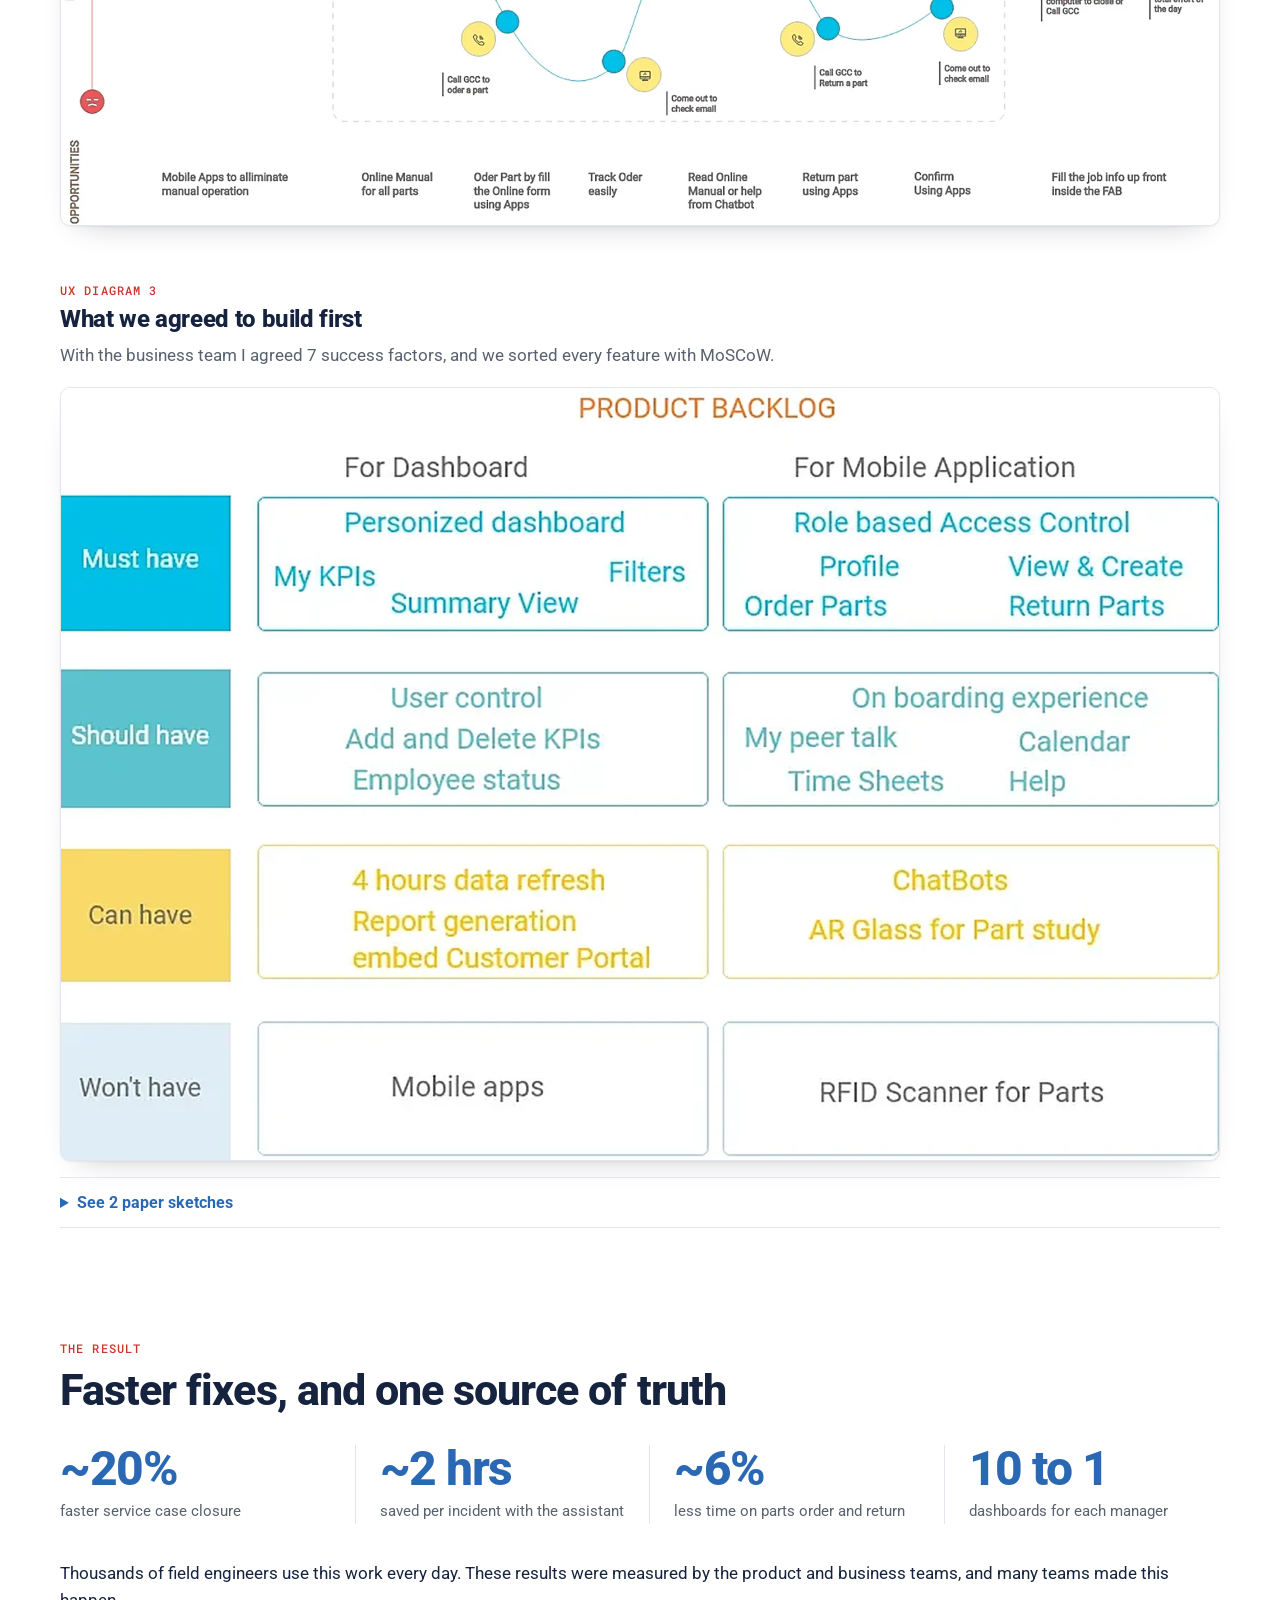
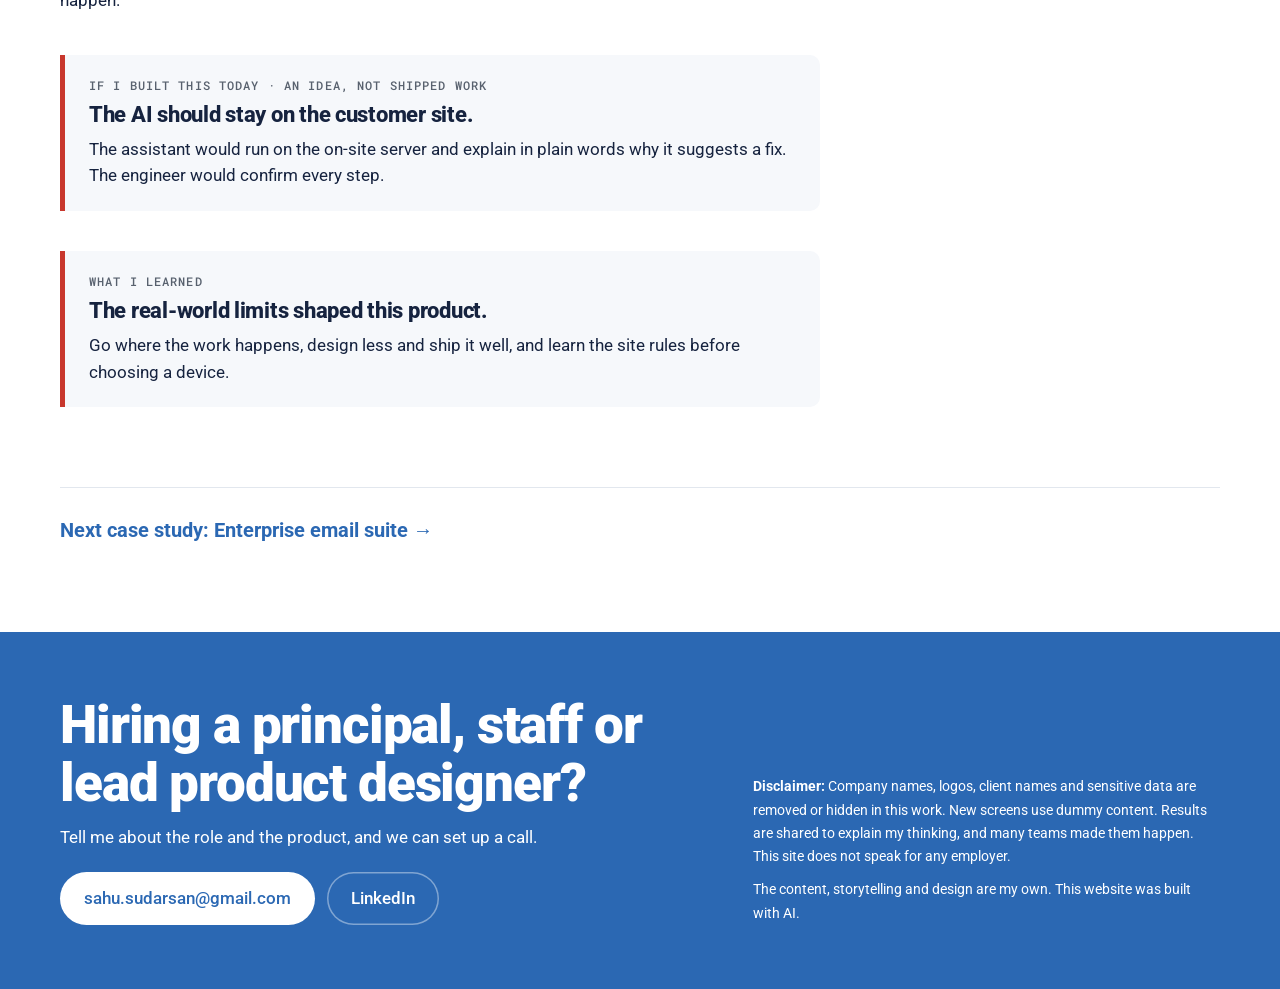
<file: work/field-service.html>
<!doctype html>
<html lang="en">
<head>
<meta charset="utf-8">
<meta name="viewport" content="width=device-width, initial-scale=1, viewport-fit=cover">
<meta name="claude:viewport-fit-sides" content="cover">
<title>Field service platform: designing from 0 to 1 when phones were banned on site | Sudarshan Sahu</title>
<meta name="description" content="One system for the engineers who fix chip-making tools and the managers who send them, rebuilt when the rules changed.">
<meta name="robots" content="noindex">
<script>if("scrollRestoration"in history)history.scrollRestoration="manual";if(!location.hash)addEventListener("pageshow",function(){scrollTo(0,0)})</script>
<link rel="preconnect" href="https://fonts.googleapis.com">
<link rel="preconnect" href="https://fonts.gstatic.com" crossorigin>
<link rel="stylesheet" href="https://fonts.googleapis.com/css2?family=Roboto:ital,wght@0,400;0,500;0,700;0,800;0,900;1,400&family=Roboto+Mono:wght@400;500&display=swap">
<link rel="stylesheet" href="../assets/site.css">
</head>
<body>
<a class="skip" href="#main">Skip to content</a>
<header class="top"><div class="wrap topin">
<a class="brand" href="../index.html">Sudarshan Sahu</a>
<nav aria-label="Main"><a href="../index.html#work">Work</a><a href="../about.html">About</a><a class="navcta" href="mailto:sahu.sudarsan@gmail.com">Let's talk</a></nav>
</div></header>
<main id="main" class="cmain" data-s="field-service" style="--case:#2B68B3"><div class="bar" id="bar"></div>
<div class="band-case"><div class="wrap chead"><p class="pill">Field service management · 0 to 1</p><h1>Automate all field service activities in semiconductor fabs: schedule preventive maintenance automatically, speed up service work and improve first-time-fix rates.</h1><dl class="meta"><div><dt>Role</dt><dd>Only product designer, end to end</dd></div><div><dt>Company</dt><dd>Global semiconductor equipment maker</dd></div><div><dt>Team</dt><dd>PM, business analyst, engineers, field teams</dd></div></dl></div></div>
<div class="wrap herofig"><div class="frame"><i></i><img src="../assets/img/field-hero.webp" alt="Manager dashboard and phone app"></div></div>
<div class="wrap facts"><div><b>~20%</b><span>faster service case closure</span></div><div><b>~2 hrs</b><span>saved per incident with the assistant</span></div><div><b>10 to 1</b><span>dashboards for each manager</span></div></div>
<section class="introw"><div class="wrap"><p class="mono">Context</p><p>Field engineers fix chip-making tools inside customer fabs, and managers track the tools and send the right engineer. When a tool is down, the fab loses money every hour. I worked on this product across two periods as the only designer. It started with a dashboard and an app. Then phones were banned in the fab, and my app stopped working. Each phase below came from a real-world problem.</p></div></section>
<div class="wrap cs">
<section><header class="ch"><p class="mono">The problem</p><h2>Engineers had to walk out to do their work</h2></header>
<div class="tbl"><table><thead><tr><th scope="col">What I found</th><th scope="col">What it meant</th></tr></thead><tbody><tr><td data-l="What I found">No app for service work</td><td data-l="What it meant">No way to see to-dos, part status or history</td></tr><tr><td data-l="What I found">Cannot create or track a case inside</td><td data-l="What it meant">Walk out, then call or open a laptop</td></tr><tr><td data-l="What I found">10 dashboards for one manager</td><td data-l="What it meant">No single picture of tools or people</td></tr><tr><td data-l="What I found">No help to fix the issue fast</td><td data-l="What it meant">Manuals meant walking out again</td></tr></tbody></table></div>
</section>
<section><header class="ch"><p class="mono">The journey</p><h2>Five phases of the product</h2></header>
<div class="diagram"><ol class="steps"><li><b>Dashboard</b><span>10 reports became 1 view</span></li><li><b>Mobile app</b><span>Log and track cases</span></li><li><b>Tablet</b><span>Phones banned, no internet</span></li><li><b>Knowledge Assist</b><span>Find the problem, get the fix</span></li><li><b>AR and VR</b><span>Training authored once</span></li></ol></div>
</section>
<section><header class="ch"><p class="mono">Phase 1</p><h2>The manager dashboard</h2></header>
<article class="cl"><div class="clt"><h3>I first went inside the fab to understand the work</h3><p>Engineers can't take a laptop inside. So for almost every small task, they walked out and called the call centre. I understood this only when I saw it myself.</p></div></article>
<article class="cl"><div class="clt"><h3>Managers had 10 dashboards, so I designed one</h3><p>They moved across many reports to get one summary. I designed one dashboard, and each manager can pick their own KPIs. Stakeholders were getting stuck on wireframes, so I showed them visual drafts and the discussion moved forward.</p><p class="out">Now the first screen shows what is important for that manager.</p></div><figure class="shot "><a href="../assets/img/field-dash1.webp" target="_blank" rel="noopener" aria-label="Open larger image: Manager dashboard with KPI cards and charts"><img src="../assets/img/field-dash1.webp" alt="Manager dashboard with KPI cards and charts" loading="lazy"></a><figcaption>One dashboard with personal KPIs.</figcaption></figure>
<details class="more in"><summary>See 1 more screen</summary><div class="morein"><figure class="shot "><a href="../assets/img/field-dash4.webp" target="_blank" rel="noopener" aria-label="Open larger image: Team view with people cards"><img src="../assets/img/field-dash4.webp" alt="Team view with people cards" loading="lazy"></a><figcaption>Team view: skills and availability.</figcaption></figure>
</div></details>
</article>
</section>
<section><header class="ch"><p class="mono">Phase 2</p><h2>The mobile app</h2></header>
<article class="cl"><div class="clt"><h3>We looked at buying a tool, but nothing fit our need, so we built our own</h3><p>Our engineers work at customer sites, and the tools on the market did not work that way. So we built our own app on top of our CRM. It was much more work, but it fit how they work.</p><p class="out">Service cases closed about 20% faster.</p></div><figure class="shot "><a href="../assets/img/field-mobile.webp" target="_blank" rel="noopener" aria-label="Open larger image: Three mobile app screens"><img src="../assets/img/field-mobile.webp" alt="Three mobile app screens" loading="lazy"></a><figcaption>The first mobile app.</figcaption></figure>
</article>
<article class="cl"><div class="clt"><h3>I designed too many features</h3><p>The chatbot and peer chat were never built. Today I would ship a smaller first version.</p></div></article>
</section>
<section><header class="ch"><p class="mono">Phase 3 · The direction change</p><h2>The tablet</h2></header>
<article class="cl"><div class="clt"><h3>Phones were banned in the fab, and my app stopped working</h3><p>The app was used for about two years. Then new rules came, with no phones in the fab and no internet. I did not try to save the app. I made a tablet mockup in 3 days. The tablet talks to a middleware server at the customer site, and the customer decides how much data we can pull out.</p><p class="out">We got less data, but engineers could work inside the fab again.</p></div><figure class="shot "><a href="../assets/img/field-home.webp" target="_blank" rel="noopener" aria-label="Open larger image: Tablet home with pending tasks, alerts and training"><img src="../assets/img/field-home.webp" alt="Tablet home with pending tasks, alerts and training" loading="lazy"></a><figcaption>Tablet home: tasks, parts, alerts and training in one view.</figcaption></figure>
</article>
</section>
<section><header class="ch"><p class="mono">Phase 4</p><h2>Knowledge Assist</h2></header>
<article class="cl"><div class="clt"><h3>Parts were the real headache</h3><p>Finding the real problem was hard. Then the part might be in a nearby store, or in another country. So I put everything in one flow on the tablet: find the problem, get the fix, order the part and track it.</p><p class="out">Now the engineer can finish the job inside the fab.</p></div></article>
<article class="cl"><div class="clt"><h3>The problem shows on the machine itself</h3><p>The engineer picks the tool, the symptoms and the assemblies. The tool map shows the problem chamber, so it is easy to see where the issue is.</p></div><figure class="shot "><a href="../assets/img/field-chamber.webp" target="_blank" rel="noopener" aria-label="Open larger image: Service case form beside a tool map with one chamber marked in red"><img src="../assets/img/field-chamber.webp" alt="Service case form beside a tool map with one chamber marked in red" loading="lazy"></a><figcaption>The tool map shows the problem chamber.</figcaption></figure>
</article>
<article class="cl"><div class="clt"><h3>The system suggests, and the engineer decides</h3><p>The system suggests the action and the parts. The problem flow stays on the screen, so the engineer can check how it reached the answer. If an option is missing, they can type their own.</p><p class="out">Engineers found the ML-based fix quickly, and saved about 2 hours per incident.</p></div><figure class="shot "><a href="../assets/img/field-rec.webp" target="_blank" rel="noopener" aria-label="Open larger image: Recommended parts list beside the problem flow"><img src="../assets/img/field-rec.webp" alt="Recommended parts list beside the problem flow" loading="lazy"></a><figcaption>The parts list, with the problem flow beside it.</figcaption></figure>
</article>
<p class="note">The tablet shipped. I left before wider results were measured, so about 2 hours per incident is the one number I have from this phase.</p>
</section>
<section><header class="ch"><p class="mono">Phase 5</p><h2>AR and VR training</h2></header>
<article class="cl"><div class="clt"><h3>Experts create a procedure once, so they do not need to travel</h3><p>Every new procedure meant someone flying out, and practice meant stopping a machine. Now an expert builds a procedure once, and engineers learn it in VR and follow it in AR. My part was the interface layer, not the 3D engine.</p></div><figure class="shot "><a href="../assets/img/field-ar.webp" target="_blank" rel="noopener" aria-label="Open larger image: Authoring tool with a timeline"><img src="../assets/img/field-ar.webp" alt="Authoring tool with a timeline" loading="lazy"></a><figcaption>Experts set each step on a timeline.</figcaption></figure>
</article>
</section>
<section><header class="ch"><p class="mono">The research behind it</p><h2>What I saw in the fab</h2></header>
<div class="dg"><div class="dgh"><p class="mono">UX diagram 1</p><h3>Two users, one system</h3><p>Service engineers and service managers need very different things from the same data.</p></div><figure class="shot "><a href="../assets/img/field-persona.webp" target="_blank" rel="noopener" aria-label="Open larger image: Two personas, a service engineer and a service manager"><img src="../assets/img/field-persona.webp" alt="Two personas, a service engineer and a service manager" loading="lazy"></a></figure>
</div>
<div class="dg"><div class="dgh"><p class="mono">UX diagram 2</p><h3>A day in the life</h3><p>The low points of the day were all the same moment: stepping out to call for a part, log a case or look up a fix.</p></div><figure class="shot "><a href="../assets/img/field-journey.webp" target="_blank" rel="noopener" aria-label="Open larger image: Journey map of a field engineer day"><img src="../assets/img/field-journey.webp" alt="Journey map of a field engineer day" loading="lazy"></a></figure>
</div>
<div class="dg"><div class="dgh"><p class="mono">UX diagram 3</p><h3>What we agreed to build first</h3><p>With the business team I agreed 7 success factors, and we sorted every feature with MoSCoW.</p></div><figure class="shot "><a href="../assets/img/field-moscow.webp" target="_blank" rel="noopener" aria-label="Open larger image: Feature backlog sorted into must, should, can and will not have"><img src="../assets/img/field-moscow.webp" alt="Feature backlog sorted into must, should, can and will not have" loading="lazy"></a></figure>
</div>
<details class="more in"><summary>See 2 paper sketches</summary><div class="morein"><figure class="shot "><a href="../assets/img/field-sk1.webp" target="_blank" rel="noopener" aria-label="Open larger image: Paper sketches of mobile flows"><img src="../assets/img/field-sk1.webp" alt="Paper sketches of mobile flows" loading="lazy"></a><figcaption>Sketches reviewed with engineers.</figcaption></figure>
<figure class="shot "><a href="../assets/img/field-sk2.webp" target="_blank" rel="noopener" aria-label="Open larger image: More paper sketches"><img src="../assets/img/field-sk2.webp" alt="More paper sketches" loading="lazy"></a><figcaption>Quick paper tests before any screen.</figcaption></figure>
</div></details>
</section>
<section><header class="ch"><p class="mono">The result</p><h2>Faster fixes, and one source of truth</h2></header>
<div class="nums"><div><b>~20%</b><span>faster service case closure</span></div><div><b>~2 hrs</b><span>saved per incident with the assistant</span></div><div><b>~6%</b><span>less time on parts order and return</span></div><div><b>10 to 1</b><span>dashboards for each manager</span></div></div>
<p>Thousands of field engineers use this work every day. These results were measured by the product and business teams, and many teams made this happen.</p>
<div class="lesson today"><p class="mono">If I built this today · An idea, not shipped work</p><p class="ct">The AI should stay on the customer site.</p><p>The assistant would run on the on-site server and explain in plain words why it suggests a fix. The engineer would confirm every step.</p></div>
<div class="lesson"><p class="mono">What I learned</p><p class="ct">The real-world limits shaped this product.</p><p>Go where the work happens, design less and ship it well, and learn the site rules before choosing a device.</p></div>
</section>
<a class="nextl" href="enterprise-email.html">Next case study: Enterprise email suite <span aria-hidden="true">→</span></a>
</div></main>
<footer class="foot"><div class="wrap footin">
<div><h2>Hiring a principal, staff or lead product designer?</h2>
<p>Tell me about the role and the product, and we can set up a call.</p>
<p class="contact"><a class="btn" href="mailto:sahu.sudarsan@gmail.com">sahu.sudarsan@gmail.com</a><a class="btn ghost" href="https://www.linkedin.com/in/sudarshansahu" target="_blank" rel="noopener">LinkedIn</a></p></div>
<div><p class="legal"><b>Disclaimer:</b> Company names, logos, client names and sensitive data are removed or hidden in this work. New screens use dummy content. Results are shared to explain my thinking, and many teams made them happen. This site does not speak for any employer.</p><p class="legal">The content, storytelling and design are my own. This website was built with AI.</p></div>
</div></footer>
<dialog id="lb" aria-label="Larger image"><button type="button" aria-label="Close">Close</button><img alt=""></dialog>
<script src="../assets/site.js" defer></script>
</body></html>
</file>
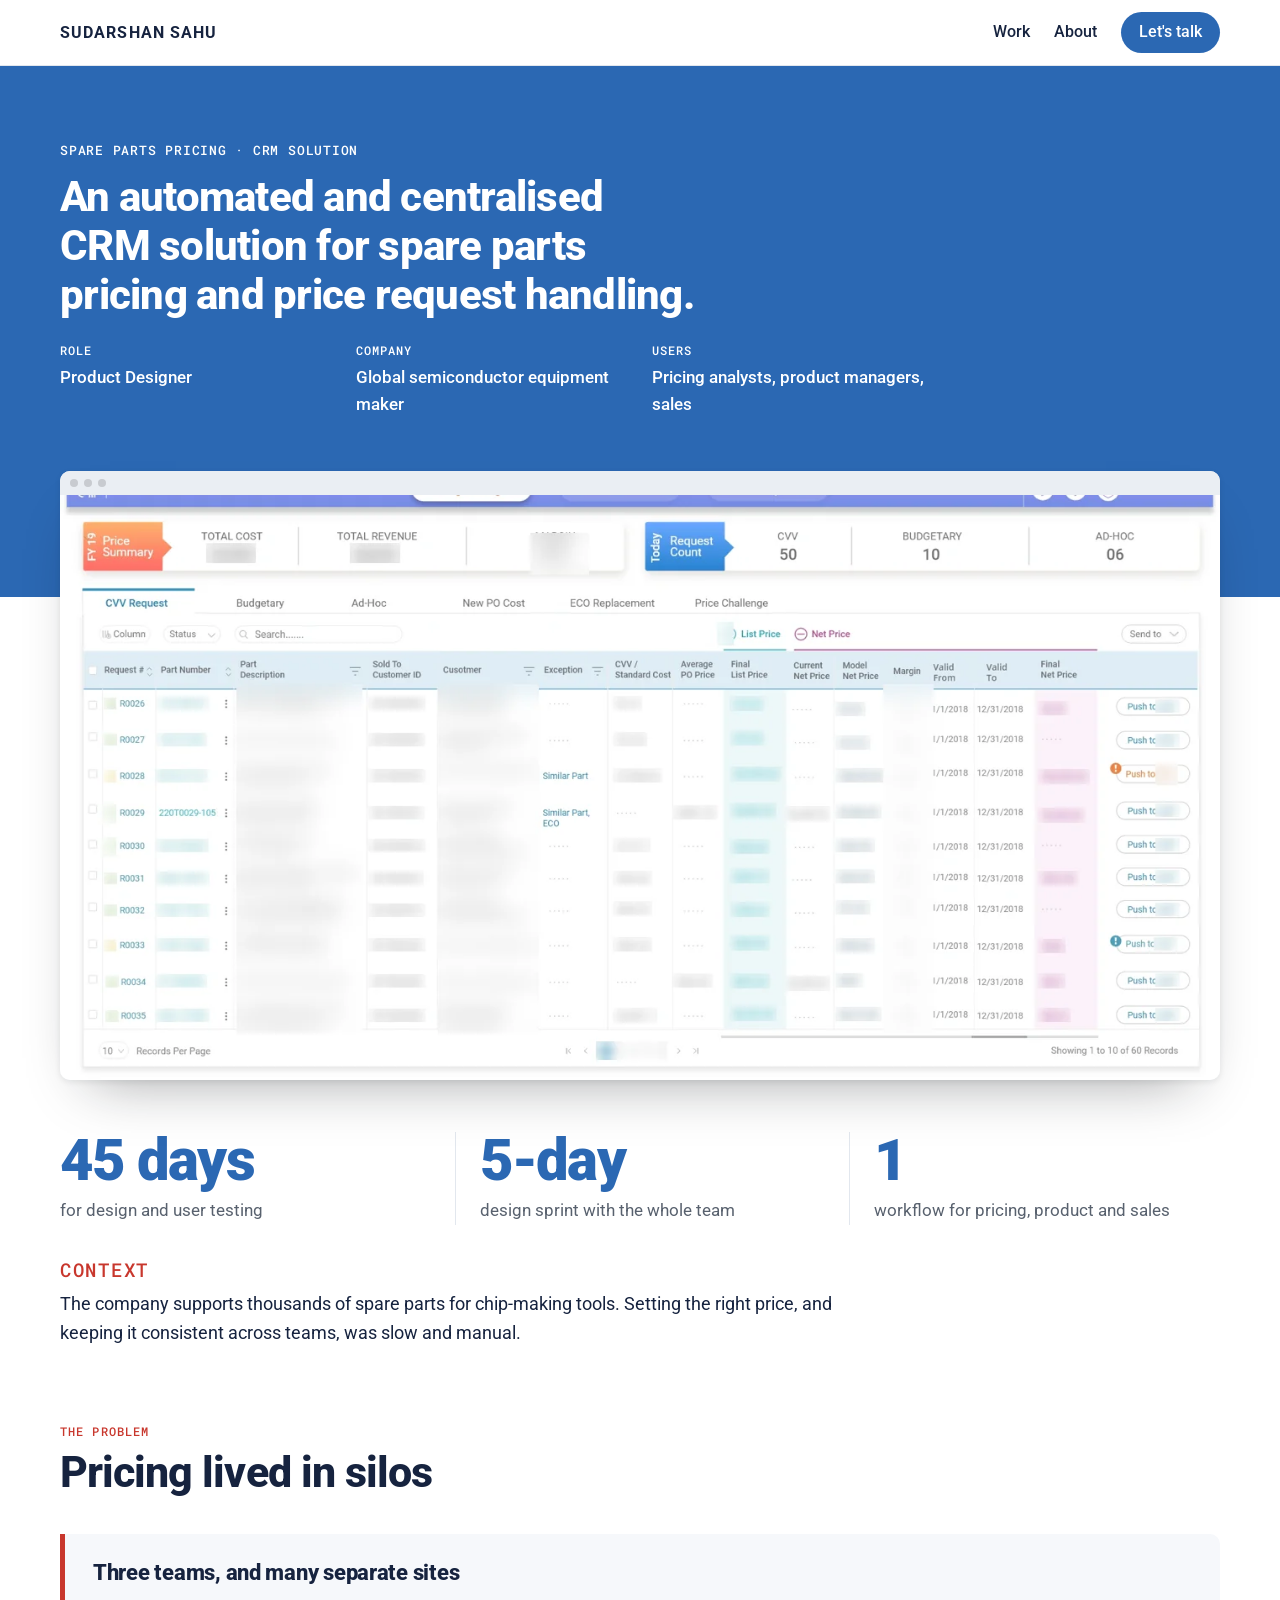
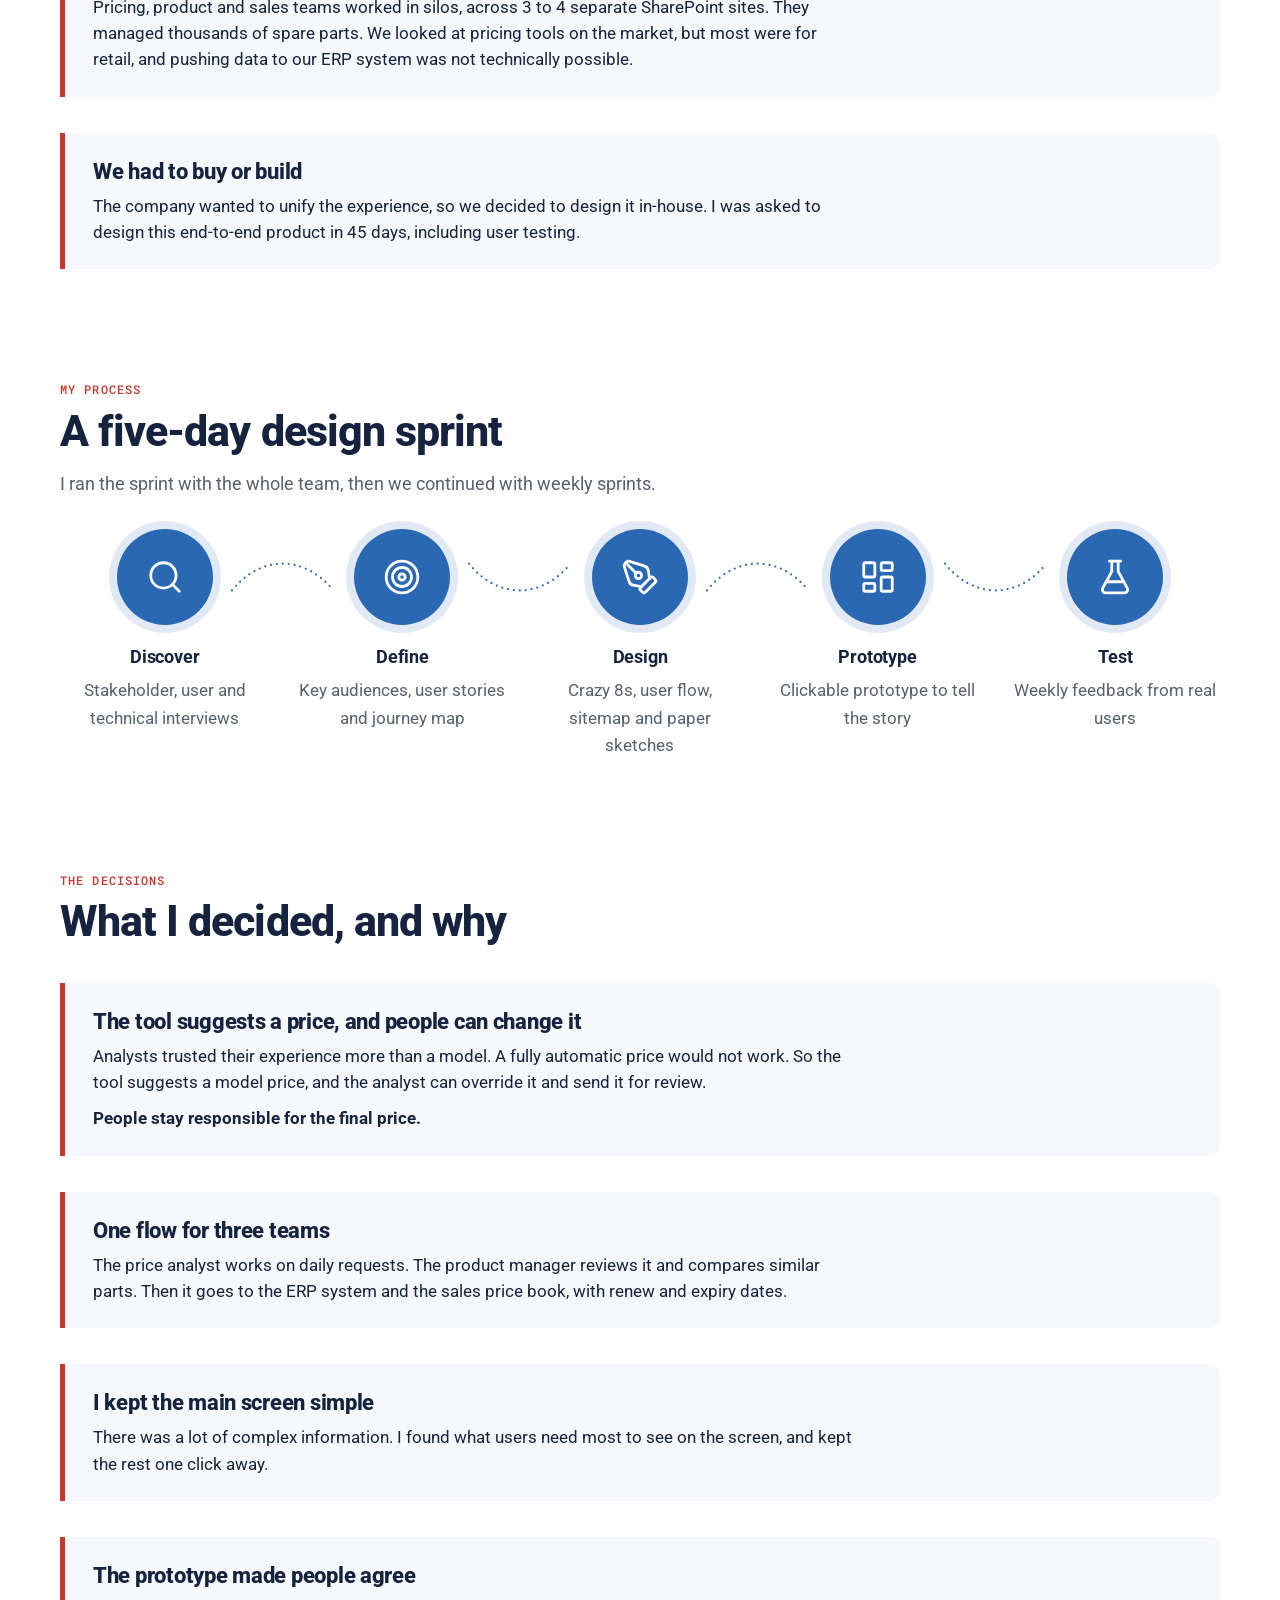
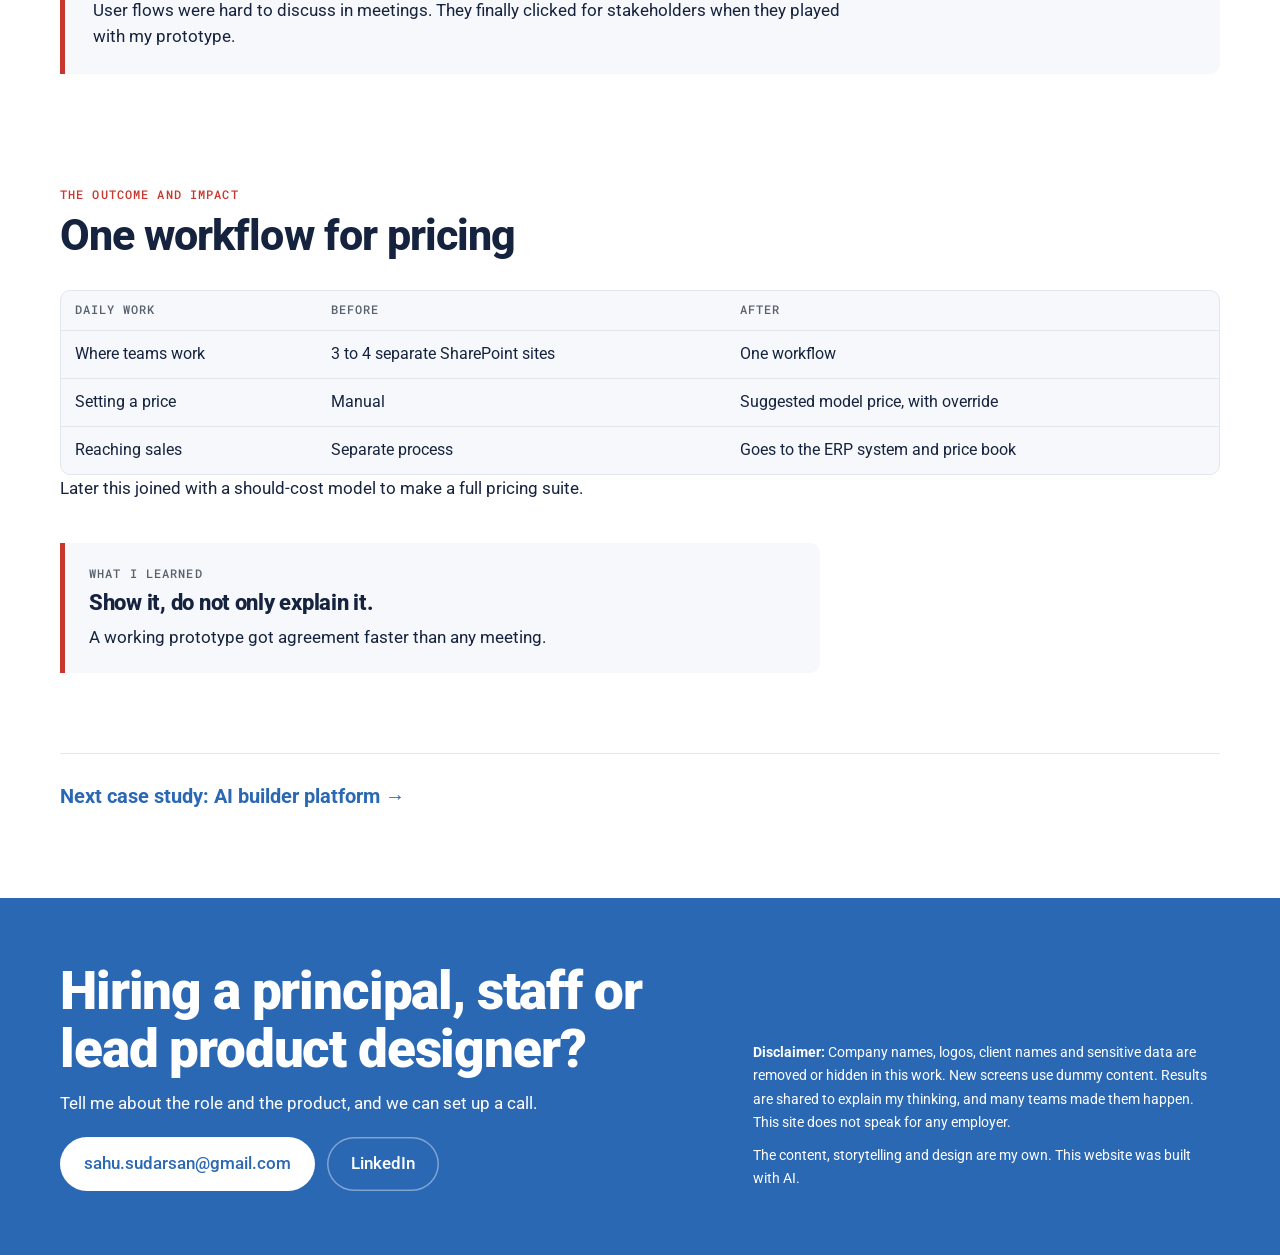
<file: work/pricing.html>
<!doctype html>
<html lang="en">
<head>
<meta charset="utf-8">
<meta name="viewport" content="width=device-width, initial-scale=1, viewport-fit=cover">
<meta name="claude:viewport-fit-sides" content="cover">
<title>Spare parts pricing tool: one workflow for pricing, product and sales | Sudarshan Sahu</title>
<meta name="description" content="An automated and central tool for pricing requests, with a person in control of the final price.">
<meta name="robots" content="noindex">
<script>if("scrollRestoration"in history)history.scrollRestoration="manual";if(!location.hash)addEventListener("pageshow",function(){scrollTo(0,0)})</script>
<link rel="preconnect" href="https://fonts.googleapis.com">
<link rel="preconnect" href="https://fonts.gstatic.com" crossorigin>
<link rel="stylesheet" href="https://fonts.googleapis.com/css2?family=Roboto:ital,wght@0,400;0,500;0,700;0,800;0,900;1,400&family=Roboto+Mono:wght@400;500&display=swap">
<link rel="stylesheet" href="../assets/site.css">
</head>
<body>
<a class="skip" href="#main">Skip to content</a>
<header class="top"><div class="wrap topin">
<a class="brand" href="../index.html">Sudarshan Sahu</a>
<nav aria-label="Main"><a href="../index.html#work">Work</a><a href="../about.html">About</a><a class="navcta" href="mailto:sahu.sudarsan@gmail.com">Let's talk</a></nav>
</div></header>
<main id="main" class="cmain" data-s="pricing" style="--case:#2B68B3"><div class="bar" id="bar"></div>
<div class="band-case"><div class="wrap chead"><p class="pill">Spare parts pricing · CRM solution</p><h1>An automated and centralised CRM solution for spare parts pricing and price request handling.</h1><dl class="meta"><div><dt>Role</dt><dd>Product Designer</dd></div><div><dt>Company</dt><dd>Global semiconductor equipment maker</dd></div><div><dt>Users</dt><dd>Pricing analysts, product managers, sales</dd></div></dl></div></div>
<div class="wrap herofig"><div class="frame"><i></i><img src="../assets/img/price-a.webp" alt="Price request table"></div></div>
<div class="wrap facts"><div><b>45 days</b><span>for design and user testing</span></div><div><b>5-day</b><span>design sprint with the whole team</span></div><div><b>1</b><span>workflow for pricing, product and sales</span></div></div>
<section class="introw"><div class="wrap"><p class="mono">Context</p><p>The company supports thousands of spare parts for chip-making tools. Setting the right price, and keeping it consistent across teams, was slow and manual.</p></div></section>
<div class="wrap cs">
<section><header class="ch"><p class="mono">The problem</p><h2>Pricing lived in silos</h2></header>
<article class="cl"><div class="clt"><h3>Three teams, and many separate sites</h3><p>Pricing, product and sales teams worked in silos, across 3 to 4 separate SharePoint sites. They managed thousands of spare parts. We looked at pricing tools on the market, but most were for retail, and pushing data to our ERP system was not technically possible.</p></div></article>
<article class="cl"><div class="clt"><h3>We had to buy or build</h3><p>The company wanted to unify the experience, so we decided to design it in-house. I was asked to design this end-to-end product in 45 days, including user testing.</p></div></article>
</section>
<section><header class="ch"><p class="mono">My process</p><h2>A five-day design sprint</h2><p class="chl">I ran the sprint with the whole team, then we continued with weekly sprints.</p></header>
<ol class="ways n5"><li class="way"><span class="circ"><svg viewBox="0 0 24 24" fill="none" stroke="currentColor" stroke-width="1.75" stroke-linecap="round" stroke-linejoin="round" aria-hidden="true" focusable="false"><path d="m21 21-4.34-4.34" /><circle cx="11" cy="11" r="8" /></svg></span><svg class="arc" viewBox="0 0 136 56" aria-hidden="true" focusable="false"><path class="dots" d="M6 44 C 40 2, 90 2, 124 40"/></svg><h3>Discover</h3><p>Stakeholder, user and technical interviews</p></li><li class="way"><span class="circ"><svg viewBox="0 0 24 24" fill="none" stroke="currentColor" stroke-width="1.75" stroke-linecap="round" stroke-linejoin="round" aria-hidden="true" focusable="false"><circle cx="12" cy="12" r="10" /><circle cx="12" cy="12" r="6" /><circle cx="12" cy="12" r="2" /></svg></span><svg class="arc" viewBox="0 0 136 56" aria-hidden="true" focusable="false"><path class="dots" d="M6 12 C 40 54, 90 54, 124 16"/></svg><h3>Define</h3><p>Key audiences, user stories and journey map</p></li><li class="way"><span class="circ"><svg viewBox="0 0 24 24" fill="none" stroke="currentColor" stroke-width="1.75" stroke-linecap="round" stroke-linejoin="round" aria-hidden="true" focusable="false"><path d="m18 13-.654-4.736a4 4 0 00-2.756-3.266l-9.163-2.9a2 2 0 00-2.017.493l-.82.819a2 2 0 00-.492 2.017l2.9 9.163a4 4 0 003.266 2.756L13 18" /><path d="M18.648 12.352a1.205 1.205 0 011.704 0l1.296 1.296a1.205 1.205 0 010 1.704l-6.296 6.296a1.205 1.205 0 01-1.704 0l-1.296-1.296a1.205 1.205 0 010-1.704z" /><path d="m3 3 6.586 6.586" /><circle cx="11" cy="11" r="2" /></svg></span><svg class="arc" viewBox="0 0 136 56" aria-hidden="true" focusable="false"><path class="dots" d="M6 44 C 40 2, 90 2, 124 40"/></svg><h3>Design</h3><p>Crazy 8s, user flow, sitemap and paper sketches</p></li><li class="way"><span class="circ"><svg viewBox="0 0 24 24" fill="none" stroke="currentColor" stroke-width="1.75" stroke-linecap="round" stroke-linejoin="round" aria-hidden="true" focusable="false"><rect width="7" height="9" x="3" y="3" rx="1" /><rect width="7" height="5" x="14" y="3" rx="1" /><rect width="7" height="9" x="14" y="12" rx="1" /><rect width="7" height="5" x="3" y="16" rx="1" /></svg></span><svg class="arc" viewBox="0 0 136 56" aria-hidden="true" focusable="false"><path class="dots" d="M6 12 C 40 54, 90 54, 124 16"/></svg><h3>Prototype</h3><p>Clickable prototype to tell the story</p></li><li class="way"><span class="circ"><svg viewBox="0 0 24 24" fill="none" stroke="currentColor" stroke-width="1.75" stroke-linecap="round" stroke-linejoin="round" aria-hidden="true" focusable="false"><path d="M14 2v6a2 2 0 0 0 .245.96l5.51 10.08A2 2 0 0 1 18 22H6a2 2 0 0 1-1.755-2.96l5.51-10.08A2 2 0 0 0 10 8V2" /><path d="M6.453 15h11.094" /><path d="M8.5 2h7" /></svg></span><h3>Test</h3><p>Weekly feedback from real users</p></li></ol>
</section>
<section><header class="ch"><p class="mono">The decisions</p><h2>What I decided, and why</h2></header>
<article class="cl"><div class="clt"><h3>The tool suggests a price, and people can change it</h3><p>Analysts trusted their experience more than a model. A fully automatic price would not work. So the tool suggests a model price, and the analyst can override it and send it for review.</p><p class="out">People stay responsible for the final price.</p></div></article>
<article class="cl"><div class="clt"><h3>One flow for three teams</h3><p>The price analyst works on daily requests. The product manager reviews it and compares similar parts. Then it goes to the ERP system and the sales price book, with renew and expiry dates.</p></div></article>
<article class="cl"><div class="clt"><h3>I kept the main screen simple</h3><p>There was a lot of complex information. I found what users need most to see on the screen, and kept the rest one click away.</p></div></article>
<article class="cl"><div class="clt"><h3>The prototype made people agree</h3><p>User flows were hard to discuss in meetings. They finally clicked for stakeholders when they played with my prototype.</p></div></article>
</section>
<section><header class="ch"><p class="mono">The outcome and impact</p><h2>One workflow for pricing</h2></header>
<div class="tbl"><table><thead><tr><th scope="col">Daily work</th><th scope="col">Before</th><th scope="col">After</th></tr></thead><tbody><tr><td data-l="Daily work">Where teams work</td><td data-l="Before">3 to 4 separate SharePoint sites</td><td data-l="After">One workflow</td></tr><tr><td data-l="Daily work">Setting a price</td><td data-l="Before">Manual</td><td data-l="After">Suggested model price, with override</td></tr><tr><td data-l="Daily work">Reaching sales</td><td data-l="Before">Separate process</td><td data-l="After">Goes to the ERP system and price book</td></tr></tbody></table></div>
<p>Later this joined with a should-cost model to make a full pricing suite.</p>
<div class="lesson"><p class="mono">What I learned</p><p class="ct">Show it, do not only explain it.</p><p>A working prototype got agreement faster than any meeting.</p></div>
</section>
<a class="nextl" href="ai-builder.html">Next case study: AI builder platform <span aria-hidden="true">→</span></a>
</div></main>
<footer class="foot"><div class="wrap footin">
<div><h2>Hiring a principal, staff or lead product designer?</h2>
<p>Tell me about the role and the product, and we can set up a call.</p>
<p class="contact"><a class="btn" href="mailto:sahu.sudarsan@gmail.com">sahu.sudarsan@gmail.com</a><a class="btn ghost" href="https://www.linkedin.com/in/sudarshansahu" target="_blank" rel="noopener">LinkedIn</a></p></div>
<div><p class="legal"><b>Disclaimer:</b> Company names, logos, client names and sensitive data are removed or hidden in this work. New screens use dummy content. Results are shared to explain my thinking, and many teams made them happen. This site does not speak for any employer.</p><p class="legal">The content, storytelling and design are my own. This website was built with AI.</p></div>
</div></footer>
<dialog id="lb" aria-label="Larger image"><button type="button" aria-label="Close">Close</button><img alt=""></dialog>
<script src="../assets/site.js" defer></script>
</body></html>
</file>
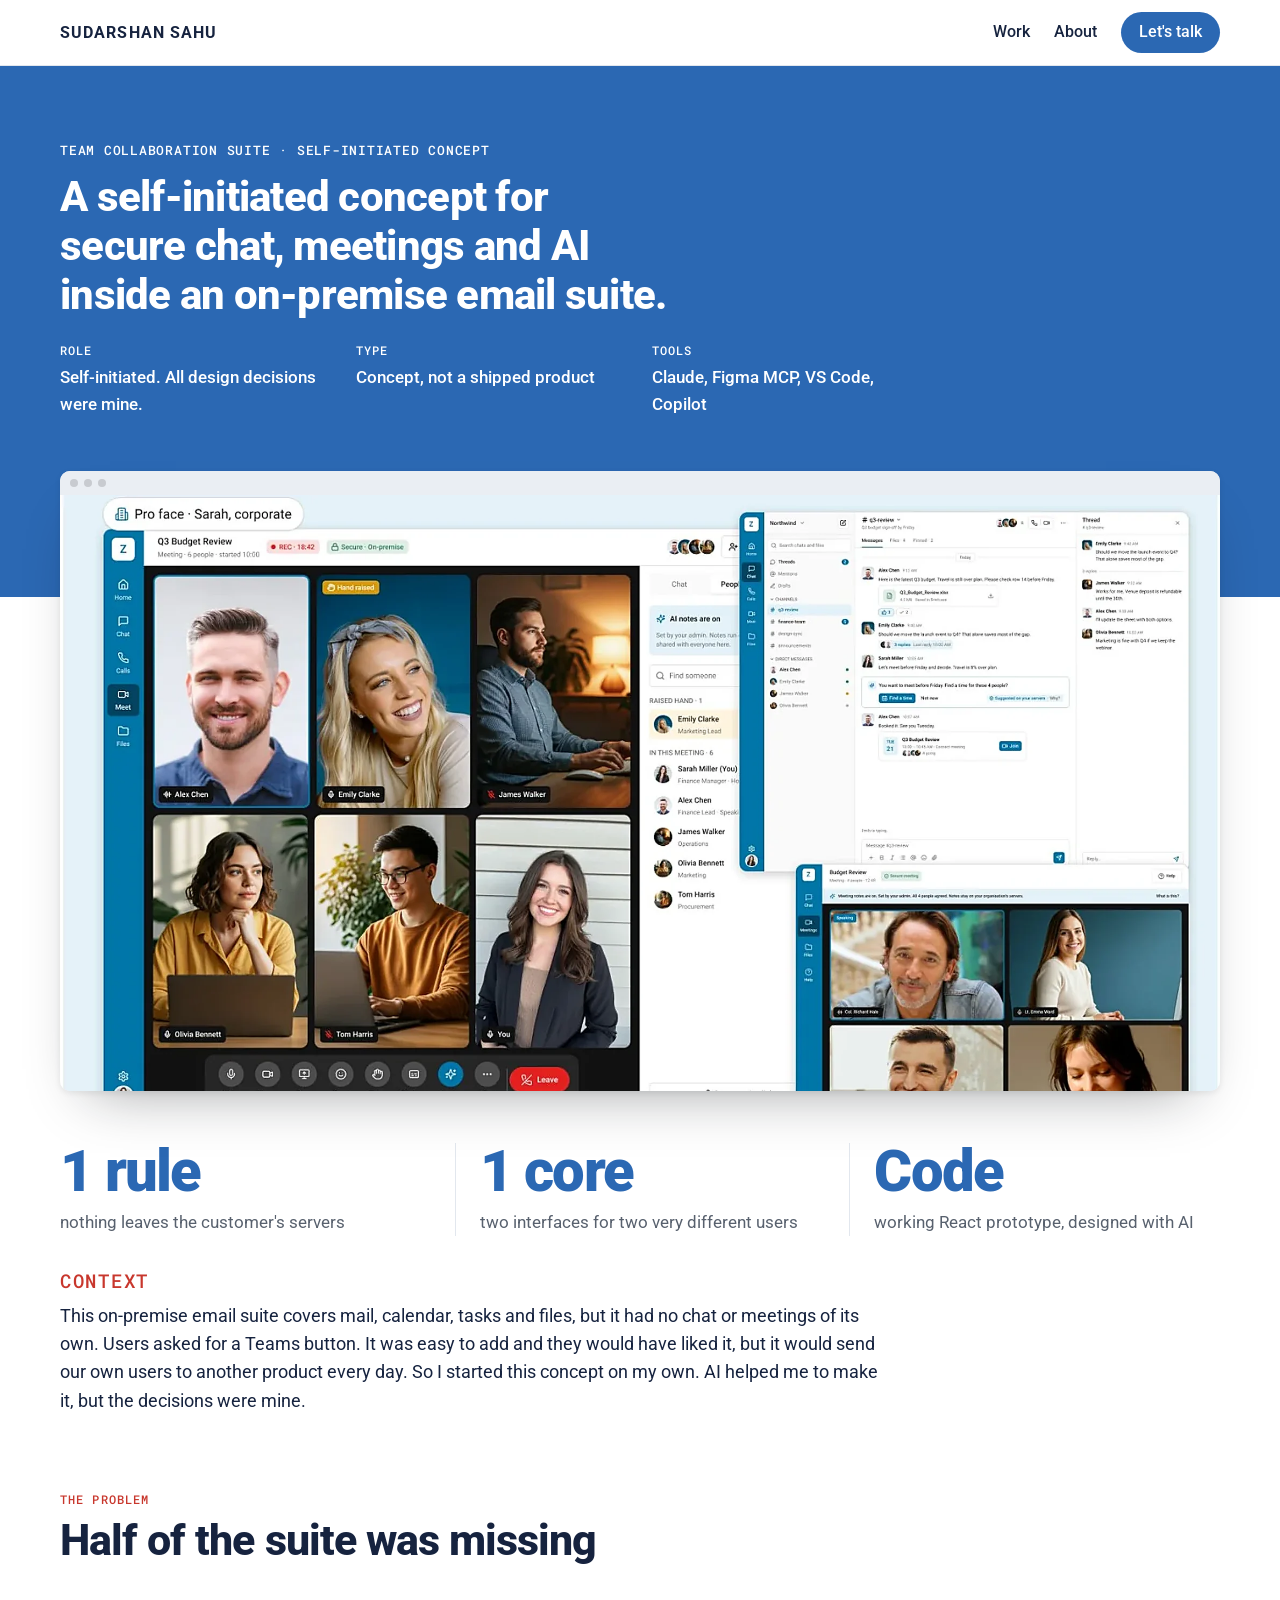
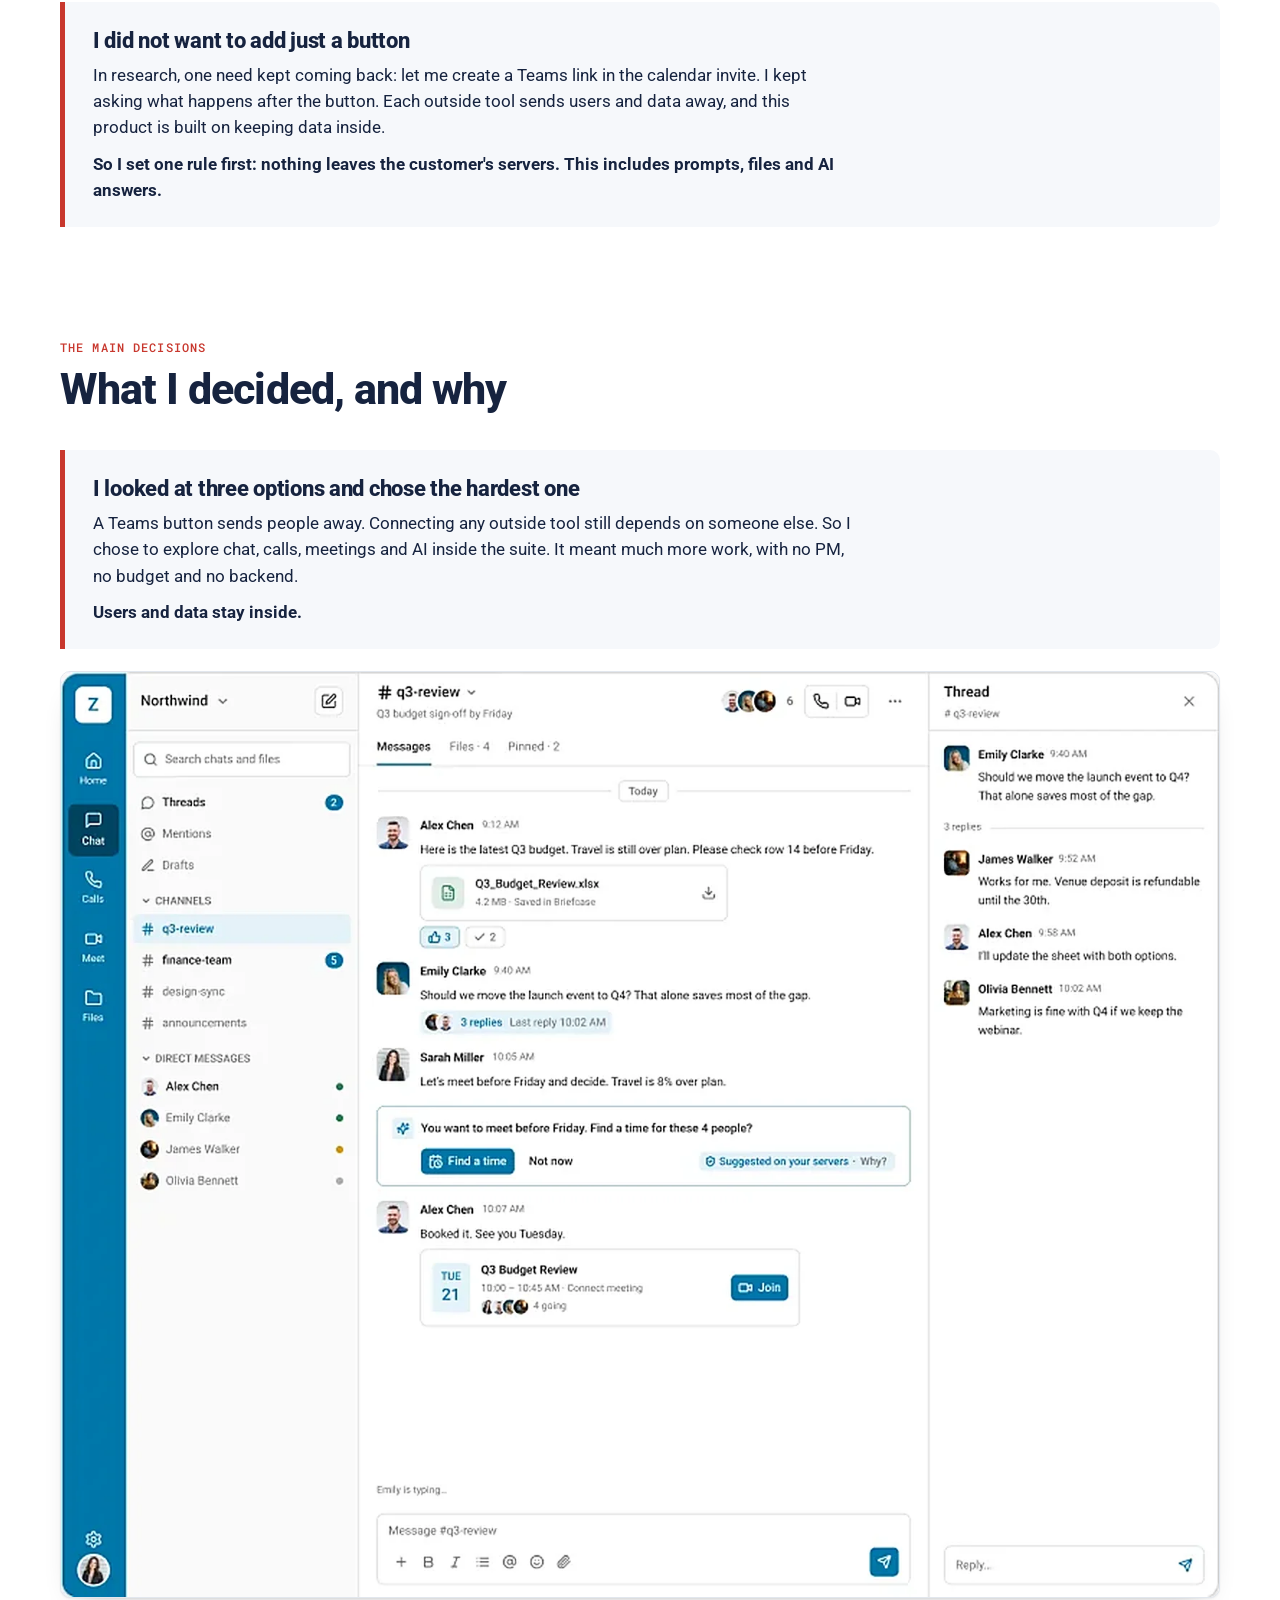
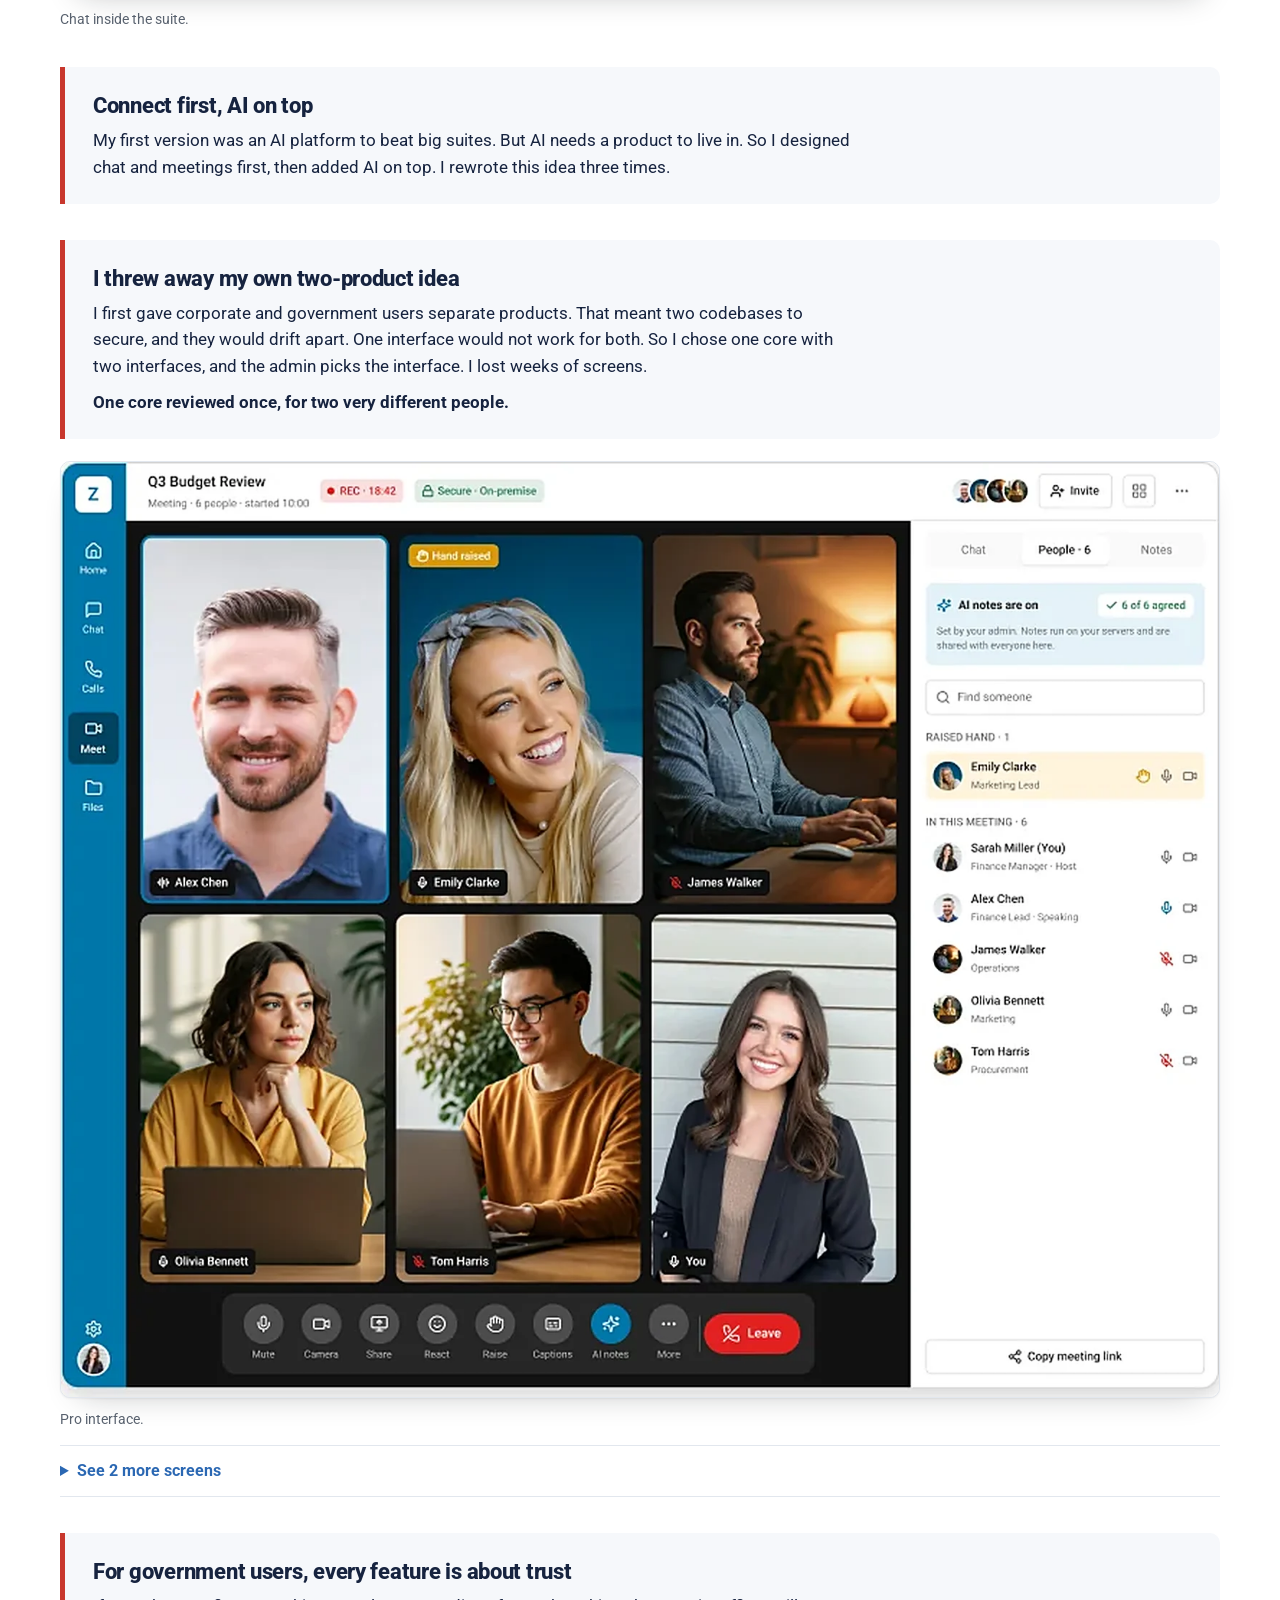
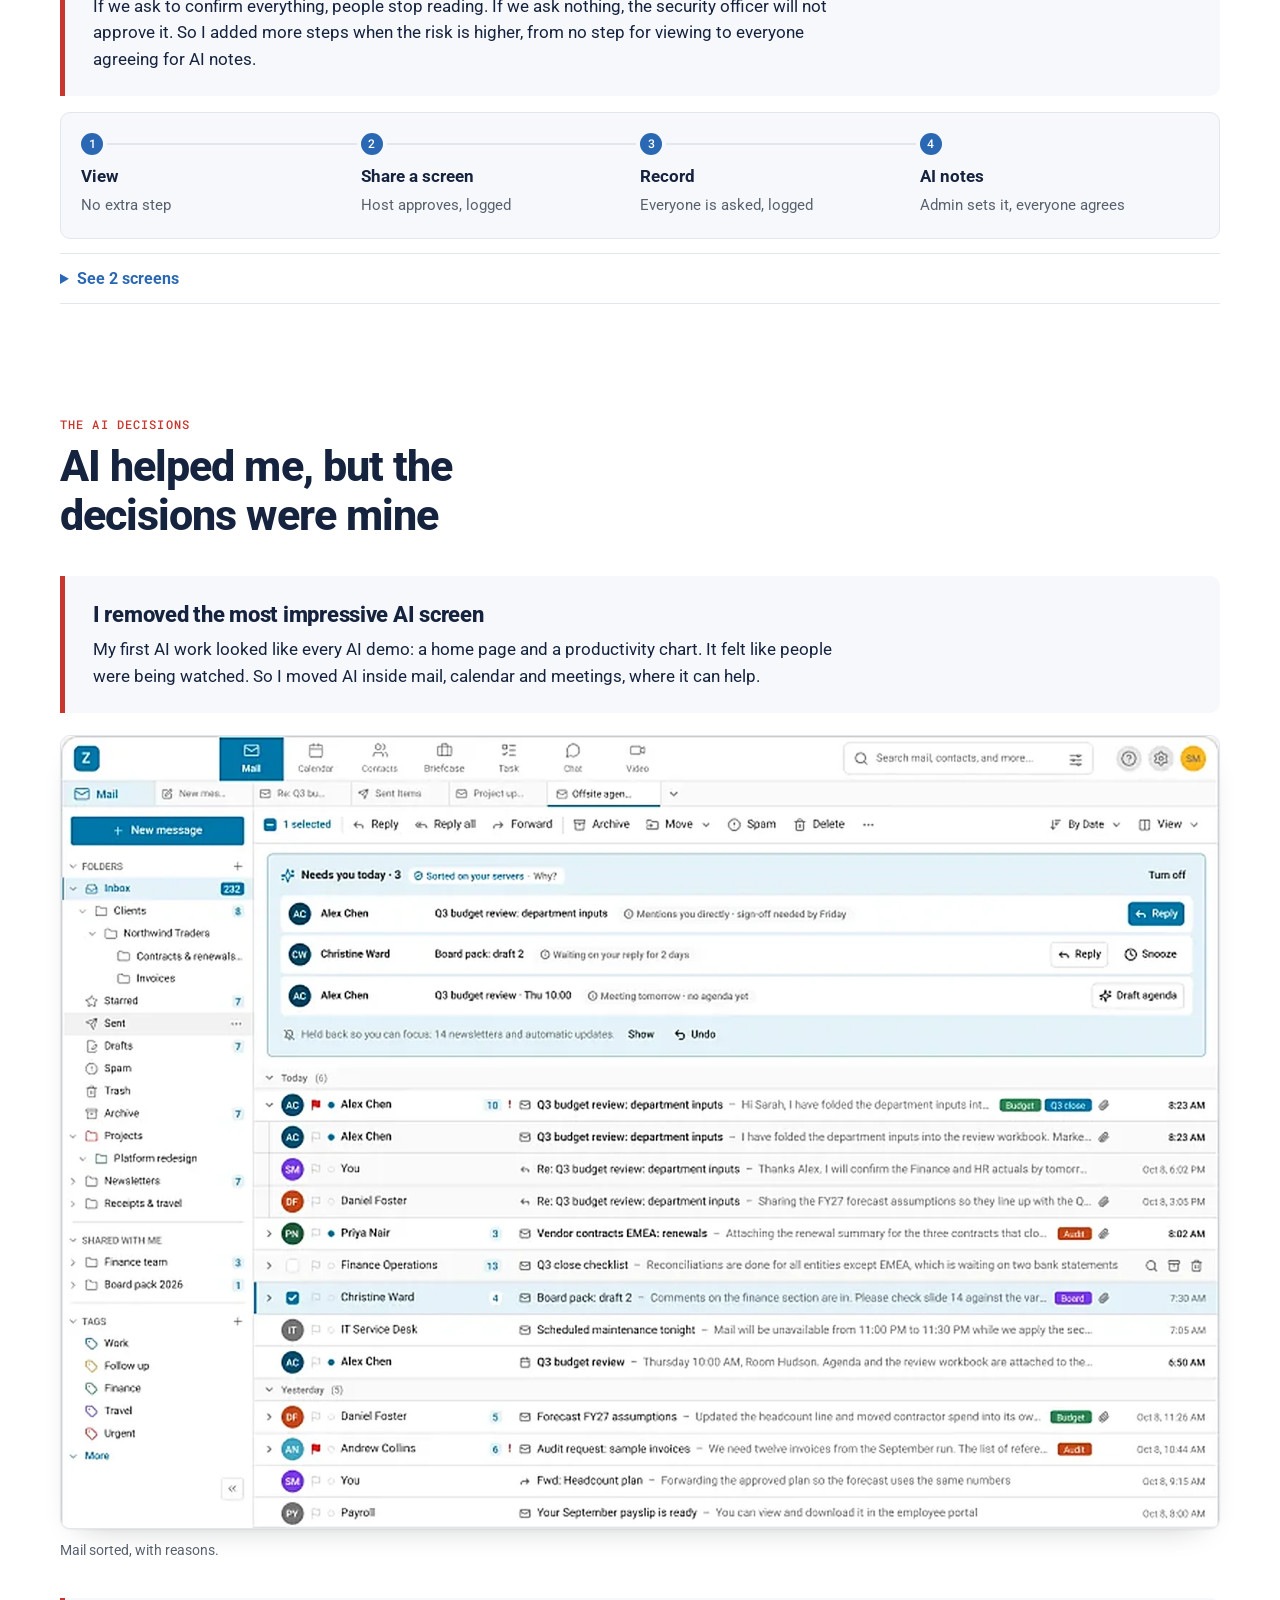
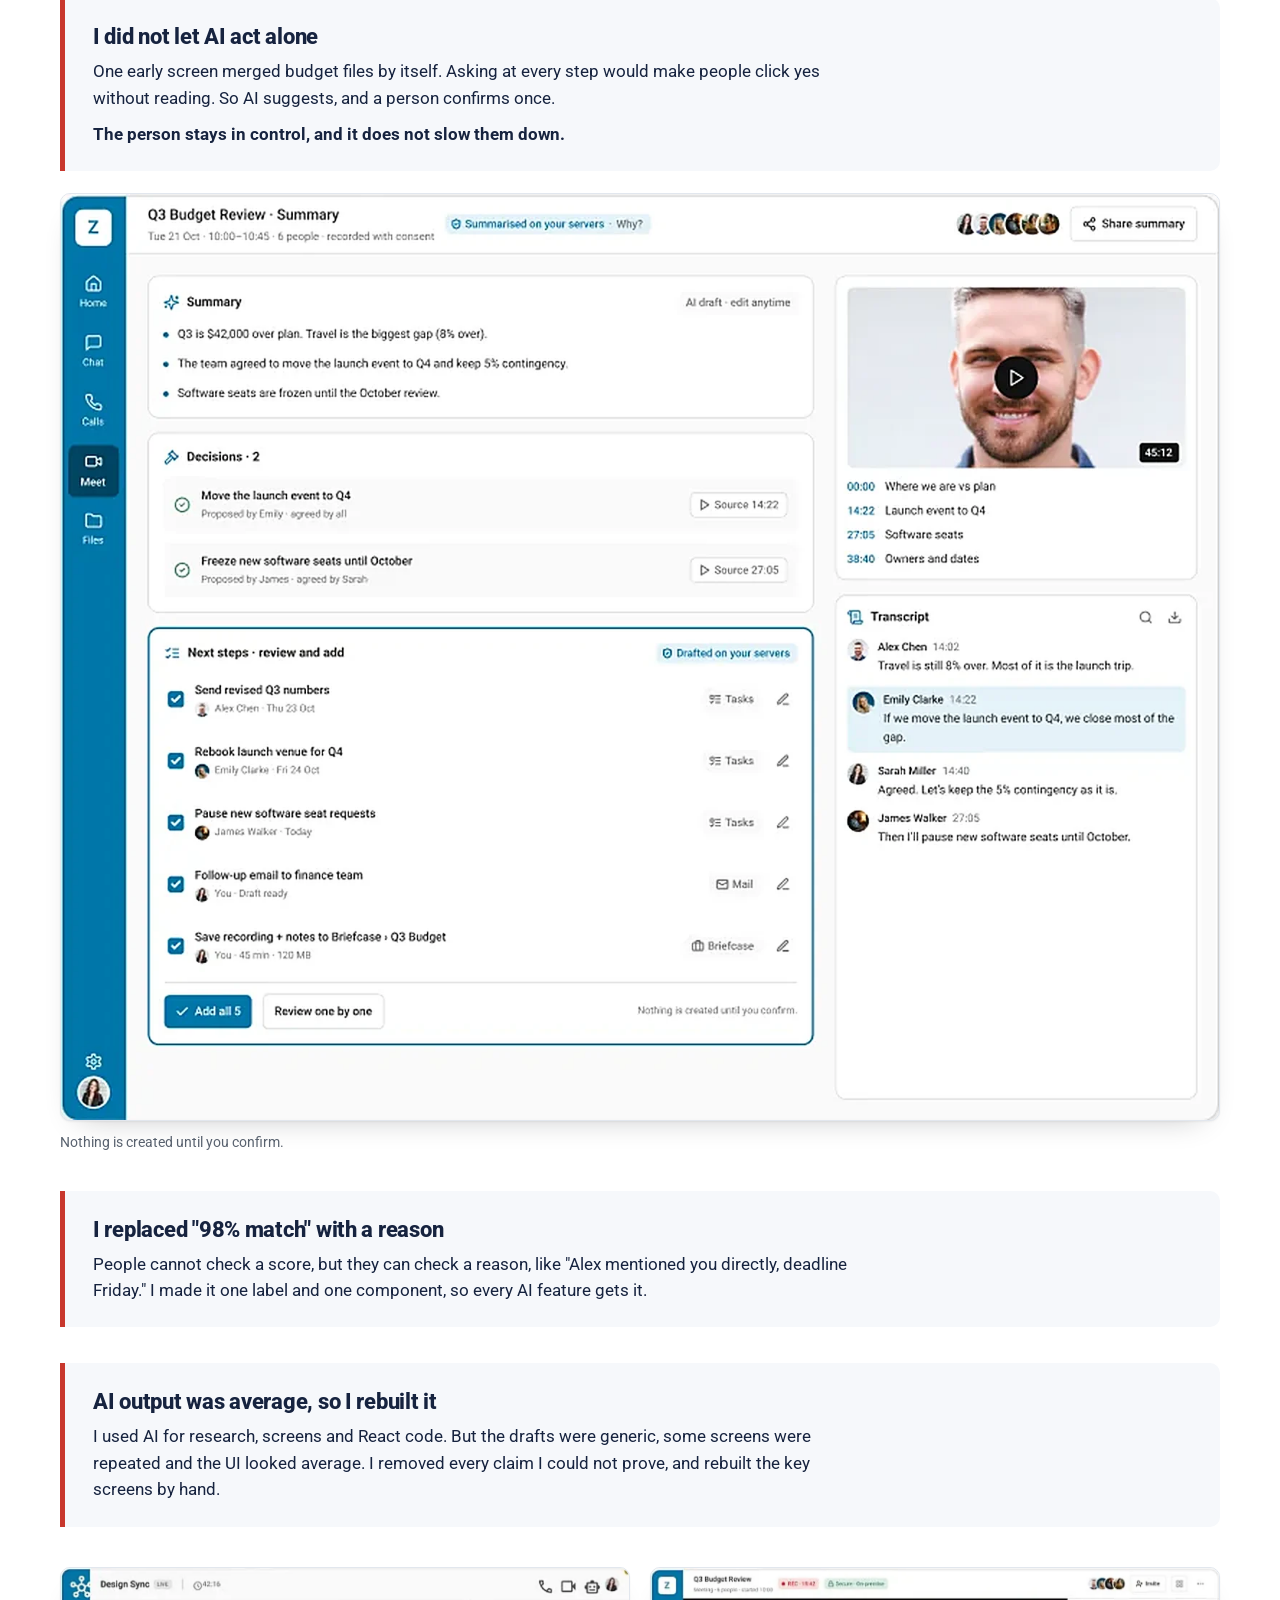
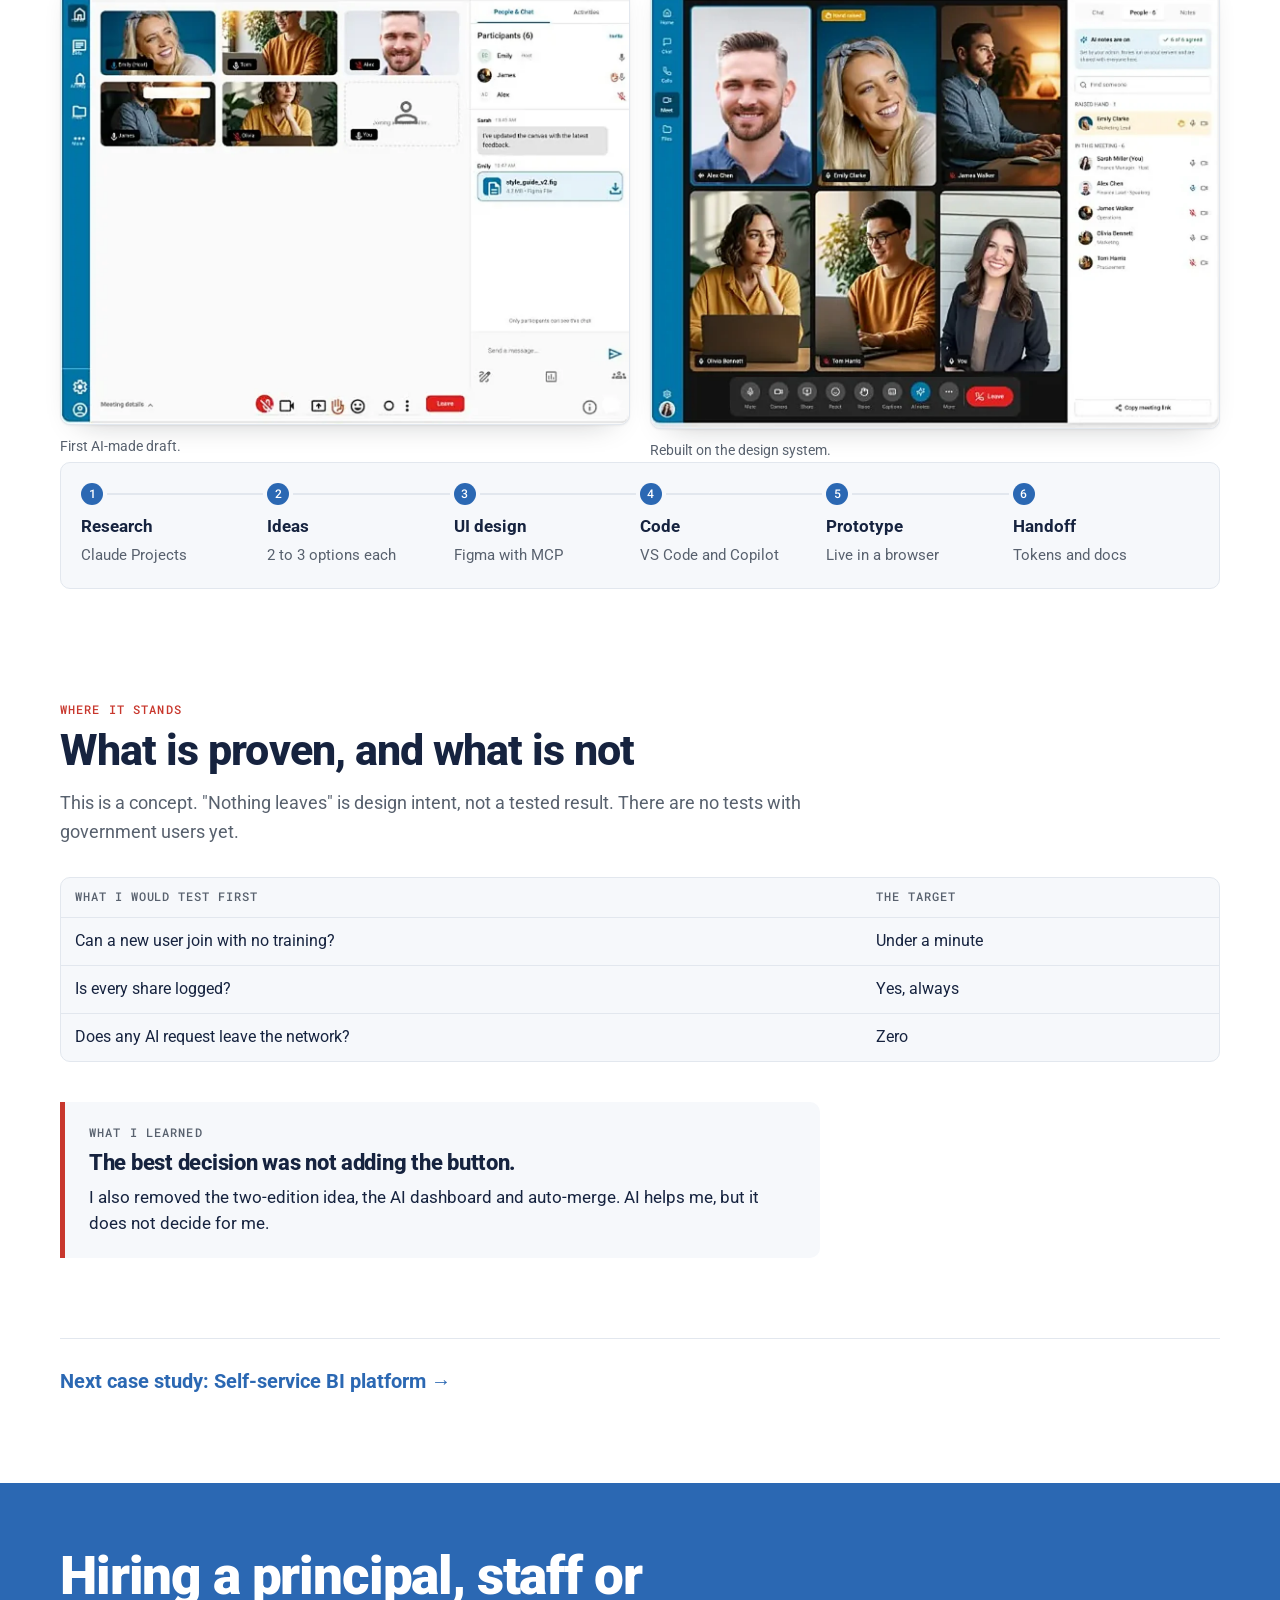
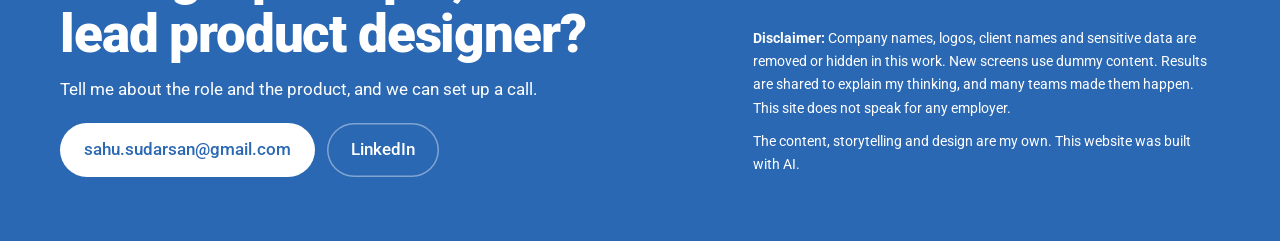
<file: work/team-collaboration.html>
<!doctype html>
<html lang="en">
<head>
<meta charset="utf-8">
<meta name="viewport" content="width=device-width, initial-scale=1, viewport-fit=cover">
<meta name="claude:viewport-fit-sides" content="cover">
<title>Team collaboration suite: completing the second half of an enterprise email suite | Sudarshan Sahu</title>
<meta name="description" content="Chat, video meetings and AI on your own servers. A concept for corporate teams and government desks, taken to working code.">
<meta name="robots" content="noindex">
<script>if("scrollRestoration"in history)history.scrollRestoration="manual";if(!location.hash)addEventListener("pageshow",function(){scrollTo(0,0)})</script>
<link rel="preconnect" href="https://fonts.googleapis.com">
<link rel="preconnect" href="https://fonts.gstatic.com" crossorigin>
<link rel="stylesheet" href="https://fonts.googleapis.com/css2?family=Roboto:ital,wght@0,400;0,500;0,700;0,800;0,900;1,400&family=Roboto+Mono:wght@400;500&display=swap">
<link rel="stylesheet" href="../assets/site.css">
</head>
<body>
<a class="skip" href="#main">Skip to content</a>
<header class="top"><div class="wrap topin">
<a class="brand" href="../index.html">Sudarshan Sahu</a>
<nav aria-label="Main"><a href="../index.html#work">Work</a><a href="../about.html">About</a><a class="navcta" href="mailto:sahu.sudarsan@gmail.com">Let's talk</a></nav>
</div></header>
<main id="main" class="cmain" data-s="team-collaboration" style="--case:#2B68B3"><div class="bar" id="bar"></div>
<div class="band-case"><div class="wrap chead"><p class="pill">Team collaboration suite · Self-initiated concept</p><h1>A self-initiated concept for secure chat, meetings and AI inside an on-premise email suite.</h1><dl class="meta"><div><dt>Role</dt><dd>Self-initiated. All design decisions were mine.</dd></div><div><dt>Type</dt><dd>Concept, not a shipped product</dd></div><div><dt>Tools</dt><dd>Claude, Figma MCP, VS Code, Copilot</dd></div></dl></div></div>
<div class="wrap herofig"><div class="frame"><i></i><img src="../assets/img/collab-hero.webp" alt="Corporate and government meeting screens"></div></div>
<div class="wrap facts"><div><b>1 rule</b><span>nothing leaves the customer's servers</span></div><div><b>1 core</b><span>two interfaces for two very different users</span></div><div><b>Code</b><span>working React prototype, designed with AI</span></div></div>
<section class="introw"><div class="wrap"><p class="mono">Context</p><p>This on-premise email suite covers mail, calendar, tasks and files, but it had no chat or meetings of its own. Users asked for a Teams button. It was easy to add and they would have liked it, but it would send our own users to another product every day. So I started this concept on my own. AI helped me to make it, but the decisions were mine.</p></div></section>
<div class="wrap cs">
<section><header class="ch"><p class="mono">The problem</p><h2>Half of the suite was missing</h2></header>
<article class="cl"><div class="clt"><h3>I did not want to add just a button</h3><p>In research, one need kept coming back: let me create a Teams link in the calendar invite. I kept asking what happens after the button. Each outside tool sends users and data away, and this product is built on keeping data inside.</p><p class="out">So I set one rule first: nothing leaves the customer's servers. This includes prompts, files and AI answers.</p></div></article>
</section>
<section><header class="ch"><p class="mono">The main decisions</p><h2>What I decided, and why</h2></header>
<article class="cl"><div class="clt"><h3>I looked at three options and chose the hardest one</h3><p>A Teams button sends people away. Connecting any outside tool still depends on someone else. So I chose to explore chat, calls, meetings and AI inside the suite. It meant much more work, with no PM, no budget and no backend.</p><p class="out">Users and data stay inside.</p></div><figure class="shot "><a href="../assets/img/collab-chatpro.webp" target="_blank" rel="noopener" aria-label="Open larger image: Corporate chat channel"><img src="../assets/img/collab-chatpro.webp" alt="Corporate chat channel" loading="lazy"></a><figcaption>Chat inside the suite.</figcaption></figure>
</article>
<article class="cl"><div class="clt"><h3>Connect first, AI on top</h3><p>My first version was an AI platform to beat big suites. But AI needs a product to live in. So I designed chat and meetings first, then added AI on top. I rewrote this idea three times.</p></div></article>
<article class="cl"><div class="clt"><h3>I threw away my own two-product idea</h3><p>I first gave corporate and government users separate products. That meant two codebases to secure, and they would drift apart. One interface would not work for both. So I chose one core with two interfaces, and the admin picks the interface. I lost weeks of screens.</p><p class="out">One core reviewed once, for two very different people.</p></div><figure class="shot "><a href="../assets/img/collab-pro.webp" target="_blank" rel="noopener" aria-label="Open larger image: Corporate meeting with compact controls and AI notes"><img src="../assets/img/collab-pro.webp" alt="Corporate meeting with compact controls and AI notes" loading="lazy"></a><figcaption>Pro interface.</figcaption></figure>
<details class="more in"><summary>See 2 more screens</summary><div class="morein"><figure class="shot "><a href="../assets/img/collab-simple.webp" target="_blank" rel="noopener" aria-label="Open larger image: Government meeting with five named buttons"><img src="../assets/img/collab-simple.webp" alt="Government meeting with five named buttons" loading="lazy"></a><figcaption>Simple interface.</figcaption></figure>
<figure class="shot "><a href="../assets/img/collab-chatsimple.webp" target="_blank" rel="noopener" aria-label="Open larger image: Simple chat"><img src="../assets/img/collab-chatsimple.webp" alt="Simple chat" loading="lazy"></a><figcaption>Same chat, Simple interface.</figcaption></figure>
</div></details>
</article>
<article class="cl"><div class="clt"><h3>For government users, every feature is about trust</h3><p>If we ask to confirm everything, people stop reading. If we ask nothing, the security officer will not approve it. So I added more steps when the risk is higher, from no step for viewing to everyone agreeing for AI notes.</p></div><div class="diagram"><ol class="steps"><li><b>View</b><span>No extra step</span></li><li><b>Share a screen</b><span>Host approves, logged</span></li><li><b>Record</b><span>Everyone is asked, logged</span></li><li><b>AI notes</b><span>Admin sets it, everyone agrees</span></li></ol></div>
<details class="more in"><summary>See 2 screens</summary><div class="morein"><figure class="shot "><a href="../assets/img/collab-share1.webp" target="_blank" rel="noopener" aria-label="Open larger image: Share dialog, one window only"><img src="../assets/img/collab-share1.webp" alt="Share dialog, one window only" loading="lazy"></a><figcaption>She picks one window.</figcaption></figure>
<figure class="shot "><a href="../assets/img/collab-share2.webp" target="_blank" rel="noopener" aria-label="Open larger image: Host sees Approve and Decline"><img src="../assets/img/collab-share2.webp" alt="Host sees Approve and Decline" loading="lazy"></a><figcaption>The host approves.</figcaption></figure>
</div></details>
</article>
</section>
<section><header class="ch"><p class="mono">The AI decisions</p><h2>AI helped me, but the decisions were mine</h2></header>
<article class="cl"><div class="clt"><h3>I removed the most impressive AI screen</h3><p>My first AI work looked like every AI demo: a home page and a productivity chart. It felt like people were being watched. So I moved AI inside mail, calendar and meetings, where it can help.</p></div><figure class="shot "><a href="../assets/img/collab-triage.webp" target="_blank" rel="noopener" aria-label="Open larger image: Inbox with reasons in words"><img src="../assets/img/collab-triage.webp" alt="Inbox with reasons in words" loading="lazy"></a><figcaption>Mail sorted, with reasons.</figcaption></figure>
</article>
<article class="cl"><div class="clt"><h3>I did not let AI act alone</h3><p>One early screen merged budget files by itself. Asking at every step would make people click yes without reading. So AI suggests, and a person confirms once.</p><p class="out">The person stays in control, and it does not slow them down.</p></div><figure class="shot "><a href="../assets/img/collab-summary.webp" target="_blank" rel="noopener" aria-label="Open larger image: Meeting summary with sources"><img src="../assets/img/collab-summary.webp" alt="Meeting summary with sources" loading="lazy"></a><figcaption>Nothing is created until you confirm.</figcaption></figure>
</article>
<article class="cl"><div class="clt"><h3>I replaced "98% match" with a reason</h3><p>People cannot check a score, but they can check a reason, like "Alex mentioned you directly, deadline Friday." I made it one label and one component, so every AI feature gets it.</p></div></article>
<article class="cl"><div class="clt"><h3>AI output was average, so I rebuilt it</h3><p>I used AI for research, screens and React code. But the drafts were generic, some screens were repeated and the UI looked average. I removed every claim I could not prove, and rebuilt the key screens by hand.</p></div><div class="pair"><figure class="shot "><a href="../assets/img/collab-draft.webp" target="_blank" rel="noopener" aria-label="Open larger image: Early AI draft of a meeting screen"><img src="../assets/img/collab-draft.webp" alt="Early AI draft of a meeting screen" loading="lazy"></a><figcaption>First AI-made draft.</figcaption></figure>
<figure class="shot "><a href="../assets/img/collab-rebuilt.webp" target="_blank" rel="noopener" aria-label="Open larger image: Rebuilt meeting screen"><img src="../assets/img/collab-rebuilt.webp" alt="Rebuilt meeting screen" loading="lazy"></a><figcaption>Rebuilt on the design system.</figcaption></figure>
</div></article>
<div class="diagram"><ol class="steps"><li><b>Research</b><span>Claude Projects</span></li><li><b>Ideas</b><span>2 to 3 options each</span></li><li><b>UI design</b><span>Figma with MCP</span></li><li><b>Code</b><span>VS Code and Copilot</span></li><li><b>Prototype</b><span>Live in a browser</span></li><li><b>Handoff</b><span>Tokens and docs</span></li></ol></div>
</section>
<section><header class="ch"><p class="mono">Where it stands</p><h2>What is proven, and what is not</h2><p class="chl">This is a concept. "Nothing leaves" is design intent, not a tested result. There are no tests with government users yet.</p></header>
<div class="tbl"><table><thead><tr><th scope="col">What I would test first</th><th scope="col">The target</th></tr></thead><tbody><tr><td data-l="What I would test first">Can a new user join with no training?</td><td data-l="The target">Under a minute</td></tr><tr><td data-l="What I would test first">Is every share logged?</td><td data-l="The target">Yes, always</td></tr><tr><td data-l="What I would test first">Does any AI request leave the network?</td><td data-l="The target">Zero</td></tr></tbody></table></div>
<div class="lesson"><p class="mono">What I learned</p><p class="ct">The best decision was not adding the button.</p><p>I also removed the two-edition idea, the AI dashboard and auto-merge. AI helps me, but it does not decide for me.</p></div>
</section>
<a class="nextl" href="bi-platform.html">Next case study: Self-service BI platform <span aria-hidden="true">→</span></a>
</div></main>
<footer class="foot"><div class="wrap footin">
<div><h2>Hiring a principal, staff or lead product designer?</h2>
<p>Tell me about the role and the product, and we can set up a call.</p>
<p class="contact"><a class="btn" href="mailto:sahu.sudarsan@gmail.com">sahu.sudarsan@gmail.com</a><a class="btn ghost" href="https://www.linkedin.com/in/sudarshansahu" target="_blank" rel="noopener">LinkedIn</a></p></div>
<div><p class="legal"><b>Disclaimer:</b> Company names, logos, client names and sensitive data are removed or hidden in this work. New screens use dummy content. Results are shared to explain my thinking, and many teams made them happen. This site does not speak for any employer.</p><p class="legal">The content, storytelling and design are my own. This website was built with AI.</p></div>
</div></footer>
<dialog id="lb" aria-label="Larger image"><button type="button" aria-label="Close">Close</button><img alt=""></dialog>
<script src="../assets/site.js" defer></script>
</body></html>
</file>
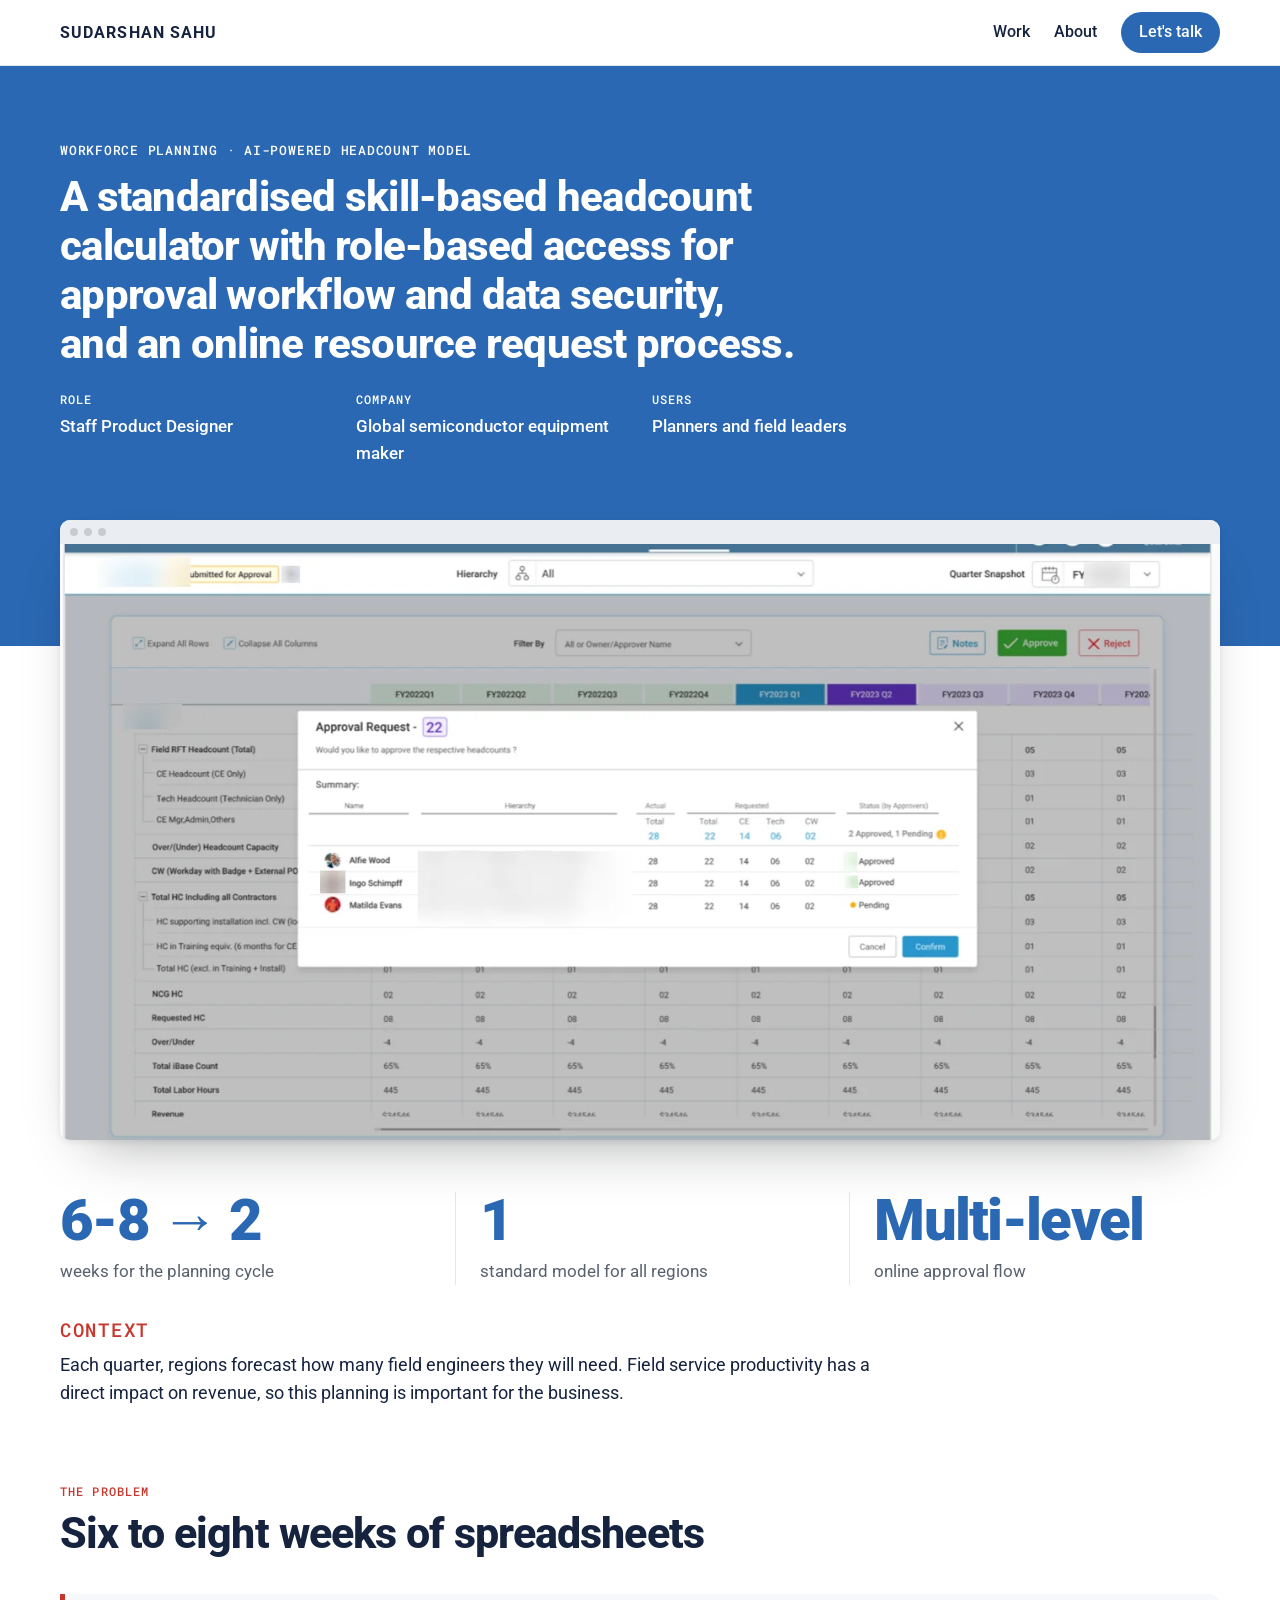
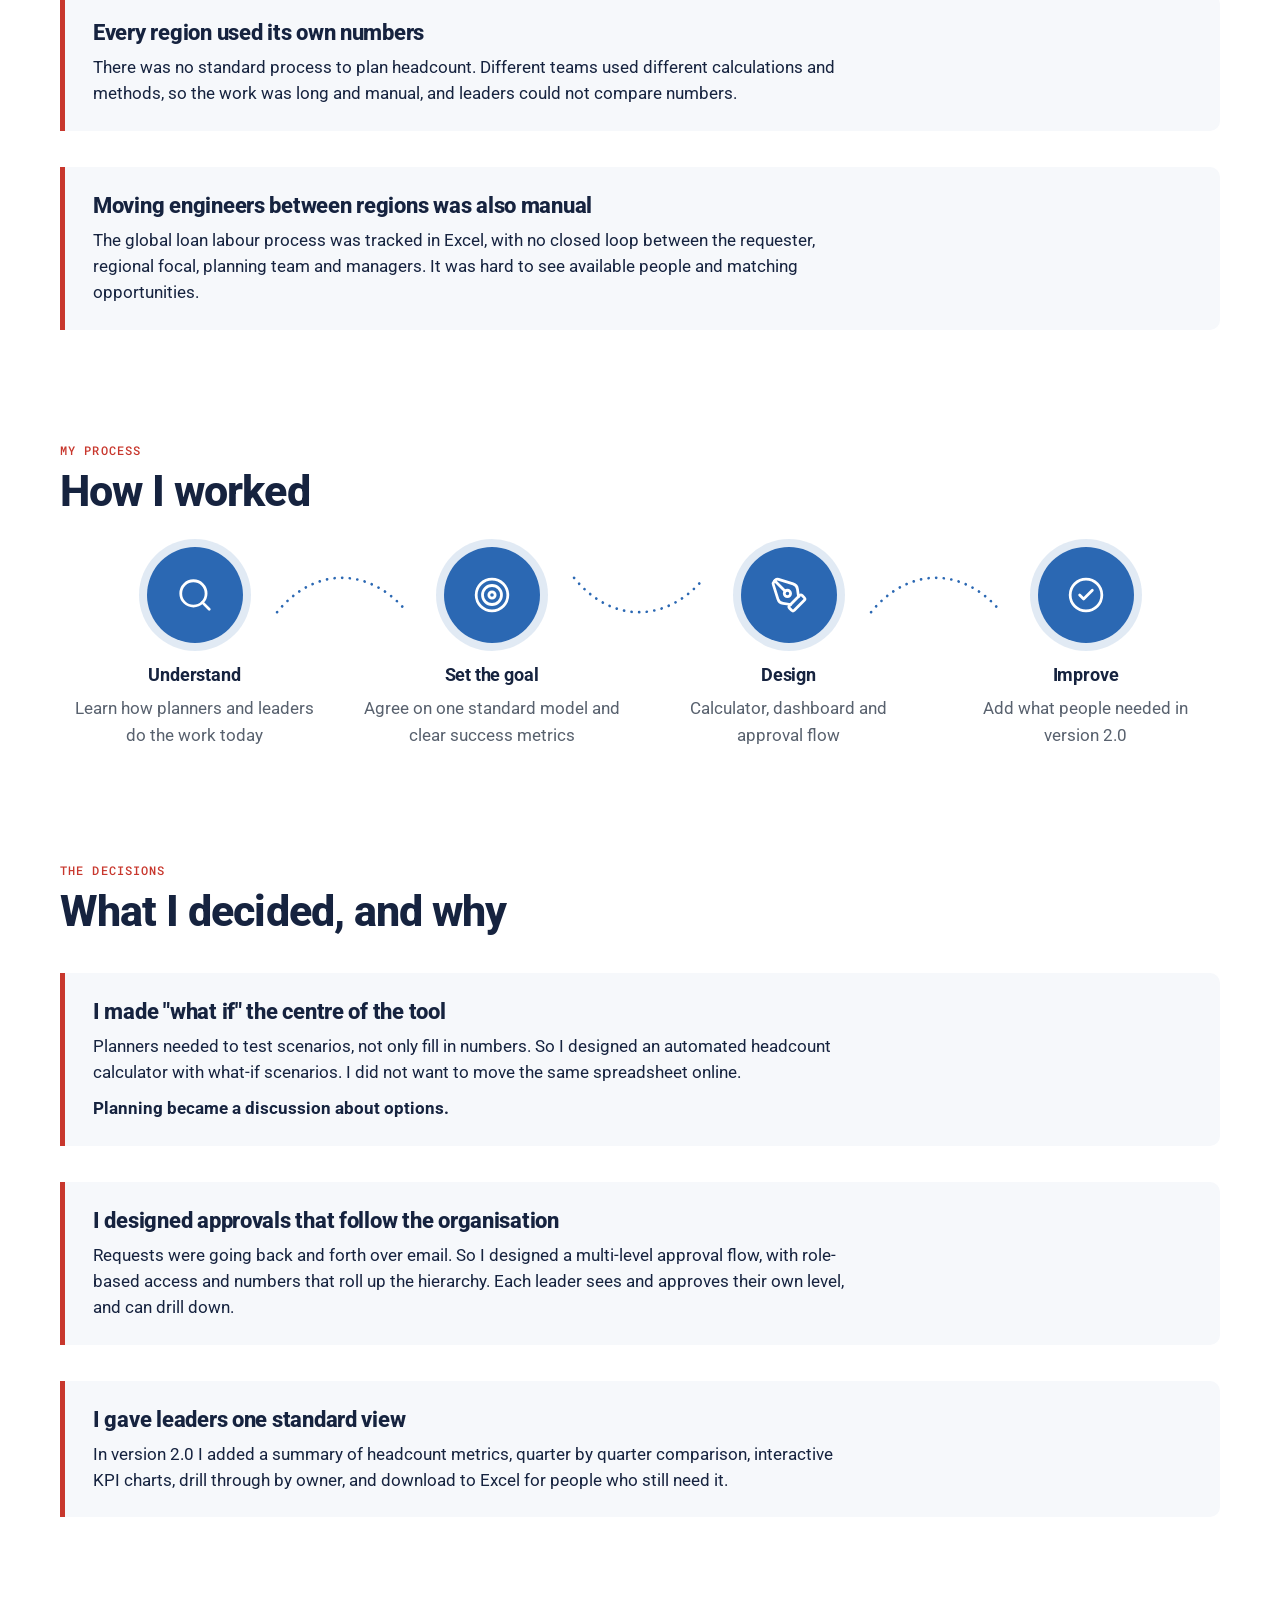
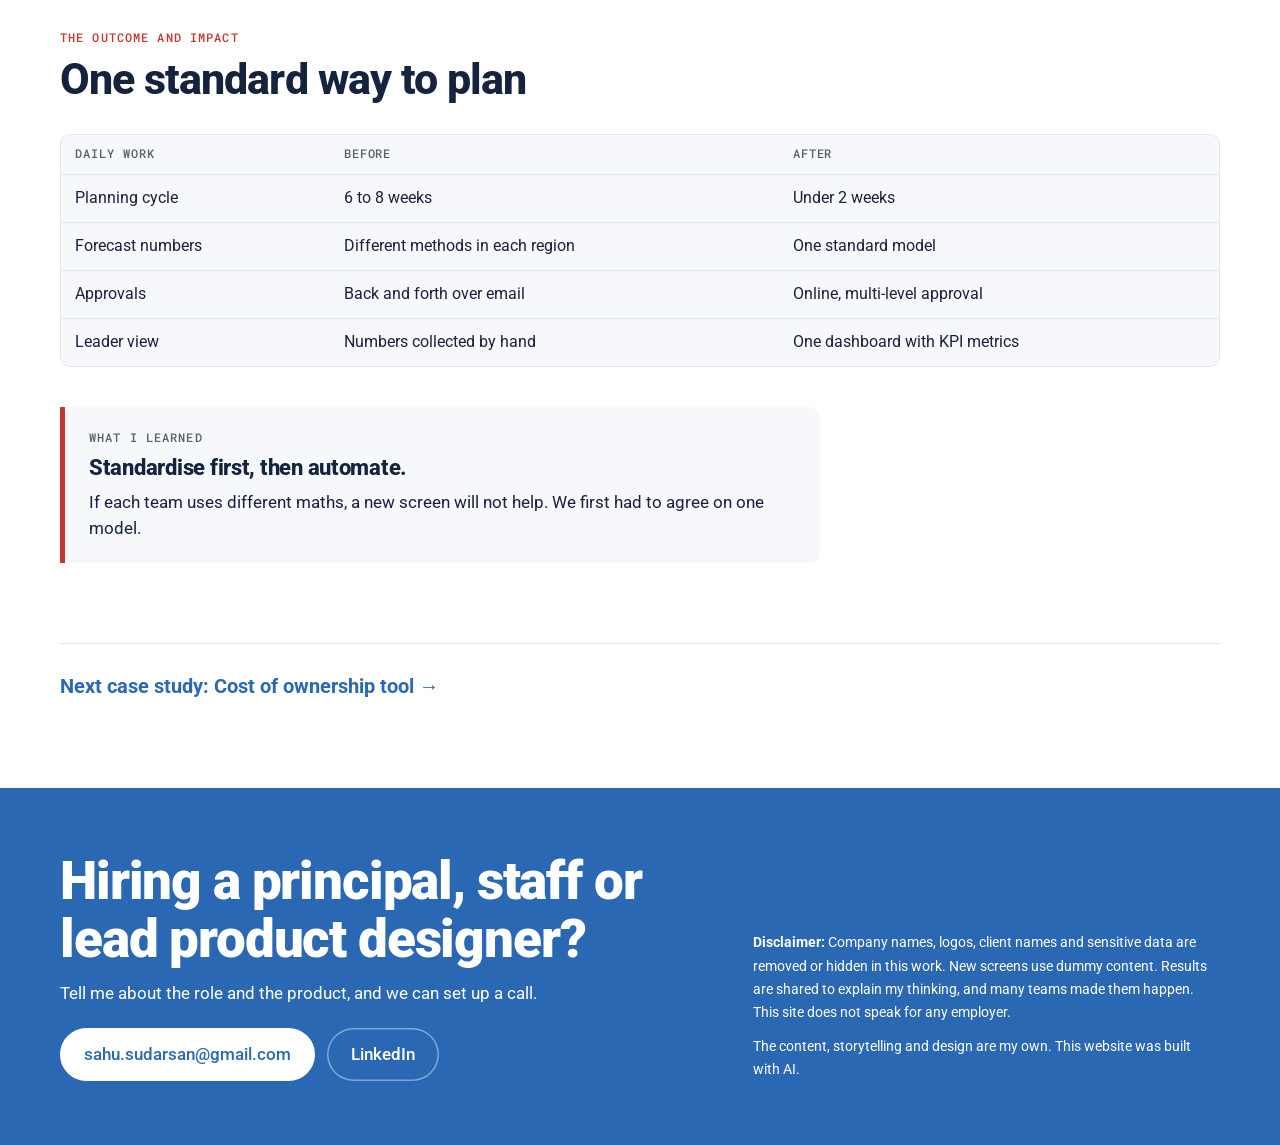
<file: work/workforce-planning.html>
<!doctype html>
<html lang="en">
<head>
<meta charset="utf-8">
<meta name="viewport" content="width=device-width, initial-scale=1, viewport-fit=cover">
<meta name="claude:viewport-fit-sides" content="cover">
<title>Workforce planning tool: replacing regional spreadsheets with one model | Sudarshan Sahu</title>
<meta name="description" content="A standard headcount tool with what-if scenarios and role-based approvals.">
<meta name="robots" content="noindex">
<script>if("scrollRestoration"in history)history.scrollRestoration="manual";if(!location.hash)addEventListener("pageshow",function(){scrollTo(0,0)})</script>
<link rel="preconnect" href="https://fonts.googleapis.com">
<link rel="preconnect" href="https://fonts.gstatic.com" crossorigin>
<link rel="stylesheet" href="https://fonts.googleapis.com/css2?family=Roboto:ital,wght@0,400;0,500;0,700;0,800;0,900;1,400&family=Roboto+Mono:wght@400;500&display=swap">
<link rel="stylesheet" href="../assets/site.css">
</head>
<body>
<a class="skip" href="#main">Skip to content</a>
<header class="top"><div class="wrap topin">
<a class="brand" href="../index.html">Sudarshan Sahu</a>
<nav aria-label="Main"><a href="../index.html#work">Work</a><a href="../about.html">About</a><a class="navcta" href="mailto:sahu.sudarsan@gmail.com">Let's talk</a></nav>
</div></header>
<main id="main" class="cmain" data-s="workforce-planning" style="--case:#2B68B3"><div class="bar" id="bar"></div>
<div class="band-case"><div class="wrap chead"><p class="pill">Workforce planning · AI-powered headcount model</p><h1>A standardised skill-based headcount calculator with role-based access for approval workflow and data security, and an online resource request process.</h1><dl class="meta"><div><dt>Role</dt><dd>Staff Product Designer</dd></div><div><dt>Company</dt><dd>Global semiconductor equipment maker</dd></div><div><dt>Users</dt><dd>Planners and field leaders</dd></div></dl></div></div>
<div class="wrap herofig"><div class="frame"><i></i><img src="../assets/img/plan-a.webp" alt="Planning table with approval dialog"></div></div>
<div class="wrap facts"><div><b>6-8 → 2</b><span>weeks for the planning cycle</span></div><div><b>1</b><span>standard model for all regions</span></div><div><b>Multi-level</b><span>online approval flow</span></div></div>
<section class="introw"><div class="wrap"><p class="mono">Context</p><p>Each quarter, regions forecast how many field engineers they will need. Field service productivity has a direct impact on revenue, so this planning is important for the business.</p></div></section>
<div class="wrap cs">
<section><header class="ch"><p class="mono">The problem</p><h2>Six to eight weeks of spreadsheets</h2></header>
<article class="cl"><div class="clt"><h3>Every region used its own numbers</h3><p>There was no standard process to plan headcount. Different teams used different calculations and methods, so the work was long and manual, and leaders could not compare numbers.</p></div></article>
<article class="cl"><div class="clt"><h3>Moving engineers between regions was also manual</h3><p>The global loan labour process was tracked in Excel, with no closed loop between the requester, regional focal, planning team and managers. It was hard to see available people and matching opportunities.</p></div></article>
</section>
<section><header class="ch"><p class="mono">My process</p><h2>How I worked</h2></header>
<ol class="ways n4"><li class="way"><span class="circ"><svg viewBox="0 0 24 24" fill="none" stroke="currentColor" stroke-width="1.75" stroke-linecap="round" stroke-linejoin="round" aria-hidden="true" focusable="false"><path d="m21 21-4.34-4.34" /><circle cx="11" cy="11" r="8" /></svg></span><svg class="arc" viewBox="0 0 136 56" aria-hidden="true" focusable="false"><path class="dots" d="M6 44 C 40 2, 90 2, 124 40"/></svg><h3>Understand</h3><p>Learn how planners and leaders do the work today</p></li><li class="way"><span class="circ"><svg viewBox="0 0 24 24" fill="none" stroke="currentColor" stroke-width="1.75" stroke-linecap="round" stroke-linejoin="round" aria-hidden="true" focusable="false"><circle cx="12" cy="12" r="10" /><circle cx="12" cy="12" r="6" /><circle cx="12" cy="12" r="2" /></svg></span><svg class="arc" viewBox="0 0 136 56" aria-hidden="true" focusable="false"><path class="dots" d="M6 12 C 40 54, 90 54, 124 16"/></svg><h3>Set the goal</h3><p>Agree on one standard model and clear success metrics</p></li><li class="way"><span class="circ"><svg viewBox="0 0 24 24" fill="none" stroke="currentColor" stroke-width="1.75" stroke-linecap="round" stroke-linejoin="round" aria-hidden="true" focusable="false"><path d="m18 13-.654-4.736a4 4 0 00-2.756-3.266l-9.163-2.9a2 2 0 00-2.017.493l-.82.819a2 2 0 00-.492 2.017l2.9 9.163a4 4 0 003.266 2.756L13 18" /><path d="M18.648 12.352a1.205 1.205 0 011.704 0l1.296 1.296a1.205 1.205 0 010 1.704l-6.296 6.296a1.205 1.205 0 01-1.704 0l-1.296-1.296a1.205 1.205 0 010-1.704z" /><path d="m3 3 6.586 6.586" /><circle cx="11" cy="11" r="2" /></svg></span><svg class="arc" viewBox="0 0 136 56" aria-hidden="true" focusable="false"><path class="dots" d="M6 44 C 40 2, 90 2, 124 40"/></svg><h3>Design</h3><p>Calculator, dashboard and approval flow</p></li><li class="way"><span class="circ"><svg viewBox="0 0 24 24" fill="none" stroke="currentColor" stroke-width="1.75" stroke-linecap="round" stroke-linejoin="round" aria-hidden="true" focusable="false"><circle cx="12" cy="12" r="10" /><path d="m16 9-5.5 5.5L8 12" /></svg></span><h3>Improve</h3><p>Add what people needed in version 2.0</p></li></ol>
</section>
<section><header class="ch"><p class="mono">The decisions</p><h2>What I decided, and why</h2></header>
<article class="cl"><div class="clt"><h3>I made "what if" the centre of the tool</h3><p>Planners needed to test scenarios, not only fill in numbers. So I designed an automated headcount calculator with what-if scenarios. I did not want to move the same spreadsheet online.</p><p class="out">Planning became a discussion about options.</p></div></article>
<article class="cl"><div class="clt"><h3>I designed approvals that follow the organisation</h3><p>Requests were going back and forth over email. So I designed a multi-level approval flow, with role-based access and numbers that roll up the hierarchy. Each leader sees and approves their own level, and can drill down.</p></div></article>
<article class="cl"><div class="clt"><h3>I gave leaders one standard view</h3><p>In version 2.0 I added a summary of headcount metrics, quarter by quarter comparison, interactive KPI charts, drill through by owner, and download to Excel for people who still need it.</p></div></article>
</section>
<section><header class="ch"><p class="mono">The outcome and impact</p><h2>One standard way to plan</h2></header>
<div class="tbl"><table><thead><tr><th scope="col">Daily work</th><th scope="col">Before</th><th scope="col">After</th></tr></thead><tbody><tr><td data-l="Daily work">Planning cycle</td><td data-l="Before">6 to 8 weeks</td><td data-l="After">Under 2 weeks</td></tr><tr><td data-l="Daily work">Forecast numbers</td><td data-l="Before">Different methods in each region</td><td data-l="After">One standard model</td></tr><tr><td data-l="Daily work">Approvals</td><td data-l="Before">Back and forth over email</td><td data-l="After">Online, multi-level approval</td></tr><tr><td data-l="Daily work">Leader view</td><td data-l="Before">Numbers collected by hand</td><td data-l="After">One dashboard with KPI metrics</td></tr></tbody></table></div>
<div class="lesson"><p class="mono">What I learned</p><p class="ct">Standardise first, then automate.</p><p>If each team uses different maths, a new screen will not help. We first had to agree on one model.</p></div>
</section>
<a class="nextl" href="cost-of-ownership.html">Next case study: Cost of ownership tool <span aria-hidden="true">→</span></a>
</div></main>
<footer class="foot"><div class="wrap footin">
<div><h2>Hiring a principal, staff or lead product designer?</h2>
<p>Tell me about the role and the product, and we can set up a call.</p>
<p class="contact"><a class="btn" href="mailto:sahu.sudarsan@gmail.com">sahu.sudarsan@gmail.com</a><a class="btn ghost" href="https://www.linkedin.com/in/sudarshansahu" target="_blank" rel="noopener">LinkedIn</a></p></div>
<div><p class="legal"><b>Disclaimer:</b> Company names, logos, client names and sensitive data are removed or hidden in this work. New screens use dummy content. Results are shared to explain my thinking, and many teams made them happen. This site does not speak for any employer.</p><p class="legal">The content, storytelling and design are my own. This website was built with AI.</p></div>
</div></footer>
<dialog id="lb" aria-label="Larger image"><button type="button" aria-label="Close">Close</button><img alt=""></dialog>
<script src="../assets/site.js" defer></script>
</body></html>
</file>
<file: assets/site.css>
:root{--bg:#FFFFFF;--surface:#F6F8FB;--ink:#16233F;--muted:#58616E;--line:#E2E7EE;--accent:#2B68B3;--blue:#2B68B3;--onaccent:#FFFFFF;--btn:#2B68B3;--onbtn:#FFFFFF;--foot:#2B68B3;--onfoot:#FFFFFF;--mix:0%;--stageMix:88%;
--text:Roboto,"Helvetica Neue",Arial,sans-serif;--mono:"Roboto Mono",Menlo,Consolas,monospace;--r:10px}
@media (prefers-color-scheme:dark){:root:not([data-theme="light"]){--bg:#101317;--surface:#191D22;--ink:#EEF0F2;--muted:#A6ADB6;--line:#2B3037;--accent:#8ABDF3;--onaccent:#101317;--blue:#2B68B3;--btn:#2B68B3;--onbtn:#FFFFFF;--foot:#1D4A82;--onfoot:#FFFFFF;--mix:60%;--stageMix:70%;color-scheme:dark}}
:root[data-theme="dark"]{--bg:#101317;--surface:#191D22;--ink:#EEF0F2;--muted:#A6ADB6;--line:#2B3037;--accent:#8ABDF3;--onaccent:#101317;--blue:#2B68B3;--btn:#2B68B3;--onbtn:#FFFFFF;--foot:#1D4A82;--onfoot:#FFFFFF;--mix:60%;--stageMix:70%;color-scheme:dark}
*{box-sizing:border-box}html{scroll-behavior:smooth;-webkit-text-size-adjust:100%}
body{margin:0;background:var(--bg);color:var(--ink);font:400 1.0625rem/1.62 var(--text)}
img{max-width:100%;height:auto;display:block}
a{color:var(--accent);text-underline-offset:3px}
a:focus-visible{outline:3px solid var(--accent);outline-offset:2px}
h1,h2,h3{font-family:var(--text);font-weight:800;line-height:1.1;margin:0;text-wrap:balance;letter-spacing:-.022em}
p{margin:0}ul{margin:0;padding-left:1.15rem;display:grid;gap:.35rem}
.wrap{max-width:1200px;margin-inline:auto;padding-left:max(20px,env(safe-area-inset-left,0px));padding-right:max(20px,env(safe-area-inset-right,0px))}
.mono{font:500 .78rem/1.4 var(--mono);letter-spacing:.09em;text-transform:uppercase;color:var(--muted)}
.skip{position:absolute;left:-999px}.skip:focus{left:12px;top:12px;background:var(--surface);padding:8px 12px;z-index:30}
.top{position:sticky;top:env(safe-area-inset-top,0px);background:color-mix(in srgb,var(--bg) 86%,transparent);backdrop-filter:blur(12px);-webkit-backdrop-filter:blur(12px);border-bottom:1px solid var(--line);z-index:20}
.topin{display:flex;justify-content:space-between;align-items:center;gap:16px;padding-block:12px}
.brand{font:700 1.05rem var(--text);color:var(--ink);text-decoration:none;letter-spacing:-.01em}
.top nav{display:flex;align-items:center;gap:24px}.top nav a{color:var(--ink);text-decoration:none;font-weight:500;font-size:.97rem}
.top nav a:hover,.top nav a[aria-current]{text-decoration:underline}
.top nav .navcta{background:var(--btn);color:var(--onbtn);padding:8px 18px;border-radius:999px}
.top nav .navcta:hover{text-decoration:none;opacity:.86}
.btn{display:inline-block;background:var(--btn);color:var(--onbtn);padding:13px 24px;border-radius:999px;text-decoration:none;font-weight:500;overflow-wrap:anywhere;transition:transform .18s ease}
.btn:hover{transform:translateY(-2px)}
.btn.ghost{background:none;color:var(--ink);box-shadow:inset 0 0 0 1.5px var(--line)}
/* Hero */
.hero{display:grid;grid-template-columns:minmax(0,7fr) minmax(0,5fr);gap:40px;align-items:center;padding-block:clamp(44px,7vw,92px) clamp(36px,5vw,64px)}
.htext{display:grid;gap:16px;justify-items:start;min-width:0}
.avail{display:inline-flex;align-items:center;gap:9px;font-weight:500;font-size:.92rem;background:var(--surface);border:1px solid var(--line);padding:6px 14px;border-radius:999px}
.avail i{width:8px;height:8px;border-radius:50%;background:#1E9E5A;box-shadow:0 0 0 0 rgba(30,158,90,.5);animation:ping 2.4s ease-out infinite}
@keyframes ping{to{box-shadow:0 0 0 10px rgba(30,158,90,0)}}
.hero h1{font-size:clamp(2.7rem,6.6vw,5.1rem);line-height:1.02;font-weight:900;letter-spacing:-.03em;max-width:13ch}
.lede{font-size:clamp(1.1rem,1.7vw,1.25rem);max-width:56ch}
.hero .lede{color:var(--muted)}
.hero .contact{display:flex;flex-wrap:wrap;gap:12px;margin-top:8px}
.htext>*{animation:rise .7s cubic-bezier(.2,.7,.2,1) both}.htext>:nth-child(2){animation-delay:.06s}.htext>:nth-child(3){animation-delay:.12s}.htext>:nth-child(4){animation-delay:.2s}.htext>:nth-child(5){animation-delay:.28s}
@keyframes rise{from{transform:translateY(18px);opacity:.01}to{transform:none;opacity:1}}
.wheel{position:relative;width:min(100%,420px);aspect-ratio:1;justify-self:end;animation:rise .9s .15s cubic-bezier(.2,.7,.2,1) both}
.wheel img{position:absolute;inset:13%;width:74%;height:74%;border-radius:50%;object-fit:cover;box-shadow:0 24px 60px -24px rgba(16,20,24,.55)}
.ring{position:absolute;inset:0;width:100%;height:100%;animation:spin 48s linear infinite}
.ring text{font:500 15px var(--mono);letter-spacing:.14em;text-transform:uppercase;fill:var(--muted)}
@keyframes spin{to{transform:rotate(360deg)}}
.statrow{display:grid;grid-template-columns:repeat(4,minmax(0,1fr));gap:24px;padding-block:28px;border-top:1px solid var(--line);border-bottom:1px solid var(--line)}
.statrow b{display:block;font:800 clamp(2rem,4vw,3rem)/1 var(--text);letter-spacing:-.03em}.statrow span{color:var(--muted);font-size:.97rem;display:block;margin-top:6px}
.band{padding-block:clamp(52px,7vw,96px)}
.band h2{font-size:clamp(2rem,4.2vw,3.1rem);margin-top:8px}
.band .sub{color:var(--muted);max-width:60ch;margin-top:12px}
.alt{background:var(--surface);border-block:1px solid var(--line)}
/* Stacking project tiles */
.stack{display:grid;gap:26px;margin-top:34px}
.tile{--t:color-mix(in srgb,var(--case),#fff 0%);position:sticky;top:84px;display:grid;grid-template-columns:minmax(0,5fr) minmax(0,7fr);min-height:500px;border-radius:18px;overflow:hidden;background:var(--case);color:#fff;text-decoration:none;box-shadow:0 -10px 40px -20px rgba(16,20,24,.45)}
.tpanel{display:grid;gap:12px;align-content:center;padding:clamp(26px,3.6vw,48px);min-width:0}
.tile .mono{color:rgba(255,255,255,.72)}
.tile h3{font-size:clamp(1.8rem,3.2vw,2.7rem);font-weight:800}
.tdesc{color:rgba(255,255,255,.86)}
.tstats{display:grid;grid-template-columns:repeat(2,minmax(0,1fr));gap:14px;border-top:1px solid rgba(255,255,255,.22);padding-top:14px;margin-top:6px}
.tstats b{display:block;font:800 1.7rem/1.1 var(--text);letter-spacing:-.02em}.tstats span{font-size:.9rem;color:rgba(255,255,255,.76);display:block;margin-top:2px}
.tgo{font-weight:500;justify-self:start;background:#fff;color:var(--case);padding:9px 18px;border-radius:999px;margin-top:6px;transition:transform .18s ease}
.tile:hover .tgo{transform:translateX(5px)}
.stage{position:relative;overflow:hidden;background:color-mix(in srgb,var(--case),#fff 86%);display:grid;place-items:center;padding:clamp(20px,3vw,40px);perspective:1500px;min-width:0}
.frame{position:relative;background:var(--surface);border-radius:10px;overflow:hidden;box-shadow:0 2px 6px rgba(16,20,24,.08),0 34px 70px -28px rgba(16,20,24,.5)}
.frame i{display:block;height:24px;background:color-mix(in srgb,var(--line) 60%,var(--surface));position:relative}
.frame i::before{content:"";position:absolute;left:10px;top:8px;width:8px;height:8px;border-radius:50%;background:#C8CBD0;box-shadow:14px 0 0 #C8CBD0,28px 0 0 #C8CBD0}
.frame img{width:100%}
.stage .frame{width:112%;max-width:none;transform:rotateY(-11deg) rotateX(5deg) rotateZ(1.5deg) translateX(3%);transition:transform .6s cubic-bezier(.2,.7,.2,1)}
.tile:hover .stage .frame{transform:rotateY(0) rotateX(0) rotateZ(0) scale(.96) translateX(-3%)}
.tile:focus-visible{outline:3px solid var(--accent);outline-offset:3px}
/* Asked list */
.asked{margin-top:24px;border-top:1px solid var(--line)}
.row{display:grid;grid-template-columns:minmax(0,4fr) minmax(0,8fr);gap:8px 32px;padding-block:20px;border-bottom:1px solid var(--line);color:inherit;text-decoration:none;align-items:baseline}
.row q{quotes:none;color:var(--muted);font:400 .97rem/1.4 var(--mono)}
.row b{font:700 clamp(1.2rem,2.3vw,1.7rem)/1.2 var(--text);letter-spacing:-.012em}
.row b span{background:linear-gradient(currentColor,currentColor) 0 100%/0 2px no-repeat;transition:background-size .3s ease}
.row:hover b span,.row:focus-visible b span{background-size:100% 2px}
.small{display:grid;grid-template-columns:repeat(4,minmax(0,1fr));gap:24px;margin-top:28px}
.card{display:grid;gap:8px;color:inherit;text-decoration:none;align-content:start}
.card .thumb{aspect-ratio:16/10;overflow:hidden;background:var(--surface);border:1px solid var(--line);border-radius:var(--r)}
.card .thumb img{width:100%;height:100%;object-fit:cover;object-position:top left;transition:transform .5s ease}
.card:hover .thumb img{transform:scale(1.05)}
.card h3{font-size:1.12rem;font-weight:700;margin-top:6px;letter-spacing:-.01em}.card p{color:var(--muted);font-size:.97rem}
.career{margin:24px 0 0}.career>div{display:grid;grid-template-columns:150px minmax(0,5fr) minmax(0,6fr);gap:6px 24px;padding-block:15px;border-top:1px solid var(--line)}
.career dt{font:400 .9rem/1.6 var(--mono);color:var(--muted)}.career dd{margin:0}.career b{display:block;font-weight:700}.career .co{color:var(--muted)}.imp{color:var(--muted)}
.how{display:grid;grid-template-columns:repeat(4,minmax(0,1fr));gap:26px;margin-top:28px}
.how h3{font-size:1.15rem;font-weight:700;margin-bottom:8px;letter-spacing:-.01em}.how p{color:var(--muted)}
/* Case study */
.cmain{--casetext:color-mix(in srgb,var(--case),#fff var(--mix));--accent:var(--casetext)}
.bar{position:fixed;left:0;right:0;top:0;height:3px;background:var(--casetext);transform:scaleX(0);transform-origin:0 50%;z-index:25}
.band-case{background:var(--case);color:#fff;padding-bottom:150px}
.chead{padding-block:clamp(38px,5.5vw,70px) 28px}
.chead h1{font-size:clamp(2.1rem,5vw,3.8rem);max-width:20ch;font-weight:900;letter-spacing:-.028em;line-height:1.05}
.band-case .lede{margin-top:16px;color:#fff}
.pill{display:inline-block;background:#fff;color:var(--case);font-weight:500;font-size:.9rem;padding:4px 12px;border-radius:999px;margin-bottom:16px}
.meta{display:grid;grid-template-columns:repeat(4,minmax(0,1fr));gap:18px 24px;margin:30px 0 0}
.meta dt{font:500 .74rem/1.4 var(--mono);letter-spacing:.09em;text-transform:uppercase;color:#fff}.meta dd{margin:4px 0 0;font-weight:500}
.herofig{margin-top:-126px}.herofig .frame{max-height:620px}.herofig img{width:100%;max-height:596px;object-fit:cover;object-position:top}
.summary{display:grid;grid-template-columns:repeat(4,minmax(0,1fr));gap:24px;padding-block:40px 34px}
.summary>div{border-top:2px solid var(--casetext);padding-top:12px;min-width:0}
.summary h2{font:500 .76rem/1.4 var(--mono);letter-spacing:.09em;text-transform:uppercase;color:var(--muted);margin-bottom:8px}
.cgrid{display:grid;grid-template-columns:190px minmax(0,1fr);gap:48px;padding-bottom:64px}
.toc{position:sticky;top:84px;align-self:start;display:grid;gap:9px;font-size:.93rem}
.toc a{color:var(--muted);text-decoration:none;line-height:1.3}.toc a:hover{color:var(--ink)}.toc a.on{color:var(--casetext);font-weight:700}
.body{min-width:0;display:grid;gap:60px}
.body section{display:grid;gap:18px;scroll-margin-top:84px;min-width:0}
.body section>p,.body section>ul{max-width:68ch}
.body h2{font-size:clamp(1.65rem,3.1vw,2.3rem)}
.body h3{font-size:1.3rem;font-weight:700;letter-spacing:-.012em}
.proves{background:var(--surface);border:1px solid var(--line);border-radius:var(--r);padding:20px 22px}
.proves h2{font-size:1.1rem;font-weight:700;margin-bottom:10px;letter-spacing:-.01em}
blockquote{margin:6px 0;font:700 clamp(1.4rem,2.8vw,1.95rem)/1.22 var(--text);letter-spacing:-.018em;max-width:30ch;color:var(--casetext)}
.note{background:var(--surface);border:1px solid var(--line);border-radius:var(--r);padding:14px 16px;max-width:68ch}
.shot{margin:0;min-width:0}.shot a{display:block;cursor:zoom-in}
.shot img{width:100%;border-radius:var(--r);background:var(--surface);box-shadow:0 1px 3px rgba(16,20,24,.08),0 18px 40px -22px rgba(16,20,24,.4);transition:transform .3s ease}
.shot a:hover img{transform:translateY(-3px)}
.shot figcaption{color:var(--muted);font-size:.94rem;margin-top:9px;max-width:68ch}
.pair{display:grid;grid-template-columns:repeat(2,minmax(0,1fr));gap:20px}
.dec{display:grid;gap:10px;border-top:1px solid var(--line);padding-top:18px}
.ask{color:var(--muted);max-width:68ch}
.dec dl{margin:4px 0 0;display:grid;grid-template-columns:repeat(3,minmax(0,1fr));gap:12px}
.dec dl>div{min-width:0;padding:12px 14px;border-radius:var(--r);background:var(--surface);border:1px solid var(--line)}
.dec dt{font:500 .74rem/1.4 var(--mono);letter-spacing:.09em;text-transform:uppercase;color:var(--muted);margin-bottom:6px}.dec dd{margin:0}
.dec .chose{background:var(--case);border-color:var(--case);color:#fff}.dec .chose dt{color:#fff}
.dx{max-width:68ch}
.diagram{background:var(--surface);border:1px solid var(--line);border-radius:var(--r);padding:20px}
.steps{list-style:none;margin:0;padding:0;display:grid;grid-auto-flow:column;grid-auto-columns:minmax(0,1fr);counter-reset:s}
.steps li{position:relative;padding:30px 12px 0 0;display:grid;gap:3px;align-content:start;counter-increment:s;min-width:0}
.steps li::before{content:counter(s);position:absolute;top:0;left:0;width:22px;height:22px;border-radius:50%;background:var(--case);color:#fff;font:500 .74rem var(--mono);display:grid;place-items:center}
.steps li::after{content:"";position:absolute;top:10px;left:26px;right:4px;height:2px;background:var(--line)}
.steps li:last-child::after{display:none}
.steps b{font-weight:700}.steps span{color:var(--muted);font-size:.94rem}
.loop{list-style:none;margin:0;padding:0;display:flex;flex-wrap:wrap;gap:8px 26px}
.loop li{position:relative;background:var(--bg);padding:7px 12px;border-radius:8px;font-weight:500}
.loop li:not(:last-child)::after{content:"";position:absolute;right:-20px;top:50%;width:14px;height:2px;background:var(--casetext)}
.dcap{color:var(--muted);font-size:.95rem;margin-top:10px;max-width:68ch}
.tbl{overflow-x:auto;border:1px solid var(--line);border-radius:var(--r);background:var(--surface)}
table{border-collapse:collapse;width:100%;min-width:540px;font-size:.97rem}
th{text-align:left;font:500 .74rem/1.4 var(--mono);letter-spacing:.08em;text-transform:uppercase;color:var(--muted)}th,td{padding:11px 14px;border-bottom:1px solid var(--line);vertical-align:top}
tr:last-child td{border-bottom:0}
.nums{display:grid;grid-template-columns:repeat(auto-fit,minmax(150px,1fr));gap:18px}
.nums b{display:block;font:800 clamp(2rem,4.2vw,3rem)/1 var(--text);letter-spacing:-.03em;color:var(--casetext);font-variant-numeric:tabular-nums}
.nums span{color:var(--muted);font-size:.95rem;display:block;margin-top:6px}
.nextc{display:grid;gap:6px;font:800 clamp(1.5rem,3vw,2.2rem)/1.12 var(--text);letter-spacing:-.02em;color:#fff;text-decoration:none;background:var(--case);padding:28px 30px;border-radius:14px;transition:transform .2s ease}
.nextc span{font:500 .76rem var(--mono);letter-spacing:.09em;text-transform:uppercase;color:#fff}.nextc:hover{transform:translateY(-3px)}
dialog#lb{border:0;padding:0;background:transparent;max-width:94vw;max-height:94vh;overflow:auto}
dialog#lb::backdrop{background:rgba(10,12,15,.86)}
dialog#lb img{max-width:94vw;max-height:88vh;border-radius:8px;cursor:zoom-out}
dialog#lb button{display:block;margin:0 0 8px auto;background:#fff;color:#16191D;border:0;border-radius:999px;padding:6px 14px;font:500 .9rem var(--text);cursor:pointer}
/* About */
.chead.plain{padding-bottom:18px}.chead.plain h1{margin-top:6px}
.aboutgrid{display:grid;grid-template-columns:minmax(0,7fr) minmax(0,4fr);gap:48px;align-items:start}
.me{border-radius:50%;width:100%;max-width:260px}
.tl{display:grid;gap:0;margin:0}.tl>div{display:grid;grid-template-columns:130px minmax(0,1fr);gap:16px;padding-block:13px;border-top:1px solid var(--line)}
.tl dt{font:400 .88rem/1.7 var(--mono);color:var(--muted)}.tl dd{margin:0}.tl b{display:block}
/* Footer */
.foot{background:var(--foot);color:var(--onfoot);padding-block:64px}
.foot a.btn{background:#fff;color:#2B68B3}.foot a.btn.ghost{background:none;color:var(--onfoot);box-shadow:inset 0 0 0 1.5px rgba(255,255,255,.4)}
.footin{display:grid;grid-template-columns:minmax(0,7fr) minmax(0,5fr);gap:40px;align-items:end}
.foot h2{font-size:clamp(2rem,4.4vw,3.3rem);font-weight:900;margin-bottom:12px}.foot .contact{display:flex;flex-wrap:wrap;gap:12px;margin-top:20px}
.legal{font-size:.9rem}
@media (max-width:900px){.hero{grid-template-columns:minmax(0,1fr)}.wheel{justify-self:start;width:min(76%,320px)}.statrow,.small,.how{grid-template-columns:repeat(2,minmax(0,1fr))}
.tile{position:relative;top:auto;grid-template-columns:minmax(0,1fr);min-height:0}.stage .frame{width:100%;transform:none}.tile:hover .stage .frame{transform:none}
.cgrid{grid-template-columns:minmax(0,1fr)}.toc{display:none}.meta,.summary{grid-template-columns:repeat(2,minmax(0,1fr))}.footin,.aboutgrid{grid-template-columns:minmax(0,1fr)}
.career>div{grid-template-columns:minmax(0,1fr);gap:2px}
.steps{grid-auto-flow:row}.steps li{padding:0 0 14px 34px}.steps li::after{top:26px;left:10px;right:auto;bottom:2px;width:2px;height:auto}}
@media (max-width:620px){.row,.pair,.dec dl{grid-template-columns:minmax(0,1fr)}.small,.how,.meta,.summary{grid-template-columns:minmax(0,1fr)}.statrow{grid-template-columns:repeat(2,minmax(0,1fr))}
.tl>div{grid-template-columns:minmax(0,1fr);gap:2px}.top nav{gap:14px}.top nav a:not(.navcta):nth-child(1){display:none}.band-case{padding-bottom:100px}.herofig{margin-top:-78px}}
@media (prefers-reduced-motion:reduce){html{scroll-behavior:auto}*,*::before,*::after{animation:none!important;transition:none!important}.tile{position:relative;top:auto}}

/* Case study rows: image with an angled blue frame */
.stack{display:grid;gap:clamp(48px,6vw,84px);margin-top:44px}
.story{display:grid;grid-template-columns:minmax(0,6fr) minmax(0,5fr);gap:clamp(28px,4vw,56px);align-items:center;color:inherit;text-decoration:none}
.pic{position:relative;padding:44px 0 44px 44px;min-width:0}
.pic::before{content:"";position:absolute;inset:0;background:var(--blue);clip-path:polygon(0 0,38% 0,calc(38% + 18px) 44px,62% calc(100% - 44px),calc(62% + 18px) 100%,0 100%)}
.pic img{position:relative;width:100%;aspect-ratio:3/2;object-fit:cover;object-position:top left;background:var(--surface);box-shadow:0 18px 40px -24px rgba(31,39,51,.5);transition:transform .35s ease}
.story:hover .pic img{transform:translate(6px,-6px)}
.stext{display:grid;gap:12px;min-width:0}
.story h3{font-size:clamp(1.8rem,3.2vw,2.6rem);font-weight:700;color:var(--accent);letter-spacing:-.015em}
.story .tdesc{color:var(--muted)}
.story .tstats{border-top:1px solid var(--line);padding-top:14px;margin-top:4px}
.story .tstats b{color:var(--ink)}.story .tstats span{color:var(--muted)}
.story .tgo{background:none;color:var(--accent);padding:0;margin-top:4px;font-weight:700;text-decoration:underline;text-underline-offset:4px}
.story:hover .tgo{transform:none}
.hero h1,.band h2,.body h2{color:var(--ink)}
.band-case{background:var(--blue)}
.foot{background:var(--foot)}.legal{opacity:1}.legal+.legal{margin-top:10px}
@media (max-width:900px){.story{grid-template-columns:minmax(0,1fr)}}
@media (max-width:620px){.pic{padding:24px 0 24px 24px}.pic::before{clip-path:polygon(0 0,38% 0,calc(38% + 10px) 24px,62% calc(100% - 24px),calc(62% + 10px) 100%,0 100%)}}

/* More projects, about, ways of working */
.more{margin-top:clamp(56px,7vw,88px)}.sm{font-size:clamp(1.5rem,2.6vw,2rem)}
.more .small{margin-top:20px}
.abs{display:grid;grid-template-columns:repeat(2,minmax(0,1fr));gap:26px 40px;margin:28px 0 22px}
.ab{display:grid;grid-template-columns:52px minmax(0,1fr);gap:16px;align-items:start}
.ico{width:52px;height:52px;border-radius:50%;background:var(--bg);box-shadow:inset 0 0 0 1.5px var(--accent);color:var(--accent);display:grid;place-items:center}.ico svg{width:24px;height:24px}
.ab h3{font-size:1.15rem;font-weight:700;letter-spacing:-.01em;margin-bottom:4px}.ab p{color:var(--muted)}
.ways{list-style:none;margin:44px 0 0;padding:0;display:grid;grid-template-columns:repeat(4,minmax(0,1fr));gap:28px}
.way{position:relative;text-align:center;display:grid;justify-items:center;gap:10px;align-content:start;min-width:0}
.circ{width:96px;height:96px;border-radius:50%;background:var(--blue);color:#fff;display:grid;place-items:center;box-shadow:0 0 0 8px color-mix(in srgb,var(--blue) 14%,transparent);margin-bottom:12px;transition:transform .25s ease}.circ svg{width:38px;height:38px}
.way:hover .circ{transform:scale(1.06)}
.way h3{font-size:1.15rem;font-weight:700;letter-spacing:-.01em}.way p{color:var(--muted);max-width:26ch}
.arc{position:absolute;top:18px;left:calc(50% + 62px);width:calc(100% - 96px);height:60px;overflow:visible}
.dots{fill:none;stroke:var(--accent);stroke-width:2.5;stroke-linecap:round;stroke-dasharray:.1 7}
.head{fill:none;stroke:var(--accent);stroke-width:2.5;stroke-linecap:round;stroke-linejoin:round}
.story:focus-visible,.card:focus-visible,.row:focus-visible,.btn:focus-visible{outline:3px solid var(--accent);outline-offset:4px;border-radius:6px}
.top nav a,.btn,.toc a{min-height:24px}
@media (max-width:900px){.ways,.abs{grid-template-columns:repeat(2,minmax(0,1fr))}.arc{display:none}}
@media (max-width:620px){.ways,.abs{grid-template-columns:minmax(0,1fr)}}

/* First screen: everything in about 10 seconds */
.fold{min-height:calc(100svh - 67px);display:grid;grid-template-rows:1fr auto}
.fold .hero{padding-block:clamp(20px,3.4vh,44px);gap:32px;align-items:center;width:100%}
.fold .htext{gap:10px}
.who{font-size:1.05rem}.who b{font-weight:700}
.fold .hero h1{font-size:clamp(2.4rem,min(5.2vw,8.4vh),4.5rem);max-width:15ch;line-height:1.04}
.fold .lede{font-size:clamp(1.05rem,1.5vw,1.2rem);color:var(--ink);max-width:54ch}
.exp{color:var(--muted);font-size:.98rem}
.fold .contact{margin-top:6px}
.fold .wheel{width:min(100%,clamp(240px,48vh,380px))}
.statband{background:var(--blue);color:#fff}
.statband .statrow{grid-template-columns:repeat(5,minmax(0,1fr));border:0;padding-block:clamp(16px,2.6vh,26px);gap:20px}
.statband b{font-size:clamp(2.2rem,4.4vw,3.4rem);color:#fff;font-variant-numeric:tabular-nums}
.statband span{color:#fff;font-size:.93rem;line-height:1.35}
/* Process */
.pends{display:flex;justify-content:space-between;gap:16px;font-weight:700;margin-top:28px;color:var(--accent)}
.proc{list-style:none;margin:10px 0 0;padding:0;display:grid;grid-template-columns:repeat(3,minmax(0,1fr));gap:0}
.pstage{display:grid;gap:6px;align-content:start;min-width:0;text-align:center}
.pstage h3{font-size:1.45rem}.sp{color:var(--muted)}
.dia{width:100%;height:auto;margin-top:6px}
.dia line{stroke:var(--line);stroke-width:2}
.dia .ti{font:700 15px var(--text);fill:#fff}
.dia .tip{font:500 11.5px var(--text);fill:var(--muted)}
.dia.t1 .dl{fill:#1D4A82}.dia.t1 .dr{fill:#2B68B3}
.dia.t2 .dl{fill:#2B68B3}.dia.t2 .dr{fill:#3A70B8}
.dia.t3 .dl{fill:#1D4A82}.dia.t3 .dr{fill:#16233F}
.plists{display:grid;grid-template-columns:repeat(2,minmax(0,1fr));gap:18px;text-align:left;padding-inline:18px;margin-top:10px}
.plists h4{font:700 .95rem var(--text);margin:0 0 6px}
.plists ul{list-style:none;padding:0;gap:4px;color:var(--muted);font-size:.95rem}
.wth{color:var(--muted);font-size:.9rem;margin-top:10px}
.pbars{display:grid;grid-template-columns:2fr 1fr;gap:10px;margin-top:24px}
.pbars>div{border:1px solid var(--line);border-top:0;height:14px;position:relative;text-align:center}
.pbars span{position:relative;top:6px;background:var(--bg);padding-inline:10px;font-weight:500;font-size:.95rem}
.pb3{grid-column:1/-1;margin-top:18px;border-color:var(--accent)!important}.pb3 span{color:var(--accent);font-weight:700}
@media (max-width:1000px){.statband .statrow{grid-template-columns:repeat(3,minmax(0,1fr))}}
@media (max-width:900px){.fold{min-height:0}.proc{grid-template-columns:minmax(0,1fr);gap:34px}.pends,.pbars{display:none}}
@media (max-width:620px){.statband .statrow{grid-template-columns:repeat(2,minmax(0,1fr))}.fold .wheel{width:min(62%,240px)}}
/* Case study structure */
.hook{font:800 clamp(1.5rem,3vw,2.2rem)/1.2 var(--text);letter-spacing:-.02em;color:var(--casetext);max-width:26ch}
.skills{border-top:1px solid var(--line);border-bottom:1px solid var(--line);padding-block:16px}
.skills h2{font:500 .76rem/1.4 var(--mono);letter-spacing:.09em;text-transform:uppercase;color:var(--muted);margin-bottom:10px}
.skills ul{list-style:none;padding:0;display:flex;flex-wrap:wrap;gap:8px}
.skills li{background:var(--surface);border:1px solid var(--line);border-radius:999px;padding:5px 13px;font-size:.93rem;font-weight:500}
.body section>.mono{margin-bottom:-12px}
.leadp{font-size:1.2rem;font-weight:500;line-height:1.45;max-width:62ch}
.turn{background:var(--case);color:#fff;border-radius:14px;padding:clamp(22px,3vw,34px);display:grid;gap:8px}
.turn p:first-child{font:800 clamp(1.4rem,2.8vw,2rem)/1.2 var(--text);letter-spacing:-.02em;max-width:30ch}
.turn p+p{max-width:60ch}
.levels{display:grid;grid-template-columns:repeat(3,minmax(0,1fr));gap:12px}
.levels>div{background:var(--surface);border:1px solid var(--line);border-radius:var(--r);padding:14px}.levels b{display:block;margin-bottom:4px}
.procimg{margin:34px 0 0;background:#fff;border:1px solid var(--line);border-radius:12px;padding:clamp(10px,2vw,22px)}.procimg img{width:100%;margin:auto;max-width:1040px}
.small.three{grid-template-columns:repeat(3,minmax(0,1fr))}
@media (max-width:620px){.levels{grid-template-columns:minmax(0,1fr)}}
@media (max-width:900px){.small.three{grid-template-columns:repeat(2,minmax(0,1fr))}}
@media (max-width:620px){.small.three{grid-template-columns:minmax(0,1fr)}}
.cmain[data-s="bi-platform"] .herofig .frame{max-height:none;background:#fff}.cmain[data-s="bi-platform"] .herofig .frame i{display:none}.cmain[data-s="bi-platform"] .herofig img{max-height:none;object-fit:contain;padding:12px}
/* Callouts: maroon bar, no blue boxes */
:root{--maroon:#8C1D2F}
@media (prefers-color-scheme:dark){:root:not([data-theme="light"]){--maroon:#E58A97}}
:root[data-theme="dark"]{--maroon:#E58A97}
.call,.dec,.pt{border-left:5px solid var(--maroon);background:var(--surface);border-radius:0 var(--r) var(--r) 0;padding:18px 22px;display:grid;gap:8px;border-top:0}
.call .mono,.dec .mono,.pt .mono{color:var(--maroon);font-weight:500}
.ct{font:700 clamp(1.25rem,2.3vw,1.6rem)/1.28 var(--text);letter-spacing:-.012em;max-width:40ch;color:var(--ink)}
.dec h3{font-size:1.3rem}
.dec dl{grid-template-columns:repeat(2,minmax(0,1fr));gap:12px 26px}
.dec dl>div{padding:0;background:none;border:0;border-radius:0}
.dec dt,.pt dt{font:700 .95rem var(--text);letter-spacing:0;text-transform:none;color:var(--ink);margin-bottom:2px}
.dec dd{color:var(--ink)}.ask{font-size:1rem}
.pt dl{margin:4px 0 0;display:grid;grid-template-columns:repeat(4,minmax(0,1fr));gap:18px}.pt dd{margin:0}
blockquote{color:var(--ink)}
@media (max-width:900px){.pt dl{grid-template-columns:repeat(2,minmax(0,1fr))}}
@media (max-width:620px){.dec dl,.pt dl{grid-template-columns:minmax(0,1fr)}}
/* next link */
.nextl{display:inline-block;margin-top:56px;font:700 1.15rem/1.4 var(--text);color:var(--accent);text-decoration:underline;text-underline-offset:4px}.nextl span{display:inline-block;transition:transform .2s ease}.nextl:hover span{transform:translateX(4px)}.nextl:focus-visible{outline:3px solid var(--accent);outline-offset:4px;border-radius:4px}
/* decision story layout */
.facts{display:grid;grid-template-columns:repeat(3,minmax(0,1fr));gap:24px;padding-block:44px 40px}.facts b{display:block;font:900 clamp(2.4rem,5vw,3.6rem)/1 var(--text);letter-spacing:-.03em;color:var(--accent)}.facts span{display:block;margin-top:8px;color:var(--muted)}
.s60{background:var(--surface);padding-block:44px}.s60 ol{list-style:none;margin:18px 0 0;padding:0;display:grid;grid-template-columns:repeat(5,minmax(0,1fr));gap:24px;counter-reset:s}.s60 li{counter-increment:s;border-top:2px solid var(--accent);padding-top:12px}.s60 li::before{content:counter(s);font:500 .8rem var(--mono);color:var(--muted)}.s60 b{display:block;margin:4px 0 6px;font-size:1.02rem}.s60 span{display:block;color:var(--muted);font-size:.97rem;line-height:1.5}
.cs>section{padding-top:96px}.ch{max-width:760px;margin-bottom:36px}.ch h2{font:800 clamp(1.8rem,3.6vw,2.7rem)/1.14 var(--text);letter-spacing:-.022em;margin:8px 0 0}.chl{margin:14px 0 0;font-size:1.13rem;line-height:1.6;color:var(--muted)}
.dr{display:grid;grid-template-columns:minmax(0,5fr) minmax(0,7fr);gap:44px;align-items:start;padding-block:12px}.dr h3,.dgh h3,.row2 h3{font:800 1.5rem/1.22 var(--text);letter-spacing:-.015em;margin:6px 0 0}.dr dl{margin:18px 0 0;display:grid;gap:12px}.dr dl>div{display:grid;grid-template-columns:86px minmax(0,1fr);gap:12px}.dr dt{font:500 .74rem/1.8 var(--mono);text-transform:uppercase;letter-spacing:.05em;color:var(--muted)}.dr dd{margin:0;line-height:1.5}.dr .dd{border-left:5px solid var(--maroon);background:var(--surface);padding:12px 14px 12px 12px;border-radius:0 8px 8px 0;margin-left:-17px}.dr .dd dd{font-weight:500}.dri{position:sticky;top:96px}
.dg{margin-top:56px}.dgh{max-width:720px;margin-bottom:18px}.dgh p:not(.mono){margin:8px 0 0;color:var(--muted);line-height:1.55}.pair{margin-top:40px}
.sub{font:800 1.3rem/1.25 var(--text);margin:64px 0 20px}.mcs{display:grid;grid-template-columns:repeat(3,minmax(0,1fr));gap:24px}.mc h3{font:700 1.1rem/1.3 var(--text);margin:14px 0 4px}.mc p{margin:0;color:var(--muted);line-height:1.5;font-size:.97rem}.mc .shot img{aspect-ratio:16/10;object-fit:cover;object-position:top}
.fs{list-style:none;margin:0;padding:0;display:grid;grid-template-columns:repeat(3,minmax(0,1fr));gap:32px;counter-reset:f}.fs li{position:relative}.fs li:not(:last-child)::after{content:"→";position:absolute;right:-25px;top:18%;color:var(--accent);font-weight:700;font-size:1.2rem}.fs p{margin:12px 0 0;line-height:1.45}.fs b{color:var(--accent);margin-right:4px}
.row2{display:grid;grid-template-columns:minmax(0,5fr) minmax(0,7fr);gap:44px;align-items:center;margin-top:72px}.row2 p:not(.mono){line-height:1.55;margin-top:10px}
.cs .nums{margin:0 0 36px}.lesson{border-left:5px solid var(--maroon);background:var(--surface);padding:22px 24px;border-radius:0 10px 10px 0;margin-top:40px;max-width:760px}.lesson .ct{font:800 1.4rem/1.25 var(--text);margin:6px 0 8px}.lesson p:last-child{margin:0;line-height:1.55}
.gal{display:grid;grid-template-columns:repeat(3,minmax(0,1fr));gap:24px;margin-top:32px}.gal .shot img{aspect-ratio:4/3;object-fit:cover;object-position:top}
.more{margin-top:64px;border-top:1px solid var(--line);border-bottom:1px solid var(--line)}.more summary{cursor:pointer;padding:18px 0;font-weight:700;color:var(--accent)}.more summary:focus-visible{outline:3px solid var(--accent);outline-offset:2px}.morein{padding-bottom:28px}
.cs{padding-bottom:88px}
@media (max-width:900px){.dr,.row2{grid-template-columns:minmax(0,1fr);gap:22px}.dri{position:static}.s60 ol{grid-template-columns:minmax(0,1fr);gap:14px}.mcs,.gal{grid-template-columns:repeat(2,minmax(0,1fr))}.fs{grid-template-columns:minmax(0,1fr);gap:24px}.fs li::after{display:none}.cs>section{padding-top:64px}.dr .dd{margin-left:0}}
@media (max-width:620px){.mcs,.gal{grid-template-columns:minmax(0,1fr)}.facts{gap:12px}.dr dl>div{grid-template-columns:minmax(0,1fr);gap:2px}}
.resl{font:700 1.2rem/1.4 var(--text);margin:20px 0 36px;max-width:760px}
@media (max-width:620px){.facts{grid-template-columns:minmax(0,1fr)}}
@media (max-width:620px){.cs .tbl table,.cs .tbl tbody,.cs .tbl tr,.cs .tbl td{display:block;width:100%}.cs .tbl thead{position:absolute;width:1px;height:1px;overflow:hidden;clip-path:inset(50%)}.cs .tbl tr{padding:12px 14px;border-top:1px solid var(--line)}.cs .tbl tbody tr:first-child{border-top:0}.cs .tbl td{border:0;padding:2px 0}.cs .tbl td:first-child{font-weight:700}.cs .tbl td:nth-child(2)::before{content:"Before: ";color:var(--muted)}.cs .tbl td:nth-child(3)::before{content:"After: ";color:var(--muted)}}
@media (max-width:620px){.cs .tbl{overflow:visible}.cs .tbl table{min-width:0!important;table-layout:auto}.cs .tbl td{white-space:normal;box-sizing:border-box}.cs .tbl tr{box-sizing:border-box}}
.levels.four{grid-template-columns:repeat(4,minmax(0,1fr));margin-bottom:28px}.fs.top .shot img{aspect-ratio:16/10;object-fit:cover;object-position:top}.gal.three{grid-template-columns:repeat(3,minmax(0,1fr))}
@media (max-width:900px){.levels.four{grid-template-columns:repeat(2,minmax(0,1fr))}}
@media (max-width:620px){.levels.four{grid-template-columns:minmax(0,1fr)}}
.chips{display:flex;flex-wrap:wrap;gap:8px;margin-bottom:12px}.chips a{padding:7px 14px;border:1px solid var(--line);border-radius:99px;font-size:.92rem;font-weight:500;color:var(--accent);text-decoration:none;background:var(--surface)}.chips a:hover{border-color:var(--accent)}.chips a:focus-visible{outline:3px solid var(--accent);outline-offset:2px}
.feat{padding-top:64px;scroll-margin-top:64px}.feat h3{font:800 1.6rem/1.2 var(--text);letter-spacing:-.015em;margin:6px 0 0}.feat dl{display:grid;grid-template-columns:repeat(2,minmax(0,1fr));gap:20px;margin:16px 0 24px;max-width:960px}.feat dt{font:500 .74rem/1.8 var(--mono);text-transform:uppercase;letter-spacing:.05em;color:var(--muted)}.feat dd{margin:0;line-height:1.5}.feat .shot+.shot{margin-top:32px}.feat .shot img{border:1px solid var(--line);background:#fff}
@media (max-width:620px){.feat dl{grid-template-columns:minmax(0,1fr);gap:10px}}
.grp{margin-top:72px;padding-top:20px;border-top:2px solid var(--accent)}.grp h3{font:800 clamp(1.5rem,3vw,2.1rem)/1.15 var(--text);letter-spacing:-.02em;margin:0}.grp p{margin:8px 0 0;color:var(--muted);font-size:1.08rem}.grp+.feat{padding-top:36px}
.more.in{margin-top:16px}.more.in summary{padding:12px 0}.lesson.today{margin-bottom:20px}.lesson a{color:var(--accent)}
.mkt{padding-block:40px;border-bottom:1px solid var(--line)}.mkt .wrap{display:grid;grid-template-columns:minmax(0,3fr) minmax(0,9fr);gap:24px}.mkt .ct{font:800 clamp(1.3rem,2.4vw,1.7rem)/1.2 var(--text);letter-spacing:-.015em;margin:0 0 8px}.mkt p:last-child{margin:0;color:var(--muted);line-height:1.55;max-width:760px}
.levels.two{grid-template-columns:minmax(0,1fr)}.dri .diagram{margin:0}.dri .steps{grid-template-columns:minmax(0,1fr)}.mcs.two{grid-template-columns:repeat(2,minmax(0,1fr))}.dr .more.in{margin-top:8px}.dr dl>div:nth-child(n+2):not(.dd){}
@media (max-width:900px){.mkt .wrap{grid-template-columns:minmax(0,1fr);gap:8px}}
@media (max-width:620px){.mcs.two{grid-template-columns:minmax(0,1fr)}}
@media (max-width:620px){.cs .tbl td:nth-child(n+2)::before{content:attr(data-l) ": ";color:var(--muted)}}
.cmain .pill{background:none;color:#fff;padding:0;border-radius:0;font:500 .8rem/1.4 var(--mono);letter-spacing:.06em;text-transform:uppercase;margin-bottom:12px}
.chead h1{font-size:clamp(1.65rem,3.3vw,2.6rem);font-weight:800;line-height:1.18;letter-spacing:-.018em;max-width:34ch}
.chead .meta{margin-top:24px}
.introw{padding-block:0 8px}.introw p{font-size:1.2rem;line-height:1.55;max-width:760px;margin:0}
.cl{margin-top:28px}.clt{border-left:5px solid var(--maroon);background:var(--surface);padding:20px 24px;border-radius:0 10px 10px 0;max-width:820px}.clt h3{font:800 1.35rem/1.25 var(--text);letter-spacing:-.012em;margin:0 0 8px}.clt p{margin:0;line-height:1.55}.clt .out{font-weight:700;margin-top:10px}.cl>.shot{margin-top:20px}.cl>.more{margin-top:14px}
.cs .cl .diagram,.cs .cl .tbl{margin-top:16px}
.comp{margin:0;display:grid;gap:0}.comp>div{display:grid;grid-template-columns:minmax(0,4fr) minmax(0,7fr);gap:14px;padding:12px 0;border-top:1px solid var(--line)}.comp dt{font-weight:700}.comp dd{margin:0;color:var(--muted);line-height:1.5}
.comph{font-size:1.15rem;font-weight:700;letter-spacing:-.01em;margin:6px 0 12px}.compchips{list-style:none;margin:0 0 22px;padding:0;display:flex;flex-wrap:wrap;gap:8px}.compchips li{padding:7px 14px;border:1px solid var(--line);border-radius:99px;background:var(--bg);font-size:.94rem}
@media (max-width:620px){.comp>div{grid-template-columns:minmax(0,1fr);gap:2px}}
.introw .mono{margin:0 0 6px}.ways.n5{grid-template-columns:repeat(5,minmax(0,1fr))}.cs .ways{margin-top:12px}
@media (max-width:900px){.ways.n5{grid-template-columns:repeat(2,minmax(0,1fr))}}
@media (max-width:620px){.ways.n5{grid-template-columns:minmax(0,1fr)}}
/* final polish */
.band>.wrap>p.sub,p.sub{font-weight:400;color:var(--muted);font-size:1.08rem}
.cs>section{padding-top:112px}.cs>section:first-child{padding-top:72px}
.ch{margin-bottom:30px}.ch .mono{color:var(--accent)}
.cl{margin-top:36px}.clt{max-width:none;padding:24px 28px}.clt p{max-width:76ch}.clt h3{font-size:1.4rem}
.cl>.shot,.cl>.diagram,.cl>.tbl,.cl>.levels,.cl>.ways{margin-top:22px}
.shot img{border:1px solid var(--line);border-radius:10px;box-shadow:0 1px 2px rgba(16,20,24,.05),0 14px 30px -20px rgba(16,20,24,.3)}
.shot figcaption{font-size:.9rem;margin-top:10px}.shot a:hover img{transform:none;box-shadow:0 1px 2px rgba(16,20,24,.06),0 18px 36px -18px rgba(16,20,24,.38)}
.facts{padding-block:52px 30px}.introw{padding-block:0 4px}.introw p:last-child{max-width:82ch;font-size:1.14rem}
.more.in summary{font-size:.98rem}.more.in{border-color:var(--line)}
.nextl{display:block;margin-top:80px;padding-top:28px;border-top:1px solid var(--line);text-decoration:none;font-size:1.25rem}.nextl:hover{text-decoration:underline;text-underline-offset:4px}
.herofig .frame{box-shadow:0 2px 6px rgba(16,20,24,.08),0 28px 56px -30px rgba(16,20,24,.42)}
@media (max-width:620px){.clt{padding:18px 18px}.cs>section{padding-top:72px}}
@media (min-width:1001px){.statband .statrow{grid-template-columns:repeat(6,minmax(0,1fr));gap:22px}}
.who{margin-bottom:2px}.whot{margin:0 0 14px;font-weight:600;color:var(--ink);font-size:1.02rem;line-height:1.4}.abh{font-size:1.1rem;font-weight:700;margin:18px 0 6px}
@media (min-width:1001px){.statband .statrow{grid-template-columns:repeat(4,minmax(0,1fr));gap:28px}}
@media (max-width:1000px){.statband .statrow{grid-template-columns:repeat(2,minmax(0,1fr))}}
@media (min-width:901px){.fold .hero{grid-template-columns:minmax(0,1.5fr) minmax(0,1fr);align-items:center}.fold .hero h1{font-size:clamp(2.4rem,3.9vw,3.5rem);line-height:1.08;max-width:none;letter-spacing:-.024em;margin-top:2px}.whot{white-space:nowrap;font-size:.98rem;margin-bottom:10px}.fold .hero .lede{margin-top:12px;font-size:1.08rem;line-height:1.5;max-width:62ch}.fold .exp{margin:8px 0 14px}.fold .wheel{max-width:300px;justify-self:end}}
.brand{text-transform:uppercase;letter-spacing:.07em;font-size:.98rem}
.belief{font-size:1.22rem;line-height:1.55;max-width:78ch;margin:14px 0 8px;color:var(--ink)}
/* two colours: blue main, red accent. light row dividers */
:root{--maroon:#C8372D;--red:#C8372D}
@media (prefers-color-scheme:dark){:root:not([data-theme="light"]){--maroon:#F0837A;--red:#F0837A}}
:root[data-theme="dark"]{--maroon:#F0837A;--red:#F0837A}
.band .wrap>.mono,.ch .mono,.dgh .mono,.introw .mono,.stext .mono,.body .mono{color:var(--red)}
@media (min-width:621px){
.facts>div+div,.nums>div+div,.tstats>div+div,.small.three>.card+.card{border-left:1px solid var(--line);padding-left:24px}
.mcs>.mc+.mc{border-left:1px solid var(--line);padding-left:24px}
}
@media (min-width:1001px){.statband .statrow>div+div{border-left:1px solid rgba(255,255,255,.28);padding-left:28px}}
@media (min-width:901px){.gal>.shot:not(:nth-child(3n+1)){border-left:1px solid var(--line);padding-left:24px}}
.wrap.more{border:0}
</file>
